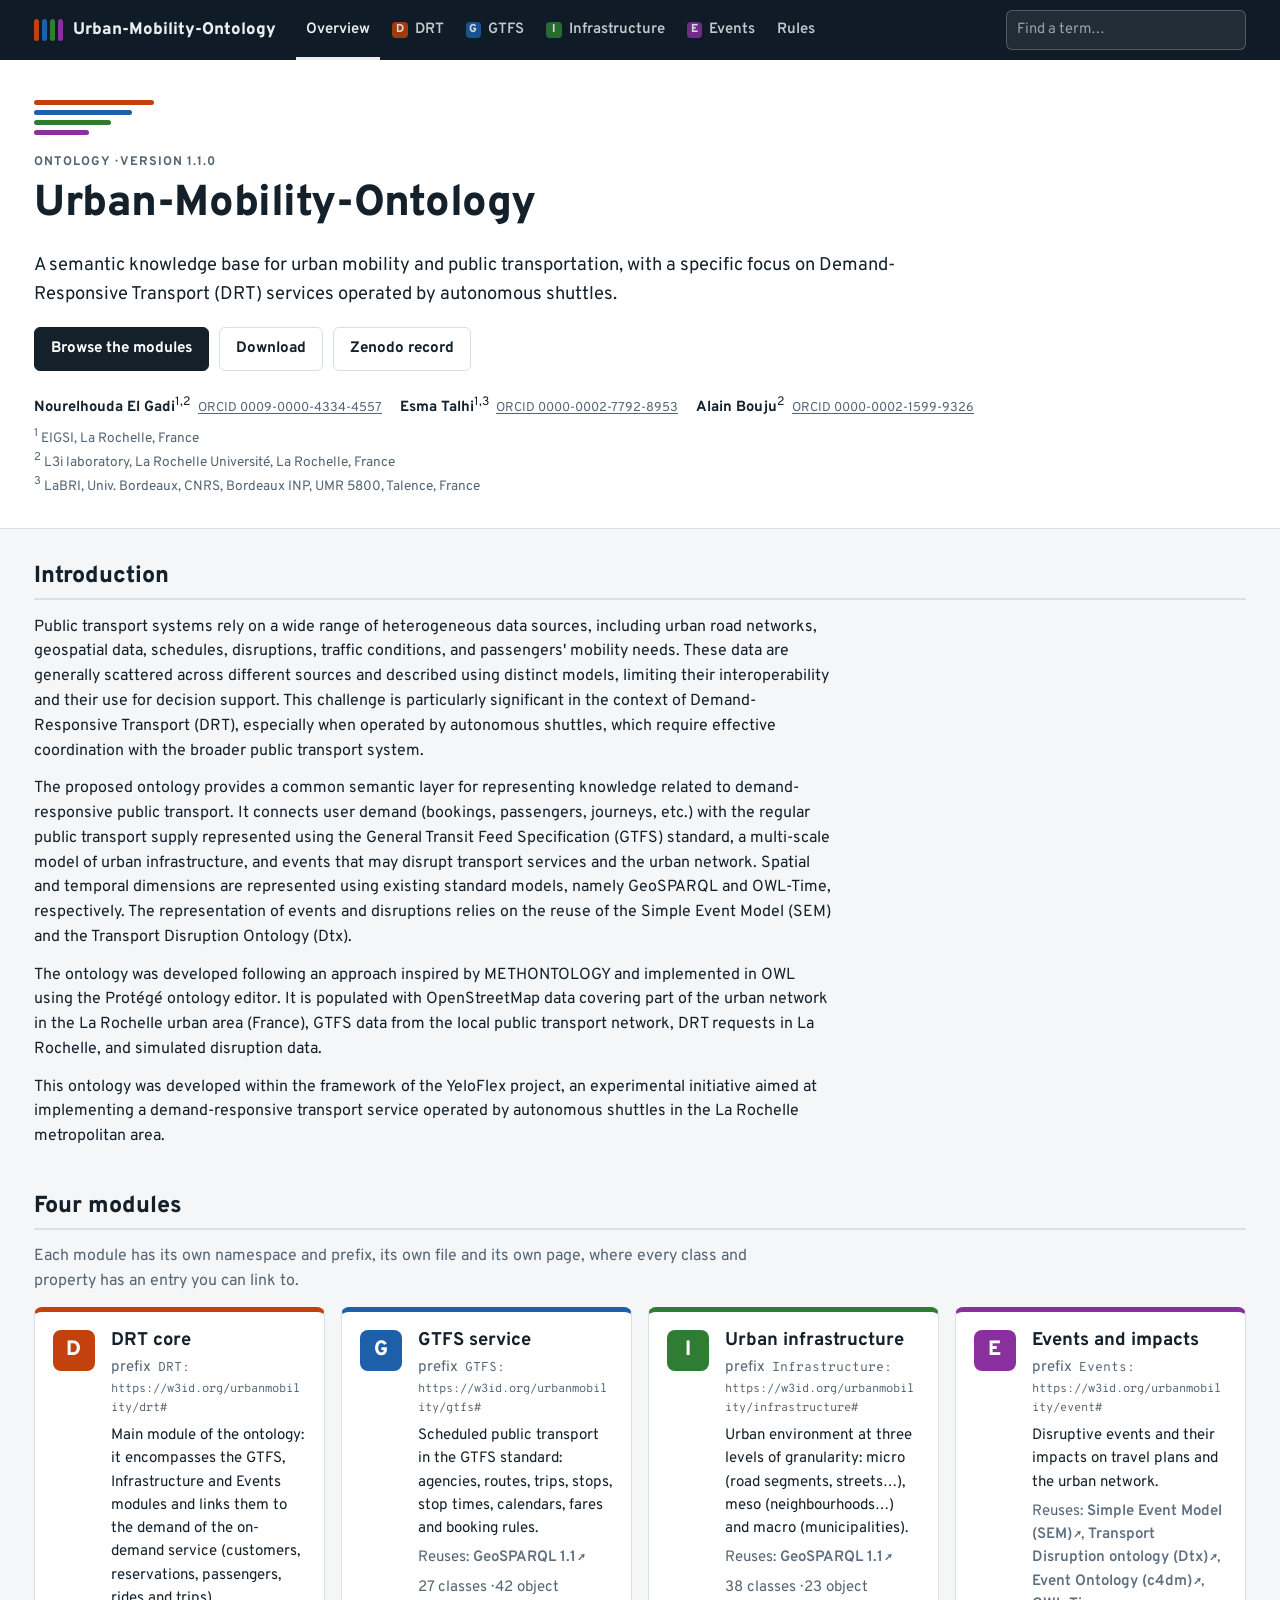
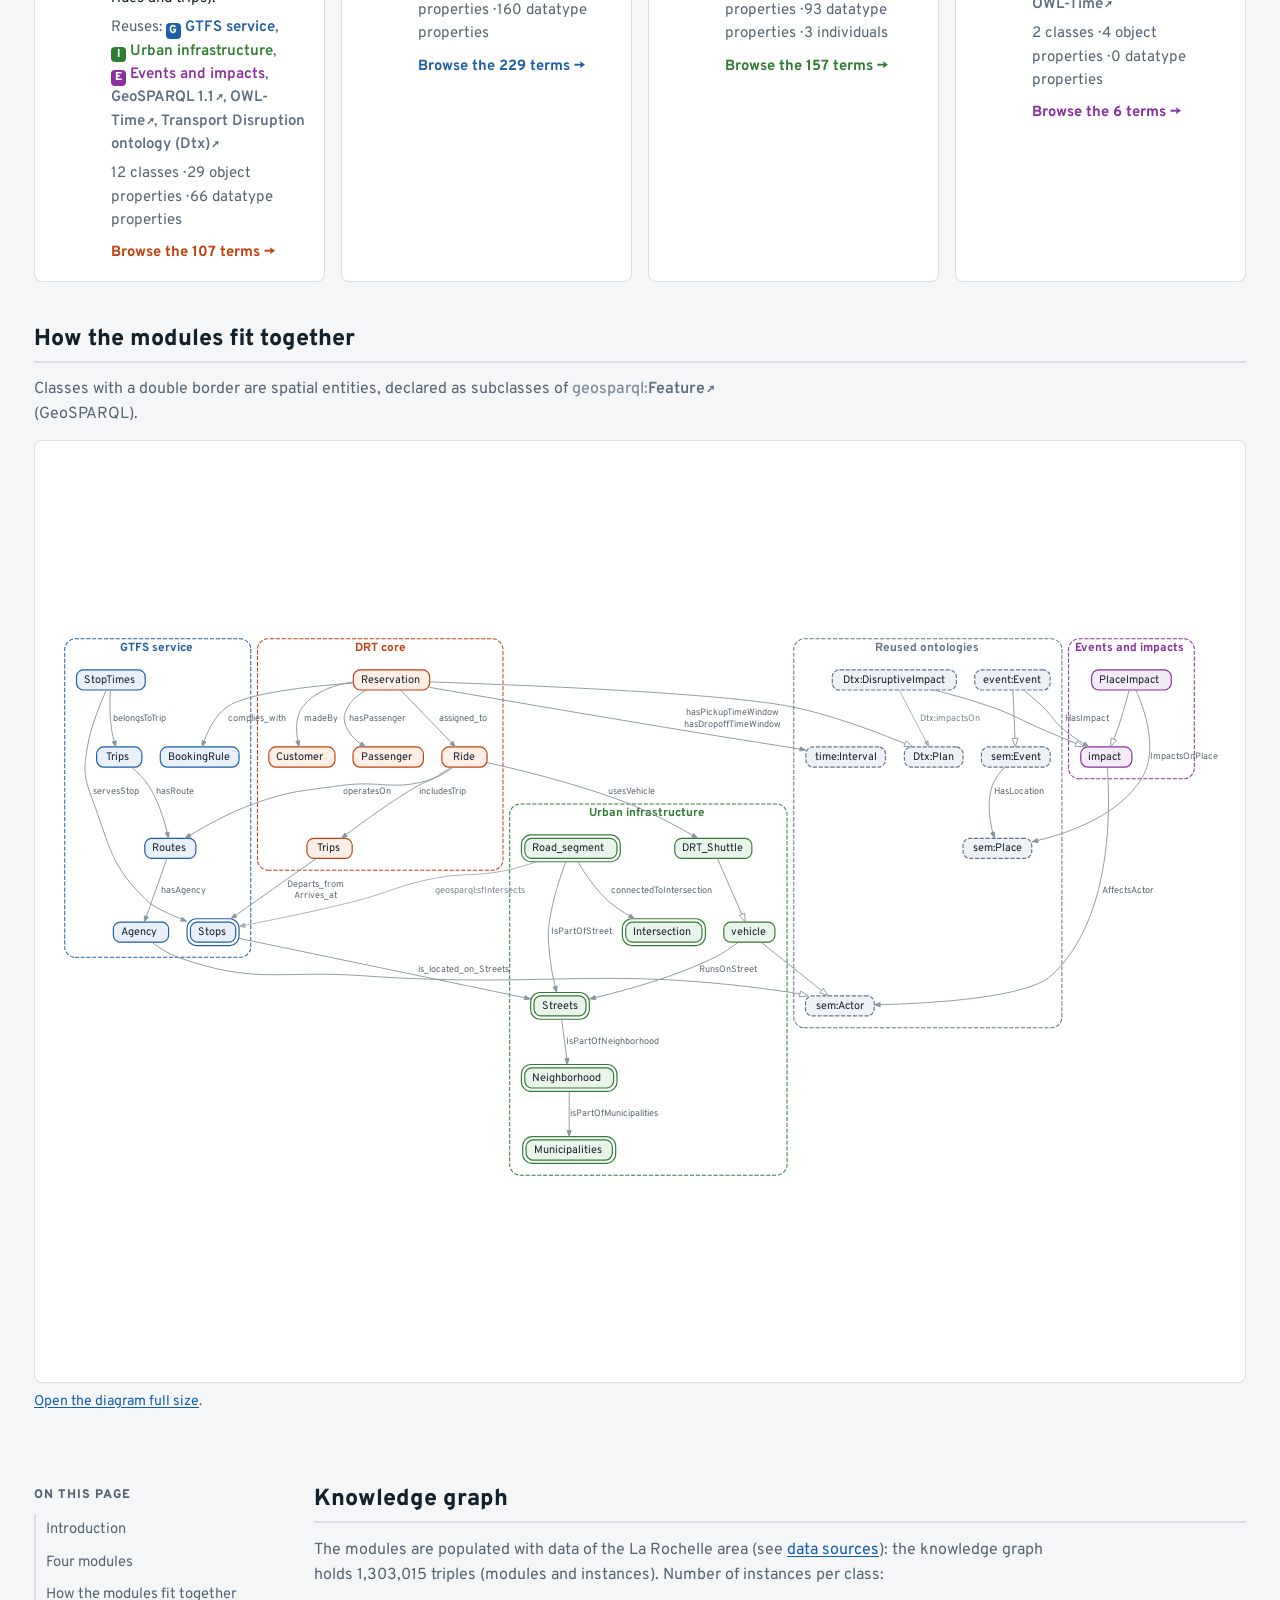
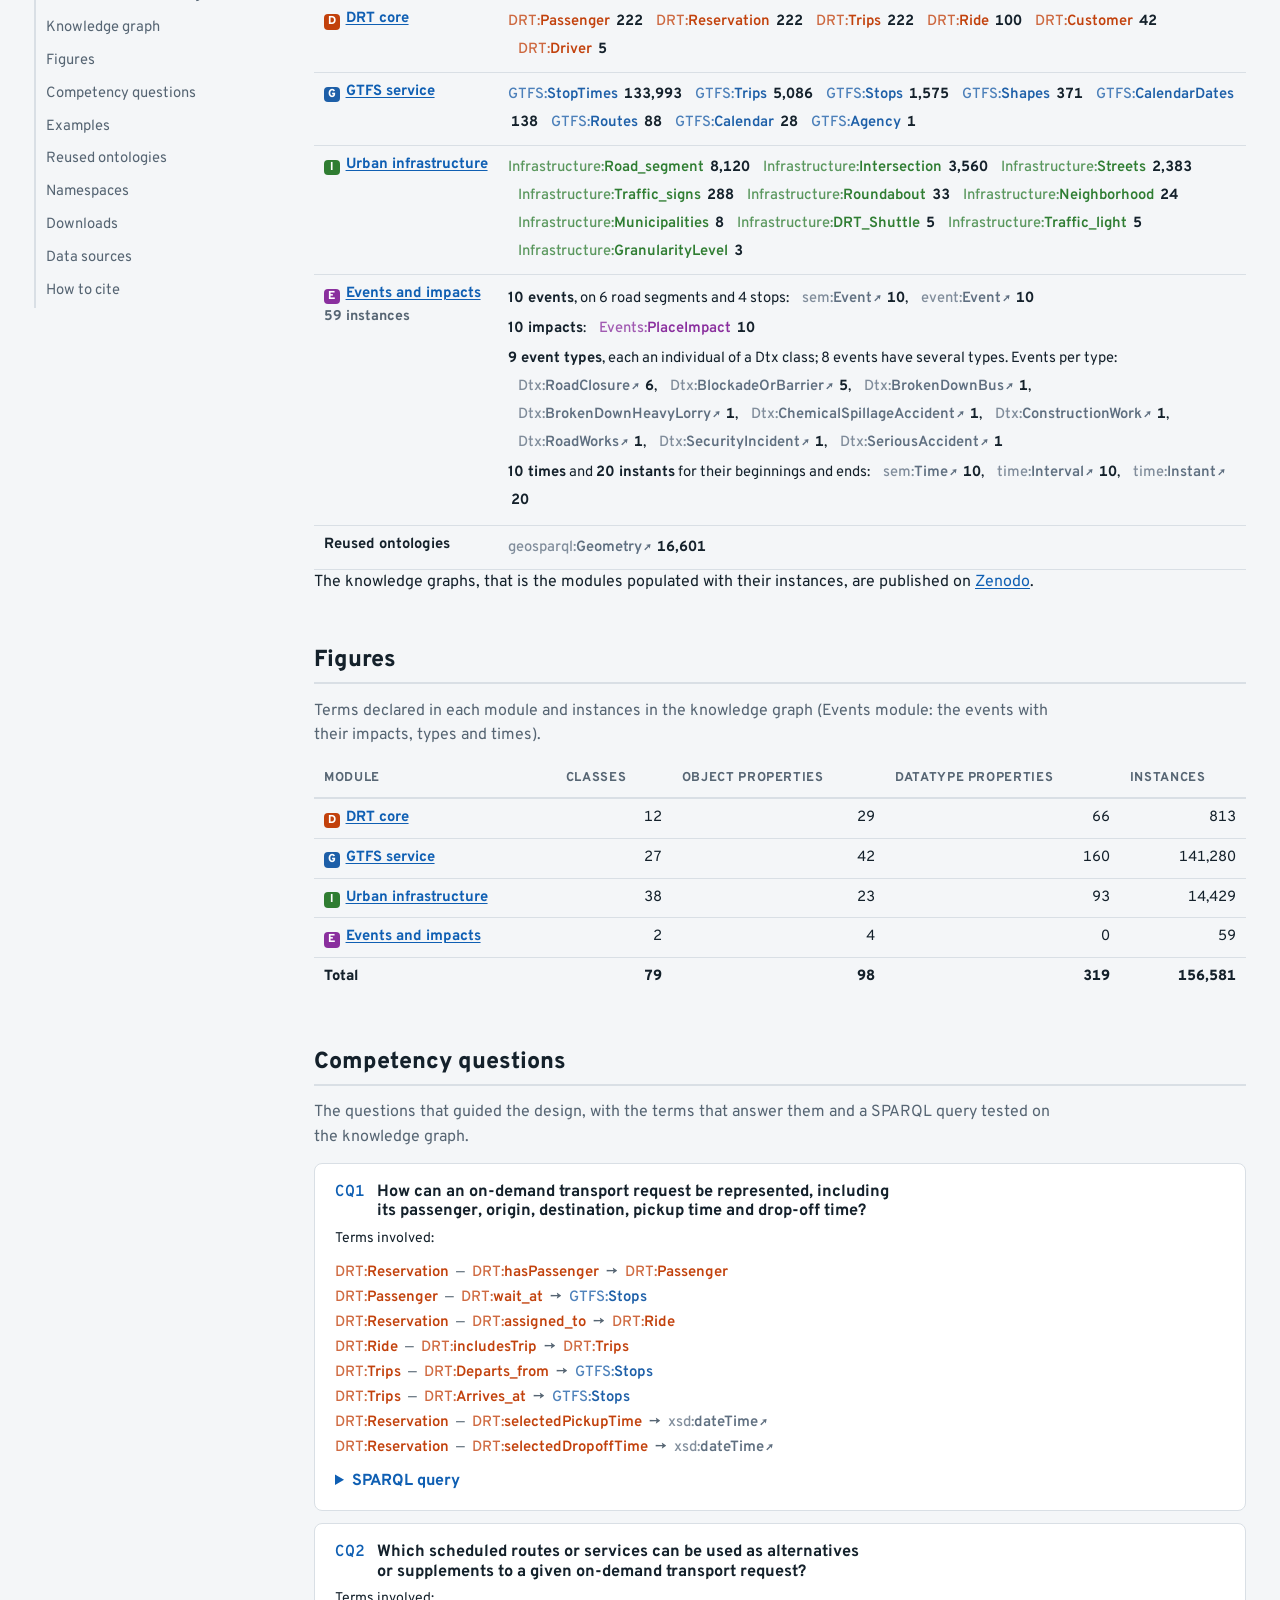
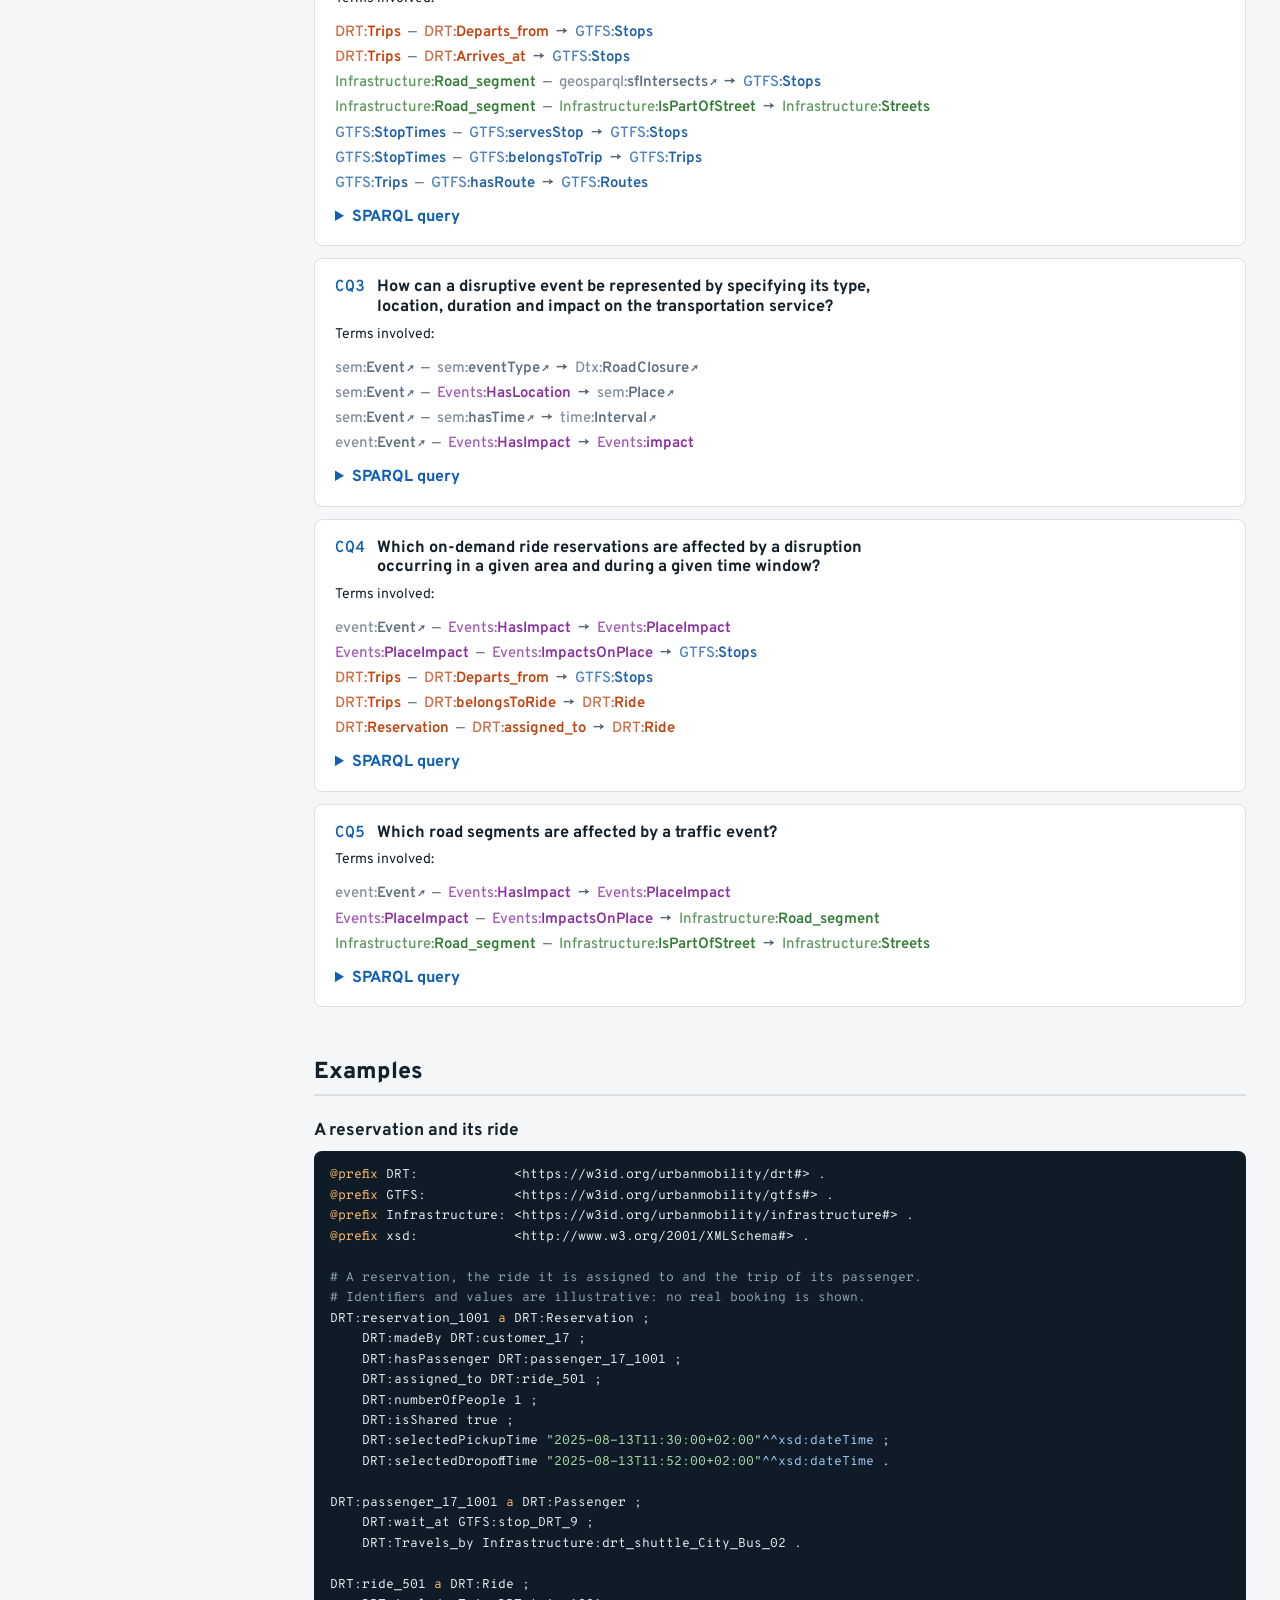
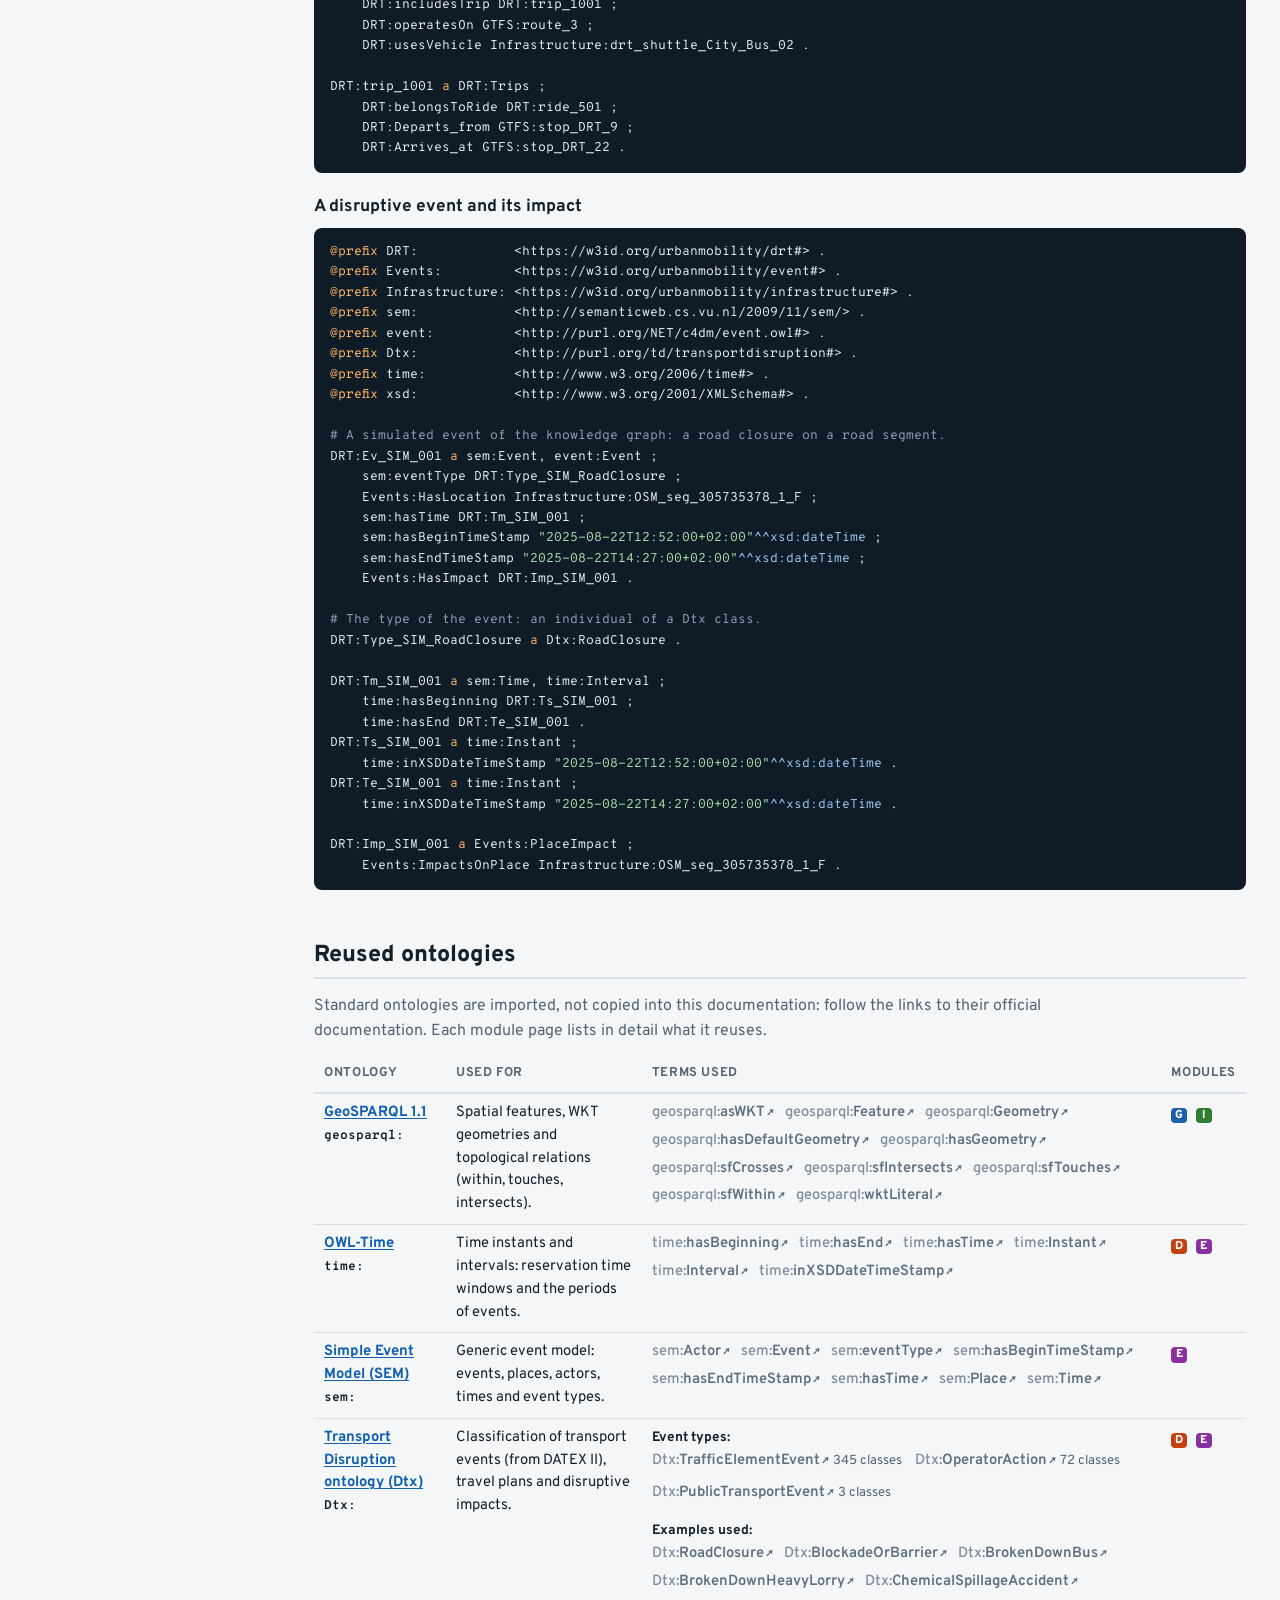
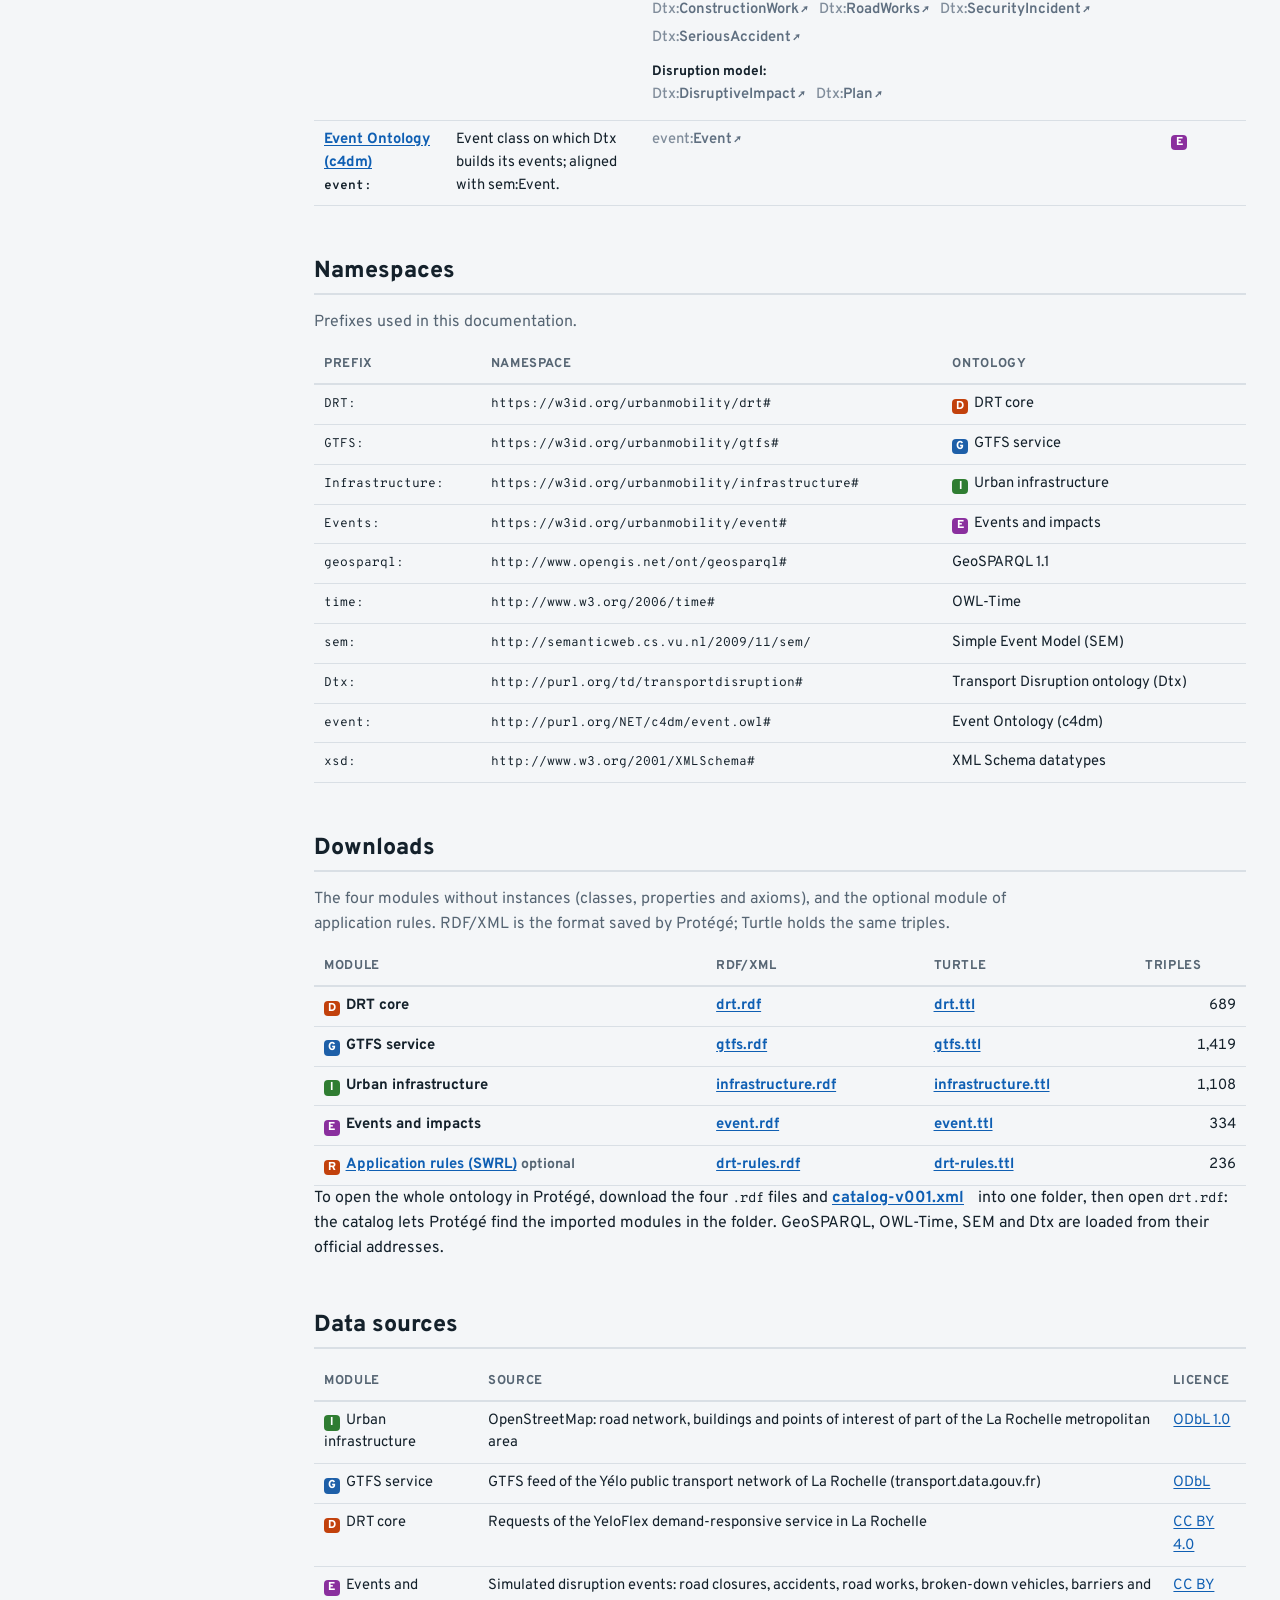
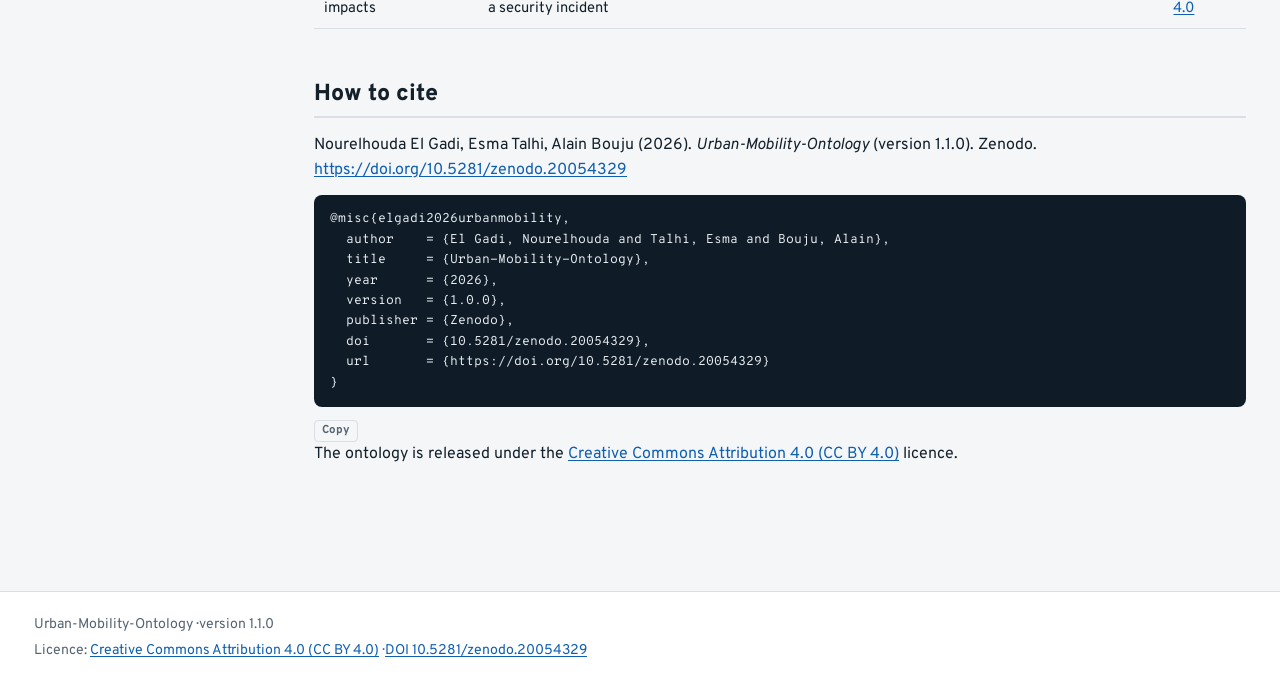
<file: index.html>
<!DOCTYPE html>
<html lang="en">
<head>
<meta charset="utf-8">
<meta name="viewport" content="width=device-width, initial-scale=1">
<title>Urban-Mobility-Ontology</title>
<meta name="description" content="A semantic knowledge base for urban mobility and public transportation, with a specific focus on Demand-Responsive Transport (DRT) services operated by autonomous shuttles.">
<link rel="preconnect" href="https://fonts.googleapis.com"><link rel="preconnect" href="https://fonts.gstatic.com" crossorigin><link href="https://fonts.googleapis.com/css2?family=Overpass:wght@400;500;600;700;800&family=Overpass+Mono:wght@400;600&display=swap" rel="stylesheet">
<link rel="stylesheet" href="assets/style.css">
</head>
<body>
<a class="skip" href="#main">Skip to content</a>
<header class="topbar">
  <div class="topbar-inner">
    <a class="brand" href="index.html"><span class="brand-lines" aria-hidden="true"><i class="m-drt"></i><i class="m-gtfs"></i><i class="m-infra"></i><i class="m-event"></i></span><span>Urban-Mobility-Ontology</span></a>
    <nav class="mainnav" aria-label="Documentation sections"><a href="index.html" class="active">Overview</a><a href="drt.html" class="m-drt"><span class="line-badge m-drt xs" aria-hidden="true">D</span>DRT</a><a href="gtfs.html" class="m-gtfs"><span class="line-badge m-gtfs xs" aria-hidden="true">G</span>GTFS</a><a href="infrastructure.html" class="m-infra"><span class="line-badge m-infra xs" aria-hidden="true">I</span>Infrastructure</a><a href="event.html" class="m-event"><span class="line-badge m-event xs" aria-hidden="true">E</span>Events</a><a href="rules.html" class="">Rules</a></nav>
    <div class="search" role="search">
      <label class="sr" for="q">Find a class or property</label>
      <input id="q" type="search" placeholder="Find a term…" autocomplete="off" spellcheck="false" aria-controls="q-results" aria-expanded="false">
      <ul id="q-results" class="q-results" role="listbox" hidden></ul>
    </div>
  </div>
</header>
<main id="main">

<section class="hero home-hero">
  <div class="wrap">
    <div class="lines" aria-hidden="true"><i class="m-drt"></i><i class="m-gtfs"></i><i class="m-infra"></i><i class="m-event"></i></div>
    <p class="eyebrow">Ontology · version 1.1.0</p>
    <h1>Urban-Mobility-Ontology</h1>
    <p class="lead">A semantic knowledge base for urban mobility and public transportation, with a specific focus on Demand-Responsive Transport (DRT) services operated by autonomous shuttles.</p>
    <p class="actions"><a class="btn primary" href="#modules">Browse the modules</a><a class="btn" href="#downloads">Download</a><a class="btn" href="https://doi.org/10.5281/zenodo.20054329">Zenodo record</a></p>
    <div class="authors"><ul class="au-list"><li><span class="au">Nourelhouda El Gadi</span><sup>1,2</sup> <a class="orcid" href="https://orcid.org/0009-0000-4334-4557" target="_blank" rel="noopener" aria-label="ORCID of Nourelhouda El Gadi">ORCID 0009-0000-4334-4557</a></li><li><span class="au">Esma Talhi</span><sup>1,3</sup> <a class="orcid" href="https://orcid.org/0000-0002-7792-8953" target="_blank" rel="noopener" aria-label="ORCID of Esma Talhi">ORCID 0000-0002-7792-8953</a></li><li><span class="au">Alain Bouju</span><sup>2</sup> <a class="orcid" href="https://orcid.org/0000-0002-1599-9326" target="_blank" rel="noopener" aria-label="ORCID of Alain Bouju">ORCID 0000-0002-1599-9326</a></li></ul><ul class="aff-list"><li><sup>1</sup> EIGSI, La Rochelle, France</li><li><sup>2</sup> L3i laboratory, La Rochelle Université, La Rochelle, France</li><li><sup>3</sup> LaBRI, Univ. Bordeaux, CNRS, Bordeaux INP, UMR 5800, Talence, France</li></ul></div>
  </div>
</section>
<div class="band"><div class="wrap">
    <section class="block narrow" id="introduction"><h2>Introduction</h2><p>Public transport systems rely on a wide range of heterogeneous data sources, including urban road networks, geospatial data, schedules, disruptions, traffic conditions, and passengers&#x27; mobility needs. These data are generally scattered across different sources and described using distinct models, limiting their interoperability and their use for decision support. This challenge is particularly significant in the context of Demand-Responsive Transport (DRT), especially when operated by autonomous shuttles, which require effective coordination with the broader public transport system.</p><p>The proposed ontology provides a common semantic layer for representing knowledge related to demand-responsive public transport. It connects user demand (bookings, passengers, journeys, etc.) with the regular public transport supply represented using the General Transit Feed Specification (GTFS) standard, a multi-scale model of urban infrastructure, and events that may disrupt transport services and the urban network. Spatial and temporal dimensions are represented using existing standard models, namely GeoSPARQL and OWL-Time, respectively. The representation of events and disruptions relies on the reuse of the Simple Event Model (SEM) and the Transport Disruption Ontology (Dtx).</p><p>The ontology was developed following an approach inspired by METHONTOLOGY and implemented in OWL using the Protégé ontology editor. It is populated with OpenStreetMap data covering part of the urban network in the La Rochelle urban area (France), GTFS data from the local public transport network, DRT requests in La Rochelle, and simulated disruption data.</p><p>This ontology was developed within the framework of the YeloFlex project, an experimental initiative aimed at implementing a demand-responsive transport service operated by autonomous shuttles in the La Rochelle metropolitan area.</p>
      </section>
    <section class="block" id="modules"><h2>Four modules</h2><p class="sub">Each module has its own namespace and prefix, its own file and its own page, where every class and property has an entry you can link to.</p><div class="mod-grid"><article class="mod-card m-drt"><span class="line-badge m-drt lg" aria-hidden="true">D</span><div><h3><a href="drt.html">DRT core</a></h3><p class="pfx-line">prefix <code>DRT:</code><code class="ns-small">https://w3id.org/urbanmobility/drt#</code></p><p>Main module of the ontology: it encompasses the GTFS, Infrastructure and Events modules and links them to the demand of the on-demand service (customers, reservations, passengers, rides and trips).</p><p class="mod-reuse">Reuses: <a class="t m-gtfs" href="gtfs.html"><span class="line-badge m-gtfs xs" aria-hidden="true">G</span>GTFS service</a>, <a class="t m-infra" href="infrastructure.html"><span class="line-badge m-infra xs" aria-hidden="true">I</span>Urban infrastructure</a>, <a class="t m-event" href="event.html"><span class="line-badge m-event xs" aria-hidden="true">E</span>Events and impacts</a>, <a class="t ext" href="https://docs.ogc.org/is/22-047r1/22-047r1.html" target="_blank" rel="noopener">GeoSPARQL 1.1<span class="ext-mark" aria-hidden="true">↗</span></a>, <a class="t ext" href="https://www.w3.org/TR/owl-time/" target="_blank" rel="noopener">OWL-Time<span class="ext-mark" aria-hidden="true">↗</span></a>, <a class="t ext" href="https://transportdisruption.github.io/transportdisruption.html" target="_blank" rel="noopener">Transport Disruption ontology (Dtx)<span class="ext-mark" aria-hidden="true">↗</span></a></p><p class="mod-count">12 classes · 29 object properties · 66 datatype properties</p><a class="go" href="drt.html">Browse the 107 terms →</a></div></article><article class="mod-card m-gtfs"><span class="line-badge m-gtfs lg" aria-hidden="true">G</span><div><h3><a href="gtfs.html">GTFS service</a></h3><p class="pfx-line">prefix <code>GTFS:</code><code class="ns-small">https://w3id.org/urbanmobility/gtfs#</code></p><p>Scheduled public transport in the GTFS standard: agencies, routes, trips, stops, stop times, calendars, fares and booking rules.</p><p class="mod-reuse">Reuses: <a class="t ext" href="https://docs.ogc.org/is/22-047r1/22-047r1.html" target="_blank" rel="noopener">GeoSPARQL 1.1<span class="ext-mark" aria-hidden="true">↗</span></a></p><p class="mod-count">27 classes · 42 object properties · 160 datatype properties</p><a class="go" href="gtfs.html">Browse the 229 terms →</a></div></article><article class="mod-card m-infra"><span class="line-badge m-infra lg" aria-hidden="true">I</span><div><h3><a href="infrastructure.html">Urban infrastructure</a></h3><p class="pfx-line">prefix <code>Infrastructure:</code><code class="ns-small">https://w3id.org/urbanmobility/infrastructure#</code></p><p>Urban environment at three levels of granularity: micro (road segments, streets…), meso (neighbourhoods…) and macro (municipalities).</p><p class="mod-reuse">Reuses: <a class="t ext" href="https://docs.ogc.org/is/22-047r1/22-047r1.html" target="_blank" rel="noopener">GeoSPARQL 1.1<span class="ext-mark" aria-hidden="true">↗</span></a></p><p class="mod-count">38 classes · 23 object properties · 93 datatype properties · 3 individuals</p><a class="go" href="infrastructure.html">Browse the 157 terms →</a></div></article><article class="mod-card m-event"><span class="line-badge m-event lg" aria-hidden="true">E</span><div><h3><a href="event.html">Events and impacts</a></h3><p class="pfx-line">prefix <code>Events:</code><code class="ns-small">https://w3id.org/urbanmobility/event#</code></p><p>Disruptive events and their impacts on travel plans and the urban network.</p><p class="mod-reuse">Reuses: <a class="t ext" href="https://semanticweb.cs.vu.nl/2009/11/sem/" target="_blank" rel="noopener">Simple Event Model (SEM)<span class="ext-mark" aria-hidden="true">↗</span></a>, <a class="t ext" href="https://transportdisruption.github.io/transportdisruption.html" target="_blank" rel="noopener">Transport Disruption ontology (Dtx)<span class="ext-mark" aria-hidden="true">↗</span></a>, <a class="t ext" href="http://motools.sourceforge.net/event/event.html" target="_blank" rel="noopener">Event Ontology (c4dm)<span class="ext-mark" aria-hidden="true">↗</span></a>, <a class="t ext" href="https://www.w3.org/TR/owl-time/" target="_blank" rel="noopener">OWL-Time<span class="ext-mark" aria-hidden="true">↗</span></a></p><p class="mod-count">2 classes · 4 object properties · 0 datatype properties</p><a class="go" href="event.html">Browse the 6 terms →</a></div></article></div></section>
    <section class="block" id="architecture"><h2>How the modules fit together</h2>
      <p class="sub">Classes with a double border are spatial entities, declared as subclasses of <a class="t ext" href="https://docs.ogc.org/is/22-047r1/22-047r1.html#_class_geofeature" title="http://www.opengis.net/ont/geosparql#Feature" target="_blank" rel="noopener"><span class="pfx">geosparql:</span>Feature<span class="ext-mark" aria-hidden="true">↗</span></a> (GeoSPARQL).</p>
      <figure class="diagram"><div class="diagram-scroll"><div class="diagram-inner" style="min-width:1100px"><svg width="1411pt" height="678pt"
 viewBox="0.00 0.00 1410.60 677.60" xmlns="http://www.w3.org/2000/svg" xmlns:xlink="http://www.w3.org/1999/xlink">
<g id="graph0" class="graph" transform="scale(1 1) rotate(0) translate(10.8 666.8)">
<title>G</title>
<g id="clust1" class="cluster cl m&#45;drt">
<title>cluster_drt</title>
<path fill="transparent" stroke="#c2410c" stroke-width="1.2" stroke-dasharray="5,2" d="M250,-372C250,-372 519,-372 519,-372 525,-372 531,-378 531,-384 531,-384 531,-636 531,-636 531,-642 525,-648 519,-648 519,-648 250,-648 250,-648 244,-648 238,-642 238,-636 238,-636 238,-384 238,-384 238,-378 244,-372 250,-372"/>
<text text-anchor="start" x="354" y="-633.8" font-family="Overpass" font-weight="bold" font-size="14.00" fill="#c2410c">DRT core</text>
</g>
<g id="clust2" class="cluster cl m&#45;gtfs">
<title>cluster_gtfs</title>
<path fill="transparent" stroke="#1d5fa8" stroke-width="1.2" stroke-dasharray="5,2" d="M20,-268C20,-268 218,-268 218,-268 224,-268 230,-274 230,-280 230,-280 230,-636 230,-636 230,-642 224,-648 218,-648 218,-648 20,-648 20,-648 14,-648 8,-642 8,-636 8,-636 8,-280 8,-280 8,-274 14,-268 20,-268"/>
<text text-anchor="start" x="74" y="-633.8" font-family="Overpass" font-weight="bold" font-size="14.00" fill="#1d5fa8">GTFS service</text>
</g>
<g id="clust3" class="cluster cl m&#45;infra">
<title>cluster_infra</title>
<path fill="transparent" stroke="#2f7d32" stroke-width="1.2" stroke-dasharray="5,2" d="M551,-8C551,-8 858,-8 858,-8 864,-8 870,-14 870,-20 870,-20 870,-439 870,-439 870,-445 864,-451 858,-451 858,-451 551,-451 551,-451 545,-451 539,-445 539,-439 539,-439 539,-20 539,-20 539,-14 545,-8 551,-8"/>
<text text-anchor="start" x="633.5" y="-436.8" font-family="Overpass" font-weight="bold" font-size="14.00" fill="#2f7d32">Urban infrastructure</text>
</g>
<g id="clust4" class="cluster cl m&#45;event">
<title>cluster_event</title>
<path fill="transparent" stroke="#8a2f9e" stroke-width="1.2" stroke-dasharray="5,2" d="M1218,-481C1218,-481 1344,-481 1344,-481 1350,-481 1356,-487 1356,-493 1356,-493 1356,-636 1356,-636 1356,-642 1350,-648 1344,-648 1344,-648 1218,-648 1218,-648 1212,-648 1206,-642 1206,-636 1206,-636 1206,-493 1206,-493 1206,-487 1212,-481 1218,-481"/>
<text text-anchor="start" x="1214" y="-633.8" font-family="Overpass" font-weight="bold" font-size="14.00" fill="#8a2f9e">Events and impacts</text>
</g>
<g id="clust5" class="cluster cl m&#45;std">
<title>cluster_std</title>
<path fill="transparent" stroke="#64748b" stroke-width="1.2" stroke-dasharray="5,2" d="M890,-184C890,-184 1186,-184 1186,-184 1192,-184 1198,-190 1198,-196 1198,-196 1198,-636 1198,-636 1198,-642 1192,-648 1186,-648 1186,-648 890,-648 890,-648 884,-648 878,-642 878,-636 878,-636 878,-196 878,-196 878,-190 884,-184 890,-184"/>
<text text-anchor="start" x="975" y="-633.8" font-family="Overpass" font-weight="bold" font-size="14.00" fill="#64748b">Reused ontologies</text>
</g>
<!-- DRT:Customer -->
<g id="node1" class="node own m&#45;drt">
<title>DRT:Customer</title>
<g id="a_node1"><a xlink:href="drt.html#Customer" xlink:title="DRT:Customer: A person who books DRT trips. The customer makes the reservation and may travel or book for other passengers.">
<path fill="#fdeee6" stroke="#c2410c" stroke-width="1.4" d="M322.5,-519C322.5,-519 259.5,-519 259.5,-519 255.5,-519 251.5,-515 251.5,-511 251.5,-511 251.5,-503 251.5,-503 251.5,-499 255.5,-495 259.5,-495 259.5,-495 322.5,-495 322.5,-495 326.5,-495 330.5,-499 330.5,-503 330.5,-503 330.5,-511 330.5,-511 330.5,-515 326.5,-519 322.5,-519"/>
<text text-anchor="start" x="260.5" y="-503.6" font-family="Overpass" font-size="13.00" fill="#14212b">Customer</text>
</a>
</g>
</g>
<!-- DRT:Reservation -->
<g id="node2" class="node own m&#45;drt">
<title>DRT:Reservation</title>
<g id="a_node2"><a xlink:href="drt.html#Reservation" xlink:title="DRT:Reservation: A booking for the on&#45;demand transport service, made by a customer for one or more passengers. It states the requested pickup and…">
<path fill="#fdeee6" stroke="#c2410c" stroke-width="1.4" d="M435.5,-611C435.5,-611 360.5,-611 360.5,-611 356.5,-611 352.5,-607 352.5,-603 352.5,-603 352.5,-595 352.5,-595 352.5,-591 356.5,-587 360.5,-587 360.5,-587 435.5,-587 435.5,-587 439.5,-587 443.5,-591 443.5,-595 443.5,-595 443.5,-603 443.5,-603 443.5,-607 439.5,-611 435.5,-611"/>
<text text-anchor="start" x="361.5" y="-595.6" font-family="Overpass" font-size="13.00" fill="#14212b">Reservation</text>
</a>
</g>
</g>
<!-- DRT:Reservation&#45;&gt;DRT:Customer -->
<g id="edge2" class="edge op">
<title>DRT:Reservation&#45;&gt;DRT:Customer</title>
<path fill="none" stroke="#8795a1" stroke-width="1.1" d="M352.4,-596.62C330.52,-593.38 306.07,-585.45 292,-567 283.27,-555.56 283.82,-538.92 286.09,-526.22"/>
<polygon fill="#8795a1" stroke="#8795a1" stroke-width="1.1" points="288.51,-526.63 287.57,-519.27 283.72,-525.61 288.51,-526.63"/>
<g id="a_edge2_0"><a xlink:href="drt.html#madeBy" xlink:title="DRT:madeBy: Links a reservation to the customer who made it.">
<text text-anchor="start" x="293.5" y="-550.2" font-family="Overpass" font-size="11.00" fill="#5a6977">madeBy</text>
</a>
</g>
</g>
<!-- DRT:Passenger -->
<g id="node3" class="node own m&#45;drt">
<title>DRT:Passenger</title>
<g id="a_node3"><a xlink:href="drt.html#Passenger" xlink:title="DRT:Passenger: A person who travels on a DRT trip under a reservation.">
<path fill="#fdeee6" stroke="#c2410c" stroke-width="1.4" d="M428,-519C428,-519 360,-519 360,-519 356,-519 352,-515 352,-511 352,-511 352,-503 352,-503 352,-499 356,-495 360,-495 360,-495 428,-495 428,-495 432,-495 436,-499 436,-503 436,-503 436,-511 436,-511 436,-515 432,-519 428,-519"/>
<text text-anchor="start" x="361" y="-503.6" font-family="Overpass" font-size="13.00" fill="#14212b">Passenger</text>
</a>
</g>
</g>
<!-- DRT:Reservation&#45;&gt;DRT:Passenger -->
<g id="edge3" class="edge op">
<title>DRT:Reservation&#45;&gt;DRT:Passenger</title>
<path fill="none" stroke="#8795a1" stroke-width="1.1" d="M368.02,-586.94C359.36,-582.19 350.93,-575.68 346,-567 339.85,-556.18 340.05,-549.93 346,-539 349.49,-532.6 354.93,-527.31 360.91,-523.04"/>
<polygon fill="#8795a1" stroke="#8795a1" stroke-width="1.1" points="362.48,-524.95 367.03,-519.09 359.82,-520.83 362.48,-524.95"/>
<g id="a_edge3_1"><a xlink:href="drt.html#hasPassenger" xlink:title="DRT:hasPassenger: Links a reservation to a passenger who travels under it.">
<text text-anchor="start" x="347" y="-550.2" font-family="Overpass" font-size="11.00" fill="#5a6977">hasPassenger</text>
</a>
</g>
</g>
<!-- DRT:Ride -->
<g id="node4" class="node own m&#45;drt">
<title>DRT:Ride</title>
<g id="a_node4"><a xlink:href="drt.html#Ride" xlink:title="DRT:Ride: A vehicle run of the DRT service. A ride is operated by one driver with one shuttle on a DRT line, and includes the trips of all…">
<path fill="#fdeee6" stroke="#c2410c" stroke-width="1.4" d="M504,-519C504,-519 466,-519 466,-519 462,-519 458,-515 458,-511 458,-511 458,-503 458,-503 458,-499 462,-495 466,-495 466,-495 504,-495 504,-495 508,-495 512,-499 512,-503 512,-503 512,-511 512,-511 512,-515 508,-519 504,-519"/>
<text text-anchor="start" x="471" y="-503.6" font-family="Overpass" font-size="13.00" fill="#14212b">Ride</text>
</a>
</g>
</g>
<!-- DRT:Reservation&#45;&gt;DRT:Ride -->
<g id="edge4" class="edge op">
<title>DRT:Reservation&#45;&gt;DRT:Ride</title>
<path fill="none" stroke="#8795a1" stroke-width="1.1" d="M408.67,-586.96C423.8,-571.31 451.61,-542.55 469.15,-524.39"/>
<polygon fill="#8795a1" stroke="#8795a1" stroke-width="1.1" points="471.14,-525.86 474.24,-519.13 467.62,-522.46 471.14,-525.86"/>
<g id="a_edge4_2"><a xlink:href="drt.html#assigned_to" xlink:title="DRT:assigned_to: Links a reservation to the ride (vehicle run) to which it is assigned.">
<text text-anchor="start" x="455" y="-550.2" font-family="Overpass" font-size="11.00" fill="#5a6977">assigned_to</text>
</a>
</g>
</g>
<!-- GTFS:BookingRule -->
<g id="node6" class="node own m&#45;gtfs">
<title>GTFS:BookingRule</title>
<g id="a_node6"><a xlink:href="gtfs.html#BookingRule" xlink:title="GTFS:BookingRule: The booking rules of a service that must be booked in advance, such as on&#45;demand transport: how, when and how far ahead a pickup…">
<path fill="#e8f0fa" stroke="#1d5fa8" stroke-width="1.4" d="M208,-519C208,-519 130,-519 130,-519 126,-519 122,-515 122,-511 122,-511 122,-503 122,-503 122,-499 126,-495 130,-495 130,-495 208,-495 208,-495 212,-495 216,-499 216,-503 216,-503 216,-511 216,-511 216,-515 212,-519 208,-519"/>
<text text-anchor="start" x="131" y="-503.6" font-family="Overpass" font-size="13.00" fill="#14212b">BookingRule</text>
</a>
</g>
</g>
<!-- DRT:Reservation&#45;&gt;GTFS:BookingRule -->
<g id="edge9" class="edge op">
<title>DRT:Reservation&#45;&gt;GTFS:BookingRule</title>
<path fill="none" stroke="#8795a1" stroke-width="1.1" d="M352.41,-595.36C302.27,-591.68 225.67,-583.5 202,-567 188.03,-557.26 179.29,-539.6 174.35,-526.13"/>
<polygon fill="#8795a1" stroke="#8795a1" stroke-width="1.1" points="176.55,-525 171.98,-519.16 171.91,-526.58 176.55,-525"/>
<g id="a_edge9_3"><a xlink:href="drt.html#complies_with" xlink:title="DRT:complies_with: Links a reservation to a booking rule that it must comply with, for example a minimum prior notice.">
<text text-anchor="start" x="203" y="-550.2" font-family="Overpass" font-size="11.00" fill="#5a6977">complies_with</text>
</a>
</g>
</g>
<!-- Dtx:Plan -->
<g id="node26" class="node ext">
<title>Dtx:Plan</title>
<g id="a_node26"><a xlink:href="https://transportdisruption.github.io/transportdisruption.html#d4e4574" xlink:title="Dtx:Plan: Plan provides an extension point for users of the ontology to describe an agent&#39;s plan that may be impacted by an event." target="_blank">
<path fill="#eef1f5" stroke="#64748b" stroke-width="1.4" stroke-dasharray="5,2" d="M1072,-519C1072,-519 1018,-519 1018,-519 1014,-519 1010,-515 1010,-511 1010,-511 1010,-503 1010,-503 1010,-499 1014,-495 1018,-495 1018,-495 1072,-495 1072,-495 1076,-495 1080,-499 1080,-503 1080,-503 1080,-511 1080,-511 1080,-515 1076,-519 1072,-519"/>
<text text-anchor="middle" x="1045" y="-503.6" font-family="Overpass" font-size="13.00" fill="#14212b">Dtx:Plan</text>
</a>
</g>
</g>
<!-- DRT:Reservation&#45;&gt;Dtx:Plan -->
<g id="edge26" class="edge sub">
<title>DRT:Reservation&#45;&gt;Dtx:Plan</title>
<g id="a_edge26"><a xlink:title="subclass of">
<path fill="none" stroke="#8795a1" stroke-width="1.1" d="M443.65,-596.6C546.43,-593.19 793.35,-583.51 875,-567 923.35,-557.22 976.74,-537.06 1010.55,-523.04"/>
<polygon fill="none" stroke="#8795a1" stroke-width="1.1" points="1012.1,-526.19 1019.97,-519.09 1009.39,-519.73 1012.1,-526.19"/>
</a>
</g>
</g>
<!-- time:Interval -->
<g id="node27" class="node ext">
<title>time:Interval</title>
<g id="a_node27"><a xlink:href="https://www.w3.org/TR/owl-time/#time:Interval" xlink:title="time:Interval: A temporal entity with an extent or duration" target="_blank">
<path fill="#eef1f5" stroke="#64748b" stroke-width="1.4" stroke-dasharray="5,2" d="M979.5,-519C979.5,-519 900.5,-519 900.5,-519 896.5,-519 892.5,-515 892.5,-511 892.5,-511 892.5,-503 892.5,-503 892.5,-499 896.5,-495 900.5,-495 900.5,-495 979.5,-495 979.5,-495 983.5,-495 987.5,-499 987.5,-503 987.5,-503 987.5,-511 987.5,-511 987.5,-515 983.5,-519 979.5,-519"/>
<text text-anchor="middle" x="940" y="-503.6" font-family="Overpass" font-size="13.00" fill="#14212b">time:Interval</text>
</a>
</g>
</g>
<!-- DRT:Reservation&#45;&gt;time:Interval -->
<g id="edge10" class="edge op">
<title>DRT:Reservation&#45;&gt;time:Interval</title>
<path fill="none" stroke="#8795a1" stroke-width="1.1" d="M443.72,-590.06C510.07,-578.59 636.92,-556.78 745,-539 792.29,-531.22 846.08,-522.69 885.17,-516.56"/>
<polygon fill="#8795a1" stroke="#8795a1" stroke-width="1.1" points="885.76,-518.94 892.29,-515.44 885,-514.1 885.76,-518.94"/>
<g id="a_edge10_4"><a xlink:href="drt.html#hasPickupTimeWindow" xlink:title="DRT:hasPickupTimeWindow: Links a reservation to the time interval in which the passenger must be picked up.">
<text text-anchor="start" x="749" y="-557.2" font-family="Overpass" font-size="11.00" fill="#5a6977">hasPickupTimeWindow</text>
</a>
</g>
<g id="a_edge10_5"><a xlink:href="drt.html#hasDropoffTimeWindow" xlink:title="DRT:hasDropoffTimeWindow: Links a reservation to the time interval in which the passenger must be dropped off.">
<text text-anchor="start" x="746.5" y="-543.2" font-family="Overpass" font-size="11.00" fill="#5a6977">hasDropoffTimeWindow</text>
</a>
</g>
</g>
<!-- DRT:Trips -->
<g id="node5" class="node own m&#45;drt">
<title>DRT:Trips</title>
<g id="a_node5"><a xlink:href="drt.html#Trips" xlink:title="DRT:Trips: A passenger journey of the DRT service: the trip of one passenger from a pickup stop to a drop&#45;off stop during a ride. Every DRT…">
<path fill="#fdeee6" stroke="#c2410c" stroke-width="1.4" d="M343,-410C343,-410 305,-410 305,-410 301,-410 297,-406 297,-402 297,-402 297,-394 297,-394 297,-390 301,-386 305,-386 305,-386 343,-386 343,-386 347,-386 351,-390 351,-394 351,-394 351,-402 351,-402 351,-406 347,-410 343,-410"/>
<text text-anchor="start" x="308.5" y="-394.6" font-family="Overpass" font-size="13.00" fill="#14212b">Trips</text>
</a>
</g>
</g>
<!-- DRT:Ride&#45;&gt;DRT:Trips -->
<g id="edge5" class="edge op">
<title>DRT:Ride&#45;&gt;DRT:Trips</title>
<path fill="none" stroke="#8795a1" stroke-width="1.1" d="M469.04,-494.78C462.37,-490.27 454.44,-485.17 447,-481 439.72,-476.92 437.23,-477.18 430,-473 398.71,-454.89 364.82,-430.27 344,-414.5"/>
<polygon fill="#8795a1" stroke="#8795a1" stroke-width="1.1" points="345.28,-412.4 338.23,-410.11 342.31,-416.3 345.28,-412.4"/>
<g id="a_edge5_6"><a xlink:href="drt.html#includesTrip" xlink:title="DRT:includesTrip: Links a ride to a passenger trip that it includes.">
<text text-anchor="start" x="431" y="-463.2" font-family="Overpass" font-size="11.00" fill="#5a6977">includesTrip</text>
</a>
</g>
</g>
<!-- GTFS:Routes -->
<g id="node7" class="node own m&#45;gtfs">
<title>GTFS:Routes</title>
<g id="a_node7"><a xlink:href="gtfs.html#Routes" xlink:title="GTFS:Routes: A public transit line: a group of trips shown to riders as a single service. It corresponds to the file routes.txt of the GTFS…">
<path fill="#e8f0fa" stroke="#1d5fa8" stroke-width="1.4" d="M156.5,-410C156.5,-410 111.5,-410 111.5,-410 107.5,-410 103.5,-406 103.5,-402 103.5,-402 103.5,-394 103.5,-394 103.5,-390 107.5,-386 111.5,-386 111.5,-386 156.5,-386 156.5,-386 160.5,-386 164.5,-390 164.5,-394 164.5,-394 164.5,-402 164.5,-402 164.5,-406 160.5,-410 156.5,-410"/>
<text text-anchor="start" x="112.5" y="-394.6" font-family="Overpass" font-size="13.00" fill="#14212b">Routes</text>
</a>
</g>
</g>
<!-- DRT:Ride&#45;&gt;GTFS:Routes -->
<g id="edge7" class="edge op">
<title>DRT:Ride&#45;&gt;GTFS:Routes</title>
<path fill="none" stroke="#8795a1" stroke-width="1.1" d="M471.82,-494.91C464.88,-489.73 455.97,-484.05 447,-481 401.01,-465.37 386.1,-479.77 338,-473 290.79,-466.35 277.87,-467.13 233,-451 205.96,-441.28 177.1,-425.42 157.56,-413.77"/>
<polygon fill="#8795a1" stroke="#8795a1" stroke-width="1.1" points="158.82,-411.67 151.56,-410.15 156.29,-415.86 158.82,-411.67"/>
<g id="a_edge7_7"><a xlink:href="drt.html#operatesOn" xlink:title="DRT:operatesOn: Links a ride to the DRT line (route) on which it operates.">
<text text-anchor="start" x="339.5" y="-463.2" font-family="Overpass" font-size="11.00" fill="#5a6977">operatesOn</text>
</a>
</g>
</g>
<!-- Infrastructure:DRT_Shuttle -->
<g id="node13" class="node own m&#45;infra">
<title>Infrastructure:DRT_Shuttle</title>
<g id="a_node13"><a xlink:href="infrastructure.html#DRT_Shuttle" xlink:title="Infrastructure:DRT_Shuttle: A vehicle temporarily assigned to the demand&#45;responsive transport (DRT) service. It can stop playing this role without ceasing to…">
<path fill="#e9f4ea" stroke="#2f7d32" stroke-width="1.4" d="M820,-410C820,-410 744,-410 744,-410 740,-410 736,-406 736,-402 736,-402 736,-394 736,-394 736,-390 740,-386 744,-386 744,-386 820,-386 820,-386 824,-386 828,-390 828,-394 828,-394 828,-402 828,-402 828,-406 824,-410 820,-410"/>
<text text-anchor="start" x="745" y="-394.6" font-family="Overpass" font-size="13.00" fill="#14212b">DRT_Shuttle</text>
</a>
</g>
</g>
<!-- DRT:Ride&#45;&gt;Infrastructure:DRT_Shuttle -->
<g id="edge6" class="edge op">
<title>DRT:Ride&#45;&gt;Infrastructure:DRT_Shuttle</title>
<path fill="none" stroke="#8795a1" stroke-width="1.1" d="M512.02,-500.33C550.52,-491.83 623.04,-474.27 682,-451 708.61,-440.5 737.43,-425.04 757.27,-413.7"/>
<polygon fill="#8795a1" stroke="#8795a1" stroke-width="1.1" points="758.54,-415.8 763.38,-410.18 756.09,-411.55 758.54,-415.8"/>
<g id="a_edge6_8"><a xlink:href="drt.html#usesVehicle" xlink:title="DRT:usesVehicle: Links a ride to the DRT shuttle that performs it.">
<text text-anchor="start" x="656" y="-463.2" font-family="Overpass" font-size="11.00" fill="#5a6977">usesVehicle</text>
</a>
</g>
</g>
<!-- GTFS:Stops -->
<g id="node10" class="node own m&#45;gtfs feature">
<title>GTFS:Stops</title>
<g id="a_node10"><a xlink:href="gtfs.html#Stops" xlink:title="GTFS:Stops: A stop or a station where vehicles pick up or drop off riders. Stops of the regular network and stops of the DRT service are both…">
<path fill="#e8f0fa" stroke="#1d5fa8" stroke-width="1.4" d="M204,-310C204,-310 166,-310 166,-310 162,-310 158,-306 158,-302 158,-302 158,-294 158,-294 158,-290 162,-286 166,-286 166,-286 204,-286 204,-286 208,-286 212,-290 212,-294 212,-294 212,-302 212,-302 212,-306 208,-310 204,-310"/>
<path fill="none" stroke="#1d5fa8" stroke-width="1.4" d="M205.33,-314C205.33,-314 164.67,-314 164.67,-314 159.33,-314 154,-308.67 154,-303.33 154,-303.33 154,-292.67 154,-292.67 154,-287.33 159.33,-282 164.67,-282 164.67,-282 205.33,-282 205.33,-282 210.67,-282 216,-287.33 216,-292.67 216,-292.67 216,-303.33 216,-303.33 216,-308.67 210.67,-314 205.33,-314"/>
<text text-anchor="start" x="167" y="-294.6" font-family="Overpass" font-size="13.00" fill="#14212b">Stops</text>
</a>
</g>
</g>
<!-- DRT:Trips&#45;&gt;GTFS:Stops -->
<g id="edge8" class="edge op">
<title>DRT:Trips&#45;&gt;GTFS:Stops</title>
<path fill="none" stroke="#8795a1" stroke-width="1.1" d="M308.33,-385.95C284.99,-369.5 240.81,-338.35 212.15,-318.14"/>
<polygon fill="#8795a1" stroke="#8795a1" stroke-width="1.1" points="213.41,-316.04 206.28,-314 210.59,-320.04 213.41,-316.04"/>
<g id="a_edge8_9"><a xlink:href="drt.html#Departs_from" xlink:title="DRT:Departs_from: Links a DRT trip to the stop where the passenger is picked up.">
<text text-anchor="start" x="273" y="-352.2" font-family="Overpass" font-size="11.00" fill="#5a6977">Departs_from</text>
</a>
</g>
<g id="a_edge8_10"><a xlink:href="drt.html#Arrives_at" xlink:title="DRT:Arrives_at: Links a DRT trip to the stop where the passenger is dropped off.">
<text text-anchor="start" x="282" y="-338.2" font-family="Overpass" font-size="11.00" fill="#5a6977">Arrives_at</text>
</a>
</g>
</g>
<!-- GTFS:Agency -->
<g id="node11" class="node own m&#45;gtfs">
<title>GTFS:Agency</title>
<g id="a_node11"><a xlink:href="gtfs.html#Agency" xlink:title="GTFS:Agency: A transit agency whose services are described in the feed. It corresponds to the file agency.txt of the GTFS reference.">
<path fill="#e8f0fa" stroke="#1d5fa8" stroke-width="1.4" d="M124,-310C124,-310 74,-310 74,-310 70,-310 66,-306 66,-302 66,-302 66,-294 66,-294 66,-290 70,-286 74,-286 74,-286 124,-286 124,-286 128,-286 132,-290 132,-294 132,-294 132,-302 132,-302 132,-306 128,-310 124,-310"/>
<text text-anchor="start" x="75" y="-294.6" font-family="Overpass" font-size="13.00" fill="#14212b">Agency</text>
</a>
</g>
</g>
<!-- GTFS:Routes&#45;&gt;GTFS:Agency -->
<g id="edge15" class="edge op">
<title>GTFS:Routes&#45;&gt;GTFS:Agency</title>
<path fill="none" stroke="#8795a1" stroke-width="1.1" d="M129.99,-385.76C123.97,-368.92 112.57,-337 105.4,-316.92"/>
<polygon fill="#8795a1" stroke="#8795a1" stroke-width="1.1" points="107.63,-315.88 102.97,-310.11 103.02,-317.53 107.63,-315.88"/>
<g id="a_edge15_11"><a xlink:href="gtfs.html#hasAgency" xlink:title="GTFS:hasAgency: Links a route to the agency that operates it.">
<text text-anchor="start" x="122.5" y="-345.2" font-family="Overpass" font-size="11.00" fill="#5a6977">hasAgency</text>
</a>
</g>
</g>
<!-- GTFS:Trips -->
<g id="node8" class="node own m&#45;gtfs">
<title>GTFS:Trips</title>
<g id="a_node8"><a xlink:href="gtfs.html#Trips" xlink:title="GTFS:Trips: A journey of a vehicle along a route at a given time, serving a sequence of stops. It corresponds to the file trips.txt of the…">
<path fill="#e8f0fa" stroke="#1d5fa8" stroke-width="1.4" d="M92,-519C92,-519 54,-519 54,-519 50,-519 46,-515 46,-511 46,-511 46,-503 46,-503 46,-499 50,-495 54,-495 54,-495 92,-495 92,-495 96,-495 100,-499 100,-503 100,-503 100,-511 100,-511 100,-515 96,-519 92,-519"/>
<text text-anchor="start" x="57.5" y="-503.6" font-family="Overpass" font-size="13.00" fill="#14212b">Trips</text>
</a>
</g>
</g>
<!-- GTFS:Trips&#45;&gt;GTFS:Routes -->
<g id="edge14" class="edge op">
<title>GTFS:Trips&#45;&gt;GTFS:Routes</title>
<path fill="none" stroke="#8795a1" stroke-width="1.1" d="M87.86,-494.77C94.77,-488.92 102.63,-481.26 108,-473 119.29,-455.63 126.34,-432.78 130.21,-417.09"/>
<polygon fill="#8795a1" stroke="#8795a1" stroke-width="1.1" points="132.65,-417.39 131.85,-410.02 127.88,-416.28 132.65,-417.39"/>
<g id="a_edge14_12"><a xlink:href="gtfs.html#hasRoute" xlink:title="GTFS:hasRoute: Links a trip to the route it belongs to.">
<text text-anchor="start" x="117" y="-463.2" font-family="Overpass" font-size="11.00" fill="#5a6977">hasRoute</text>
</a>
</g>
</g>
<!-- GTFS:StopTimes -->
<g id="node9" class="node own m&#45;gtfs">
<title>GTFS:StopTimes</title>
<g id="a_node9"><a xlink:href="gtfs.html#StopTimes" xlink:title="GTFS:StopTimes: The scheduled time at which a trip serves a stop: arrival time, departure time and position of the stop in the trip. It…">
<path fill="#e8f0fa" stroke="#1d5fa8" stroke-width="1.4" d="M96,-611C96,-611 30,-611 30,-611 26,-611 22,-607 22,-603 22,-603 22,-595 22,-595 22,-591 26,-587 30,-587 30,-587 96,-587 96,-587 100,-587 104,-591 104,-595 104,-595 104,-603 104,-603 104,-607 100,-611 96,-611"/>
<text text-anchor="start" x="31" y="-595.6" font-family="Overpass" font-size="13.00" fill="#14212b">StopTimes</text>
</a>
</g>
</g>
<!-- GTFS:StopTimes&#45;&gt;GTFS:Trips -->
<g id="edge13" class="edge op">
<title>GTFS:StopTimes&#45;&gt;GTFS:Trips</title>
<path fill="none" stroke="#8795a1" stroke-width="1.1" d="M62.3,-586.62C61.78,-574.68 61.52,-555.41 64,-539 64.65,-534.67 65.75,-530.09 66.95,-525.83"/>
<polygon fill="#8795a1" stroke="#8795a1" stroke-width="1.1" points="69.32,-526.44 69.02,-519.03 64.64,-525.01 69.32,-526.44"/>
<g id="a_edge13_13"><a xlink:href="gtfs.html#belongsToTrip" xlink:title="GTFS:belongsToTrip: Links a stop time to the trip it belongs to.">
<text text-anchor="start" x="65" y="-550.2" font-family="Overpass" font-size="11.00" fill="#5a6977">belongsToTrip</text>
</a>
</g>
</g>
<!-- GTFS:StopTimes&#45;&gt;GTFS:Stops -->
<g id="edge12" class="edge op">
<title>GTFS:StopTimes&#45;&gt;GTFS:Stops</title>
<path fill="none" stroke="#8795a1" stroke-width="1.1" d="M57.66,-586.82C50.82,-571.8 39.32,-544.1 35,-519 30.46,-492.63 30.55,-484.04 40,-459 62.33,-399.83 61.71,-377.09 108,-334 114.25,-328.18 130.73,-320.42 146.85,-313.68"/>
<polygon fill="#8795a1" stroke="#8795a1" stroke-width="1.1" points="148.16,-315.79 153.7,-310.87 146.3,-311.26 148.16,-315.79"/>
<g id="a_edge12_14"><a xlink:href="gtfs.html#servesStop" xlink:title="GTFS:servesStop: Links a stop time to the stop that it serves.">
<text text-anchor="start" x="41.5" y="-463.2" font-family="Overpass" font-size="11.00" fill="#5a6977">servesStop</text>
</a>
</g>
</g>
<!-- Infrastructure:Streets -->
<g id="node16" class="node own m&#45;infra feature">
<title>Infrastructure:Streets</title>
<g id="a_node16"><a xlink:href="infrastructure.html#Streets" xlink:title="Infrastructure:Streets: A street used by vehicles and pedestrians, made of one or more road segments.">
<path fill="#e9f4ea" stroke="#2f7d32" stroke-width="1.4" d="M622,-222C622,-222 576,-222 576,-222 572,-222 568,-218 568,-214 568,-214 568,-206 568,-206 568,-202 572,-198 576,-198 576,-198 622,-198 622,-198 626,-198 630,-202 630,-206 630,-206 630,-214 630,-214 630,-218 626,-222 622,-222"/>
<path fill="none" stroke="#2f7d32" stroke-width="1.4" d="M623.33,-226C623.33,-226 574.67,-226 574.67,-226 569.33,-226 564,-220.67 564,-215.33 564,-215.33 564,-204.67 564,-204.67 564,-199.33 569.33,-194 574.67,-194 574.67,-194 623.33,-194 623.33,-194 628.67,-194 634,-199.33 634,-204.67 634,-204.67 634,-215.33 634,-215.33 634,-220.67 628.67,-226 623.33,-226"/>
<text text-anchor="start" x="577" y="-206.6" font-family="Overpass" font-size="13.00" fill="#14212b">Streets</text>
</a>
</g>
</g>
<!-- GTFS:Stops&#45;&gt;Infrastructure:Streets -->
<g id="edge11" class="edge op">
<title>GTFS:Stops&#45;&gt;Infrastructure:Streets</title>
<path fill="none" stroke="#8795a1" stroke-width="1.1" d="M216.12,-290.54C289.48,-275.3 473.34,-237.1 556.72,-219.78"/>
<polygon fill="#8795a1" stroke="#8795a1" stroke-width="1.1" points="557.39,-222.15 563.75,-218.32 556.39,-217.35 557.39,-222.15"/>
<g id="a_edge11_15"><a xlink:href="drt.html#is_located_on_Streets" xlink:title="DRT:is_located_on_Streets: Links a stop to the street on which it is located.">
<text text-anchor="start" x="430" y="-250.2" font-family="Overpass" font-size="11.00" fill="#5a6977">is_located_on_Streets</text>
</a>
</g>
</g>
<!-- sem:Actor -->
<g id="node24" class="node ext">
<title>sem:Actor</title>
<g id="a_node24"><a xlink:href="https://semanticweb.cs.vu.nl/2009/11/sem/" xlink:title="sem:Actor: Actors are entities that take part in an Event, either actively or passively. Actors do not necessarily have to be…" target="_blank">
<path fill="#eef1f5" stroke="#64748b" stroke-width="1.4" stroke-dasharray="5,2" d="M966,-222C966,-222 900,-222 900,-222 896,-222 892,-218 892,-214 892,-214 892,-206 892,-206 892,-202 896,-198 900,-198 900,-198 966,-198 966,-198 970,-198 974,-202 974,-206 974,-206 974,-214 974,-214 974,-218 970,-222 966,-222"/>
<text text-anchor="middle" x="933" y="-206.6" font-family="Overpass" font-size="13.00" fill="#14212b">sem:Actor</text>
</a>
</g>
</g>
<!-- GTFS:Agency&#45;&gt;sem:Actor -->
<g id="edge31" class="edge sub">
<title>GTFS:Agency&#45;&gt;sem:Actor</title>
<g id="a_edge31"><a xlink:title="subclass of">
<path fill="none" stroke="#8795a1" stroke-width="1.1" d="M112.34,-285.73C120.62,-279.4 131.79,-271.98 143,-268 235.6,-235.12 264.97,-252.81 363,-246 590.18,-230.22 649.7,-259.14 875,-226 878.4,-225.5 881.88,-224.88 885.37,-224.18"/>
<polygon fill="none" stroke="#8795a1" stroke-width="1.1" points="886.16,-227.59 895.18,-222.02 884.66,-220.75 886.16,-227.59"/>
</a>
</g>
</g>
<!-- Infrastructure:vehicle -->
<g id="node12" class="node own m&#45;infra">
<title>Infrastructure:vehicle</title>
<g id="a_node12"><a xlink:href="infrastructure.html#vehicle" xlink:title="Infrastructure:vehicle: A motorised or non&#45;motorised means of transport used on roads to move people or goods.">
<path fill="#e9f4ea" stroke="#2f7d32" stroke-width="1.4" d="M847.5,-310C847.5,-310 802.5,-310 802.5,-310 798.5,-310 794.5,-306 794.5,-302 794.5,-302 794.5,-294 794.5,-294 794.5,-290 798.5,-286 802.5,-286 802.5,-286 847.5,-286 847.5,-286 851.5,-286 855.5,-290 855.5,-294 855.5,-294 855.5,-302 855.5,-302 855.5,-306 851.5,-310 847.5,-310"/>
<text text-anchor="start" x="803.5" y="-294.6" font-family="Overpass" font-size="13.00" fill="#14212b">vehicle</text>
</a>
</g>
</g>
<!-- Infrastructure:vehicle&#45;&gt;Infrastructure:Streets -->
<g id="edge20" class="edge op">
<title>Infrastructure:vehicle&#45;&gt;Infrastructure:Streets</title>
<path fill="none" stroke="#8795a1" stroke-width="1.1" d="M811.65,-285.91C803.94,-279.95 793.86,-272.85 784,-268 737.44,-245.09 679.75,-229.08 641.29,-219.98"/>
<polygon fill="#8795a1" stroke="#8795a1" stroke-width="1.1" points="641.72,-217.57 634.34,-218.37 640.61,-222.34 641.72,-217.57"/>
<g id="a_edge20_16"><a xlink:href="infrastructure.html#RunsOnStreet" xlink:title="Infrastructure:RunsOnStreet: Links a vehicle to a street on which it runs.">
<text text-anchor="start" x="765.5" y="-250.2" font-family="Overpass" font-size="11.00" fill="#5a6977">RunsOnStreet</text>
</a>
</g>
</g>
<!-- Infrastructure:vehicle&#45;&gt;sem:Actor -->
<g id="edge32" class="edge sub">
<title>Infrastructure:vehicle&#45;&gt;sem:Actor</title>
<g id="a_edge32"><a xlink:title="subclass of">
<path fill="none" stroke="#8795a1" stroke-width="1.1" d="M839.12,-285.76C857.39,-271.21 889.43,-245.7 910.93,-228.57"/>
<polygon fill="none" stroke="#8795a1" stroke-width="1.1" points="913.23,-231.21 918.88,-222.25 908.87,-225.74 913.23,-231.21"/>
</a>
</g>
</g>
<!-- Infrastructure:DRT_Shuttle&#45;&gt;Infrastructure:vehicle -->
<g id="edge27" class="edge sub">
<title>Infrastructure:DRT_Shuttle&#45;&gt;Infrastructure:vehicle</title>
<g id="a_edge27"><a xlink:title="subclass of">
<path fill="none" stroke="#8795a1" stroke-width="1.1" d="M786.93,-385.76C794.03,-369.59 807.23,-339.49 816.07,-319.35"/>
<polygon fill="none" stroke="#8795a1" stroke-width="1.1" points="819.31,-320.67 820.12,-310.11 812.9,-317.86 819.31,-320.67"/>
</a>
</g>
</g>
<!-- Infrastructure:Road_segment -->
<g id="node14" class="node own m&#45;infra feature">
<title>Infrastructure:Road_segment</title>
<g id="a_node14"><a xlink:href="infrastructure.html#Road_segment" xlink:title="Infrastructure:Road_segment: A portion of road between two reference points, such as intersections or stops. Its identity is determined by its position, its…">
<path fill="#e9f4ea" stroke="#2f7d32" stroke-width="1.4" d="M659,-410C659,-410 565,-410 565,-410 561,-410 557,-406 557,-402 557,-402 557,-394 557,-394 557,-390 561,-386 565,-386 565,-386 659,-386 659,-386 663,-386 667,-390 667,-394 667,-394 667,-402 667,-402 667,-406 663,-410 659,-410"/>
<path fill="none" stroke="#2f7d32" stroke-width="1.4" d="M660.33,-414C660.33,-414 563.67,-414 563.67,-414 558.33,-414 553,-408.67 553,-403.33 553,-403.33 553,-392.67 553,-392.67 553,-387.33 558.33,-382 563.67,-382 563.67,-382 660.33,-382 660.33,-382 665.67,-382 671,-387.33 671,-392.67 671,-392.67 671,-403.33 671,-403.33 671,-408.67 665.67,-414 660.33,-414"/>
<text text-anchor="start" x="566" y="-394.6" font-family="Overpass" font-size="13.00" fill="#14212b">Road_segment</text>
</a>
</g>
</g>
<!-- Infrastructure:Road_segment&#45;&gt;GTFS:Stops -->
<g id="edge1" class="edge op std">
<title>Infrastructure:Road_segment&#45;&gt;GTFS:Stops</title>
<path fill="none" stroke="#a3adb8" stroke-width="1.1" d="M571.41,-381.95C560.07,-378.21 547.67,-374.55 536,-372 497.55,-363.58 486.6,-369.71 448,-362 404,-353.21 394.54,-344.86 351,-334 307.38,-323.12 256.76,-312.77 223,-306.19"/>
<polygon fill="#a3adb8" stroke="#a3adb8" stroke-width="1.1" points="223.39,-303.77 216.06,-304.84 222.46,-308.58 223.39,-303.77"/>
<g id="a_edge1_17"><a xlink:href="https://docs.ogc.org/is/22-047r1/22-047r1.html#sf_relations" xlink:title="geosparql:sfIntersects">
<text text-anchor="start" x="449.5" y="-345.2" font-family="Overpass" font-size="11.00" fill="#7b8794">geosparql:sfIntersects</text>
</a>
</g>
</g>
<!-- Infrastructure:Intersection -->
<g id="node15" class="node own m&#45;infra feature">
<title>Infrastructure:Intersection</title>
<g id="a_node15"><a xlink:href="infrastructure.html#Intersection" xlink:title="Infrastructure:Intersection: A junction where several streets meet, where vehicles and pedestrians follow signage to take the right direction.">
<path fill="#e9f4ea" stroke="#2f7d32" stroke-width="1.4" d="M760.5,-310C760.5,-310 685.5,-310 685.5,-310 681.5,-310 677.5,-306 677.5,-302 677.5,-302 677.5,-294 677.5,-294 677.5,-290 681.5,-286 685.5,-286 685.5,-286 760.5,-286 760.5,-286 764.5,-286 768.5,-290 768.5,-294 768.5,-294 768.5,-302 768.5,-302 768.5,-306 764.5,-310 760.5,-310"/>
<path fill="none" stroke="#2f7d32" stroke-width="1.4" d="M761.83,-314C761.83,-314 684.17,-314 684.17,-314 678.83,-314 673.5,-308.67 673.5,-303.33 673.5,-303.33 673.5,-292.67 673.5,-292.67 673.5,-287.33 678.83,-282 684.17,-282 684.17,-282 761.83,-282 761.83,-282 767.17,-282 772.5,-287.33 772.5,-292.67 772.5,-292.67 772.5,-303.33 772.5,-303.33 772.5,-308.67 767.17,-314 761.83,-314"/>
<text text-anchor="start" x="686.5" y="-294.6" font-family="Overpass" font-size="13.00" fill="#14212b">Intersection</text>
</a>
</g>
</g>
<!-- Infrastructure:Road_segment&#45;&gt;Infrastructure:Intersection -->
<g id="edge17" class="edge op">
<title>Infrastructure:Road_segment&#45;&gt;Infrastructure:Intersection</title>
<path fill="none" stroke="#8795a1" stroke-width="1.1" d="M620.44,-381.76C628.65,-367.98 642.18,-347.79 658,-334 665.08,-327.83 673.44,-322.32 681.76,-317.6"/>
<polygon fill="#8795a1" stroke="#8795a1" stroke-width="1.1" points="683.12,-319.65 688.09,-314.15 680.77,-315.35 683.12,-319.65"/>
<g id="a_edge17_18"><a xlink:href="infrastructure.html#connectedToIntersection" xlink:title="Infrastructure:connectedToIntersection: Links a road segment to an intersection at one of its ends.">
<text text-anchor="start" x="659.5" y="-345.2" font-family="Overpass" font-size="11.00" fill="#5a6977">connectedToIntersection</text>
</a>
</g>
</g>
<!-- Infrastructure:Road_segment&#45;&gt;Infrastructure:Streets -->
<g id="edge16" class="edge op">
<title>Infrastructure:Road_segment&#45;&gt;Infrastructure:Streets</title>
<path fill="none" stroke="#8795a1" stroke-width="1.1" d="M605.91,-381.71C599.73,-365.28 590.58,-338.27 587,-314 584.02,-293.77 584.88,-288.33 587,-268 588.21,-256.4 590.76,-243.67 593.21,-233.2"/>
<polygon fill="#8795a1" stroke="#8795a1" stroke-width="1.1" points="595.6,-233.73 594.87,-226.35 590.84,-232.57 595.6,-233.73"/>
<g id="a_edge16_19"><a xlink:href="infrastructure.html#IsPartOfStreet" xlink:title="Infrastructure:IsPartOfStreet: Links a road segment to the street it belongs to. It specialises the spatial relation…">
<text text-anchor="start" x="588" y="-295.2" font-family="Overpass" font-size="11.00" fill="#5a6977">IsPartOfStreet</text>
</a>
</g>
</g>
<!-- Infrastructure:Neighborhood -->
<g id="node17" class="node own m&#45;infra feature">
<title>Infrastructure:Neighborhood</title>
<g id="a_node17"><a xlink:href="infrastructure.html#Neighborhood" xlink:title="Infrastructure:Neighborhood: A geographically delimited urban area that comprises streets, points of interest and other urban infrastructure elements. A…">
<path fill="#e9f4ea" stroke="#2f7d32" stroke-width="1.4" d="M655,-136C655,-136 565,-136 565,-136 561,-136 557,-132 557,-128 557,-128 557,-120 557,-120 557,-116 561,-112 565,-112 565,-112 655,-112 655,-112 659,-112 663,-116 663,-120 663,-120 663,-128 663,-128 663,-132 659,-136 655,-136"/>
<path fill="none" stroke="#2f7d32" stroke-width="1.4" d="M656.33,-140C656.33,-140 563.67,-140 563.67,-140 558.33,-140 553,-134.67 553,-129.33 553,-129.33 553,-118.67 553,-118.67 553,-113.33 558.33,-108 563.67,-108 563.67,-108 656.33,-108 656.33,-108 661.67,-108 667,-113.33 667,-118.67 667,-118.67 667,-129.33 667,-129.33 667,-134.67 661.67,-140 656.33,-140"/>
<text text-anchor="start" x="566" y="-120.6" font-family="Overpass" font-size="13.00" fill="#14212b">Neighborhood</text>
</a>
</g>
</g>
<!-- Infrastructure:Streets&#45;&gt;Infrastructure:Neighborhood -->
<g id="edge18" class="edge op">
<title>Infrastructure:Streets&#45;&gt;Infrastructure:Neighborhood</title>
<path fill="none" stroke="#8795a1" stroke-width="1.1" d="M600.97,-193.98C602.66,-181.04 605.13,-162.18 607.06,-147.44"/>
<polygon fill="#8795a1" stroke="#8795a1" stroke-width="1.1" points="609.53,-147.43 608.01,-140.17 604.68,-146.79 609.53,-147.43"/>
<g id="a_edge18_20"><a xlink:href="infrastructure.html#IsPartOfNeighborhood" xlink:title="Infrastructure:IsPartOfNeighborhood: Links a street to the neighbourhood it belongs to.">
<text text-anchor="start" x="606.5" y="-164.2" font-family="Overpass" font-size="11.00" fill="#5a6977">IsPartOfNeighborhood</text>
</a>
</g>
</g>
<!-- Infrastructure:Municipalities -->
<g id="node18" class="node own m&#45;infra feature">
<title>Infrastructure:Municipalities</title>
<g id="a_node18"><a xlink:href="infrastructure.html#Municipalities" xlink:title="Infrastructure:Municipalities: A municipality: the territory of a city or a town, delimited in space and represented by a polygon or a multipolygon. Its…">
<path fill="#e9f4ea" stroke="#2f7d32" stroke-width="1.4" d="M653.5,-50C653.5,-50 566.5,-50 566.5,-50 562.5,-50 558.5,-46 558.5,-42 558.5,-42 558.5,-34 558.5,-34 558.5,-30 562.5,-26 566.5,-26 566.5,-26 653.5,-26 653.5,-26 657.5,-26 661.5,-30 661.5,-34 661.5,-34 661.5,-42 661.5,-42 661.5,-46 657.5,-50 653.5,-50"/>
<path fill="none" stroke="#2f7d32" stroke-width="1.4" d="M654.83,-54C654.83,-54 565.17,-54 565.17,-54 559.83,-54 554.5,-48.67 554.5,-43.33 554.5,-43.33 554.5,-32.67 554.5,-32.67 554.5,-27.33 559.83,-22 565.17,-22 565.17,-22 654.83,-22 654.83,-22 660.17,-22 665.5,-27.33 665.5,-32.67 665.5,-32.67 665.5,-43.33 665.5,-43.33 665.5,-48.67 660.17,-54 654.83,-54"/>
<text text-anchor="start" x="567.5" y="-34.6" font-family="Overpass" font-size="13.00" fill="#14212b">Municipalities</text>
</a>
</g>
</g>
<!-- Infrastructure:Neighborhood&#45;&gt;Infrastructure:Municipalities -->
<g id="edge19" class="edge op">
<title>Infrastructure:Neighborhood&#45;&gt;Infrastructure:Municipalities</title>
<path fill="none" stroke="#8795a1" stroke-width="1.1" d="M610,-107.98C610,-95.04 610,-76.18 610,-61.44"/>
<polygon fill="#8795a1" stroke="#8795a1" stroke-width="1.1" points="612.45,-61.17 610,-54.17 607.55,-61.17 612.45,-61.17"/>
<g id="a_edge19_21"><a xlink:href="infrastructure.html#isPartOfMunicipalities" xlink:title="Infrastructure:isPartOfMunicipalities: Links a neighbourhood to the municipality it belongs to.">
<text text-anchor="start" x="611" y="-78.2" font-family="Overpass" font-size="11.00" fill="#5a6977">isPartOfMunicipalities</text>
</a>
</g>
</g>
<!-- Events:impact -->
<g id="node19" class="node own m&#45;event">
<title>Events:impact</title>
<g id="a_node19"><a xlink:href="event.html#impact" xlink:title="Events:impact: An effect of an event. The module separates the effects on the travel plans of agents (Dtx:DisruptiveImpact) from the effects on…">
<path fill="#f5ebf8" stroke="#8a2f9e" stroke-width="1.4" d="M1273.5,-519C1273.5,-519 1228.5,-519 1228.5,-519 1224.5,-519 1220.5,-515 1220.5,-511 1220.5,-511 1220.5,-503 1220.5,-503 1220.5,-499 1224.5,-495 1228.5,-495 1228.5,-495 1273.5,-495 1273.5,-495 1277.5,-495 1281.5,-499 1281.5,-503 1281.5,-503 1281.5,-511 1281.5,-511 1281.5,-515 1277.5,-519 1273.5,-519"/>
<text text-anchor="start" x="1229.5" y="-503.6" font-family="Overpass" font-size="13.00" fill="#14212b">impact</text>
</a>
</g>
</g>
<!-- Events:impact&#45;&gt;sem:Actor -->
<g id="edge24" class="edge op">
<title>Events:impact&#45;&gt;sem:Actor</title>
<path fill="none" stroke="#8795a1" stroke-width="1.1" d="M1252.07,-494.99C1255.32,-454.64 1260.65,-313.71 1185,-246 1155.81,-219.87 1046.05,-213.15 981.41,-211.48"/>
<polygon fill="#8795a1" stroke="#8795a1" stroke-width="1.1" points="981.2,-209.03 974.14,-211.31 981.09,-213.93 981.2,-209.03"/>
<g id="a_edge24_22"><a xlink:href="event.html#AffectsActor" xlink:title="Events:AffectsActor: Links an impact to an actor that it affects, such as a passenger, a vehicle or an operator.">
<text text-anchor="start" x="1245.5" y="-345.2" font-family="Overpass" font-size="11.00" fill="#5a6977">AffectsActor</text>
</a>
</g>
</g>
<!-- Events:PlaceImpact -->
<g id="node20" class="node own m&#45;event">
<title>Events:PlaceImpact</title>
<g id="a_node20"><a xlink:href="event.html#PlaceImpact" xlink:title="Events:PlaceImpact: An impact of an event on a place of the transport network, such as a blocked road segment, a closed street or an unavailable stop.">
<path fill="#f5ebf8" stroke="#8a2f9e" stroke-width="1.4" d="M1320.5,-611C1320.5,-611 1241.5,-611 1241.5,-611 1237.5,-611 1233.5,-607 1233.5,-603 1233.5,-603 1233.5,-595 1233.5,-595 1233.5,-591 1237.5,-587 1241.5,-587 1241.5,-587 1320.5,-587 1320.5,-587 1324.5,-587 1328.5,-591 1328.5,-595 1328.5,-595 1328.5,-603 1328.5,-603 1328.5,-607 1324.5,-611 1320.5,-611"/>
<text text-anchor="start" x="1242.5" y="-595.6" font-family="Overpass" font-size="13.00" fill="#14212b">PlaceImpact</text>
</a>
</g>
</g>
<!-- Events:PlaceImpact&#45;&gt;Events:impact -->
<g id="edge28" class="edge sub">
<title>Events:PlaceImpact&#45;&gt;Events:impact</title>
<g id="a_edge28"><a xlink:title="subclass of">
<path fill="none" stroke="#8795a1" stroke-width="1.1" d="M1278.13,-586.57C1275.02,-574.59 1269.74,-555.29 1264,-539 1262.78,-535.54 1261.37,-531.9 1259.95,-528.39"/>
<polygon fill="none" stroke="#8795a1" stroke-width="1.1" points="1263.13,-526.92 1256.01,-519.07 1256.68,-529.64 1263.13,-526.92"/>
</a>
</g>
</g>
<!-- sem:Place -->
<g id="node23" class="node ext">
<title>sem:Place</title>
<g id="a_node23"><a xlink:href="https://semanticweb.cs.vu.nl/2009/11/sem/" xlink:title="sem:Place: Places are locations where an Event happens. They do not need to be physical places and hence do not necessarily need…" target="_blank">
<path fill="#eef1f5" stroke="#64748b" stroke-width="1.4" stroke-dasharray="5,2" d="M1154,-410C1154,-410 1088,-410 1088,-410 1084,-410 1080,-406 1080,-402 1080,-402 1080,-394 1080,-394 1080,-390 1084,-386 1088,-386 1088,-386 1154,-386 1154,-386 1158,-386 1162,-390 1162,-394 1162,-394 1162,-402 1162,-402 1162,-406 1158,-410 1154,-410"/>
<text text-anchor="middle" x="1121" y="-394.6" font-family="Overpass" font-size="13.00" fill="#14212b">sem:Place</text>
</a>
</g>
</g>
<!-- Events:PlaceImpact&#45;&gt;sem:Place -->
<g id="edge23" class="edge op">
<title>Events:PlaceImpact&#45;&gt;sem:Place</title>
<path fill="none" stroke="#8795a1" stroke-width="1.1" d="M1286.34,-586.97C1296.16,-564.93 1314.25,-514.67 1293,-481 1266.05,-438.29 1210.07,-417.36 1169.27,-407.42"/>
<polygon fill="#8795a1" stroke="#8795a1" stroke-width="1.1" points="1169.73,-405.01 1162.35,-405.8 1168.61,-409.78 1169.73,-405.01"/>
<g id="a_edge23_23"><a xlink:href="event.html#ImpactsOnPlace" xlink:title="Events:ImpactsOnPlace: Links a place impact to the place that it affects, such as a road segment or a stop.">
<text text-anchor="start" x="1303.5" y="-504.2" font-family="Overpass" font-size="11.00" fill="#5a6977">ImpactsOnPlace</text>
</a>
</g>
</g>
<!-- event:Event -->
<g id="node21" class="node ext">
<title>event:Event</title>
<g id="a_node21"><a xlink:href="http://motools.sourceforge.net/event/event.html#term_Event" xlink:title="event:Event (reused ontology)" target="_blank">
<path fill="#eef1f5" stroke="#64748b" stroke-width="1.4" stroke-dasharray="5,2" d="M1176,-611C1176,-611 1102,-611 1102,-611 1098,-611 1094,-607 1094,-603 1094,-603 1094,-595 1094,-595 1094,-591 1098,-587 1102,-587 1102,-587 1176,-587 1176,-587 1180,-587 1184,-591 1184,-595 1184,-595 1184,-603 1184,-603 1184,-607 1180,-611 1176,-611"/>
<text text-anchor="middle" x="1139" y="-595.6" font-family="Overpass" font-size="13.00" fill="#14212b">event:Event</text>
</a>
</g>
</g>
<!-- event:Event&#45;&gt;Events:impact -->
<g id="edge21" class="edge op">
<title>event:Event&#45;&gt;Events:impact</title>
<path fill="none" stroke="#8795a1" stroke-width="1.1" d="M1152.65,-586.86C1159.52,-581.11 1167.87,-573.87 1175,-567 1187.23,-555.22 1187.89,-549.79 1201,-539 1208.02,-533.22 1216.21,-527.71 1223.9,-522.98"/>
<polygon fill="#8795a1" stroke="#8795a1" stroke-width="1.1" points="1225.47,-524.9 1230.21,-519.2 1222.95,-520.7 1225.47,-524.9"/>
<g id="a_edge21_24"><a xlink:href="event.html#HasImpact" xlink:title="Events:HasImpact: Links an event to an impact that it causes.">
<text text-anchor="start" x="1202" y="-550.2" font-family="Overpass" font-size="11.00" fill="#5a6977">HasImpact</text>
</a>
</g>
</g>
<!-- sem:Event -->
<g id="node22" class="node ext">
<title>sem:Event</title>
<g id="a_node22"><a xlink:href="https://semanticweb.cs.vu.nl/2009/11/sem/" xlink:title="sem:Event: Events are things that happen. This comprises everything from historical events to web site sessions and mythical…" target="_blank">
<path fill="#eef1f5" stroke="#64748b" stroke-width="1.4" stroke-dasharray="5,2" d="M1176,-519C1176,-519 1110,-519 1110,-519 1106,-519 1102,-515 1102,-511 1102,-511 1102,-503 1102,-503 1102,-499 1106,-495 1110,-495 1110,-495 1176,-495 1176,-495 1180,-495 1184,-499 1184,-503 1184,-503 1184,-511 1184,-511 1184,-515 1180,-519 1176,-519"/>
<text text-anchor="middle" x="1143" y="-503.6" font-family="Overpass" font-size="13.00" fill="#14212b">sem:Event</text>
</a>
</g>
</g>
<!-- event:Event&#45;&gt;sem:Event -->
<g id="edge30" class="edge sub">
<title>event:Event&#45;&gt;sem:Event</title>
<g id="a_edge30"><a xlink:title="subclass of">
<path fill="none" stroke="#8795a1" stroke-width="1.1" d="M1139.49,-586.96C1140.13,-572.66 1141.25,-547.41 1142.05,-529.31"/>
<polygon fill="none" stroke="#8795a1" stroke-width="1.1" points="1145.56,-529.27 1142.51,-519.13 1138.56,-528.96 1145.56,-529.27"/>
</a>
</g>
</g>
<!-- sem:Event&#45;&gt;sem:Place -->
<g id="edge22" class="edge op">
<title>sem:Event&#45;&gt;sem:Place</title>
<path fill="none" stroke="#8795a1" stroke-width="1.1" d="M1130.03,-494.83C1124.24,-488.98 1118.06,-481.32 1115,-473 1108.32,-454.8 1111.56,-432.45 1115.37,-417.1"/>
<polygon fill="#8795a1" stroke="#8795a1" stroke-width="1.1" points="1117.78,-417.57 1117.24,-410.18 1113.05,-416.29 1117.78,-417.57"/>
<g id="a_edge22_25"><a xlink:href="event.html#HasLocation" xlink:title="Events:HasLocation: Links an event to the place where it occurs, such as a road segment or a stop.">
<text text-anchor="start" x="1116.5" y="-463.2" font-family="Overpass" font-size="11.00" fill="#5a6977">HasLocation</text>
</a>
</g>
</g>
<!-- Dtx:DisruptiveImpact -->
<g id="node25" class="node ext">
<title>Dtx:DisruptiveImpact</title>
<g id="a_node25"><a xlink:href="https://transportdisruption.github.io/transportdisruption.html#d4e2064" xlink:title="Dtx:DisruptiveImpact: A disruptive impact the action of one or more events causing or tending to prevent an agent&#39;s planned travel from…" target="_blank">
<path fill="#eef1f5" stroke="#64748b" stroke-width="1.4" stroke-dasharray="5,2" d="M1064,-611C1064,-611 932,-611 932,-611 928,-611 924,-607 924,-603 924,-603 924,-595 924,-595 924,-591 928,-587 932,-587 932,-587 1064,-587 1064,-587 1068,-587 1072,-591 1072,-595 1072,-595 1072,-603 1072,-603 1072,-607 1068,-611 1064,-611"/>
<text text-anchor="middle" x="998" y="-595.6" font-family="Overpass" font-size="13.00" fill="#14212b">Dtx:DisruptiveImpact</text>
</a>
</g>
</g>
<!-- Dtx:DisruptiveImpact&#45;&gt;Events:impact -->
<g id="edge29" class="edge sub">
<title>Dtx:DisruptiveImpact&#45;&gt;Events:impact</title>
<g id="a_edge29"><a xlink:title="subclass of">
<path fill="none" stroke="#8795a1" stroke-width="1.1" d="M1045.2,-586.97C1066.19,-581.63 1091.05,-574.71 1113,-567 1142.29,-556.71 1148.46,-551.22 1177,-539 1189.33,-533.72 1202.85,-528.03 1214.92,-522.98"/>
<polygon fill="none" stroke="#8795a1" stroke-width="1.1" points="1216.36,-526.17 1224.24,-519.09 1213.66,-519.71 1216.36,-526.17"/>
</a>
</g>
</g>
<!-- Dtx:DisruptiveImpact&#45;&gt;Dtx:Plan -->
<g id="edge25" class="edge op std">
<title>Dtx:DisruptiveImpact&#45;&gt;Dtx:Plan</title>
<path fill="none" stroke="#a3adb8" stroke-width="1.1" d="M1003.76,-586.96C1011.8,-571.58 1026.44,-543.53 1035.94,-525.34"/>
<polygon fill="#a3adb8" stroke="#a3adb8" stroke-width="1.1" points="1038.12,-526.47 1039.19,-519.13 1033.78,-524.2 1038.12,-526.47"/>
<g id="a_edge25_26"><a xlink:href="https://transportdisruption.github.io/transportdisruption.html#d4e271" xlink:title="Dtx:impactsOn">
<text text-anchor="start" x="1029" y="-550.2" font-family="Overpass" font-size="11.00" fill="#7b8794">Dtx:impactsOn</text>
</a>
</g>
</g>
</g>
</svg>
</div></div><figcaption><a href="diagrams/overview.svg" target="_blank" rel="noopener">Open the diagram full size</a>.</figcaption></figure>
    </section>
</div></div>
<div class="wrap with-side">
  <aside class="side"><nav aria-label="On this page"><p class="side-title">On this page</p><ol>
    <li><a href="#introduction">Introduction</a></li><li><a href="#modules">Four modules</a></li><li><a href="#architecture">How the modules fit together</a></li>
    <li><a href="#kg">Knowledge graph</a></li><li><a href="#figures">Figures</a></li><li><a href="#cqs">Competency questions</a></li><li><a href="#examples">Examples</a></li>
    <li><a href="#reuse">Reused ontologies</a></li><li><a href="#namespaces">Namespaces</a></li><li><a href="#downloads">Downloads</a></li>
    <li><a href="#data">Data sources</a></li><li><a href="#cite">How to cite</a></li></ol></nav></aside>
  <div class="content">
    <section class="block" id="kg"><h2>Knowledge graph</h2><p class="sub">The modules are populated with data of the La Rochelle area (see <a href="#data">data sources</a>): the knowledge graph holds 1,303,015 triples (modules and instances). Number of instances per class:</p><div class="tbl-wrap"><table class="kg"><tbody><tr><th scope="row"><a href="drt.html"><span class="line-badge m-drt xs" aria-hidden="true">D</span>DRT core</a></th><td class="kgc"><a class="t k-c m-drt" href="drt.html#Passenger" title="DRT:Passenger: A person who travels on a DRT trip under a reservation."><span class="pfx">DRT:</span>Passenger</a> <span class="num">222</span> <a class="t k-c m-drt" href="drt.html#Reservation" title="DRT:Reservation: A booking for the on-demand transport service, made by a customer for one or more passengers. It…"><span class="pfx">DRT:</span>Reservation</a> <span class="num">222</span> <a class="t k-c m-drt" href="drt.html#Trips" title="DRT:Trips: A passenger journey of the DRT service: the trip of one passenger from a pickup stop to a drop-off…"><span class="pfx">DRT:</span>Trips</a> <span class="num">222</span> <a class="t k-c m-drt" href="drt.html#Ride" title="DRT:Ride: A vehicle run of the DRT service. A ride is operated by one driver with one shuttle on a DRT line…"><span class="pfx">DRT:</span>Ride</a> <span class="num">100</span> <a class="t k-c m-drt" href="drt.html#Customer" title="DRT:Customer: A person who books DRT trips. The customer makes the reservation and may travel or book for other…"><span class="pfx">DRT:</span>Customer</a> <span class="num">42</span> <a class="t k-c m-drt" href="drt.html#Driver" title="DRT:Driver: A person who drives the vehicle during a ride or, for an autonomous shuttle, supervises it."><span class="pfx">DRT:</span>Driver</a> <span class="num">5</span></td></tr><tr><th scope="row"><a href="gtfs.html"><span class="line-badge m-gtfs xs" aria-hidden="true">G</span>GTFS service</a></th><td class="kgc"><a class="t k-c m-gtfs" href="gtfs.html#StopTimes" title="GTFS:StopTimes: The scheduled time at which a trip serves a stop: arrival time, departure time and position of the…"><span class="pfx">GTFS:</span>StopTimes</a> <span class="num">133,993</span> <a class="t k-c m-gtfs" href="gtfs.html#Trips" title="GTFS:Trips: A journey of a vehicle along a route at a given time, serving a sequence of stops. It corresponds…"><span class="pfx">GTFS:</span>Trips</a> <span class="num">5,086</span> <a class="t k-c m-gtfs" href="gtfs.html#Stops" title="GTFS:Stops: A stop or a station where vehicles pick up or drop off riders. Stops of the regular network and…"><span class="pfx">GTFS:</span>Stops</a> <span class="num">1,575</span> <a class="t k-c m-gtfs" href="gtfs.html#Shapes" title="GTFS:Shapes: The path that a vehicle travels along a route, as an ordered sequence of points. It corresponds to…"><span class="pfx">GTFS:</span>Shapes</a> <span class="num">371</span> <a class="t k-c m-gtfs" href="gtfs.html#CalendarDates" title="GTFS:CalendarDates: An exception to a service calendar on a given date, for example a service added or removed on a…"><span class="pfx">GTFS:</span>CalendarDates</a> <span class="num">138</span> <a class="t k-c m-gtfs" href="gtfs.html#Routes" title="GTFS:Routes: A public transit line: a group of trips shown to riders as a single service. It corresponds to the…"><span class="pfx">GTFS:</span>Routes</a> <span class="num">88</span> <a class="t k-c m-gtfs" href="gtfs.html#Calendar" title="GTFS:Calendar: The days of the week on which a service runs, between a start date and an end date. It corresponds…"><span class="pfx">GTFS:</span>Calendar</a> <span class="num">28</span> <a class="t k-c m-gtfs" href="gtfs.html#Agency" title="GTFS:Agency: A transit agency whose services are described in the feed. It corresponds to the file agency.txt of…"><span class="pfx">GTFS:</span>Agency</a> <span class="num">1</span></td></tr><tr><th scope="row"><a href="infrastructure.html"><span class="line-badge m-infra xs" aria-hidden="true">I</span>Urban infrastructure</a></th><td class="kgc"><a class="t k-c m-infra" href="infrastructure.html#Road_segment" title="Infrastructure:Road_segment: A portion of road between two reference points, such as intersections or stops. Its identity is…"><span class="pfx">Infrastructure:</span>Road_segment</a> <span class="num">8,120</span> <a class="t k-c m-infra" href="infrastructure.html#Intersection" title="Infrastructure:Intersection: A junction where several streets meet, where vehicles and pedestrians follow signage to take the…"><span class="pfx">Infrastructure:</span>Intersection</a> <span class="num">3,560</span> <a class="t k-c m-infra" href="infrastructure.html#Streets" title="Infrastructure:Streets: A street used by vehicles and pedestrians, made of one or more road segments."><span class="pfx">Infrastructure:</span>Streets</a> <span class="num">2,383</span> <a class="t k-c m-infra" href="infrastructure.html#Traffic_signs" title="Infrastructure:Traffic_signs: A road sign giving traffic information, such as a speed limit, a restriction or a direction."><span class="pfx">Infrastructure:</span>Traffic_signs</a> <span class="num">288</span> <a class="t k-c m-infra" href="infrastructure.html#Roundabout" title="Infrastructure:Roundabout: A roundabout: a circular intersection where traffic flows around a central island."><span class="pfx">Infrastructure:</span>Roundabout</a> <span class="num">33</span> <a class="t k-c m-infra" href="infrastructure.html#Neighborhood" title="Infrastructure:Neighborhood: A geographically delimited urban area that comprises streets, points of interest and other urban…"><span class="pfx">Infrastructure:</span>Neighborhood</a> <span class="num">24</span> <a class="t k-c m-infra" href="infrastructure.html#Municipalities" title="Infrastructure:Municipalities: A municipality: the territory of a city or a town, delimited in space and represented by a polygon…"><span class="pfx">Infrastructure:</span>Municipalities</a> <span class="num">8</span> <a class="t k-c m-infra" href="infrastructure.html#DRT_Shuttle" title="Infrastructure:DRT_Shuttle: A vehicle temporarily assigned to the demand-responsive transport (DRT) service. It can stop…"><span class="pfx">Infrastructure:</span>DRT_Shuttle</a> <span class="num">5</span> <a class="t k-c m-infra" href="infrastructure.html#Traffic_light" title="Infrastructure:Traffic_light: A traffic signal that controls the movement of vehicles and pedestrians with red, amber and green…"><span class="pfx">Infrastructure:</span>Traffic_light</a> <span class="num">5</span> <a class="t k-c m-infra" href="infrastructure.html#GranularityLevel" title="Infrastructure:GranularityLevel: The level of spatial granularity of an urban entity: micro (street level), meso (neighbourhood…"><span class="pfx">Infrastructure:</span>GranularityLevel</a> <span class="num">3</span></td></tr><tr><th scope="row"><a href="event.html"><span class="line-badge m-event xs" aria-hidden="true">E</span>Events and impacts</a><br><span class="muted small">59 instances</span></th><td class="kgc"><ul class="plain"><li><strong>10 events</strong>, on 6 road segments and 4 stops: <a class="t ext" href="https://semanticweb.cs.vu.nl/2009/11/sem/" title="http://semanticweb.cs.vu.nl/2009/11/sem/Event" target="_blank" rel="noopener"><span class="pfx">sem:</span>Event<span class="ext-mark" aria-hidden="true">↗</span></a> <span class="num">10</span>, <a class="t ext" href="http://motools.sourceforge.net/event/event.html#term_Event" title="http://purl.org/NET/c4dm/event.owl#Event" target="_blank" rel="noopener"><span class="pfx">event:</span>Event<span class="ext-mark" aria-hidden="true">↗</span></a> <span class="num">10</span></li><li><strong>10 impacts</strong>: <a class="t k-c m-event" href="event.html#PlaceImpact" title="Events:PlaceImpact: An impact of an event on a place of the transport network, such as a blocked road segment, a closed…"><span class="pfx">Events:</span>PlaceImpact</a> <span class="num">10</span></li><li><strong>9 event types</strong>, each an individual of a Dtx class; 8 events have several types. Events per type: <a class="t ext" href="https://transportdisruption.github.io/transportdisruption.html#d4e4998" title="http://purl.org/td/transportdisruption#RoadClosure" target="_blank" rel="noopener"><span class="pfx">Dtx:</span>RoadClosure<span class="ext-mark" aria-hidden="true">↗</span></a> <span class="num">6</span>, <a class="t ext" href="https://transportdisruption.github.io/transportdisruption.html#d4e1037" title="http://purl.org/td/transportdisruption#BlockadeOrBarrier" target="_blank" rel="noopener"><span class="pfx">Dtx:</span>BlockadeOrBarrier<span class="ext-mark" aria-hidden="true">↗</span></a> <span class="num">5</span>, <a class="t ext" href="https://transportdisruption.github.io/transportdisruption.html#d4e1184" title="http://purl.org/td/transportdisruption#BrokenDownBus" target="_blank" rel="noopener"><span class="pfx">Dtx:</span>BrokenDownBus<span class="ext-mark" aria-hidden="true">↗</span></a> <span class="num">1</span>, <a class="t ext" href="https://transportdisruption.github.io/transportdisruption.html#d4e1200" title="http://purl.org/td/transportdisruption#BrokenDownHeavyLorry" target="_blank" rel="noopener"><span class="pfx">Dtx:</span>BrokenDownHeavyLorry<span class="ext-mark" aria-hidden="true">↗</span></a> <span class="num">1</span>, <a class="t ext" href="https://transportdisruption.github.io/transportdisruption.html#d4e1377" title="http://purl.org/td/transportdisruption#ChemicalSpillageAccident" target="_blank" rel="noopener"><span class="pfx">Dtx:</span>ChemicalSpillageAccident<span class="ext-mark" aria-hidden="true">↗</span></a> <span class="num">1</span>, <a class="t ext" href="https://transportdisruption.github.io/transportdisruption.html#d4e1599" title="http://purl.org/td/transportdisruption#ConstructionWork" target="_blank" rel="noopener"><span class="pfx">Dtx:</span>ConstructionWork<span class="ext-mark" aria-hidden="true">↗</span></a> <span class="num">1</span>, <a class="t ext" href="https://transportdisruption.github.io/transportdisruption.html#d4e5096" title="http://purl.org/td/transportdisruption#RoadWorks" target="_blank" rel="noopener"><span class="pfx">Dtx:</span>RoadWorks<span class="ext-mark" aria-hidden="true">↗</span></a> <span class="num">1</span>, <a class="t ext" href="https://transportdisruption.github.io/transportdisruption.html#d4e5273" title="http://purl.org/td/transportdisruption#SecurityIncident" target="_blank" rel="noopener"><span class="pfx">Dtx:</span>SecurityIncident<span class="ext-mark" aria-hidden="true">↗</span></a> <span class="num">1</span>, <a class="t ext" href="https://transportdisruption.github.io/transportdisruption.html#d4e5289" title="http://purl.org/td/transportdisruption#SeriousAccident" target="_blank" rel="noopener"><span class="pfx">Dtx:</span>SeriousAccident<span class="ext-mark" aria-hidden="true">↗</span></a> <span class="num">1</span></li><li><strong>10 times</strong> and <strong>20 instants</strong> for their beginnings and ends: <a class="t ext" href="https://semanticweb.cs.vu.nl/2009/11/sem/" title="http://semanticweb.cs.vu.nl/2009/11/sem/Time" target="_blank" rel="noopener"><span class="pfx">sem:</span>Time<span class="ext-mark" aria-hidden="true">↗</span></a> <span class="num">10</span>, <a class="t ext" href="https://www.w3.org/TR/owl-time/#time:Interval" title="http://www.w3.org/2006/time#Interval" target="_blank" rel="noopener"><span class="pfx">time:</span>Interval<span class="ext-mark" aria-hidden="true">↗</span></a> <span class="num">10</span>, <a class="t ext" href="https://www.w3.org/TR/owl-time/#time:Instant" title="http://www.w3.org/2006/time#Instant" target="_blank" rel="noopener"><span class="pfx">time:</span>Instant<span class="ext-mark" aria-hidden="true">↗</span></a> <span class="num">20</span></li></ul></td></tr><tr><th scope="row">Reused ontologies</th><td class="kgc"><a class="t ext" href="https://docs.ogc.org/is/22-047r1/22-047r1.html#_class_geogeometry" title="http://www.opengis.net/ont/geosparql#Geometry" target="_blank" rel="noopener"><span class="pfx">geosparql:</span>Geometry<span class="ext-mark" aria-hidden="true">↗</span></a> <span class="num">16,601</span></td></tr></tbody></table></div><p>The knowledge graphs, that is the modules populated with their instances, are published on <a href="https://doi.org/10.5281/zenodo.20054329">Zenodo</a>.</p></section>
    <section class="block" id="figures"><h2>Figures</h2>
      <p class="sub">Terms declared in each module and instances in the knowledge graph (Events module: the events with their impacts, types and times).</p>
      <div class="tbl-wrap"><table class="stats"><thead><tr><th>Module</th><th>Classes</th><th>Object properties</th><th>Datatype properties</th><th>Instances</th></tr></thead><tbody><tr><th scope="row"><a href="drt.html"><span class="line-badge m-drt xs" aria-hidden="true">D</span>DRT core</a></th><td class="num">12</td><td class="num">29</td><td class="num">66</td><td class="num">813</td></tr><tr><th scope="row"><a href="gtfs.html"><span class="line-badge m-gtfs xs" aria-hidden="true">G</span>GTFS service</a></th><td class="num">27</td><td class="num">42</td><td class="num">160</td><td class="num">141,280</td></tr><tr><th scope="row"><a href="infrastructure.html"><span class="line-badge m-infra xs" aria-hidden="true">I</span>Urban infrastructure</a></th><td class="num">38</td><td class="num">23</td><td class="num">93</td><td class="num">14,429</td></tr><tr><th scope="row"><a href="event.html"><span class="line-badge m-event xs" aria-hidden="true">E</span>Events and impacts</a></th><td class="num">2</td><td class="num">4</td><td class="num">0</td><td class="num">59</td></tr><tr class="total"><th scope="row">Total</th><td class="num">79</td><td class="num">98</td><td class="num">319</td><td class="num">156,581</td></tr></tbody></table></div>
    </section>
    <section class="block" id="cqs"><h2>Competency questions</h2><p class="sub">The questions that guided the design, with the terms that answer them and a SPARQL query tested on the knowledge graph.</p><article class="cq" id="CQ1"><header><span class="cq-id">CQ1</span><h3>How can an on-demand transport request be represented, including its passenger, origin, destination, pickup time and drop-off time?</h3></header><p class="small">Terms involved:</p><ul class='plain chain'><li><a class="t k-c m-drt" href="drt.html#Reservation" title="DRT:Reservation: A booking for the on-demand transport service, made by a customer for one or more passengers. It…"><span class="pfx">DRT:</span>Reservation</a> <span class="arrow">—</span> <a class="t k-op m-drt" href="drt.html#hasPassenger" title="DRT:hasPassenger: Links a reservation to a passenger who travels under it."><span class="pfx">DRT:</span>hasPassenger</a> <span class="arrow">→</span> <a class="t k-c m-drt" href="drt.html#Passenger" title="DRT:Passenger: A person who travels on a DRT trip under a reservation."><span class="pfx">DRT:</span>Passenger</a></li><li><a class="t k-c m-drt" href="drt.html#Passenger" title="DRT:Passenger: A person who travels on a DRT trip under a reservation."><span class="pfx">DRT:</span>Passenger</a> <span class="arrow">—</span> <a class="t k-op m-drt" href="drt.html#wait_at" title="DRT:wait_at: Links a passenger to the stop where he or she waits to be picked up."><span class="pfx">DRT:</span>wait_at</a> <span class="arrow">→</span> <a class="t k-c m-gtfs" href="gtfs.html#Stops" title="GTFS:Stops: A stop or a station where vehicles pick up or drop off riders. Stops of the regular network and…"><span class="pfx">GTFS:</span>Stops</a></li><li><a class="t k-c m-drt" href="drt.html#Reservation" title="DRT:Reservation: A booking for the on-demand transport service, made by a customer for one or more passengers. It…"><span class="pfx">DRT:</span>Reservation</a> <span class="arrow">—</span> <a class="t k-op m-drt" href="drt.html#assigned_to" title="DRT:assigned_to: Links a reservation to the ride (vehicle run) to which it is assigned."><span class="pfx">DRT:</span>assigned_to</a> <span class="arrow">→</span> <a class="t k-c m-drt" href="drt.html#Ride" title="DRT:Ride: A vehicle run of the DRT service. A ride is operated by one driver with one shuttle on a DRT line…"><span class="pfx">DRT:</span>Ride</a></li><li><a class="t k-c m-drt" href="drt.html#Ride" title="DRT:Ride: A vehicle run of the DRT service. A ride is operated by one driver with one shuttle on a DRT line…"><span class="pfx">DRT:</span>Ride</a> <span class="arrow">—</span> <a class="t k-op m-drt" href="drt.html#includesTrip" title="DRT:includesTrip: Links a ride to a passenger trip that it includes."><span class="pfx">DRT:</span>includesTrip</a> <span class="arrow">→</span> <a class="t k-c m-drt" href="drt.html#Trips" title="DRT:Trips: A passenger journey of the DRT service: the trip of one passenger from a pickup stop to a drop-off…"><span class="pfx">DRT:</span>Trips</a></li><li><a class="t k-c m-drt" href="drt.html#Trips" title="DRT:Trips: A passenger journey of the DRT service: the trip of one passenger from a pickup stop to a drop-off…"><span class="pfx">DRT:</span>Trips</a> <span class="arrow">—</span> <a class="t k-op m-drt" href="drt.html#Departs_from" title="DRT:Departs_from: Links a DRT trip to the stop where the passenger is picked up."><span class="pfx">DRT:</span>Departs_from</a> <span class="arrow">→</span> <a class="t k-c m-gtfs" href="gtfs.html#Stops" title="GTFS:Stops: A stop or a station where vehicles pick up or drop off riders. Stops of the regular network and…"><span class="pfx">GTFS:</span>Stops</a></li><li><a class="t k-c m-drt" href="drt.html#Trips" title="DRT:Trips: A passenger journey of the DRT service: the trip of one passenger from a pickup stop to a drop-off…"><span class="pfx">DRT:</span>Trips</a> <span class="arrow">—</span> <a class="t k-op m-drt" href="drt.html#Arrives_at" title="DRT:Arrives_at: Links a DRT trip to the stop where the passenger is dropped off."><span class="pfx">DRT:</span>Arrives_at</a> <span class="arrow">→</span> <a class="t k-c m-gtfs" href="gtfs.html#Stops" title="GTFS:Stops: A stop or a station where vehicles pick up or drop off riders. Stops of the regular network and…"><span class="pfx">GTFS:</span>Stops</a></li><li><a class="t k-c m-drt" href="drt.html#Reservation" title="DRT:Reservation: A booking for the on-demand transport service, made by a customer for one or more passengers. It…"><span class="pfx">DRT:</span>Reservation</a> <span class="arrow">—</span> <a class="t k-dp m-drt" href="drt.html#selectedPickupTime" title="DRT:selectedPickupTime: Pickup time selected by the customer at booking."><span class="pfx">DRT:</span>selectedPickupTime</a> <span class="arrow">→</span> <a class="t ext" href="https://www.w3.org/TR/xmlschema11-2/#dateTime" title="http://www.w3.org/2001/XMLSchema#dateTime" target="_blank" rel="noopener"><span class="pfx">xsd:</span>dateTime<span class="ext-mark" aria-hidden="true">↗</span></a></li><li><a class="t k-c m-drt" href="drt.html#Reservation" title="DRT:Reservation: A booking for the on-demand transport service, made by a customer for one or more passengers. It…"><span class="pfx">DRT:</span>Reservation</a> <span class="arrow">—</span> <a class="t k-dp m-drt" href="drt.html#selectedDropoffTime" title="DRT:selectedDropoffTime: Drop-off time selected by the customer at booking."><span class="pfx">DRT:</span>selectedDropoffTime</a> <span class="arrow">→</span> <a class="t ext" href="https://www.w3.org/TR/xmlschema11-2/#dateTime" title="http://www.w3.org/2001/XMLSchema#dateTime" target="_blank" rel="noopener"><span class="pfx">xsd:</span>dateTime<span class="ext-mark" aria-hidden="true">↗</span></a></li></ul><details class="sparql"><summary>SPARQL query</summary><pre><code>PREFIX DRT: &lt;https://w3id.org/urbanmobility/drt#&gt;

SELECT ?reservation ?passenger ?origin ?destination ?pickup ?dropoff WHERE {
  ?reservation a DRT:Reservation ;
               DRT:hasPassenger ?passenger ;
               DRT:assigned_to ?ride ;
               DRT:selectedPickupTime ?pickup ;
               DRT:selectedDropoffTime ?dropoff .
  ?passenger DRT:wait_at ?origin .
  ?ride DRT:includesTrip ?trip .
  ?trip DRT:Departs_from ?origin ;
        DRT:Arrives_at ?destination .
}</code></pre><button class="copy" type="button" data-copy="PREFIX DRT: &lt;https://w3id.org/urbanmobility/drt#&gt;

SELECT ?reservation ?passenger ?origin ?destination ?pickup ?dropoff WHERE {
  ?reservation a DRT:Reservation ;
               DRT:hasPassenger ?passenger ;
               DRT:assigned_to ?ride ;
               DRT:selectedPickupTime ?pickup ;
               DRT:selectedDropoffTime ?dropoff .
  ?passenger DRT:wait_at ?origin .
  ?ride DRT:includesTrip ?trip .
  ?trip DRT:Departs_from ?origin ;
        DRT:Arrives_at ?destination .
}" aria-label="Copy PREFIX DRT: &lt;https://w3id.org/urbanmobility/drt#&gt;

SELECT ?reservation ?passenger ?origin ?destination ?pickup ?dropoff WHERE {
  ?reservation a DRT:Reservation ;
               DRT:hasPassenger ?passenger ;
               DRT:assigned_to ?ride ;
               DRT:selectedPickupTime ?pickup ;
               DRT:selectedDropoffTime ?dropoff .
  ?passenger DRT:wait_at ?origin .
  ?ride DRT:includesTrip ?trip .
  ?trip DRT:Departs_from ?origin ;
        DRT:Arrives_at ?destination .
}">Copy</button><p class="muted small">Tested on the knowledge graph: 334 result rows.</p></details></article><article class="cq" id="CQ2"><header><span class="cq-id">CQ2</span><h3>Which scheduled routes or services can be used as alternatives or supplements to a given on-demand transport request?</h3></header><p class="small">Terms involved:</p><ul class='plain chain'><li><a class="t k-c m-drt" href="drt.html#Trips" title="DRT:Trips: A passenger journey of the DRT service: the trip of one passenger from a pickup stop to a drop-off…"><span class="pfx">DRT:</span>Trips</a> <span class="arrow">—</span> <a class="t k-op m-drt" href="drt.html#Departs_from" title="DRT:Departs_from: Links a DRT trip to the stop where the passenger is picked up."><span class="pfx">DRT:</span>Departs_from</a> <span class="arrow">→</span> <a class="t k-c m-gtfs" href="gtfs.html#Stops" title="GTFS:Stops: A stop or a station where vehicles pick up or drop off riders. Stops of the regular network and…"><span class="pfx">GTFS:</span>Stops</a></li><li><a class="t k-c m-drt" href="drt.html#Trips" title="DRT:Trips: A passenger journey of the DRT service: the trip of one passenger from a pickup stop to a drop-off…"><span class="pfx">DRT:</span>Trips</a> <span class="arrow">—</span> <a class="t k-op m-drt" href="drt.html#Arrives_at" title="DRT:Arrives_at: Links a DRT trip to the stop where the passenger is dropped off."><span class="pfx">DRT:</span>Arrives_at</a> <span class="arrow">→</span> <a class="t k-c m-gtfs" href="gtfs.html#Stops" title="GTFS:Stops: A stop or a station where vehicles pick up or drop off riders. Stops of the regular network and…"><span class="pfx">GTFS:</span>Stops</a></li><li><a class="t k-c m-infra" href="infrastructure.html#Road_segment" title="Infrastructure:Road_segment: A portion of road between two reference points, such as intersections or stops. Its identity is…"><span class="pfx">Infrastructure:</span>Road_segment</a> <span class="arrow">—</span> <a class="t ext" href="https://docs.ogc.org/is/22-047r1/22-047r1.html#sf_relations" title="http://www.opengis.net/ont/geosparql#sfIntersects" target="_blank" rel="noopener"><span class="pfx">geosparql:</span>sfIntersects<span class="ext-mark" aria-hidden="true">↗</span></a> <span class="arrow">→</span> <a class="t k-c m-gtfs" href="gtfs.html#Stops" title="GTFS:Stops: A stop or a station where vehicles pick up or drop off riders. Stops of the regular network and…"><span class="pfx">GTFS:</span>Stops</a></li><li><a class="t k-c m-infra" href="infrastructure.html#Road_segment" title="Infrastructure:Road_segment: A portion of road between two reference points, such as intersections or stops. Its identity is…"><span class="pfx">Infrastructure:</span>Road_segment</a> <span class="arrow">—</span> <a class="t k-op m-infra" href="infrastructure.html#IsPartOfStreet" title="Infrastructure:IsPartOfStreet: Links a road segment to the street it belongs to. It specialises the spatial relation…"><span class="pfx">Infrastructure:</span>IsPartOfStreet</a> <span class="arrow">→</span> <a class="t k-c m-infra" href="infrastructure.html#Streets" title="Infrastructure:Streets: A street used by vehicles and pedestrians, made of one or more road segments."><span class="pfx">Infrastructure:</span>Streets</a></li><li><a class="t k-c m-gtfs" href="gtfs.html#StopTimes" title="GTFS:StopTimes: The scheduled time at which a trip serves a stop: arrival time, departure time and position of the…"><span class="pfx">GTFS:</span>StopTimes</a> <span class="arrow">—</span> <a class="t k-op m-gtfs" href="gtfs.html#servesStop" title="GTFS:servesStop: Links a stop time to the stop that it serves."><span class="pfx">GTFS:</span>servesStop</a> <span class="arrow">→</span> <a class="t k-c m-gtfs" href="gtfs.html#Stops" title="GTFS:Stops: A stop or a station where vehicles pick up or drop off riders. Stops of the regular network and…"><span class="pfx">GTFS:</span>Stops</a></li><li><a class="t k-c m-gtfs" href="gtfs.html#StopTimes" title="GTFS:StopTimes: The scheduled time at which a trip serves a stop: arrival time, departure time and position of the…"><span class="pfx">GTFS:</span>StopTimes</a> <span class="arrow">—</span> <a class="t k-op m-gtfs" href="gtfs.html#belongsToTrip" title="GTFS:belongsToTrip: Links a stop time to the trip it belongs to."><span class="pfx">GTFS:</span>belongsToTrip</a> <span class="arrow">→</span> <a class="t k-c m-gtfs" href="gtfs.html#Trips" title="GTFS:Trips: A journey of a vehicle along a route at a given time, serving a sequence of stops. It corresponds…"><span class="pfx">GTFS:</span>Trips</a></li><li><a class="t k-c m-gtfs" href="gtfs.html#Trips" title="GTFS:Trips: A journey of a vehicle along a route at a given time, serving a sequence of stops. It corresponds…"><span class="pfx">GTFS:</span>Trips</a> <span class="arrow">—</span> <a class="t k-op m-gtfs" href="gtfs.html#hasRoute" title="GTFS:hasRoute: Links a trip to the route it belongs to."><span class="pfx">GTFS:</span>hasRoute</a> <span class="arrow">→</span> <a class="t k-c m-gtfs" href="gtfs.html#Routes" title="GTFS:Routes: A public transit line: a group of trips shown to riders as a single service. It corresponds to the…"><span class="pfx">GTFS:</span>Routes</a></li></ul><details class="sparql"><summary>SPARQL query</summary><pre><code>PREFIX DRT: &lt;https://w3id.org/urbanmobility/drt#&gt;
PREFIX GTFS: &lt;https://w3id.org/urbanmobility/gtfs#&gt;
PREFIX Infrastructure: &lt;https://w3id.org/urbanmobility/infrastructure#&gt;
PREFIX geosparql: &lt;http://www.opengis.net/ont/geosparql#&gt;

# Scheduled routes that stop in the same street as the departure or the arrival stop of an on-demand trip
SELECT DISTINCT ?trip ?end ?drtStop ?streetName ?route ?routeName WHERE {
  { ?trip DRT:Departs_from ?drtStop . BIND(&quot;departure&quot; AS ?end) }
  UNION
  { ?trip DRT:Arrives_at ?drtStop . BIND(&quot;arrival&quot; AS ?end) }
  ?trip a DRT:Trips .
  # the street of the on-demand stop
  ?segment geosparql:sfIntersects ?drtStop ;
           Infrastructure:IsPartOfStreet ?street .
  OPTIONAL { ?street Infrastructure:Nom_rue ?streetName }
  # the scheduled stops in the same street, and the routes that serve them
  ?segment2 Infrastructure:IsPartOfStreet ?street ;
            geosparql:sfIntersects ?busStop .
  ?stopTime GTFS:servesStop ?busStop ;
            GTFS:belongsToTrip ?gtfsTrip .
  ?gtfsTrip GTFS:hasRoute ?route .
  OPTIONAL { ?route GTFS:route_short_name ?routeName }
}
ORDER BY ?trip ?end ?routeName</code></pre><button class="copy" type="button" data-copy="PREFIX DRT: &lt;https://w3id.org/urbanmobility/drt#&gt;
PREFIX GTFS: &lt;https://w3id.org/urbanmobility/gtfs#&gt;
PREFIX Infrastructure: &lt;https://w3id.org/urbanmobility/infrastructure#&gt;
PREFIX geosparql: &lt;http://www.opengis.net/ont/geosparql#&gt;

# Scheduled routes that stop in the same street as the departure or the arrival stop of an on-demand trip
SELECT DISTINCT ?trip ?end ?drtStop ?streetName ?route ?routeName WHERE {
  { ?trip DRT:Departs_from ?drtStop . BIND(&quot;departure&quot; AS ?end) }
  UNION
  { ?trip DRT:Arrives_at ?drtStop . BIND(&quot;arrival&quot; AS ?end) }
  ?trip a DRT:Trips .
  # the street of the on-demand stop
  ?segment geosparql:sfIntersects ?drtStop ;
           Infrastructure:IsPartOfStreet ?street .
  OPTIONAL { ?street Infrastructure:Nom_rue ?streetName }
  # the scheduled stops in the same street, and the routes that serve them
  ?segment2 Infrastructure:IsPartOfStreet ?street ;
            geosparql:sfIntersects ?busStop .
  ?stopTime GTFS:servesStop ?busStop ;
            GTFS:belongsToTrip ?gtfsTrip .
  ?gtfsTrip GTFS:hasRoute ?route .
  OPTIONAL { ?route GTFS:route_short_name ?routeName }
}
ORDER BY ?trip ?end ?routeName" aria-label="Copy PREFIX DRT: &lt;https://w3id.org/urbanmobility/drt#&gt;
PREFIX GTFS: &lt;https://w3id.org/urbanmobility/gtfs#&gt;
PREFIX Infrastructure: &lt;https://w3id.org/urbanmobility/infrastructure#&gt;
PREFIX geosparql: &lt;http://www.opengis.net/ont/geosparql#&gt;

# Scheduled routes that stop in the same street as the departure or the arrival stop of an on-demand trip
SELECT DISTINCT ?trip ?end ?drtStop ?streetName ?route ?routeName WHERE {
  { ?trip DRT:Departs_from ?drtStop . BIND(&quot;departure&quot; AS ?end) }
  UNION
  { ?trip DRT:Arrives_at ?drtStop . BIND(&quot;arrival&quot; AS ?end) }
  ?trip a DRT:Trips .
  # the street of the on-demand stop
  ?segment geosparql:sfIntersects ?drtStop ;
           Infrastructure:IsPartOfStreet ?street .
  OPTIONAL { ?street Infrastructure:Nom_rue ?streetName }
  # the scheduled stops in the same street, and the routes that serve them
  ?segment2 Infrastructure:IsPartOfStreet ?street ;
            geosparql:sfIntersects ?busStop .
  ?stopTime GTFS:servesStop ?busStop ;
            GTFS:belongsToTrip ?gtfsTrip .
  ?gtfsTrip GTFS:hasRoute ?route .
  OPTIONAL { ?route GTFS:route_short_name ?routeName }
}
ORDER BY ?trip ?end ?routeName">Copy</button><p class="muted small">Tested on the knowledge graph: 1252 result rows.</p></details></article><article class="cq" id="CQ3"><header><span class="cq-id">CQ3</span><h3>How can a disruptive event be represented by specifying its type, location, duration and impact on the transportation service?</h3></header><p class="small">Terms involved:</p><ul class='plain chain'><li><a class="t ext" href="https://semanticweb.cs.vu.nl/2009/11/sem/" title="http://semanticweb.cs.vu.nl/2009/11/sem/Event" target="_blank" rel="noopener"><span class="pfx">sem:</span>Event<span class="ext-mark" aria-hidden="true">↗</span></a> <span class="arrow">—</span> <a class="t ext" href="https://semanticweb.cs.vu.nl/2009/11/sem/" title="http://semanticweb.cs.vu.nl/2009/11/sem/eventType" target="_blank" rel="noopener"><span class="pfx">sem:</span>eventType<span class="ext-mark" aria-hidden="true">↗</span></a> <span class="arrow">→</span> <a class="t ext" href="https://transportdisruption.github.io/transportdisruption.html#d4e4998" title="http://purl.org/td/transportdisruption#RoadClosure" target="_blank" rel="noopener"><span class="pfx">Dtx:</span>RoadClosure<span class="ext-mark" aria-hidden="true">↗</span></a></li><li><a class="t ext" href="https://semanticweb.cs.vu.nl/2009/11/sem/" title="http://semanticweb.cs.vu.nl/2009/11/sem/Event" target="_blank" rel="noopener"><span class="pfx">sem:</span>Event<span class="ext-mark" aria-hidden="true">↗</span></a> <span class="arrow">—</span> <a class="t k-op m-event" href="event.html#HasLocation" title="Events:HasLocation: Links an event to the place where it occurs, such as a road segment or a stop."><span class="pfx">Events:</span>HasLocation</a> <span class="arrow">→</span> <a class="t ext" href="https://semanticweb.cs.vu.nl/2009/11/sem/" title="http://semanticweb.cs.vu.nl/2009/11/sem/Place" target="_blank" rel="noopener"><span class="pfx">sem:</span>Place<span class="ext-mark" aria-hidden="true">↗</span></a></li><li><a class="t ext" href="https://semanticweb.cs.vu.nl/2009/11/sem/" title="http://semanticweb.cs.vu.nl/2009/11/sem/Event" target="_blank" rel="noopener"><span class="pfx">sem:</span>Event<span class="ext-mark" aria-hidden="true">↗</span></a> <span class="arrow">—</span> <a class="t ext" href="https://semanticweb.cs.vu.nl/2009/11/sem/" title="http://semanticweb.cs.vu.nl/2009/11/sem/hasTime" target="_blank" rel="noopener"><span class="pfx">sem:</span>hasTime<span class="ext-mark" aria-hidden="true">↗</span></a> <span class="arrow">→</span> <a class="t ext" href="https://www.w3.org/TR/owl-time/#time:Interval" title="http://www.w3.org/2006/time#Interval" target="_blank" rel="noopener"><span class="pfx">time:</span>Interval<span class="ext-mark" aria-hidden="true">↗</span></a></li><li><a class="t ext" href="http://motools.sourceforge.net/event/event.html#term_Event" title="http://purl.org/NET/c4dm/event.owl#Event" target="_blank" rel="noopener"><span class="pfx">event:</span>Event<span class="ext-mark" aria-hidden="true">↗</span></a> <span class="arrow">—</span> <a class="t k-op m-event" href="event.html#HasImpact" title="Events:HasImpact: Links an event to an impact that it causes."><span class="pfx">Events:</span>HasImpact</a> <span class="arrow">→</span> <a class="t k-c m-event" href="event.html#impact" title="Events:impact: An effect of an event. The module separates the effects on the travel plans of agents…"><span class="pfx">Events:</span>impact</a></li></ul><details class="sparql"><summary>SPARQL query</summary><pre><code>PREFIX sem: &lt;http://semanticweb.cs.vu.nl/2009/11/sem/&gt;
PREFIX Events: &lt;https://w3id.org/urbanmobility/event#&gt;
PREFIX time: &lt;http://www.w3.org/2006/time#&gt;
PREFIX owl: &lt;http://www.w3.org/2002/07/owl#&gt;

SELECT ?event ?type ?place ?begin ?end ?impact WHERE {
  ?event a sem:Event ;
         sem:eventType ?t ;
         Events:HasLocation ?place ;
         sem:hasTime ?interval ;
         Events:HasImpact ?impact .
  ?t a ?type . FILTER (?type != owl:NamedIndividual)
  ?interval time:hasBeginning/time:inXSDDateTimeStamp ?begin ;
            time:hasEnd/time:inXSDDateTimeStamp ?end .
}</code></pre><button class="copy" type="button" data-copy="PREFIX sem: &lt;http://semanticweb.cs.vu.nl/2009/11/sem/&gt;
PREFIX Events: &lt;https://w3id.org/urbanmobility/event#&gt;
PREFIX time: &lt;http://www.w3.org/2006/time#&gt;
PREFIX owl: &lt;http://www.w3.org/2002/07/owl#&gt;

SELECT ?event ?type ?place ?begin ?end ?impact WHERE {
  ?event a sem:Event ;
         sem:eventType ?t ;
         Events:HasLocation ?place ;
         sem:hasTime ?interval ;
         Events:HasImpact ?impact .
  ?t a ?type . FILTER (?type != owl:NamedIndividual)
  ?interval time:hasBeginning/time:inXSDDateTimeStamp ?begin ;
            time:hasEnd/time:inXSDDateTimeStamp ?end .
}" aria-label="Copy PREFIX sem: &lt;http://semanticweb.cs.vu.nl/2009/11/sem/&gt;
PREFIX Events: &lt;https://w3id.org/urbanmobility/event#&gt;
PREFIX time: &lt;http://www.w3.org/2006/time#&gt;
PREFIX owl: &lt;http://www.w3.org/2002/07/owl#&gt;

SELECT ?event ?type ?place ?begin ?end ?impact WHERE {
  ?event a sem:Event ;
         sem:eventType ?t ;
         Events:HasLocation ?place ;
         sem:hasTime ?interval ;
         Events:HasImpact ?impact .
  ?t a ?type . FILTER (?type != owl:NamedIndividual)
  ?interval time:hasBeginning/time:inXSDDateTimeStamp ?begin ;
            time:hasEnd/time:inXSDDateTimeStamp ?end .
}">Copy</button><p class="muted small">Tested on the knowledge graph: 18 result rows.</p></details></article><article class="cq" id="CQ4"><header><span class="cq-id">CQ4</span><h3>Which on-demand ride reservations are affected by a disruption occurring in a given area and during a given time window?</h3></header><p class="small">Terms involved:</p><ul class='plain chain'><li><a class="t ext" href="http://motools.sourceforge.net/event/event.html#term_Event" title="http://purl.org/NET/c4dm/event.owl#Event" target="_blank" rel="noopener"><span class="pfx">event:</span>Event<span class="ext-mark" aria-hidden="true">↗</span></a> <span class="arrow">—</span> <a class="t k-op m-event" href="event.html#HasImpact" title="Events:HasImpact: Links an event to an impact that it causes."><span class="pfx">Events:</span>HasImpact</a> <span class="arrow">→</span> <a class="t k-c m-event" href="event.html#PlaceImpact" title="Events:PlaceImpact: An impact of an event on a place of the transport network, such as a blocked road segment, a closed…"><span class="pfx">Events:</span>PlaceImpact</a></li><li><a class="t k-c m-event" href="event.html#PlaceImpact" title="Events:PlaceImpact: An impact of an event on a place of the transport network, such as a blocked road segment, a closed…"><span class="pfx">Events:</span>PlaceImpact</a> <span class="arrow">—</span> <a class="t k-op m-event" href="event.html#ImpactsOnPlace" title="Events:ImpactsOnPlace: Links a place impact to the place that it affects, such as a road segment or a stop."><span class="pfx">Events:</span>ImpactsOnPlace</a> <span class="arrow">→</span> <a class="t k-c m-gtfs" href="gtfs.html#Stops" title="GTFS:Stops: A stop or a station where vehicles pick up or drop off riders. Stops of the regular network and…"><span class="pfx">GTFS:</span>Stops</a></li><li><a class="t k-c m-drt" href="drt.html#Trips" title="DRT:Trips: A passenger journey of the DRT service: the trip of one passenger from a pickup stop to a drop-off…"><span class="pfx">DRT:</span>Trips</a> <span class="arrow">—</span> <a class="t k-op m-drt" href="drt.html#Departs_from" title="DRT:Departs_from: Links a DRT trip to the stop where the passenger is picked up."><span class="pfx">DRT:</span>Departs_from</a> <span class="arrow">→</span> <a class="t k-c m-gtfs" href="gtfs.html#Stops" title="GTFS:Stops: A stop or a station where vehicles pick up or drop off riders. Stops of the regular network and…"><span class="pfx">GTFS:</span>Stops</a></li><li><a class="t k-c m-drt" href="drt.html#Trips" title="DRT:Trips: A passenger journey of the DRT service: the trip of one passenger from a pickup stop to a drop-off…"><span class="pfx">DRT:</span>Trips</a> <span class="arrow">—</span> <a class="t k-op m-drt" href="drt.html#belongsToRide" title="DRT:belongsToRide: Links a DRT trip to the ride during which it is performed."><span class="pfx">DRT:</span>belongsToRide</a> <span class="arrow">→</span> <a class="t k-c m-drt" href="drt.html#Ride" title="DRT:Ride: A vehicle run of the DRT service. A ride is operated by one driver with one shuttle on a DRT line…"><span class="pfx">DRT:</span>Ride</a></li><li><a class="t k-c m-drt" href="drt.html#Reservation" title="DRT:Reservation: A booking for the on-demand transport service, made by a customer for one or more passengers. It…"><span class="pfx">DRT:</span>Reservation</a> <span class="arrow">—</span> <a class="t k-op m-drt" href="drt.html#assigned_to" title="DRT:assigned_to: Links a reservation to the ride (vehicle run) to which it is assigned."><span class="pfx">DRT:</span>assigned_to</a> <span class="arrow">→</span> <a class="t k-c m-drt" href="drt.html#Ride" title="DRT:Ride: A vehicle run of the DRT service. A ride is operated by one driver with one shuttle on a DRT line…"><span class="pfx">DRT:</span>Ride</a></li></ul><details class="sparql"><summary>SPARQL query</summary><pre><code>PREFIX sem: &lt;http://semanticweb.cs.vu.nl/2009/11/sem/&gt;
PREFIX Events: &lt;https://w3id.org/urbanmobility/event#&gt;
PREFIX time: &lt;http://www.w3.org/2006/time#&gt;
PREFIX GTFS: &lt;https://w3id.org/urbanmobility/gtfs#&gt;
PREFIX DRT: &lt;https://w3id.org/urbanmobility/drt#&gt;
PREFIX xsd: &lt;http://www.w3.org/2001/XMLSchema#&gt;

SELECT DISTINCT ?event ?reservation ?stop ?pickup WHERE {
  ?event Events:HasImpact ?impact ;
         sem:hasTime ?interval .
  ?interval time:hasBeginning/time:inXSDDateTimeStamp ?begin ;
            time:hasEnd/time:inXSDDateTimeStamp ?end .
  ?impact Events:ImpactsOnPlace ?stop .
  ?stop a GTFS:Stops .
  ?trip DRT:Departs_from|DRT:Arrives_at ?stop ;
        DRT:belongsToRide ?ride .
  ?reservation DRT:assigned_to ?ride ;
               DRT:selectedPickupTime ?pickup .
  FILTER (xsd:dateTime(STR(?pickup)) &gt;= xsd:dateTime(STR(?begin)) &amp;&amp;
          xsd:dateTime(STR(?pickup)) &lt;= xsd:dateTime(STR(?end)))
}</code></pre><button class="copy" type="button" data-copy="PREFIX sem: &lt;http://semanticweb.cs.vu.nl/2009/11/sem/&gt;
PREFIX Events: &lt;https://w3id.org/urbanmobility/event#&gt;
PREFIX time: &lt;http://www.w3.org/2006/time#&gt;
PREFIX GTFS: &lt;https://w3id.org/urbanmobility/gtfs#&gt;
PREFIX DRT: &lt;https://w3id.org/urbanmobility/drt#&gt;
PREFIX xsd: &lt;http://www.w3.org/2001/XMLSchema#&gt;

SELECT DISTINCT ?event ?reservation ?stop ?pickup WHERE {
  ?event Events:HasImpact ?impact ;
         sem:hasTime ?interval .
  ?interval time:hasBeginning/time:inXSDDateTimeStamp ?begin ;
            time:hasEnd/time:inXSDDateTimeStamp ?end .
  ?impact Events:ImpactsOnPlace ?stop .
  ?stop a GTFS:Stops .
  ?trip DRT:Departs_from|DRT:Arrives_at ?stop ;
        DRT:belongsToRide ?ride .
  ?reservation DRT:assigned_to ?ride ;
               DRT:selectedPickupTime ?pickup .
  FILTER (xsd:dateTime(STR(?pickup)) &gt;= xsd:dateTime(STR(?begin)) &amp;&amp;
          xsd:dateTime(STR(?pickup)) &lt;= xsd:dateTime(STR(?end)))
}" aria-label="Copy PREFIX sem: &lt;http://semanticweb.cs.vu.nl/2009/11/sem/&gt;
PREFIX Events: &lt;https://w3id.org/urbanmobility/event#&gt;
PREFIX time: &lt;http://www.w3.org/2006/time#&gt;
PREFIX GTFS: &lt;https://w3id.org/urbanmobility/gtfs#&gt;
PREFIX DRT: &lt;https://w3id.org/urbanmobility/drt#&gt;
PREFIX xsd: &lt;http://www.w3.org/2001/XMLSchema#&gt;

SELECT DISTINCT ?event ?reservation ?stop ?pickup WHERE {
  ?event Events:HasImpact ?impact ;
         sem:hasTime ?interval .
  ?interval time:hasBeginning/time:inXSDDateTimeStamp ?begin ;
            time:hasEnd/time:inXSDDateTimeStamp ?end .
  ?impact Events:ImpactsOnPlace ?stop .
  ?stop a GTFS:Stops .
  ?trip DRT:Departs_from|DRT:Arrives_at ?stop ;
        DRT:belongsToRide ?ride .
  ?reservation DRT:assigned_to ?ride ;
               DRT:selectedPickupTime ?pickup .
  FILTER (xsd:dateTime(STR(?pickup)) &gt;= xsd:dateTime(STR(?begin)) &amp;&amp;
          xsd:dateTime(STR(?pickup)) &lt;= xsd:dateTime(STR(?end)))
}">Copy</button><p class="muted small">Tested on the knowledge graph: 6 result rows.</p></details></article><article class="cq" id="CQ5"><header><span class="cq-id">CQ5</span><h3>Which road segments are affected by a traffic event?</h3></header><p class="small">Terms involved:</p><ul class='plain chain'><li><a class="t ext" href="http://motools.sourceforge.net/event/event.html#term_Event" title="http://purl.org/NET/c4dm/event.owl#Event" target="_blank" rel="noopener"><span class="pfx">event:</span>Event<span class="ext-mark" aria-hidden="true">↗</span></a> <span class="arrow">—</span> <a class="t k-op m-event" href="event.html#HasImpact" title="Events:HasImpact: Links an event to an impact that it causes."><span class="pfx">Events:</span>HasImpact</a> <span class="arrow">→</span> <a class="t k-c m-event" href="event.html#PlaceImpact" title="Events:PlaceImpact: An impact of an event on a place of the transport network, such as a blocked road segment, a closed…"><span class="pfx">Events:</span>PlaceImpact</a></li><li><a class="t k-c m-event" href="event.html#PlaceImpact" title="Events:PlaceImpact: An impact of an event on a place of the transport network, such as a blocked road segment, a closed…"><span class="pfx">Events:</span>PlaceImpact</a> <span class="arrow">—</span> <a class="t k-op m-event" href="event.html#ImpactsOnPlace" title="Events:ImpactsOnPlace: Links a place impact to the place that it affects, such as a road segment or a stop."><span class="pfx">Events:</span>ImpactsOnPlace</a> <span class="arrow">→</span> <a class="t k-c m-infra" href="infrastructure.html#Road_segment" title="Infrastructure:Road_segment: A portion of road between two reference points, such as intersections or stops. Its identity is…"><span class="pfx">Infrastructure:</span>Road_segment</a></li><li><a class="t k-c m-infra" href="infrastructure.html#Road_segment" title="Infrastructure:Road_segment: A portion of road between two reference points, such as intersections or stops. Its identity is…"><span class="pfx">Infrastructure:</span>Road_segment</a> <span class="arrow">—</span> <a class="t k-op m-infra" href="infrastructure.html#IsPartOfStreet" title="Infrastructure:IsPartOfStreet: Links a road segment to the street it belongs to. It specialises the spatial relation…"><span class="pfx">Infrastructure:</span>IsPartOfStreet</a> <span class="arrow">→</span> <a class="t k-c m-infra" href="infrastructure.html#Streets" title="Infrastructure:Streets: A street used by vehicles and pedestrians, made of one or more road segments."><span class="pfx">Infrastructure:</span>Streets</a></li></ul><details class="sparql"><summary>SPARQL query</summary><pre><code>PREFIX Events: &lt;https://w3id.org/urbanmobility/event#&gt;
PREFIX Infrastructure: &lt;https://w3id.org/urbanmobility/infrastructure#&gt;

SELECT ?event ?segment ?streetName WHERE {
  ?event Events:HasImpact ?impact .
  ?impact a Events:PlaceImpact ;
          Events:ImpactsOnPlace ?segment .
  ?segment a Infrastructure:Road_segment .
  OPTIONAL { ?segment Infrastructure:IsPartOfStreet ?street .
             ?street Infrastructure:Nom_rue ?streetName }
}</code></pre><button class="copy" type="button" data-copy="PREFIX Events: &lt;https://w3id.org/urbanmobility/event#&gt;
PREFIX Infrastructure: &lt;https://w3id.org/urbanmobility/infrastructure#&gt;

SELECT ?event ?segment ?streetName WHERE {
  ?event Events:HasImpact ?impact .
  ?impact a Events:PlaceImpact ;
          Events:ImpactsOnPlace ?segment .
  ?segment a Infrastructure:Road_segment .
  OPTIONAL { ?segment Infrastructure:IsPartOfStreet ?street .
             ?street Infrastructure:Nom_rue ?streetName }
}" aria-label="Copy PREFIX Events: &lt;https://w3id.org/urbanmobility/event#&gt;
PREFIX Infrastructure: &lt;https://w3id.org/urbanmobility/infrastructure#&gt;

SELECT ?event ?segment ?streetName WHERE {
  ?event Events:HasImpact ?impact .
  ?impact a Events:PlaceImpact ;
          Events:ImpactsOnPlace ?segment .
  ?segment a Infrastructure:Road_segment .
  OPTIONAL { ?segment Infrastructure:IsPartOfStreet ?street .
             ?street Infrastructure:Nom_rue ?streetName }
}">Copy</button><p class="muted small">Tested on the knowledge graph: 6 result rows.</p></details></article></section>
    <section class="block" id="examples"><h2>Examples</h2>
      <h3>A reservation and its ride</h3><pre class="ttl"><code><span class="k">@prefix</span> DRT:            &lt;https://w3id.org/urbanmobility/drt#&gt; .
<span class="k">@prefix</span> GTFS:           &lt;https://w3id.org/urbanmobility/gtfs#&gt; .
<span class="k">@prefix</span> Infrastructure: &lt;https://w3id.org/urbanmobility/infrastructure#&gt; .
<span class="k">@prefix</span> xsd:            &lt;http://www.w3.org/2001/XMLSchema#&gt; .

<span class="c"># A reservation, the ride it is assigned to and the trip of its passenger.</span>
<span class="c"># Identifiers and values are illustrative: no real booking is shown.</span>
DRT:reservation_1001 <span class="k">a</span> DRT:Reservation ;
    DRT:madeBy DRT:customer_17 ;
    DRT:hasPassenger DRT:passenger_17_1001 ;
    DRT:assigned_to DRT:ride_501 ;
    DRT:numberOfPeople 1 ;
    DRT:isShared true ;
    DRT:selectedPickupTime <span class="s">&quot;2025-08-13T11:30:00+02:00&quot;</span><span class="d">^^xsd:dateTime</span> ;
    DRT:selectedDropoffTime <span class="s">&quot;2025-08-13T11:52:00+02:00&quot;</span><span class="d">^^xsd:dateTime</span> .

DRT:passenger_17_1001 <span class="k">a</span> DRT:Passenger ;
    DRT:wait_at GTFS:stop_DRT_9 ;
    DRT:Travels_by Infrastructure:drt_shuttle_City_Bus_02 .

DRT:ride_501 <span class="k">a</span> DRT:Ride ;
    DRT:includesTrip DRT:trip_1001 ;
    DRT:operatesOn GTFS:route_3 ;
    DRT:usesVehicle Infrastructure:drt_shuttle_City_Bus_02 .

DRT:trip_1001 <span class="k">a</span> DRT:Trips ;
    DRT:belongsToRide DRT:ride_501 ;
    DRT:Departs_from GTFS:stop_DRT_9 ;
    DRT:Arrives_at GTFS:stop_DRT_22 .</code></pre>
      <h3>A disruptive event and its impact</h3><pre class="ttl"><code><span class="k">@prefix</span> DRT:            &lt;https://w3id.org/urbanmobility/drt#&gt; .
<span class="k">@prefix</span> Events:         &lt;https://w3id.org/urbanmobility/event#&gt; .
<span class="k">@prefix</span> Infrastructure: &lt;https://w3id.org/urbanmobility/infrastructure#&gt; .
<span class="k">@prefix</span> sem:            &lt;http://semanticweb.cs.vu.nl/2009/11/sem/&gt; .
<span class="k">@prefix</span> event:          &lt;http://purl.org/NET/c4dm/event.owl#&gt; .
<span class="k">@prefix</span> Dtx:            &lt;http://purl.org/td/transportdisruption#&gt; .
<span class="k">@prefix</span> time:           &lt;http://www.w3.org/2006/time#&gt; .
<span class="k">@prefix</span> xsd:            &lt;http://www.w3.org/2001/XMLSchema#&gt; .

<span class="c"># A simulated event of the knowledge graph: a road closure on a road segment.</span>
DRT:Ev_SIM_001 <span class="k">a</span> sem:Event, event:Event ;
    sem:eventType DRT:Type_SIM_RoadClosure ;
    Events:HasLocation Infrastructure:OSM_seg_305735378_1_F ;
    sem:hasTime DRT:Tm_SIM_001 ;
    sem:hasBeginTimeStamp <span class="s">&quot;2025-08-22T12:52:00+02:00&quot;</span><span class="d">^^xsd:dateTime</span> ;
    sem:hasEndTimeStamp <span class="s">&quot;2025-08-22T14:27:00+02:00&quot;</span><span class="d">^^xsd:dateTime</span> ;
    Events:HasImpact DRT:Imp_SIM_001 .

<span class="c"># The type of the event: an individual of a Dtx class.</span>
DRT:Type_SIM_RoadClosure <span class="k">a</span> Dtx:RoadClosure .

DRT:Tm_SIM_001 <span class="k">a</span> sem:Time, time:Interval ;
    time:hasBeginning DRT:Ts_SIM_001 ;
    time:hasEnd DRT:Te_SIM_001 .
DRT:Ts_SIM_001 <span class="k">a</span> time:Instant ;
    time:inXSDDateTimeStamp <span class="s">&quot;2025-08-22T12:52:00+02:00&quot;</span><span class="d">^^xsd:dateTime</span> .
DRT:Te_SIM_001 <span class="k">a</span> time:Instant ;
    time:inXSDDateTimeStamp <span class="s">&quot;2025-08-22T14:27:00+02:00&quot;</span><span class="d">^^xsd:dateTime</span> .

DRT:Imp_SIM_001 <span class="k">a</span> Events:PlaceImpact ;
    Events:ImpactsOnPlace Infrastructure:OSM_seg_305735378_1_F .</code></pre>
    </section>
    <section class="block" id="reuse"><h2>Reused ontologies</h2>
      <p class="sub">Standard ontologies are imported, not copied into this documentation: follow the links to their official documentation. Each module page lists in detail what it reuses.</p>
      <div class="tbl-wrap"><table class="reuse"><thead><tr><th>Ontology</th><th>Used for</th><th>Terms used</th><th>Modules</th></tr></thead><tbody><tr><th scope="row"><a href="https://docs.ogc.org/is/22-047r1/22-047r1.html" target="_blank" rel="noopener">GeoSPARQL 1.1</a><br><code>geosparql:</code></th><td>Spatial features, WKT geometries and topological relations (within, touches, intersects).</td><td class="chips"><a class="t ext" href="https://docs.ogc.org/is/22-047r1/22-047r1.html#geo_aswkt" title="http://www.opengis.net/ont/geosparql#asWKT" target="_blank" rel="noopener"><span class="pfx">geosparql:</span>asWKT<span class="ext-mark" aria-hidden="true">↗</span></a> <a class="t ext" href="https://docs.ogc.org/is/22-047r1/22-047r1.html#_class_geofeature" title="http://www.opengis.net/ont/geosparql#Feature" target="_blank" rel="noopener"><span class="pfx">geosparql:</span>Feature<span class="ext-mark" aria-hidden="true">↗</span></a> <a class="t ext" href="https://docs.ogc.org/is/22-047r1/22-047r1.html#_class_geogeometry" title="http://www.opengis.net/ont/geosparql#Geometry" target="_blank" rel="noopener"><span class="pfx">geosparql:</span>Geometry<span class="ext-mark" aria-hidden="true">↗</span></a> <a class="t ext" href="https://docs.ogc.org/is/22-047r1/22-047r1.html#_property_geohasdefaultgeometry" title="http://www.opengis.net/ont/geosparql#hasDefaultGeometry" target="_blank" rel="noopener"><span class="pfx">geosparql:</span>hasDefaultGeometry<span class="ext-mark" aria-hidden="true">↗</span></a> <a class="t ext" href="https://docs.ogc.org/is/22-047r1/22-047r1.html#_property_geohasgeometry" title="http://www.opengis.net/ont/geosparql#hasGeometry" target="_blank" rel="noopener"><span class="pfx">geosparql:</span>hasGeometry<span class="ext-mark" aria-hidden="true">↗</span></a> <a class="t ext" href="https://docs.ogc.org/is/22-047r1/22-047r1.html#sf_relations" title="http://www.opengis.net/ont/geosparql#sfCrosses" target="_blank" rel="noopener"><span class="pfx">geosparql:</span>sfCrosses<span class="ext-mark" aria-hidden="true">↗</span></a> <a class="t ext" href="https://docs.ogc.org/is/22-047r1/22-047r1.html#sf_relations" title="http://www.opengis.net/ont/geosparql#sfIntersects" target="_blank" rel="noopener"><span class="pfx">geosparql:</span>sfIntersects<span class="ext-mark" aria-hidden="true">↗</span></a> <a class="t ext" href="https://docs.ogc.org/is/22-047r1/22-047r1.html#sf_relations" title="http://www.opengis.net/ont/geosparql#sfTouches" target="_blank" rel="noopener"><span class="pfx">geosparql:</span>sfTouches<span class="ext-mark" aria-hidden="true">↗</span></a> <a class="t ext" href="https://docs.ogc.org/is/22-047r1/22-047r1.html#sf_relations" title="http://www.opengis.net/ont/geosparql#sfWithin" target="_blank" rel="noopener"><span class="pfx">geosparql:</span>sfWithin<span class="ext-mark" aria-hidden="true">↗</span></a> <a class="t ext" href="https://docs.ogc.org/is/22-047r1/22-047r1.html#_rdfs_datatype_geowktliteral" title="http://www.opengis.net/ont/geosparql#wktLiteral" target="_blank" rel="noopener"><span class="pfx">geosparql:</span>wktLiteral<span class="ext-mark" aria-hidden="true">↗</span></a></td><td><a href=gtfs.html#reuse><span class="line-badge m-gtfs xs" aria-hidden="true">G</span></a> <a href=infrastructure.html#reuse><span class="line-badge m-infra xs" aria-hidden="true">I</span></a></td></tr><tr><th scope="row"><a href="https://www.w3.org/TR/owl-time/" target="_blank" rel="noopener">OWL-Time</a><br><code>time:</code></th><td>Time instants and intervals: reservation time windows and the periods of events.</td><td class="chips"><a class="t ext" href="https://www.w3.org/TR/owl-time/#time:hasBeginning" title="http://www.w3.org/2006/time#hasBeginning" target="_blank" rel="noopener"><span class="pfx">time:</span>hasBeginning<span class="ext-mark" aria-hidden="true">↗</span></a> <a class="t ext" href="https://www.w3.org/TR/owl-time/#time:hasEnd" title="http://www.w3.org/2006/time#hasEnd" target="_blank" rel="noopener"><span class="pfx">time:</span>hasEnd<span class="ext-mark" aria-hidden="true">↗</span></a> <a class="t ext" href="https://www.w3.org/TR/owl-time/#time:hasTime" title="http://www.w3.org/2006/time#hasTime" target="_blank" rel="noopener"><span class="pfx">time:</span>hasTime<span class="ext-mark" aria-hidden="true">↗</span></a> <a class="t ext" href="https://www.w3.org/TR/owl-time/#time:Instant" title="http://www.w3.org/2006/time#Instant" target="_blank" rel="noopener"><span class="pfx">time:</span>Instant<span class="ext-mark" aria-hidden="true">↗</span></a> <a class="t ext" href="https://www.w3.org/TR/owl-time/#time:Interval" title="http://www.w3.org/2006/time#Interval" target="_blank" rel="noopener"><span class="pfx">time:</span>Interval<span class="ext-mark" aria-hidden="true">↗</span></a> <a class="t ext" href="https://www.w3.org/TR/owl-time/#time:inXSDDateTimeStamp" title="http://www.w3.org/2006/time#inXSDDateTimeStamp" target="_blank" rel="noopener"><span class="pfx">time:</span>inXSDDateTimeStamp<span class="ext-mark" aria-hidden="true">↗</span></a></td><td><a href=drt.html#reuse><span class="line-badge m-drt xs" aria-hidden="true">D</span></a> <a href=event.html#reuse><span class="line-badge m-event xs" aria-hidden="true">E</span></a></td></tr><tr><th scope="row"><a href="https://semanticweb.cs.vu.nl/2009/11/sem/" target="_blank" rel="noopener">Simple Event Model (SEM)</a><br><code>sem:</code></th><td>Generic event model: events, places, actors, times and event types.</td><td class="chips"><a class="t ext" href="https://semanticweb.cs.vu.nl/2009/11/sem/" title="http://semanticweb.cs.vu.nl/2009/11/sem/Actor" target="_blank" rel="noopener"><span class="pfx">sem:</span>Actor<span class="ext-mark" aria-hidden="true">↗</span></a> <a class="t ext" href="https://semanticweb.cs.vu.nl/2009/11/sem/" title="http://semanticweb.cs.vu.nl/2009/11/sem/Event" target="_blank" rel="noopener"><span class="pfx">sem:</span>Event<span class="ext-mark" aria-hidden="true">↗</span></a> <a class="t ext" href="https://semanticweb.cs.vu.nl/2009/11/sem/" title="http://semanticweb.cs.vu.nl/2009/11/sem/eventType" target="_blank" rel="noopener"><span class="pfx">sem:</span>eventType<span class="ext-mark" aria-hidden="true">↗</span></a> <a class="t ext" href="https://semanticweb.cs.vu.nl/2009/11/sem/" title="http://semanticweb.cs.vu.nl/2009/11/sem/hasBeginTimeStamp" target="_blank" rel="noopener"><span class="pfx">sem:</span>hasBeginTimeStamp<span class="ext-mark" aria-hidden="true">↗</span></a> <a class="t ext" href="https://semanticweb.cs.vu.nl/2009/11/sem/" title="http://semanticweb.cs.vu.nl/2009/11/sem/hasEndTimeStamp" target="_blank" rel="noopener"><span class="pfx">sem:</span>hasEndTimeStamp<span class="ext-mark" aria-hidden="true">↗</span></a> <a class="t ext" href="https://semanticweb.cs.vu.nl/2009/11/sem/" title="http://semanticweb.cs.vu.nl/2009/11/sem/hasTime" target="_blank" rel="noopener"><span class="pfx">sem:</span>hasTime<span class="ext-mark" aria-hidden="true">↗</span></a> <a class="t ext" href="https://semanticweb.cs.vu.nl/2009/11/sem/" title="http://semanticweb.cs.vu.nl/2009/11/sem/Place" target="_blank" rel="noopener"><span class="pfx">sem:</span>Place<span class="ext-mark" aria-hidden="true">↗</span></a> <a class="t ext" href="https://semanticweb.cs.vu.nl/2009/11/sem/" title="http://semanticweb.cs.vu.nl/2009/11/sem/Time" target="_blank" rel="noopener"><span class="pfx">sem:</span>Time<span class="ext-mark" aria-hidden="true">↗</span></a></td><td><a href=event.html#reuse><span class="line-badge m-event xs" aria-hidden="true">E</span></a></td></tr><tr><th scope="row"><a href="https://transportdisruption.github.io/transportdisruption.html" target="_blank" rel="noopener">Transport Disruption ontology (Dtx)</a><br><code>Dtx:</code></th><td>Classification of transport events (from DATEX II), travel plans and disruptive impacts.</td><td class="chips"><p class="dtx-line"><strong>Event types:</strong> <span class="dtx-type"><a class="t ext" href="https://transportdisruption.github.io/transportdisruption.html#d4e6399" title="http://purl.org/td/transportdisruption#TrafficElementEvent" target="_blank" rel="noopener"><span class="pfx">Dtx:</span>TrafficElementEvent<span class="ext-mark" aria-hidden="true">↗</span></a><span class="muted">345 classes</span></span> <span class="dtx-type"><a class="t ext" href="https://transportdisruption.github.io/transportdisruption.html#d4e4346" title="http://purl.org/td/transportdisruption#OperatorAction" target="_blank" rel="noopener"><span class="pfx">Dtx:</span>OperatorAction<span class="ext-mark" aria-hidden="true">↗</span></a><span class="muted">72 classes</span></span> <span class="dtx-type"><a class="t ext" href="https://transportdisruption.github.io/transportdisruption.html#d4e4773" title="http://purl.org/td/transportdisruption#PublicTransportEvent" target="_blank" rel="noopener"><span class="pfx">Dtx:</span>PublicTransportEvent<span class="ext-mark" aria-hidden="true">↗</span></a><span class="muted">3 classes</span></span></p><p class="dtx-line"><strong>Examples used:</strong> <a class="t ext" href="https://transportdisruption.github.io/transportdisruption.html#d4e4998" title="http://purl.org/td/transportdisruption#RoadClosure" target="_blank" rel="noopener"><span class="pfx">Dtx:</span>RoadClosure<span class="ext-mark" aria-hidden="true">↗</span></a> <a class="t ext" href="https://transportdisruption.github.io/transportdisruption.html#d4e1037" title="http://purl.org/td/transportdisruption#BlockadeOrBarrier" target="_blank" rel="noopener"><span class="pfx">Dtx:</span>BlockadeOrBarrier<span class="ext-mark" aria-hidden="true">↗</span></a> <a class="t ext" href="https://transportdisruption.github.io/transportdisruption.html#d4e1184" title="http://purl.org/td/transportdisruption#BrokenDownBus" target="_blank" rel="noopener"><span class="pfx">Dtx:</span>BrokenDownBus<span class="ext-mark" aria-hidden="true">↗</span></a> <a class="t ext" href="https://transportdisruption.github.io/transportdisruption.html#d4e1200" title="http://purl.org/td/transportdisruption#BrokenDownHeavyLorry" target="_blank" rel="noopener"><span class="pfx">Dtx:</span>BrokenDownHeavyLorry<span class="ext-mark" aria-hidden="true">↗</span></a> <a class="t ext" href="https://transportdisruption.github.io/transportdisruption.html#d4e1377" title="http://purl.org/td/transportdisruption#ChemicalSpillageAccident" target="_blank" rel="noopener"><span class="pfx">Dtx:</span>ChemicalSpillageAccident<span class="ext-mark" aria-hidden="true">↗</span></a> <a class="t ext" href="https://transportdisruption.github.io/transportdisruption.html#d4e1599" title="http://purl.org/td/transportdisruption#ConstructionWork" target="_blank" rel="noopener"><span class="pfx">Dtx:</span>ConstructionWork<span class="ext-mark" aria-hidden="true">↗</span></a> <a class="t ext" href="https://transportdisruption.github.io/transportdisruption.html#d4e5096" title="http://purl.org/td/transportdisruption#RoadWorks" target="_blank" rel="noopener"><span class="pfx">Dtx:</span>RoadWorks<span class="ext-mark" aria-hidden="true">↗</span></a> <a class="t ext" href="https://transportdisruption.github.io/transportdisruption.html#d4e5273" title="http://purl.org/td/transportdisruption#SecurityIncident" target="_blank" rel="noopener"><span class="pfx">Dtx:</span>SecurityIncident<span class="ext-mark" aria-hidden="true">↗</span></a> <a class="t ext" href="https://transportdisruption.github.io/transportdisruption.html#d4e5289" title="http://purl.org/td/transportdisruption#SeriousAccident" target="_blank" rel="noopener"><span class="pfx">Dtx:</span>SeriousAccident<span class="ext-mark" aria-hidden="true">↗</span></a></p><p class="dtx-line"><strong>Disruption model:</strong> <a class="t ext" href="https://transportdisruption.github.io/transportdisruption.html#d4e2064" title="http://purl.org/td/transportdisruption#DisruptiveImpact" target="_blank" rel="noopener"><span class="pfx">Dtx:</span>DisruptiveImpact<span class="ext-mark" aria-hidden="true">↗</span></a> <a class="t ext" href="https://transportdisruption.github.io/transportdisruption.html#d4e4574" title="http://purl.org/td/transportdisruption#Plan" target="_blank" rel="noopener"><span class="pfx">Dtx:</span>Plan<span class="ext-mark" aria-hidden="true">↗</span></a></p></td><td><a href=drt.html#reuse><span class="line-badge m-drt xs" aria-hidden="true">D</span></a> <a href=event.html#reuse><span class="line-badge m-event xs" aria-hidden="true">E</span></a></td></tr><tr><th scope="row"><a href="http://motools.sourceforge.net/event/event.html" target="_blank" rel="noopener">Event Ontology (c4dm)</a><br><code>event:</code></th><td>Event class on which Dtx builds its events; aligned with sem:Event.</td><td class="chips"><a class="t ext" href="http://motools.sourceforge.net/event/event.html#term_Event" title="http://purl.org/NET/c4dm/event.owl#Event" target="_blank" rel="noopener"><span class="pfx">event:</span>Event<span class="ext-mark" aria-hidden="true">↗</span></a></td><td><a href=event.html#reuse><span class="line-badge m-event xs" aria-hidden="true">E</span></a></td></tr></tbody></table></div>
    </section>
    <section class="block" id="namespaces"><h2>Namespaces</h2><p class="sub">Prefixes used in this documentation.</p>
      <div class="tbl-wrap"><table class="ns"><thead><tr><th>Prefix</th><th>Namespace</th><th>Ontology</th></tr></thead><tbody><tr><td><code>DRT:</code></td><td><code>https://w3id.org/urbanmobility/drt#</code></td><td><span class="line-badge m-drt xs" aria-hidden="true">D</span>DRT core</td></tr><tr><td><code>GTFS:</code></td><td><code>https://w3id.org/urbanmobility/gtfs#</code></td><td><span class="line-badge m-gtfs xs" aria-hidden="true">G</span>GTFS service</td></tr><tr><td><code>Infrastructure:</code></td><td><code>https://w3id.org/urbanmobility/infrastructure#</code></td><td><span class="line-badge m-infra xs" aria-hidden="true">I</span>Urban infrastructure</td></tr><tr><td><code>Events:</code></td><td><code>https://w3id.org/urbanmobility/event#</code></td><td><span class="line-badge m-event xs" aria-hidden="true">E</span>Events and impacts</td></tr><tr><td><code>geosparql:</code></td><td><code>http://www.opengis.net/ont/geosparql#</code></td><td>GeoSPARQL 1.1</td></tr><tr><td><code>time:</code></td><td><code>http://www.w3.org/2006/time#</code></td><td>OWL-Time</td></tr><tr><td><code>sem:</code></td><td><code>http://semanticweb.cs.vu.nl/2009/11/sem/</code></td><td>Simple Event Model (SEM)</td></tr><tr><td><code>Dtx:</code></td><td><code>http://purl.org/td/transportdisruption#</code></td><td>Transport Disruption ontology (Dtx)</td></tr><tr><td><code>event:</code></td><td><code>http://purl.org/NET/c4dm/event.owl#</code></td><td>Event Ontology (c4dm)</td></tr><tr><td><code>xsd:</code></td><td><code>http://www.w3.org/2001/XMLSchema#</code></td><td>XML Schema datatypes</td></tr></tbody></table></div></section>
    <section class="block" id="downloads"><h2>Downloads</h2><p class="sub">The four modules without instances (classes, properties and axioms), and the optional module of application rules. RDF/XML is the format saved by Protégé; Turtle holds the same triples.</p>
      <div class="tbl-wrap"><table class="dl-table"><thead><tr><th>Module</th><th>RDF/XML</th><th>Turtle</th><th>Triples</th></tr></thead><tbody><tr><th scope="row"><span class="line-badge m-drt xs" aria-hidden="true">D</span>DRT core</th><td><a class="dl" href="ontology/drt.rdf" download>drt.rdf</a></td><td><a class="dl" href="ontology/drt.ttl" download>drt.ttl</a></td><td class="num">689</td></tr><tr><th scope="row"><span class="line-badge m-gtfs xs" aria-hidden="true">G</span>GTFS service</th><td><a class="dl" href="ontology/gtfs.rdf" download>gtfs.rdf</a></td><td><a class="dl" href="ontology/gtfs.ttl" download>gtfs.ttl</a></td><td class="num">1,419</td></tr><tr><th scope="row"><span class="line-badge m-infra xs" aria-hidden="true">I</span>Urban infrastructure</th><td><a class="dl" href="ontology/infrastructure.rdf" download>infrastructure.rdf</a></td><td><a class="dl" href="ontology/infrastructure.ttl" download>infrastructure.ttl</a></td><td class="num">1,108</td></tr><tr><th scope="row"><span class="line-badge m-event xs" aria-hidden="true">E</span>Events and impacts</th><td><a class="dl" href="ontology/event.rdf" download>event.rdf</a></td><td><a class="dl" href="ontology/event.ttl" download>event.ttl</a></td><td class="num">334</td></tr><tr><th scope="row"><span class="line-badge m-drt xs" aria-hidden="true">R</span><a href="rules.html">Application rules (SWRL)</a> <span class="muted small">optional</span></th><td><a class="dl" href="ontology/drt-rules.rdf" download>drt-rules.rdf</a></td><td><a class="dl" href="ontology/drt-rules.ttl" download>drt-rules.ttl</a></td><td class="num">236</td></tr></tbody></table></div>
      <p>To open the whole ontology in Protégé, download the four <code>.rdf</code> files and <a class="dl" href="ontology/catalog-v001.xml" download>catalog-v001.xml</a> into one folder, then open <code>drt.rdf</code>: the catalog lets Protégé find the imported modules in the folder. GeoSPARQL, OWL-Time, SEM and Dtx are loaded from their official addresses.</p></section>
    <section class="block" id="data"><h2>Data sources</h2><div class="tbl-wrap"><table><thead><tr><th>Module</th><th>Source</th><th>Licence</th></tr></thead><tbody><tr><td><span class="line-badge m-infra xs" aria-hidden="true">I</span>Urban infrastructure</td><td>OpenStreetMap: road network, buildings and points of interest of part of the La Rochelle metropolitan area</td><td><a href=https://www.openstreetmap.org/copyright>ODbL 1.0</a></td></tr><tr><td><span class="line-badge m-gtfs xs" aria-hidden="true">G</span>GTFS service</td><td>GTFS feed of the Yélo public transport network of La Rochelle (transport.data.gouv.fr)</td><td><a href=https://transport.data.gouv.fr/datasets/arrets-horaires-et-parcours-theoriques-des-reseaux-naq-lro-nva-m-1>ODbL</a></td></tr><tr><td><span class="line-badge m-drt xs" aria-hidden="true">D</span>DRT core</td><td>Requests of the YeloFlex demand-responsive service in La Rochelle</td><td><a href=https://creativecommons.org/licenses/by/4.0/>CC BY 4.0</a></td></tr><tr><td><span class="line-badge m-event xs" aria-hidden="true">E</span>Events and impacts</td><td>Simulated disruption events: road closures, accidents, road works, broken-down vehicles, barriers and a security incident</td><td><a href=https://creativecommons.org/licenses/by/4.0/>CC BY 4.0</a></td></tr></tbody></table></div></section>
    <section class="block" id="cite"><h2>How to cite</h2>
      <p>Nourelhouda El Gadi, Esma Talhi, Alain Bouju (2026). <em>Urban-Mobility-Ontology</em> (version 1.1.0). Zenodo. <a href="https://doi.org/10.5281/zenodo.20054329">https://doi.org/10.5281/zenodo.20054329</a></p>
      <pre><code>@misc{elgadi2026urbanmobility,
  author    = {El Gadi, Nourelhouda and Talhi, Esma and Bouju, Alain},
  title     = {Urban-Mobility-Ontology},
  year      = {2026},
  version   = {1.0.0},
  publisher = {Zenodo},
  doi       = {10.5281/zenodo.20054329},
  url       = {https://doi.org/10.5281/zenodo.20054329}
}</code></pre><button class="copy" type="button" data-copy="@misc{elgadi2026urbanmobility,
  author    = {El Gadi, Nourelhouda and Talhi, Esma and Bouju, Alain},
  title     = {Urban-Mobility-Ontology},
  year      = {2026},
  version   = {1.0.0},
  publisher = {Zenodo},
  doi       = {10.5281/zenodo.20054329},
  url       = {https://doi.org/10.5281/zenodo.20054329}
}" aria-label="Copy @misc{elgadi2026urbanmobility,
  author    = {El Gadi, Nourelhouda and Talhi, Esma and Bouju, Alain},
  title     = {Urban-Mobility-Ontology},
  year      = {2026},
  version   = {1.0.0},
  publisher = {Zenodo},
  doi       = {10.5281/zenodo.20054329},
  url       = {https://doi.org/10.5281/zenodo.20054329}
}">Copy</button>
      <p>The ontology is released under the <a href="https://creativecommons.org/licenses/by/4.0/">Creative Commons Attribution 4.0 (CC BY 4.0)</a> licence.</p>
    </section>
  </div>
</div>
</main>
<footer class="foot">
  <div class="foot-inner">
    <p>Urban-Mobility-Ontology · version 1.1.0</p>
    <p>Licence: <a href="https://creativecommons.org/licenses/by/4.0/">Creative Commons Attribution 4.0 (CC BY 4.0)</a> · <a href="https://doi.org/10.5281/zenodo.20054329">DOI 10.5281/zenodo.20054329</a></p>
  </div>
</footer>
<script src="assets/terms.js"></script>
<script src="assets/site.js"></script>
</body>
</html>
</file>
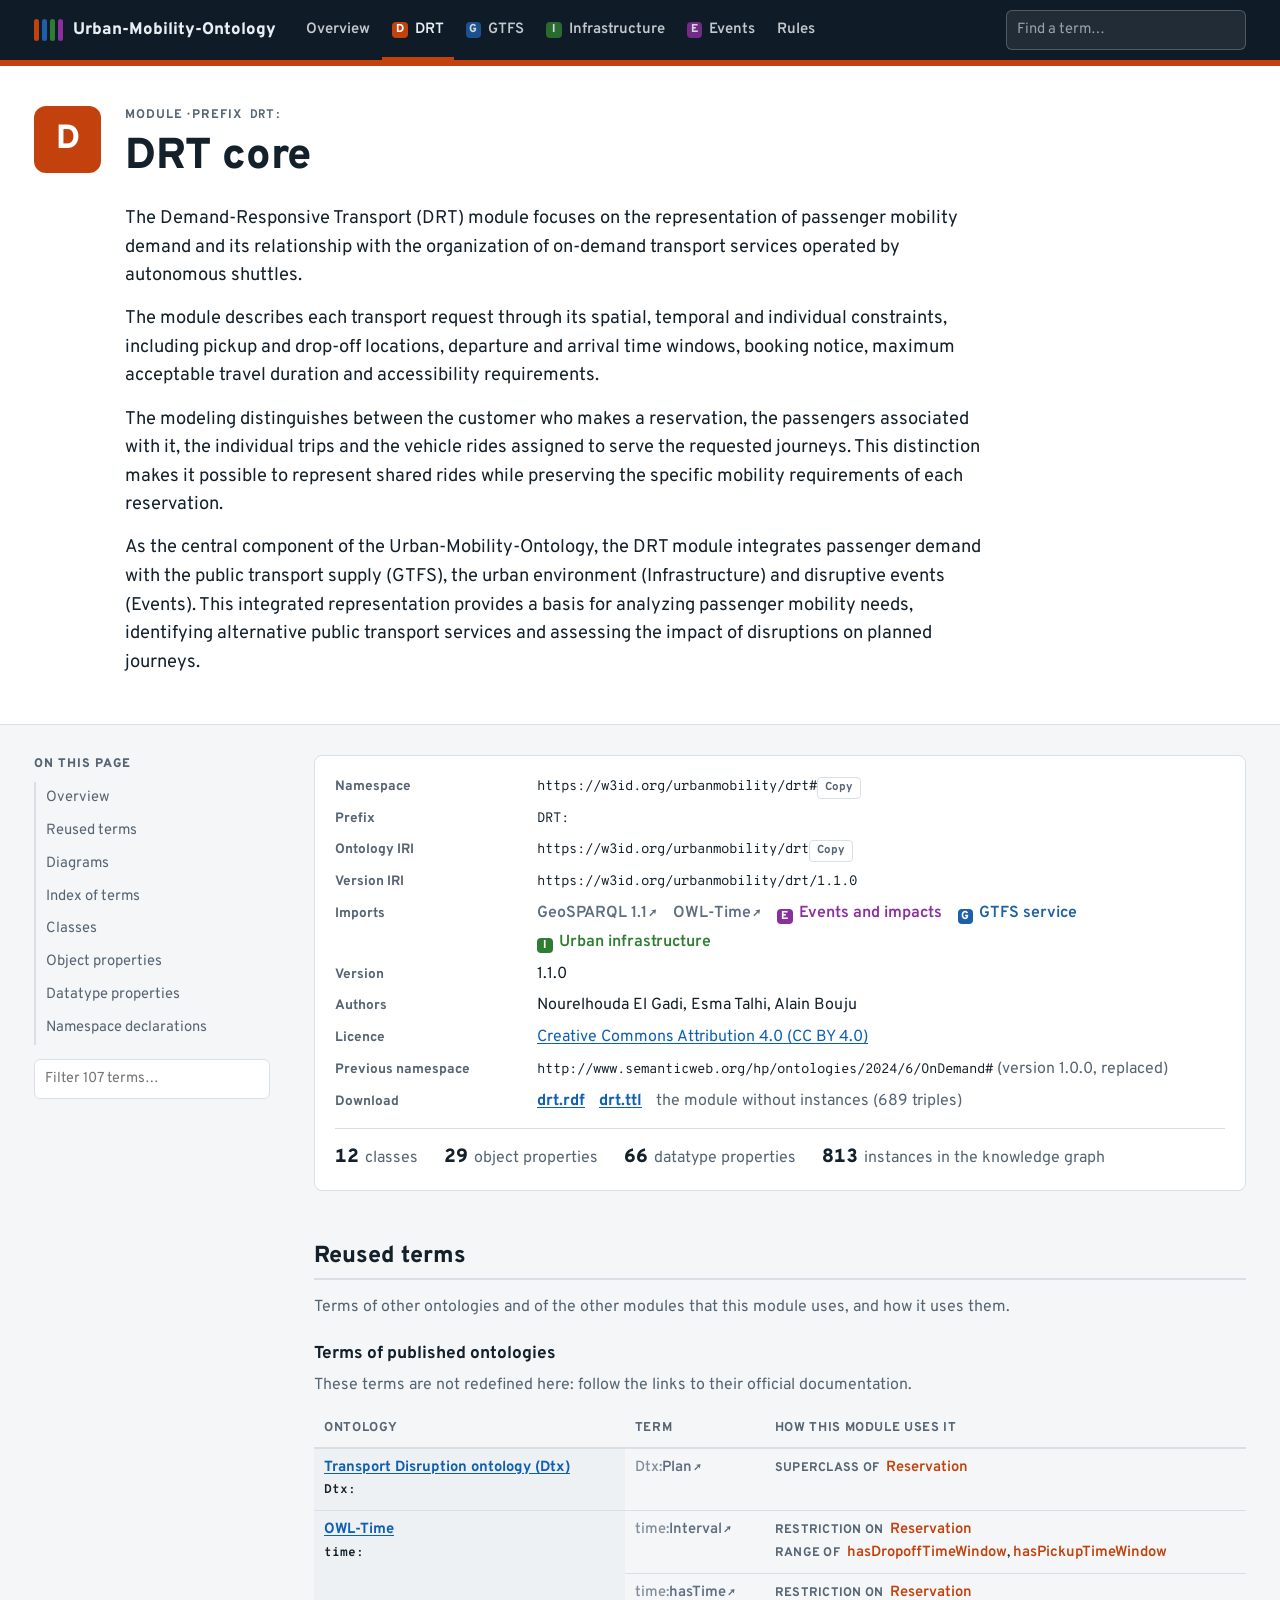
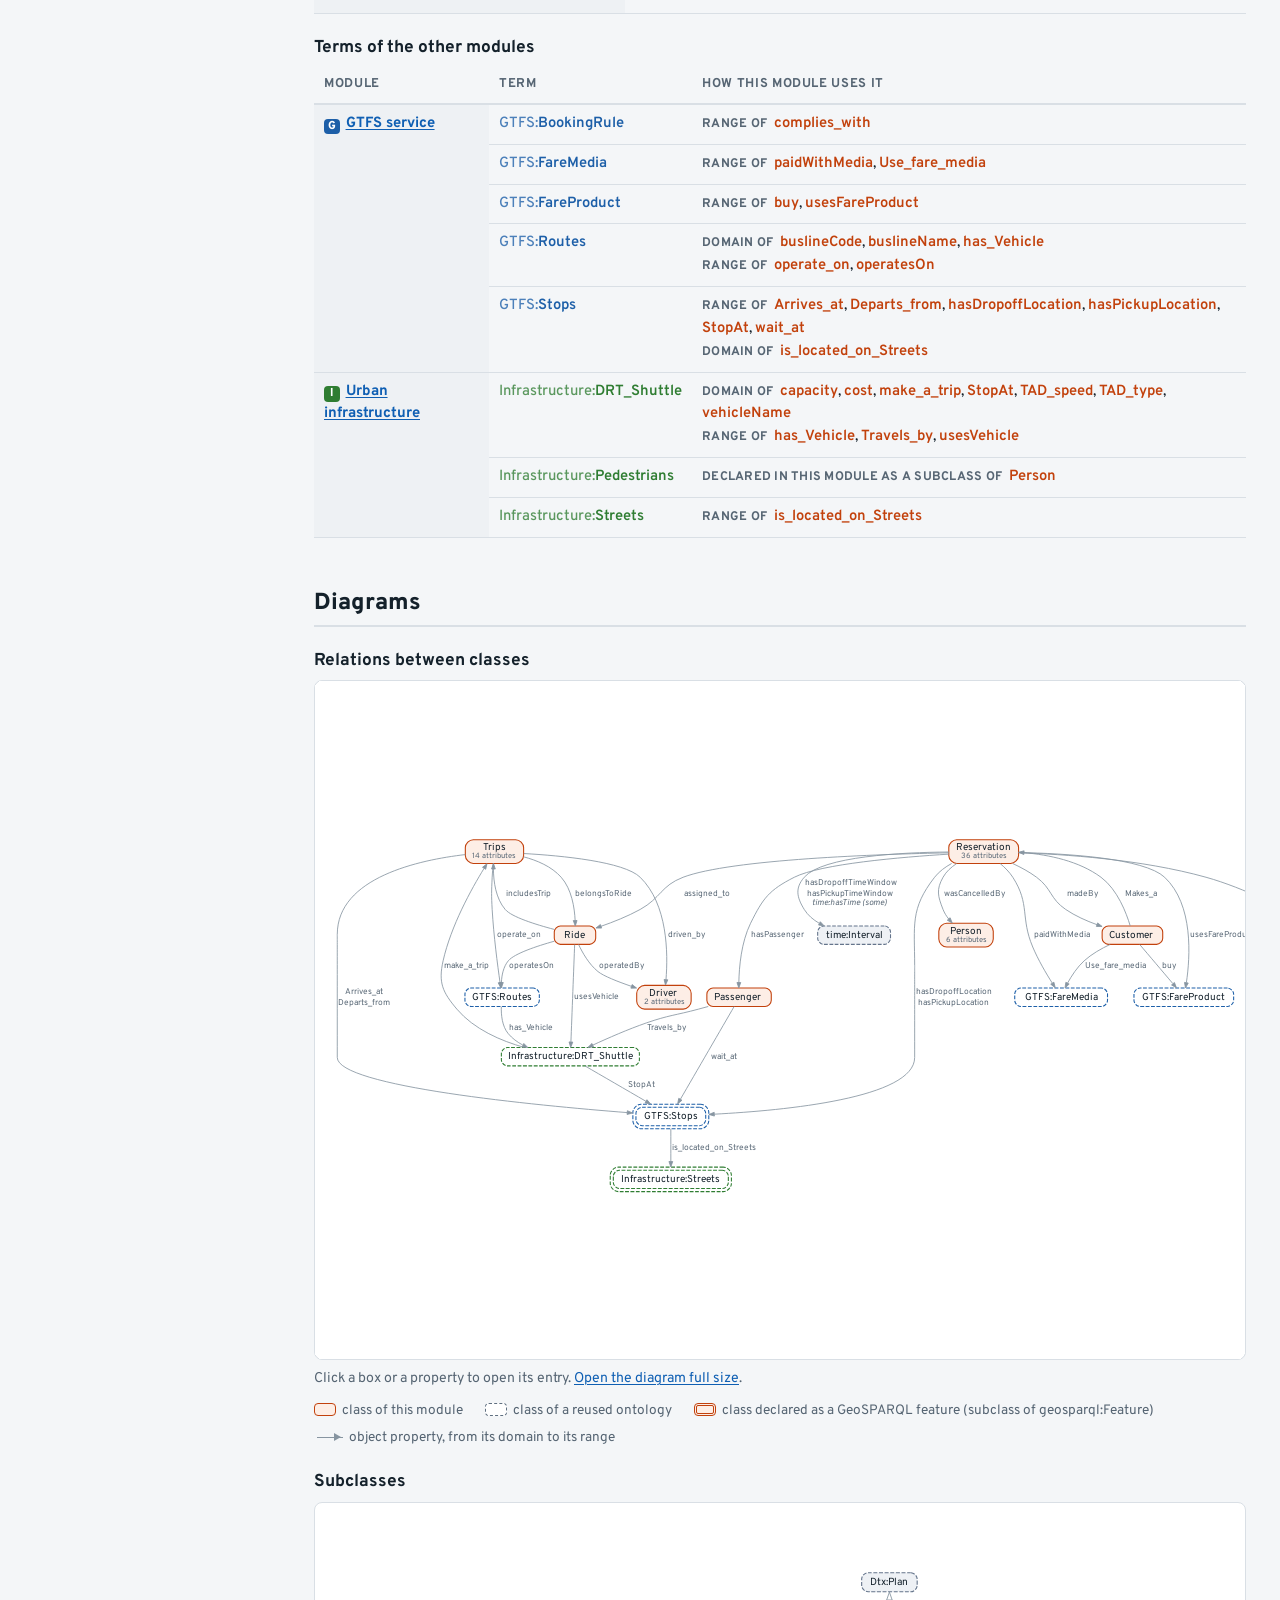
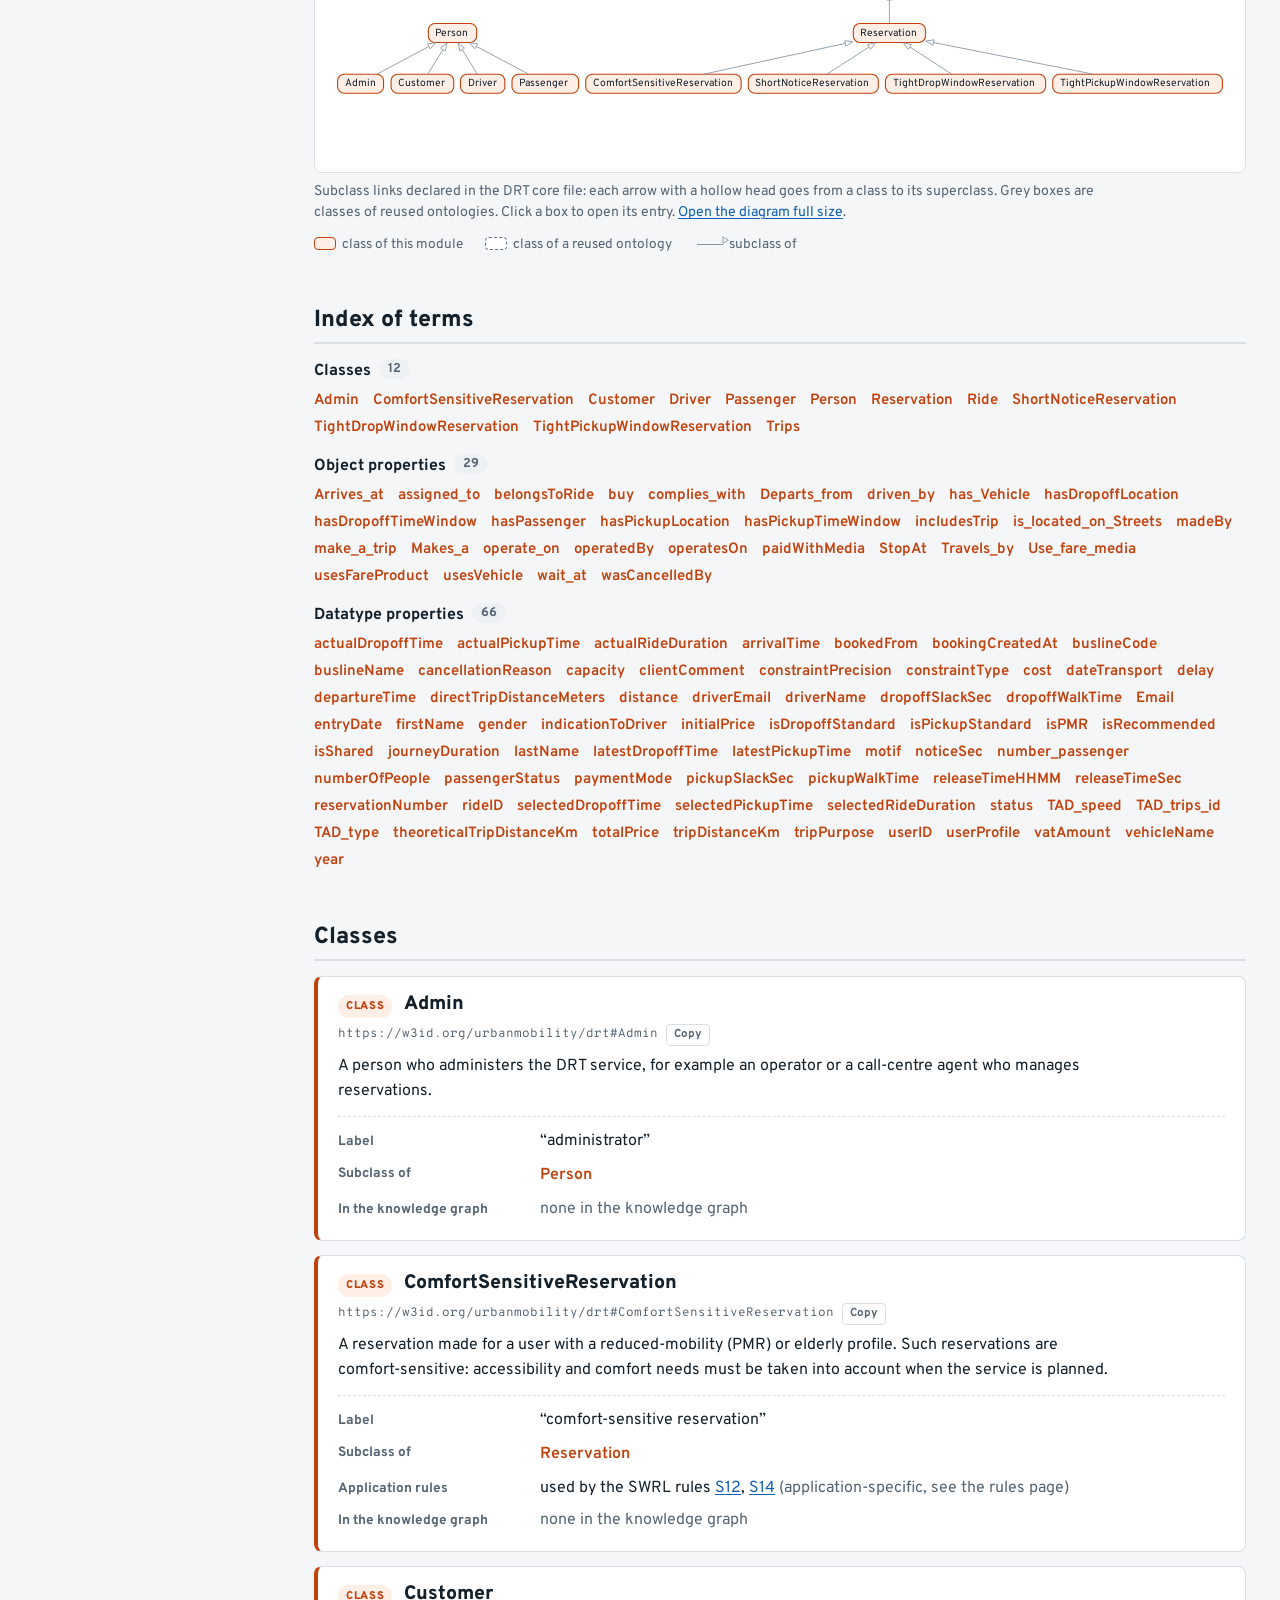
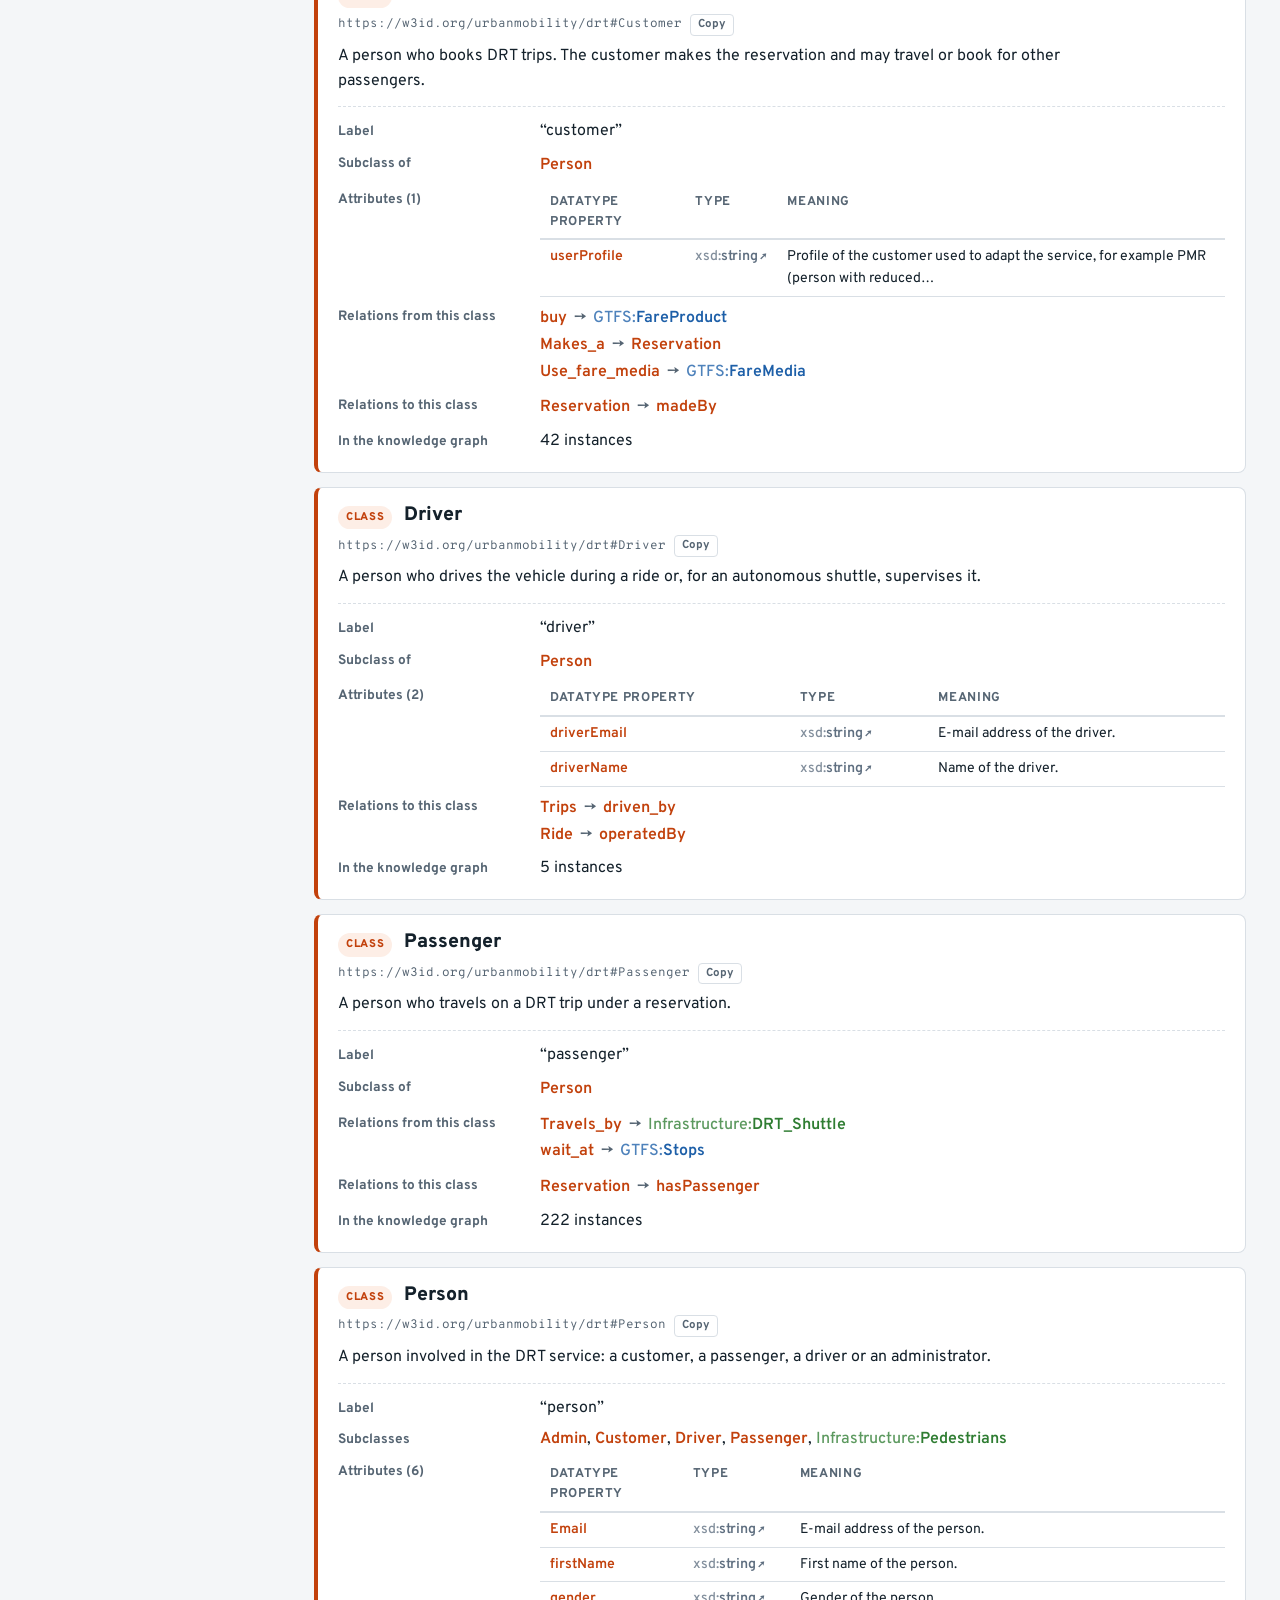
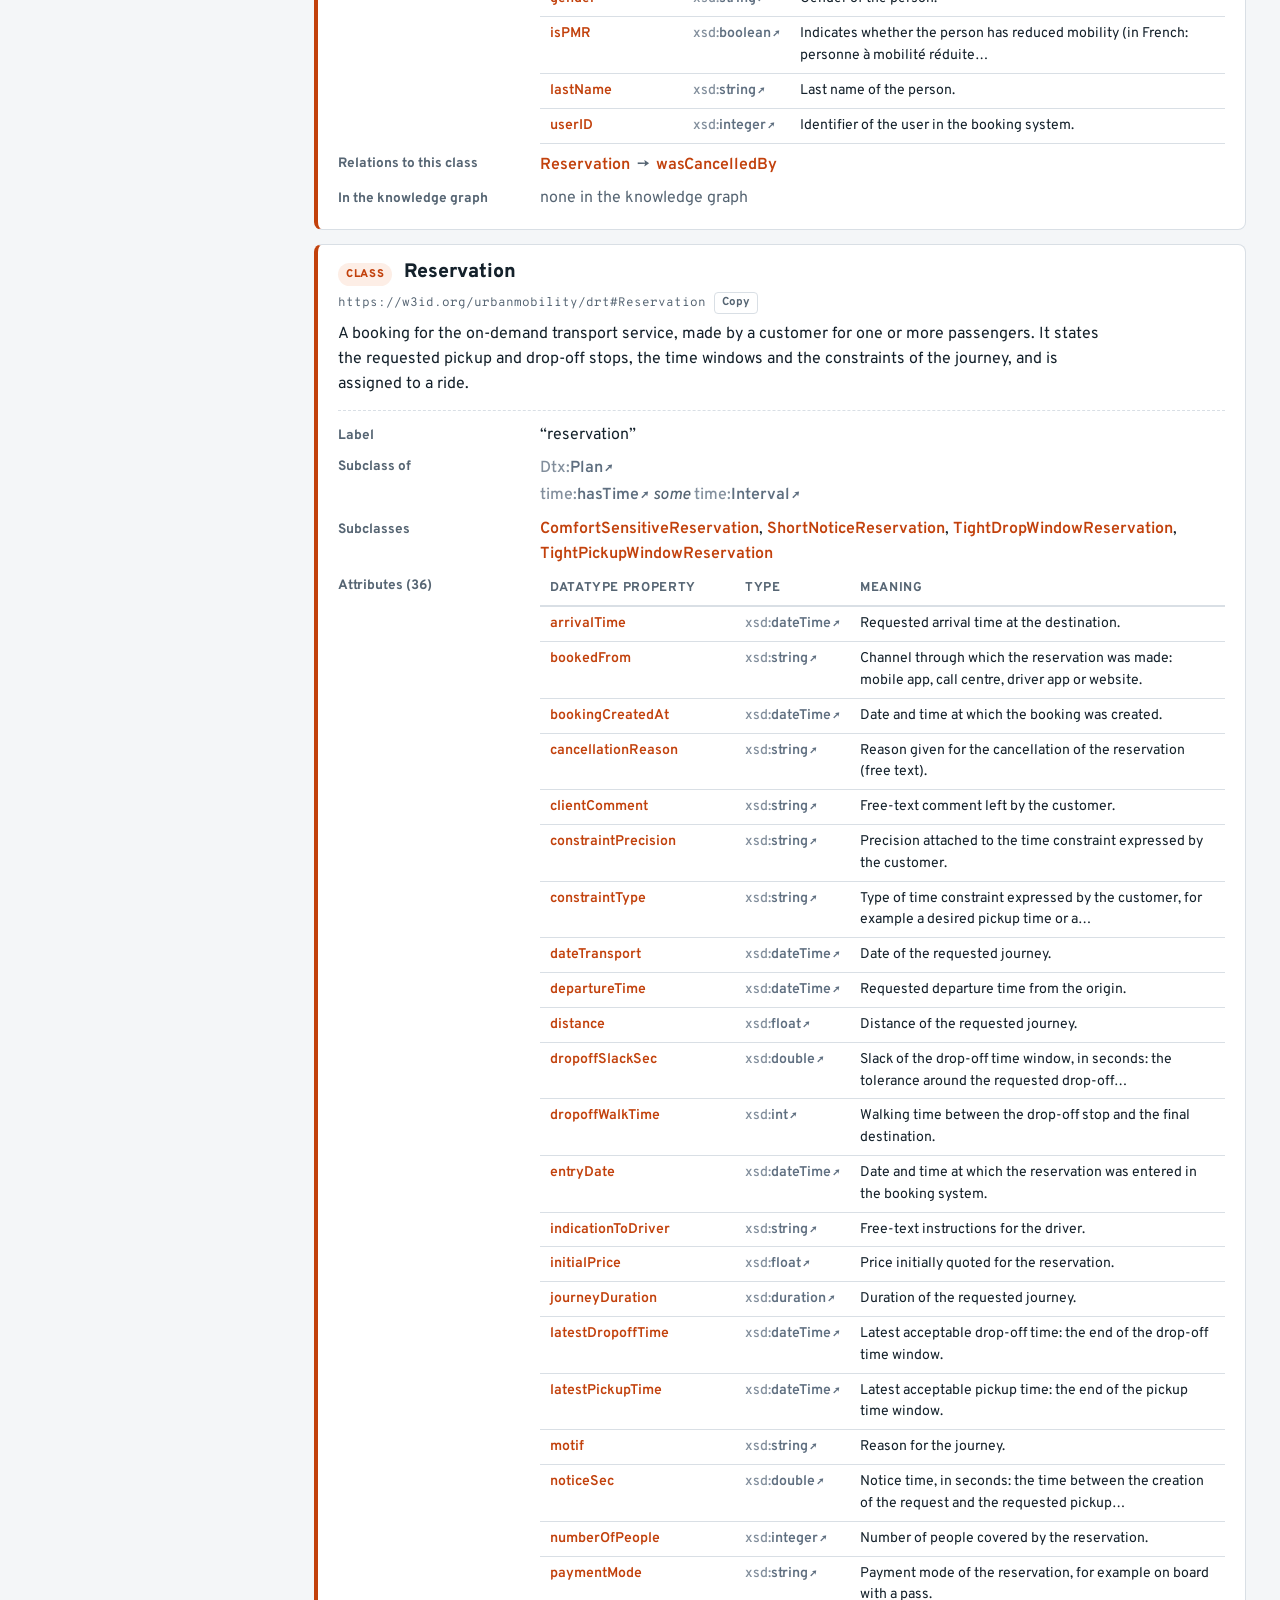
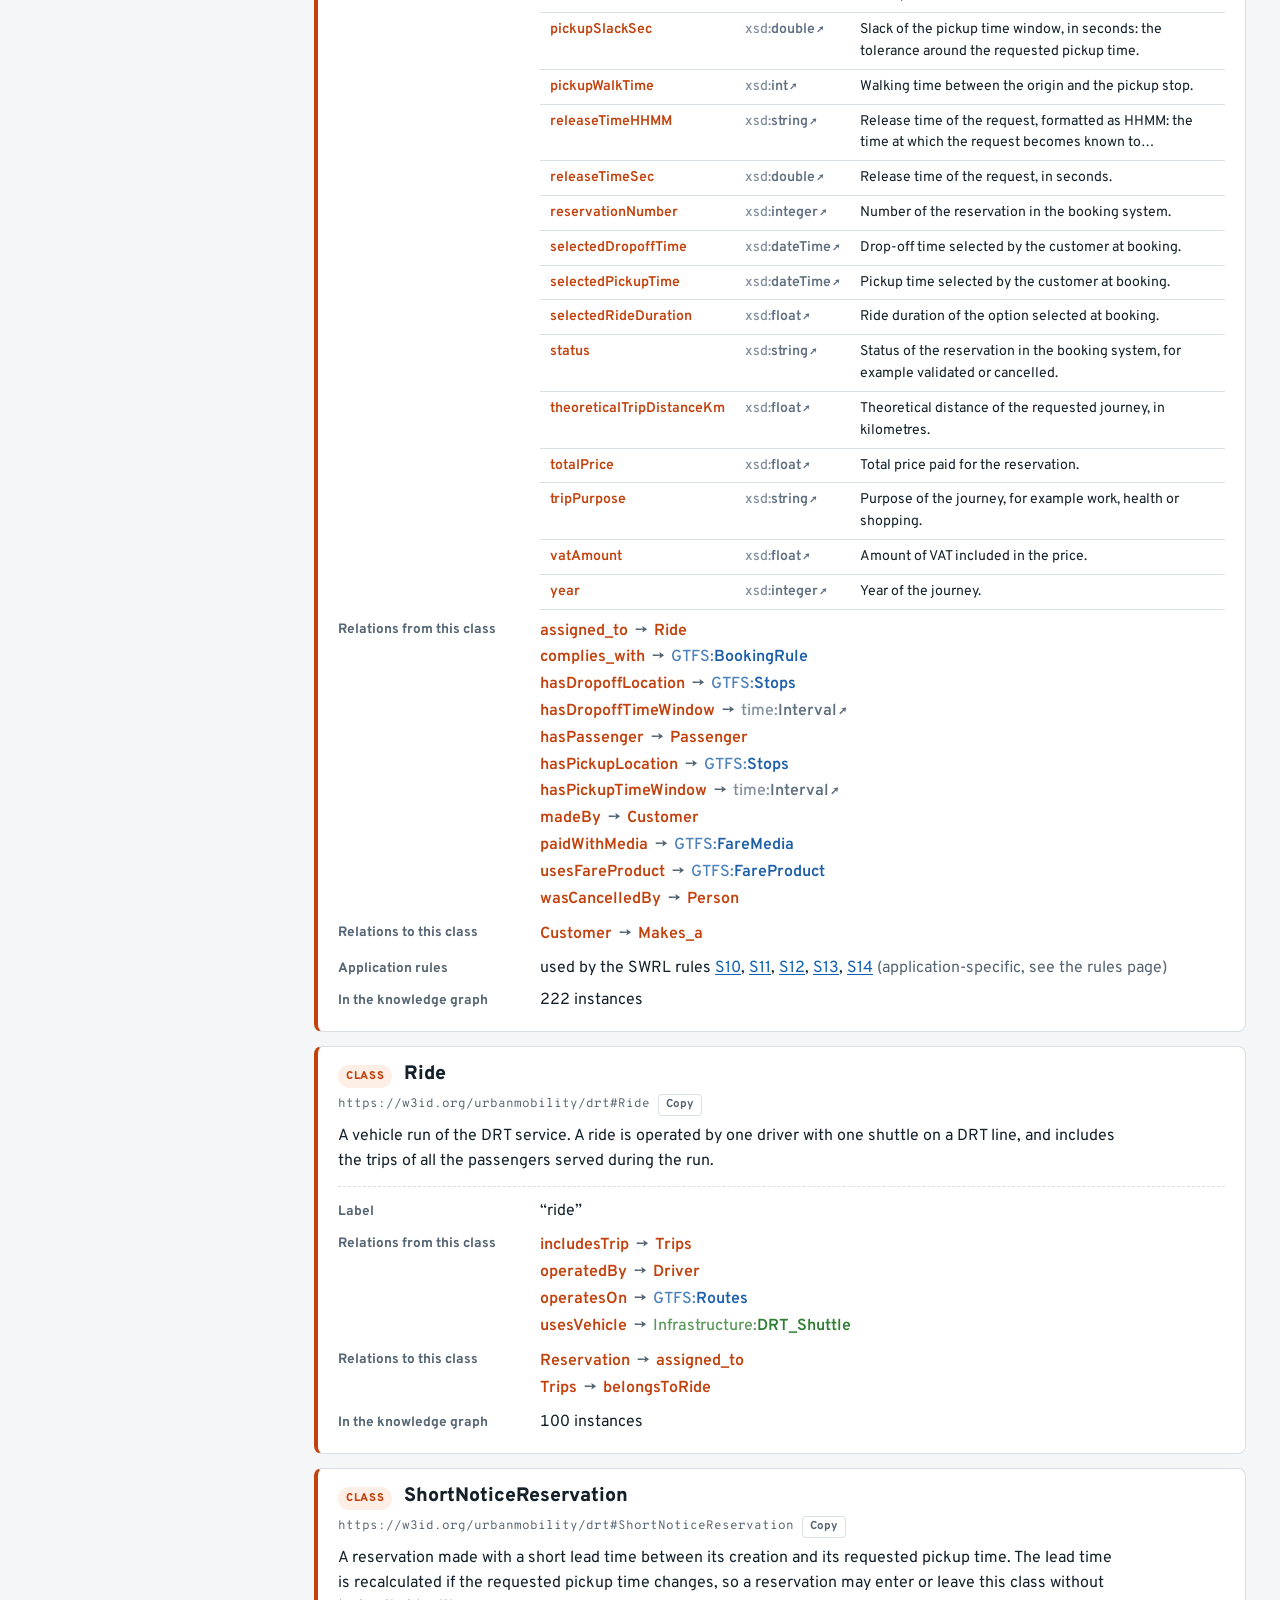
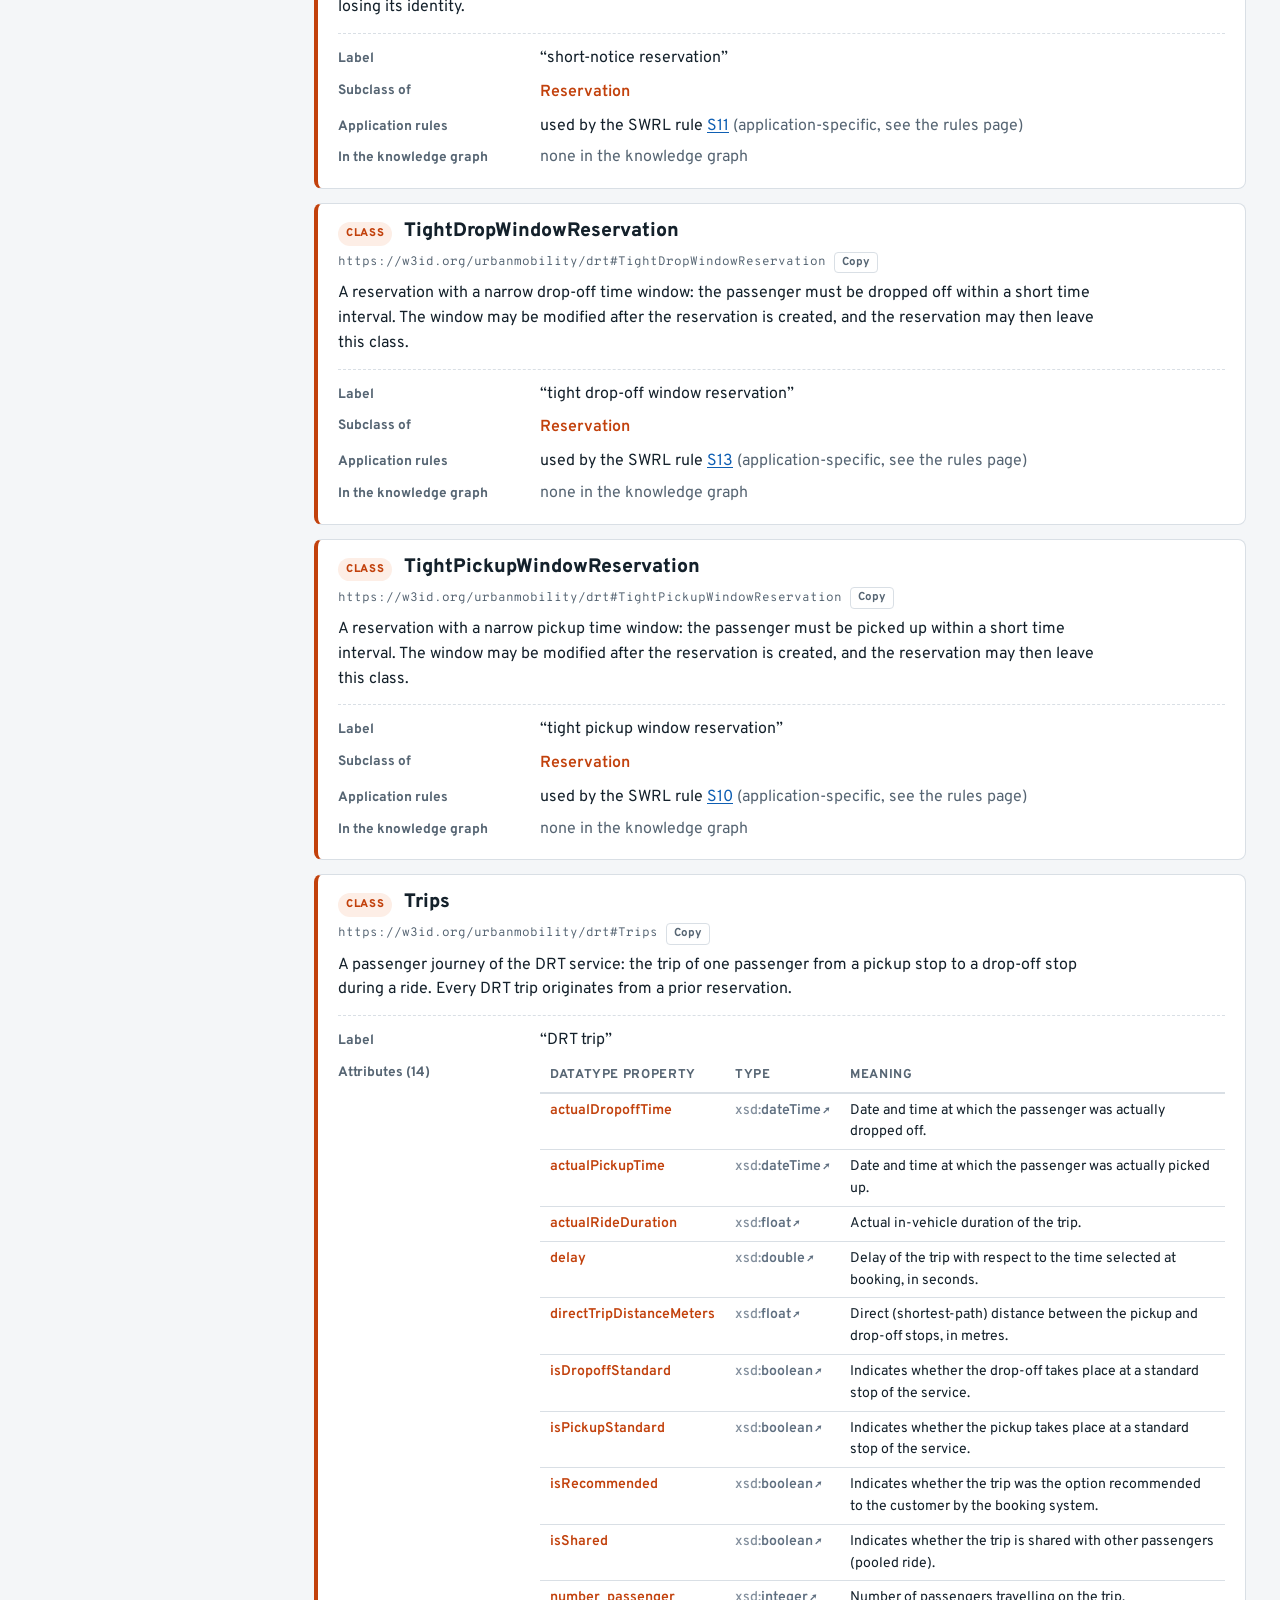
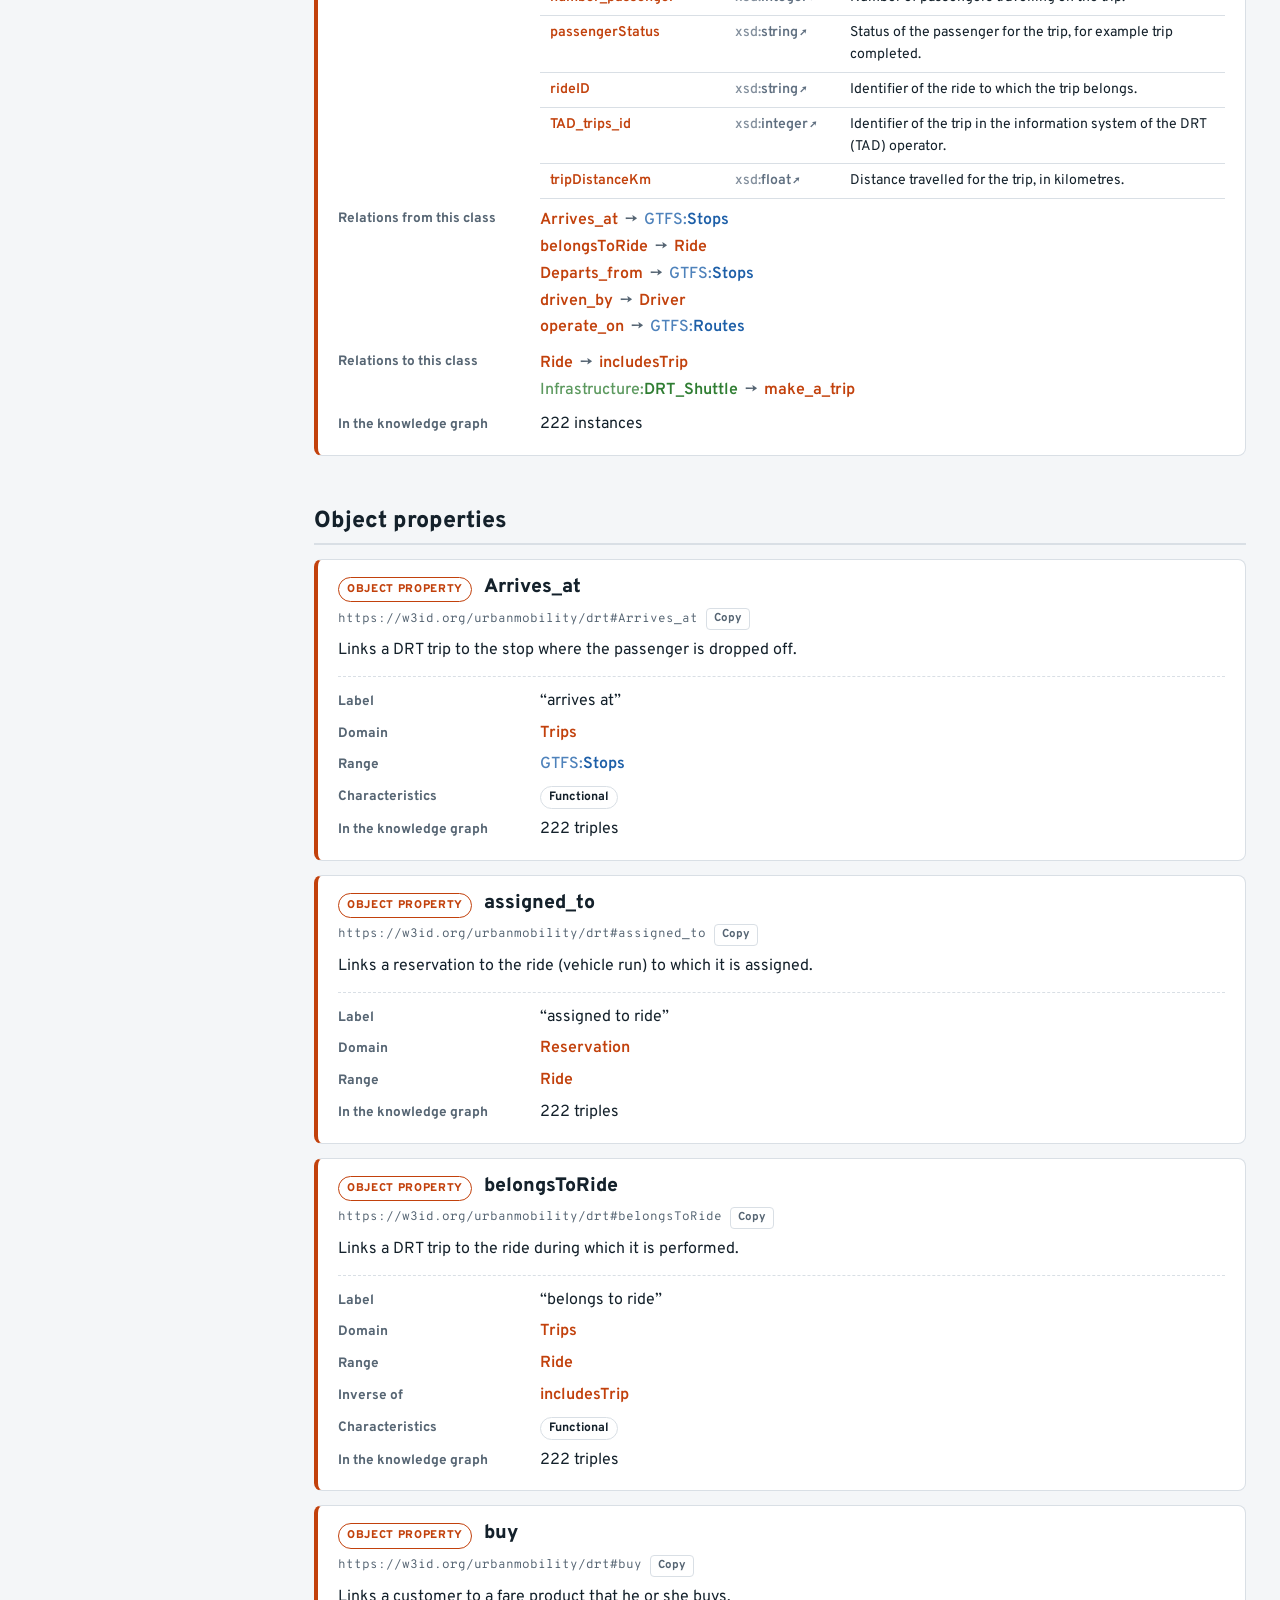
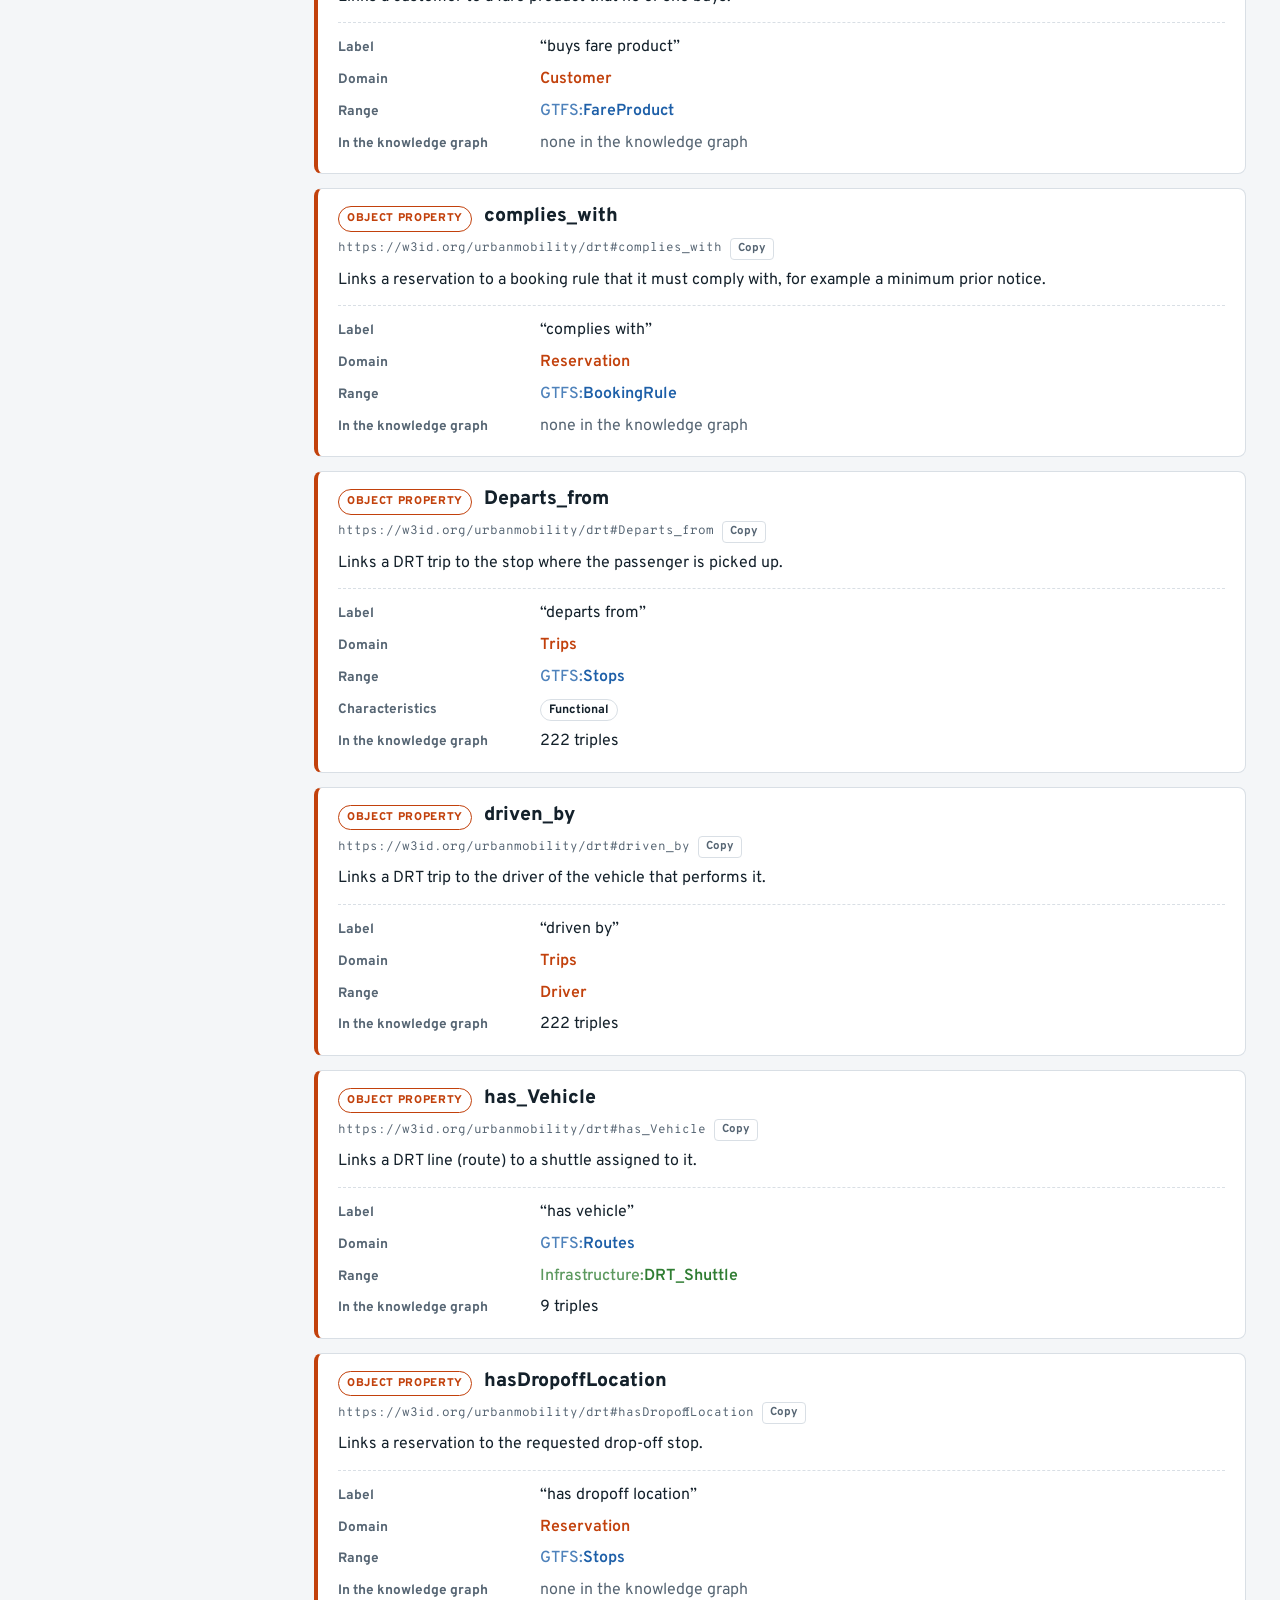
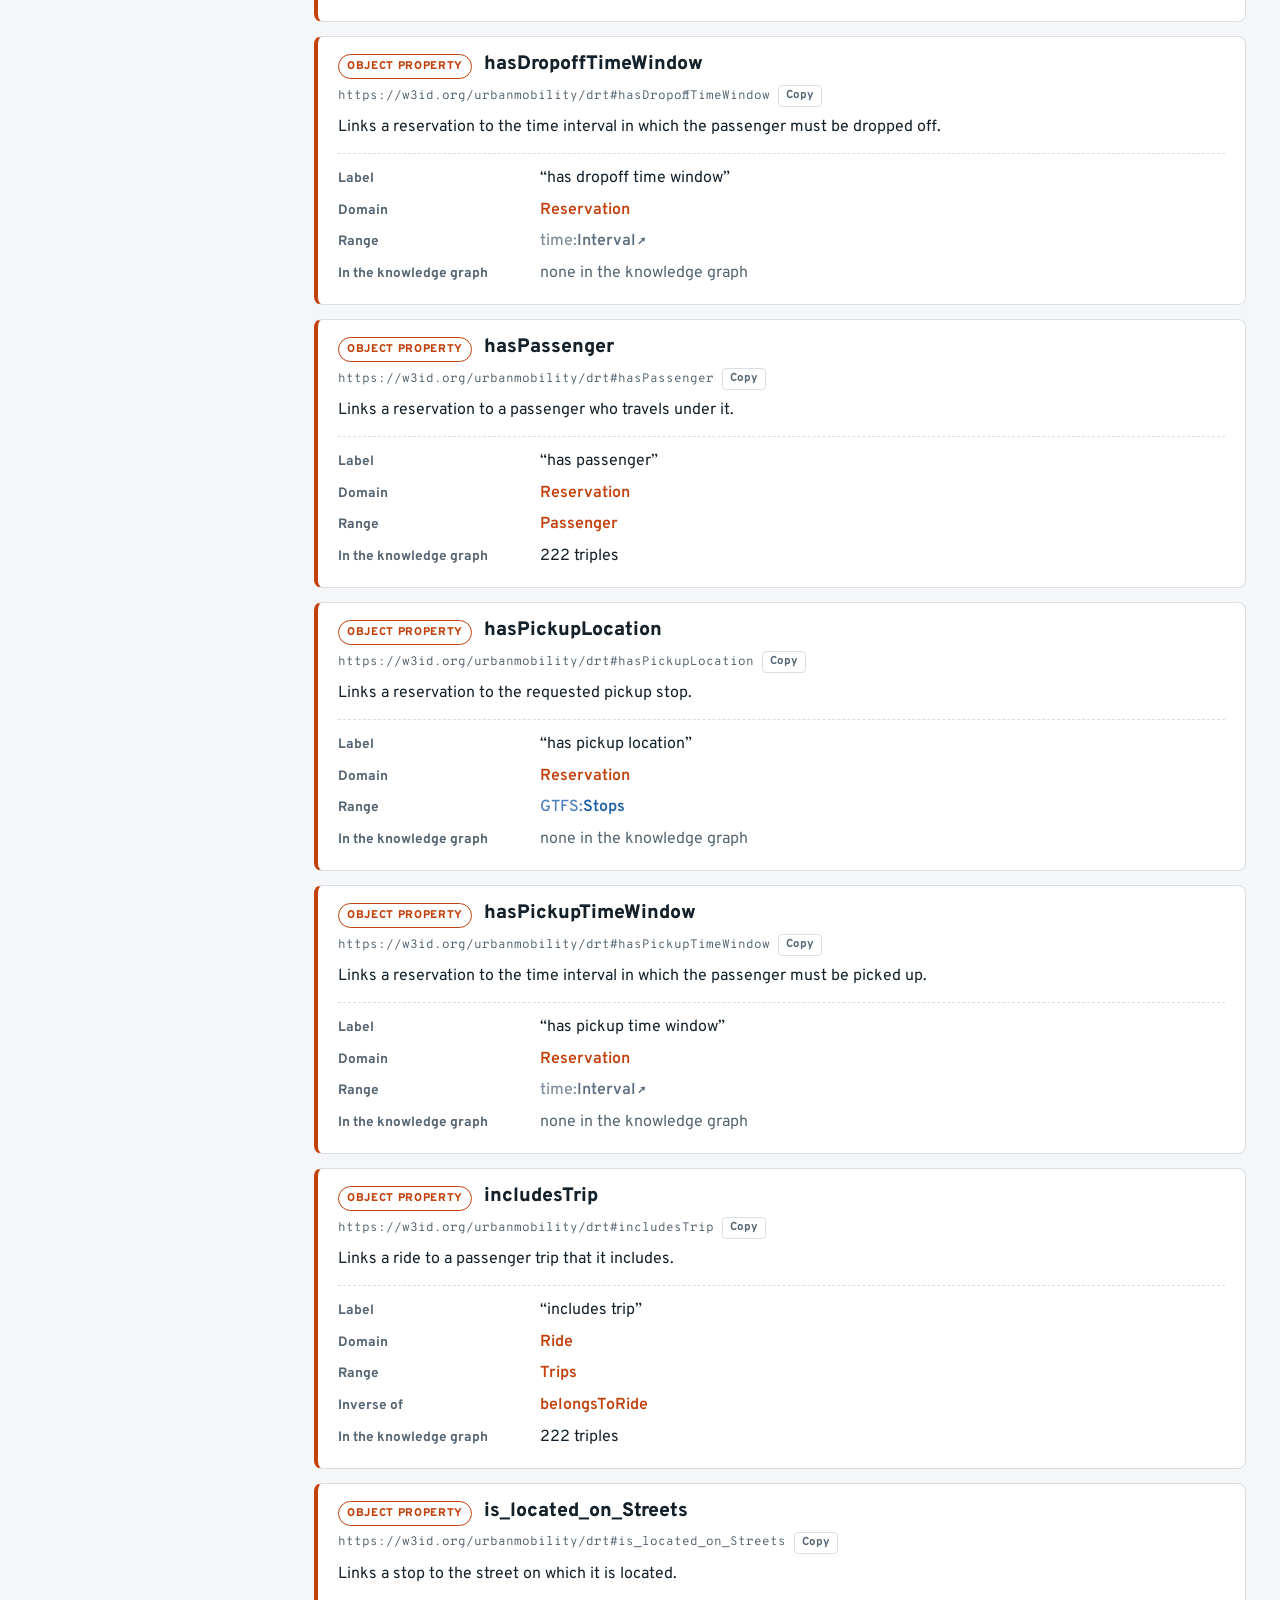
<file: drt.html>
<!DOCTYPE html>
<html lang="en">
<head>
<meta charset="utf-8">
<meta name="viewport" content="width=device-width, initial-scale=1">
<title>DRT core · Urban-Mobility-Ontology</title>
<meta name="description" content="Main module of the ontology: it encompasses the GTFS, Infrastructure and Events modules and links them to the demand of the on-demand service (customers, reservations, passengers, rides and trips).">
<link rel="preconnect" href="https://fonts.googleapis.com"><link rel="preconnect" href="https://fonts.gstatic.com" crossorigin><link href="https://fonts.googleapis.com/css2?family=Overpass:wght@400;500;600;700;800&family=Overpass+Mono:wght@400;600&display=swap" rel="stylesheet">
<link rel="stylesheet" href="assets/style.css">
</head>
<body class="mod-page m-drt">
<a class="skip" href="#main">Skip to content</a>
<header class="topbar">
  <div class="topbar-inner">
    <a class="brand" href="index.html"><span class="brand-lines" aria-hidden="true"><i class="m-drt"></i><i class="m-gtfs"></i><i class="m-infra"></i><i class="m-event"></i></span><span>Urban-Mobility-Ontology</span></a>
    <nav class="mainnav" aria-label="Documentation sections"><a href="index.html" class="">Overview</a><a href="drt.html" class="active m-drt"><span class="line-badge m-drt xs" aria-hidden="true">D</span>DRT</a><a href="gtfs.html" class="m-gtfs"><span class="line-badge m-gtfs xs" aria-hidden="true">G</span>GTFS</a><a href="infrastructure.html" class="m-infra"><span class="line-badge m-infra xs" aria-hidden="true">I</span>Infrastructure</a><a href="event.html" class="m-event"><span class="line-badge m-event xs" aria-hidden="true">E</span>Events</a><a href="rules.html" class="">Rules</a></nav>
    <div class="search" role="search">
      <label class="sr" for="q">Find a class or property</label>
      <input id="q" type="search" placeholder="Find a term…" autocomplete="off" spellcheck="false" aria-controls="q-results" aria-expanded="false">
      <ul id="q-results" class="q-results" role="listbox" hidden></ul>
    </div>
  </div>
</header>
<main id="main">

<section class="hero mod-hero m-drt" id="overview">
  <div class="wrap hero-grid">
    <span class="line-badge m-drt xl" aria-hidden="true">D</span>
    <div>
      <p class="eyebrow">Module · prefix <code>DRT:</code></p>
      <h1>DRT core</h1>
      <p class="lead">The Demand-Responsive Transport (DRT) module focuses on the representation of passenger mobility demand and its relationship with the organization of on-demand transport services operated by autonomous shuttles.</p><p class="lead">The module describes each transport request through its spatial, temporal and individual constraints, including pickup and drop-off locations, departure and arrival time windows, booking notice, maximum acceptable travel duration and accessibility requirements.</p><p class="lead">The modeling distinguishes between the customer who makes a reservation, the passengers associated with it, the individual trips and the vehicle rides assigned to serve the requested journeys. This distinction makes it possible to represent shared rides while preserving the specific mobility requirements of each reservation.</p><p class="lead">As the central component of the Urban-Mobility-Ontology, the DRT module integrates passenger demand with the public transport supply (GTFS), the urban environment (Infrastructure) and disruptive events (Events). This integrated representation provides a basis for analyzing passenger mobility needs, identifying alternative public transport services and assessing the impact of disruptions on planned journeys.</p>
    </div>
  </div>
</section>
<div class="wrap with-side">
  <aside class="side"><nav aria-label="On this page"><p class="side-title">On this page</p><ol><li><a href="#overview">Overview</a></li><li><a href="#reuse">Reused terms</a></li><li><a href="#diagram">Diagrams</a></li><li><a href="#index">Index of terms</a></li><li><a href="#classes">Classes</a></li><li><a href="#object-properties">Object properties</a></li><li><a href="#datatype-properties">Datatype properties</a></li><li><a href="#namespaces">Namespace declarations</a></li></ol><label class="sr" for="filter">Filter the terms of this module</label><input id="filter" class="filter" type="search" placeholder="Filter 107 terms…" autocomplete="off"></nav></aside>
  <div class="content">
    <section class="block meta-block"><dl class="facts"><dt>Namespace</dt><dd><code>https://w3id.org/urbanmobility/drt#</code><button class="copy" type="button" data-copy="https://w3id.org/urbanmobility/drt#" aria-label="Copy https://w3id.org/urbanmobility/drt#">Copy</button></dd><dt>Prefix</dt><dd><code>DRT:</code></dd><dt>Ontology IRI</dt><dd><code>https://w3id.org/urbanmobility/drt</code><button class="copy" type="button" data-copy="https://w3id.org/urbanmobility/drt" aria-label="Copy https://w3id.org/urbanmobility/drt">Copy</button></dd><dt>Version IRI</dt><dd><code>https://w3id.org/urbanmobility/drt/1.1.0</code></dd><dt>Imports</dt><dd><span class="imports"><span><a class="t ext" href="https://docs.ogc.org/is/22-047r1/22-047r1.html" target="_blank" rel="noopener">GeoSPARQL 1.1<span class="ext-mark" aria-hidden="true">↗</span></a></span><span><a class="t ext" href="https://www.w3.org/TR/owl-time/" target="_blank" rel="noopener">OWL-Time<span class="ext-mark" aria-hidden="true">↗</span></a></span><span><a class="t m-event" href="event.html"><span class="line-badge m-event xs" aria-hidden="true">E</span>Events and impacts</a></span><span><a class="t m-gtfs" href="gtfs.html"><span class="line-badge m-gtfs xs" aria-hidden="true">G</span>GTFS service</a></span><span><a class="t m-infra" href="infrastructure.html"><span class="line-badge m-infra xs" aria-hidden="true">I</span>Urban infrastructure</a></span></span></dd><dt>Version</dt><dd>1.1.0</dd><dt>Authors</dt><dd>Nourelhouda El Gadi, Esma Talhi, Alain Bouju</dd><dt>Licence</dt><dd><a href="https://creativecommons.org/licenses/by/4.0/">Creative Commons Attribution 4.0 (CC BY 4.0)</a></dd><dt>Previous namespace</dt><dd><code>http://www.semanticweb.org/hp/ontologies/2024/6/OnDemand#</code> <span class="muted">(version 1.0.0, replaced)</span></dd><dt>Download</dt><dd><a class="dl" href="ontology/drt.rdf" download>drt.rdf</a> <a class="dl" href="ontology/drt.ttl" download>drt.ttl</a> <span class="muted">the module without instances (689 triples)</span></dd></dl><ul class="figures"><li><span class="num">12</span> classes</li><li><span class="num">29</span> object properties</li><li><span class="num">66</span> datatype properties</li><li><span class="num">813</span> instances in the knowledge graph</li></ul></section>
    <section class="block" id="reuse"><h2>Reused terms</h2><p class="sub">Terms of other ontologies and of the other modules that this module uses, and how it uses them.</p><h3>Terms of published ontologies</h3><p class="sub">These terms are not redefined here: follow the links to their official documentation.</p><div class="tbl-wrap"><table class="reuse-t"><thead><tr><th>Ontology</th><th>Term</th><th>How this module uses it</th></tr></thead><tbody><tr><th scope=row rowspan=1><a href="https://transportdisruption.github.io/transportdisruption.html" target="_blank" rel="noopener">Transport Disruption ontology (Dtx)</a><br><code>Dtx:</code></th><td class="term-c"><a class="t ext" href="https://transportdisruption.github.io/transportdisruption.html#d4e4574" title="http://purl.org/td/transportdisruption#Plan" target="_blank" rel="noopener"><span class="pfx">Dtx:</span>Plan<span class="ext-mark" aria-hidden="true">↗</span></a></td><td class="how-c"><span class="how">superclass of</span> <a class="t k-c m-drt" href="#Reservation" title="DRT:Reservation: A booking for the on-demand transport service, made by a customer for one or more passengers. It…">Reservation</a></td></tr><tr><th scope=row rowspan=2><a href="https://www.w3.org/TR/owl-time/" target="_blank" rel="noopener">OWL-Time</a><br><code>time:</code></th><td class="term-c"><a class="t ext" href="https://www.w3.org/TR/owl-time/#time:Interval" title="http://www.w3.org/2006/time#Interval" target="_blank" rel="noopener"><span class="pfx">time:</span>Interval<span class="ext-mark" aria-hidden="true">↗</span></a></td><td class="how-c"><span class="how">restriction on</span> <a class="t k-c m-drt" href="#Reservation" title="DRT:Reservation: A booking for the on-demand transport service, made by a customer for one or more passengers. It…">Reservation</a><br><span class="how">range of</span> <a class="t k-op m-drt" href="#hasDropoffTimeWindow" title="DRT:hasDropoffTimeWindow: Links a reservation to the time interval in which the passenger must be dropped off.">hasDropoffTimeWindow</a>, <a class="t k-op m-drt" href="#hasPickupTimeWindow" title="DRT:hasPickupTimeWindow: Links a reservation to the time interval in which the passenger must be picked up.">hasPickupTimeWindow</a></td></tr><tr><td class="term-c"><a class="t ext" href="https://www.w3.org/TR/owl-time/#time:hasTime" title="http://www.w3.org/2006/time#hasTime" target="_blank" rel="noopener"><span class="pfx">time:</span>hasTime<span class="ext-mark" aria-hidden="true">↗</span></a></td><td class="how-c"><span class="how">restriction on</span> <a class="t k-c m-drt" href="#Reservation" title="DRT:Reservation: A booking for the on-demand transport service, made by a customer for one or more passengers. It…">Reservation</a></td></tr></tbody></table></div><h3>Terms of the other modules</h3><div class="tbl-wrap"><table class="reuse-t"><thead><tr><th>Module</th><th>Term</th><th>How this module uses it</th></tr></thead><tbody><tr><th scope=row rowspan=5><a href="gtfs.html"><span class="line-badge m-gtfs xs" aria-hidden="true">G</span>GTFS service</a></th><td class="term-c"><a class="t k-c m-gtfs" href="gtfs.html#BookingRule" title="GTFS:BookingRule: The booking rules of a service that must be booked in advance, such as on-demand transport: how…"><span class="pfx">GTFS:</span>BookingRule</a></td><td class="how-c"><span class="how">range of</span> <a class="t k-op m-drt" href="#complies_with" title="DRT:complies_with: Links a reservation to a booking rule that it must comply with, for example a minimum prior notice.">complies_with</a></td></tr><tr><td class="term-c"><a class="t k-c m-gtfs" href="gtfs.html#FareMedia" title="GTFS:FareMedia: A medium that holds or validates a fare product, such as a smart card, a paper ticket or a mobile…"><span class="pfx">GTFS:</span>FareMedia</a></td><td class="how-c"><span class="how">range of</span> <a class="t k-op m-drt" href="#paidWithMedia" title="DRT:paidWithMedia: Links a reservation to the fare medium used to pay for it.">paidWithMedia</a>, <a class="t k-op m-drt" href="#Use_fare_media" title="DRT:Use_fare_media: Links a customer to a fare medium (card, ticket or mobile app) that he or she uses.">Use_fare_media</a></td></tr><tr><td class="term-c"><a class="t k-c m-gtfs" href="gtfs.html#FareProduct" title="GTFS:FareProduct: A fare product that riders can buy, such as a single ticket or a pass. It corresponds to the file…"><span class="pfx">GTFS:</span>FareProduct</a></td><td class="how-c"><span class="how">range of</span> <a class="t k-op m-drt" href="#buy" title="DRT:buy: Links a customer to a fare product that he or she buys.">buy</a>, <a class="t k-op m-drt" href="#usesFareProduct" title="DRT:usesFareProduct: Links a reservation to the fare product applied to it.">usesFareProduct</a></td></tr><tr><td class="term-c"><a class="t k-c m-gtfs" href="gtfs.html#Routes" title="GTFS:Routes: A public transit line: a group of trips shown to riders as a single service. It corresponds to the…"><span class="pfx">GTFS:</span>Routes</a></td><td class="how-c"><span class="how">domain of</span> <a class="t k-dp m-drt" href="#buslineCode" title="DRT:buslineCode: Code of the DRT line associated with the route.">buslineCode</a>, <a class="t k-dp m-drt" href="#buslineName" title="DRT:buslineName: Name of the DRT line associated with the route.">buslineName</a>, <a class="t k-op m-drt" href="#has_Vehicle" title="DRT:has_Vehicle: Links a DRT line (route) to a shuttle assigned to it.">has_Vehicle</a><br><span class="how">range of</span> <a class="t k-op m-drt" href="#operate_on" title="DRT:operate_on: Links a DRT trip to the DRT line (route) on which it operates.">operate_on</a>, <a class="t k-op m-drt" href="#operatesOn" title="DRT:operatesOn: Links a ride to the DRT line (route) on which it operates.">operatesOn</a></td></tr><tr><td class="term-c"><a class="t k-c m-gtfs" href="gtfs.html#Stops" title="GTFS:Stops: A stop or a station where vehicles pick up or drop off riders. Stops of the regular network and…"><span class="pfx">GTFS:</span>Stops</a></td><td class="how-c"><span class="how">range of</span> <a class="t k-op m-drt" href="#Arrives_at" title="DRT:Arrives_at: Links a DRT trip to the stop where the passenger is dropped off.">Arrives_at</a>, <a class="t k-op m-drt" href="#Departs_from" title="DRT:Departs_from: Links a DRT trip to the stop where the passenger is picked up.">Departs_from</a>, <a class="t k-op m-drt" href="#hasDropoffLocation" title="DRT:hasDropoffLocation: Links a reservation to the requested drop-off stop.">hasDropoffLocation</a>, <a class="t k-op m-drt" href="#hasPickupLocation" title="DRT:hasPickupLocation: Links a reservation to the requested pickup stop.">hasPickupLocation</a>, <a class="t k-op m-drt" href="#StopAt" title="DRT:StopAt: Links a DRT shuttle to a stop that it serves.">StopAt</a>, <a class="t k-op m-drt" href="#wait_at" title="DRT:wait_at: Links a passenger to the stop where he or she waits to be picked up.">wait_at</a><br><span class="how">domain of</span> <a class="t k-op m-drt" href="#is_located_on_Streets" title="DRT:is_located_on_Streets: Links a stop to the street on which it is located.">is_located_on_Streets</a></td></tr><tr><th scope=row rowspan=3><a href="infrastructure.html"><span class="line-badge m-infra xs" aria-hidden="true">I</span>Urban infrastructure</a></th><td class="term-c"><a class="t k-c m-infra" href="infrastructure.html#DRT_Shuttle" title="Infrastructure:DRT_Shuttle: A vehicle temporarily assigned to the demand-responsive transport (DRT) service. It can stop…"><span class="pfx">Infrastructure:</span>DRT_Shuttle</a></td><td class="how-c"><span class="how">domain of</span> <a class="t k-dp m-drt" href="#capacity" title="DRT:capacity: Passenger capacity of the shuttle: the maximum number of passengers it can carry at the same time.">capacity</a>, <a class="t k-dp m-drt" href="#cost" title="DRT:cost: Operating cost of the shuttle.">cost</a>, <a class="t k-op m-drt" href="#make_a_trip" title="DRT:make_a_trip: Links a DRT shuttle to a trip that it performs.">make_a_trip</a>, <a class="t k-op m-drt" href="#StopAt" title="DRT:StopAt: Links a DRT shuttle to a stop that it serves.">StopAt</a>, <a class="t k-dp m-drt" href="#TAD_speed" title="DRT:TAD_speed: Commercial speed of the shuttle. TAD stands for transport à la demande, the French term for DRT.">TAD_speed</a>, <a class="t k-dp m-drt" href="#TAD_type" title="DRT:TAD_type: Type of DRT vehicle, for example its size or category.">TAD_type</a>, <a class="t k-dp m-drt" href="#vehicleName" title="DRT:vehicleName: Name of the DRT shuttle.">vehicleName</a><br><span class="how">range of</span> <a class="t k-op m-drt" href="#has_Vehicle" title="DRT:has_Vehicle: Links a DRT line (route) to a shuttle assigned to it.">has_Vehicle</a>, <a class="t k-op m-drt" href="#Travels_by" title="DRT:Travels_by: Links a passenger to the DRT shuttle in which he or she travels.">Travels_by</a>, <a class="t k-op m-drt" href="#usesVehicle" title="DRT:usesVehicle: Links a ride to the DRT shuttle that performs it.">usesVehicle</a></td></tr><tr><td class="term-c"><a class="t k-c m-infra" href="infrastructure.html#Pedestrians" title="Infrastructure:Pedestrians: People walking along streets, crossing roads or using sidewalks."><span class="pfx">Infrastructure:</span>Pedestrians</a></td><td class="how-c"><span class="how">declared in this module as a subclass of</span> <a class="t k-c m-drt" href="#Person" title="DRT:Person: A person involved in the DRT service: a customer, a passenger, a driver or an administrator.">Person</a></td></tr><tr><td class="term-c"><a class="t k-c m-infra" href="infrastructure.html#Streets" title="Infrastructure:Streets: A street used by vehicles and pedestrians, made of one or more road segments."><span class="pfx">Infrastructure:</span>Streets</a></td><td class="how-c"><span class="how">range of</span> <a class="t k-op m-drt" href="#is_located_on_Streets" title="DRT:is_located_on_Streets: Links a stop to the street on which it is located.">is_located_on_Streets</a></td></tr></tbody></table></div></section>
    <section class="block" id="diagram"><h2>Diagrams</h2><h3>Relations between classes</h3><figure class="diagram"><div class="diagram-scroll"><div class="diagram-inner" style="min-width:1059px"><svg width="1381pt" height="481pt"
 viewBox="0.00 0.00 1381.10 480.60" xmlns="http://www.w3.org/2000/svg" xmlns:xlink="http://www.w3.org/1999/xlink">
<g id="graph0" class="graph" transform="scale(1 1) rotate(0) translate(10.8 469.8)">
<title>G</title>
<!-- DRT:Trips -->
<g id="node1" class="node own m&#45;drt">
<title>DRT:Trips</title>
<g id="a_node1"><a xlink:href="#Trips" xlink:title="DRT:Trips: A passenger journey of the DRT service: the trip of one passenger from a pickup stop to a drop&#45;off stop during a ride. Every DRT…">
<path fill="#fdeee6" stroke="#c2410c" stroke-width="1.4" d="M232.67,-459C232.67,-459 177.33,-459 177.33,-459 172.17,-459 167,-453.83 167,-448.67 167,-448.67 167,-438.33 167,-438.33 167,-433.17 172.17,-428 177.33,-428 177.33,-428 232.67,-428 232.67,-428 237.83,-428 243,-433.17 243,-438.33 243,-438.33 243,-448.67 243,-448.67 243,-453.83 237.83,-459 232.67,-459"/>
<text text-anchor="start" x="189.5" y="-445.6" font-family="Overpass" font-size="13.00" fill="#14212b">Trips</text>
<text text-anchor="start" x="176" y="-435" font-family="Overpass" font-size="10.00" fill="#5a6977">14 attributes</text>
</a>
</g>
</g>
<!-- GTFS:Stops -->
<g id="node2" class="node xmod m&#45;gtfs feature">
<title>GTFS:Stops</title>
<g id="a_node2"><a xlink:href="gtfs.html#Stops" xlink:title="GTFS:Stops: A stop or a station where vehicles pick up or drop off riders. Stops of the regular network and stops of the DRT service are both…">
<path fill="#ffffff" stroke="#1d5fa8" stroke-width="1.4" stroke-dasharray="5,2" d="M472.5,-110C472.5,-110 397.5,-110 397.5,-110 393.5,-110 389.5,-106 389.5,-102 389.5,-102 389.5,-94 389.5,-94 389.5,-90 393.5,-86 397.5,-86 397.5,-86 472.5,-86 472.5,-86 476.5,-86 480.5,-90 480.5,-94 480.5,-94 480.5,-102 480.5,-102 480.5,-106 476.5,-110 472.5,-110"/>
<path fill="none" stroke="#1d5fa8" stroke-width="1.4" stroke-dasharray="5,2" d="M473.83,-114C473.83,-114 396.17,-114 396.17,-114 390.83,-114 385.5,-108.67 385.5,-103.33 385.5,-103.33 385.5,-92.67 385.5,-92.67 385.5,-87.33 390.83,-82 396.17,-82 396.17,-82 473.83,-82 473.83,-82 479.17,-82 484.5,-87.33 484.5,-92.67 484.5,-92.67 484.5,-103.33 484.5,-103.33 484.5,-108.67 479.17,-114 473.83,-114"/>
<text text-anchor="middle" x="435" y="-94.6" font-family="Overpass" font-size="13.00" fill="#14212b">GTFS:Stops</text>
</a>
</g>
</g>
<!-- DRT:Trips&#45;&gt;GTFS:Stops -->
<g id="edge1" class="edge op">
<title>DRT:Trips&#45;&gt;GTFS:Stops</title>
<path fill="none" stroke="#8795a1" stroke-width="1.1" d="M166.92,-439.57C107.64,-432.7 0,-409.97 0,-335.5 0,-335.5 0,-335.5 0,-175 0,-137.08 259.84,-112.38 377.88,-103.11"/>
<polygon fill="#8795a1" stroke="#8795a1" stroke-width="1.1" points="378.31,-105.54 385.1,-102.55 377.93,-100.65 378.31,-105.54"/>
<g id="a_edge1_0"><a xlink:href="#Arrives_at" xlink:title="DRT:Arrives_at: Links a DRT trip to the stop where the passenger is dropped off.">
<text text-anchor="start" x="10" y="-257.7" font-family="Overpass" font-size="11.00" fill="#5a6977">Arrives_at</text>
</a>
</g>
<g id="a_edge1_1"><a xlink:href="#Departs_from" xlink:title="DRT:Departs_from: Links a DRT trip to the stop where the passenger is picked up.">
<text text-anchor="start" x="1" y="-243.7" font-family="Overpass" font-size="11.00" fill="#5a6977">Departs_from</text>
</a>
</g>
</g>
<!-- DRT:Ride -->
<g id="node4" class="node own m&#45;drt">
<title>DRT:Ride</title>
<g id="a_node4"><a xlink:href="#Ride" xlink:title="DRT:Ride: A vehicle run of the DRT service. A ride is operated by one driver with one shuttle on a DRT line, and includes the trips of all…">
<path fill="#fdeee6" stroke="#c2410c" stroke-width="1.4" d="M329,-346.5C329,-346.5 291,-346.5 291,-346.5 287,-346.5 283,-342.5 283,-338.5 283,-338.5 283,-330.5 283,-330.5 283,-326.5 287,-322.5 291,-322.5 291,-322.5 329,-322.5 329,-322.5 333,-322.5 337,-326.5 337,-330.5 337,-330.5 337,-338.5 337,-338.5 337,-342.5 333,-346.5 329,-346.5"/>
<text text-anchor="start" x="296" y="-331.1" font-family="Overpass" font-size="13.00" fill="#14212b">Ride</text>
</a>
</g>
</g>
<!-- DRT:Trips&#45;&gt;DRT:Ride -->
<g id="edge3" class="edge op">
<title>DRT:Trips&#45;&gt;DRT:Ride</title>
<path fill="none" stroke="#8795a1" stroke-width="1.1" d="M243.03,-436.65C260.24,-432.12 279.49,-424.12 292,-410 305.78,-394.46 309.44,-370.17 310.21,-353.58"/>
<polygon fill="#8795a1" stroke="#8795a1" stroke-width="1.1" points="312.66,-353.62 310.38,-346.56 307.76,-353.5 312.66,-353.62"/>
<g id="a_edge3_2"><a xlink:href="#belongsToRide" xlink:title="DRT:belongsToRide: Links a DRT trip to the ride during which it is performed.">
<text text-anchor="start" x="310.5" y="-386.2" font-family="Overpass" font-size="11.00" fill="#5a6977">belongsToRide</text>
</a>
</g>
</g>
<!-- DRT:Driver -->
<g id="node8" class="node own m&#45;drt">
<title>DRT:Driver</title>
<g id="a_node8"><a xlink:href="#Driver" xlink:title="DRT:Driver: A person who drives the vehicle during a ride or, for an autonomous shuttle, supervises it.">
<path fill="#fdeee6" stroke="#c2410c" stroke-width="1.4" d="M451.17,-269C451.17,-269 400.83,-269 400.83,-269 395.67,-269 390.5,-263.83 390.5,-258.67 390.5,-258.67 390.5,-248.33 390.5,-248.33 390.5,-243.17 395.67,-238 400.83,-238 400.83,-238 451.17,-238 451.17,-238 456.33,-238 461.5,-243.17 461.5,-248.33 461.5,-248.33 461.5,-258.67 461.5,-258.67 461.5,-263.83 456.33,-269 451.17,-269"/>
<text text-anchor="start" x="407" y="-255.6" font-family="Overpass" font-size="13.00" fill="#14212b">Driver</text>
<text text-anchor="start" x="399.5" y="-245" font-family="Overpass" font-size="10.00" fill="#5a6977">2 attributes</text>
</a>
</g>
</g>
<!-- DRT:Trips&#45;&gt;DRT:Driver -->
<g id="edge6" class="edge op">
<title>DRT:Trips&#45;&gt;DRT:Driver</title>
<path fill="none" stroke="#8795a1" stroke-width="1.1" d="M243.3,-440.96C292.47,-438.15 373.95,-430.48 395,-410 431.13,-374.84 431.43,-310.4 428.68,-276.57"/>
<polygon fill="#8795a1" stroke="#8795a1" stroke-width="1.1" points="431.1,-276.19 428.01,-269.45 426.22,-276.64 431.1,-276.19"/>
<g id="a_edge6_3"><a xlink:href="#driven_by" xlink:title="DRT:driven_by: Links a DRT trip to the driver of the vehicle that performs it.">
<text text-anchor="start" x="431" y="-331.7" font-family="Overpass" font-size="11.00" fill="#5a6977">driven_by</text>
</a>
</g>
</g>
<!-- GTFS:Routes -->
<g id="node9" class="node xmod m&#45;gtfs">
<title>GTFS:Routes</title>
<g id="a_node9"><a xlink:href="gtfs.html#Routes" xlink:title="GTFS:Routes: A public transit line: a group of trips shown to riders as a single service. It corresponds to the file routes.txt of the GTFS…">
<path fill="#ffffff" stroke="#1d5fa8" stroke-width="1.4" stroke-dasharray="5,2" d="M255.5,-265.5C255.5,-265.5 174.5,-265.5 174.5,-265.5 170.5,-265.5 166.5,-261.5 166.5,-257.5 166.5,-257.5 166.5,-249.5 166.5,-249.5 166.5,-245.5 170.5,-241.5 174.5,-241.5 174.5,-241.5 255.5,-241.5 255.5,-241.5 259.5,-241.5 263.5,-245.5 263.5,-249.5 263.5,-249.5 263.5,-257.5 263.5,-257.5 263.5,-261.5 259.5,-265.5 255.5,-265.5"/>
<text text-anchor="middle" x="215" y="-250.1" font-family="Overpass" font-size="13.00" fill="#14212b">GTFS:Routes</text>
</a>
</g>
</g>
<!-- DRT:Trips&#45;&gt;GTFS:Routes -->
<g id="edge16" class="edge op">
<title>DRT:Trips&#45;&gt;GTFS:Routes</title>
<path fill="none" stroke="#8795a1" stroke-width="1.1" d="M203.37,-427.96C202.82,-422.35 202.27,-415.89 202,-410 201.14,-391.35 200.94,-386.64 202,-368 203.92,-334.35 209.02,-295.35 212.23,-272.94"/>
<polygon fill="#8795a1" stroke="#8795a1" stroke-width="1.1" points="214.7,-273.02 213.28,-265.74 209.85,-272.31 214.7,-273.02"/>
<g id="a_edge16_4"><a xlink:href="#operate_on" xlink:title="DRT:operate_on: Links a DRT trip to the DRT line (route) on which it operates.">
<text text-anchor="start" x="208.5" y="-331.7" font-family="Overpass" font-size="11.00" fill="#5a6977">operate_on</text>
</a>
</g>
</g>
<!-- Infrastructure:Streets -->
<g id="node13" class="node xmod m&#45;infra feature">
<title>Infrastructure:Streets</title>
<g id="a_node13"><a xlink:href="infrastructure.html#Streets" xlink:title="Infrastructure:Streets: A street used by vehicles and pedestrians, made of one or more road segments.">
<path fill="#ffffff" stroke="#2f7d32" stroke-width="1.4" stroke-dasharray="5,2" d="M502,-28C502,-28 368,-28 368,-28 364,-28 360,-24 360,-20 360,-20 360,-12 360,-12 360,-8 364,-4 368,-4 368,-4 502,-4 502,-4 506,-4 510,-8 510,-12 510,-12 510,-20 510,-20 510,-24 506,-28 502,-28"/>
<path fill="none" stroke="#2f7d32" stroke-width="1.4" stroke-dasharray="5,2" d="M503.33,-32C503.33,-32 366.67,-32 366.67,-32 361.33,-32 356,-26.67 356,-21.33 356,-21.33 356,-10.67 356,-10.67 356,-5.33 361.33,0 366.67,0 366.67,0 503.33,0 503.33,0 508.67,0 514,-5.33 514,-10.67 514,-10.67 514,-21.33 514,-21.33 514,-26.67 508.67,-32 503.33,-32"/>
<text text-anchor="middle" x="435" y="-12.6" font-family="Overpass" font-size="13.00" fill="#14212b">Infrastructure:Streets</text>
</a>
</g>
</g>
<!-- GTFS:Stops&#45;&gt;Infrastructure:Streets -->
<g id="edge12" class="edge op">
<title>GTFS:Stops&#45;&gt;Infrastructure:Streets</title>
<path fill="none" stroke="#8795a1" stroke-width="1.1" d="M435,-81.95C435,-69.96 435,-52.99 435,-39.4"/>
<polygon fill="#8795a1" stroke="#8795a1" stroke-width="1.1" points="437.45,-39.25 435,-32.25 432.55,-39.25 437.45,-39.25"/>
<g id="a_edge12_5"><a xlink:href="#is_located_on_Streets" xlink:title="DRT:is_located_on_Streets: Links a stop to the street on which it is located.">
<text text-anchor="start" x="436" y="-54.2" font-family="Overpass" font-size="11.00" fill="#5a6977">is_located_on_Streets</text>
</a>
</g>
</g>
<!-- DRT:Reservation -->
<g id="node3" class="node own m&#45;drt">
<title>DRT:Reservation</title>
<g id="a_node3"><a xlink:href="#Reservation" xlink:title="DRT:Reservation: A booking for the on&#45;demand transport service, made by a customer for one or more passengers. It states the requested pickup and…">
<path fill="#fdeee6" stroke="#c2410c" stroke-width="1.4" d="M878.17,-459C878.17,-459 807.83,-459 807.83,-459 802.67,-459 797.5,-453.83 797.5,-448.67 797.5,-448.67 797.5,-438.33 797.5,-438.33 797.5,-433.17 802.67,-428 807.83,-428 807.83,-428 878.17,-428 878.17,-428 883.33,-428 888.5,-433.17 888.5,-438.33 888.5,-438.33 888.5,-448.67 888.5,-448.67 888.5,-453.83 883.33,-459 878.17,-459"/>
<text text-anchor="start" x="806.5" y="-445.6" font-family="Overpass" font-size="13.00" fill="#14212b">Reservation</text>
<text text-anchor="start" x="813.5" y="-435" font-family="Overpass" font-size="10.00" fill="#5a6977">36 attributes</text>
</a>
</g>
</g>
<!-- DRT:Reservation&#45;&gt;GTFS:Stops -->
<g id="edge8" class="edge op">
<title>DRT:Reservation&#45;&gt;GTFS:Stops</title>
<path fill="none" stroke="#8795a1" stroke-width="1.1" d="M801.2,-427.98C792.82,-423.37 784.82,-417.47 779,-410 746.8,-368.66 753,-347.4 753,-295 753,-295 753,-295 753,-175 753,-121.94 583.43,-105.85 491.94,-101.03"/>
<polygon fill="#8795a1" stroke="#8795a1" stroke-width="1.1" points="491.8,-98.56 484.69,-100.66 491.55,-103.46 491.8,-98.56"/>
<g id="a_edge8_6"><a xlink:href="#hasDropoffLocation" xlink:title="DRT:hasDropoffLocation: Links a reservation to the requested drop&#45;off stop.">
<text text-anchor="start" x="754.5" y="-257.7" font-family="Overpass" font-size="11.00" fill="#5a6977">hasDropoffLocation</text>
</a>
</g>
<g id="a_edge8_7"><a xlink:href="#hasPickupLocation" xlink:title="DRT:hasPickupLocation: Links a reservation to the requested pickup stop.">
<text text-anchor="start" x="757" y="-243.7" font-family="Overpass" font-size="11.00" fill="#5a6977">hasPickupLocation</text>
</a>
</g>
</g>
<!-- DRT:Reservation&#45;&gt;DRT:Ride -->
<g id="edge2" class="edge op">
<title>DRT:Reservation&#45;&gt;DRT:Ride</title>
<path fill="none" stroke="#8795a1" stroke-width="1.1" d="M797.44,-441.87C708.11,-440.13 513.24,-433.65 451,-410 421.92,-398.95 422.24,-383.03 395,-368 378.9,-359.12 359.88,-351.59 343.91,-346.03"/>
<polygon fill="#8795a1" stroke="#8795a1" stroke-width="1.1" points="344.69,-343.71 337.27,-343.77 343.11,-348.34 344.69,-343.71"/>
<g id="a_edge2_8"><a xlink:href="#assigned_to" xlink:title="DRT:assigned_to: Links a reservation to the ride (vehicle run) to which it is assigned.">
<text text-anchor="start" x="452" y="-386.2" font-family="Overpass" font-size="11.00" fill="#5a6977">assigned_to</text>
</a>
</g>
</g>
<!-- DRT:Customer -->
<g id="node5" class="node own m&#45;drt">
<title>DRT:Customer</title>
<g id="a_node5"><a xlink:href="#Customer" xlink:title="DRT:Customer: A person who books DRT trips. The customer makes the reservation and may travel or book for other passengers.">
<path fill="#fdeee6" stroke="#c2410c" stroke-width="1.4" d="M1068.5,-346.5C1068.5,-346.5 1005.5,-346.5 1005.5,-346.5 1001.5,-346.5 997.5,-342.5 997.5,-338.5 997.5,-338.5 997.5,-330.5 997.5,-330.5 997.5,-326.5 1001.5,-322.5 1005.5,-322.5 1005.5,-322.5 1068.5,-322.5 1068.5,-322.5 1072.5,-322.5 1076.5,-326.5 1076.5,-330.5 1076.5,-330.5 1076.5,-338.5 1076.5,-338.5 1076.5,-342.5 1072.5,-346.5 1068.5,-346.5"/>
<text text-anchor="start" x="1006.5" y="-331.1" font-family="Overpass" font-size="13.00" fill="#14212b">Customer</text>
</a>
</g>
</g>
<!-- DRT:Reservation&#45;&gt;DRT:Customer -->
<g id="edge13" class="edge op">
<title>DRT:Reservation&#45;&gt;DRT:Customer</title>
<path fill="none" stroke="#8795a1" stroke-width="1.1" d="M881.05,-427.84C891.56,-422.95 902.64,-416.94 912,-410 932.22,-395.01 929.17,-382.14 950,-368 962.27,-359.67 976.95,-353.13 990.72,-348.17"/>
<polygon fill="#8795a1" stroke="#8795a1" stroke-width="1.1" points="991.58,-350.47 997.4,-345.86 989.98,-345.84 991.58,-350.47"/>
<g id="a_edge13_9"><a xlink:href="#madeBy" xlink:title="DRT:madeBy: Links a reservation to the customer who made it.">
<text text-anchor="start" x="951.5" y="-386.2" font-family="Overpass" font-size="11.00" fill="#5a6977">madeBy</text>
</a>
</g>
</g>
<!-- GTFS:FareProduct -->
<g id="node6" class="node xmod m&#45;gtfs">
<title>GTFS:FareProduct</title>
<g id="a_node6"><a xlink:href="gtfs.html#FareProduct" xlink:title="GTFS:FareProduct: A fare product that riders can buy, such as a single ticket or a pass. It corresponds to the file fare_products.txt of the GTFS…">
<path fill="#ffffff" stroke="#1d5fa8" stroke-width="1.4" stroke-dasharray="5,2" d="M1161,-265.5C1161,-265.5 1047,-265.5 1047,-265.5 1043,-265.5 1039,-261.5 1039,-257.5 1039,-257.5 1039,-249.5 1039,-249.5 1039,-245.5 1043,-241.5 1047,-241.5 1047,-241.5 1161,-241.5 1161,-241.5 1165,-241.5 1169,-245.5 1169,-249.5 1169,-249.5 1169,-257.5 1169,-257.5 1169,-261.5 1165,-265.5 1161,-265.5"/>
<text text-anchor="middle" x="1104" y="-250.1" font-family="Overpass" font-size="13.00" fill="#14212b">GTFS:FareProduct</text>
</a>
</g>
</g>
<!-- DRT:Reservation&#45;&gt;GTFS:FareProduct -->
<g id="edge23" class="edge op">
<title>DRT:Reservation&#45;&gt;GTFS:FareProduct</title>
<path fill="none" stroke="#8795a1" stroke-width="1.1" d="M888.67,-442.29C949.43,-441.02 1052.29,-435.1 1079,-410 1117,-374.29 1112.26,-305.49 1107.37,-272.72"/>
<polygon fill="#8795a1" stroke="#8795a1" stroke-width="1.1" points="1109.75,-272.08 1106.21,-265.56 1104.91,-272.87 1109.75,-272.08"/>
<g id="a_edge23_10"><a xlink:href="#usesFareProduct" xlink:title="DRT:usesFareProduct: Links a reservation to the fare product applied to it.">
<text text-anchor="start" x="1111.5" y="-331.7" font-family="Overpass" font-size="11.00" fill="#5a6977">usesFareProduct</text>
</a>
</g>
</g>
<!-- GTFS:BookingRule -->
<g id="node7" class="node xmod m&#45;gtfs">
<title>GTFS:BookingRule</title>
<g id="a_node7"><a xlink:href="gtfs.html#BookingRule" xlink:title="GTFS:BookingRule: The booking rules of a service that must be booked in advance, such as on&#45;demand transport: how, when and how far ahead a pickup…">
<path fill="#ffffff" stroke="#1d5fa8" stroke-width="1.4" stroke-dasharray="5,2" d="M1351.5,-346.5C1351.5,-346.5 1236.5,-346.5 1236.5,-346.5 1232.5,-346.5 1228.5,-342.5 1228.5,-338.5 1228.5,-338.5 1228.5,-330.5 1228.5,-330.5 1228.5,-326.5 1232.5,-322.5 1236.5,-322.5 1236.5,-322.5 1351.5,-322.5 1351.5,-322.5 1355.5,-322.5 1359.5,-326.5 1359.5,-330.5 1359.5,-330.5 1359.5,-338.5 1359.5,-338.5 1359.5,-342.5 1355.5,-346.5 1351.5,-346.5"/>
<text text-anchor="middle" x="1294" y="-331.1" font-family="Overpass" font-size="13.00" fill="#14212b">GTFS:BookingRule</text>
</a>
</g>
</g>
<!-- DRT:Reservation&#45;&gt;GTFS:BookingRule -->
<g id="edge5" class="edge op">
<title>DRT:Reservation&#45;&gt;GTFS:BookingRule</title>
<path fill="none" stroke="#8795a1" stroke-width="1.1" d="M888.57,-441.89C946.42,-440.1 1048.83,-433.52 1133,-410 1183.68,-395.84 1238.42,-367.4 1269.23,-350.04"/>
<polygon fill="#8795a1" stroke="#8795a1" stroke-width="1.1" points="1270.56,-352.11 1275.43,-346.52 1268.14,-347.85 1270.56,-352.11"/>
<g id="a_edge5_11"><a xlink:href="#complies_with" xlink:title="DRT:complies_with: Links a reservation to a booking rule that it must comply with, for example a minimum prior notice.">
<text text-anchor="start" x="1235" y="-386.2" font-family="Overpass" font-size="11.00" fill="#5a6977">complies_with</text>
</a>
</g>
</g>
<!-- time:Interval -->
<g id="node11" class="node ext">
<title>time:Interval</title>
<g id="a_node11"><a xlink:href="https://www.w3.org/TR/owl-time/#time:Interval" xlink:title="time:Interval: A temporal entity with an extent or duration" target="_blank">
<path fill="#eef1f5" stroke="#64748b" stroke-width="1.4" stroke-dasharray="5,2" d="M713.5,-346.5C713.5,-346.5 634.5,-346.5 634.5,-346.5 630.5,-346.5 626.5,-342.5 626.5,-338.5 626.5,-338.5 626.5,-330.5 626.5,-330.5 626.5,-326.5 630.5,-322.5 634.5,-322.5 634.5,-322.5 713.5,-322.5 713.5,-322.5 717.5,-322.5 721.5,-326.5 721.5,-330.5 721.5,-330.5 721.5,-338.5 721.5,-338.5 721.5,-342.5 717.5,-346.5 713.5,-346.5"/>
<text text-anchor="middle" x="674" y="-331.1" font-family="Overpass" font-size="13.00" fill="#14212b">time:Interval</text>
</a>
</g>
</g>
<!-- DRT:Reservation&#45;&gt;time:Interval -->
<g id="edge9" class="edge op has&#45;restr">
<title>DRT:Reservation&#45;&gt;time:Interval</title>
<path fill="none" stroke="#8795a1" stroke-width="1.1" d="M797.49,-442.95C736.45,-442.47 632.94,-437.49 609,-410 596.74,-395.92 599.19,-383.88 609,-368 613.66,-360.45 620.67,-354.6 628.38,-350.08"/>
<polygon fill="#8795a1" stroke="#8795a1" stroke-width="1.1" points="629.94,-352.03 634.98,-346.59 627.65,-347.69 629.94,-352.03"/>
<g id="a_edge9_12"><a xlink:href="#hasDropoffTimeWindow" xlink:title="DRT:hasDropoffTimeWindow: Links a reservation to the time interval in which the passenger must be dropped off.">
<text text-anchor="start" x="610.5" y="-400.2" font-family="Overpass" font-size="11.00" fill="#5a6977">hasDropoffTimeWindow</text>
</a>
</g>
<g id="a_edge9_13"><a xlink:href="#hasPickupTimeWindow" xlink:title="DRT:hasPickupTimeWindow: Links a reservation to the time interval in which the passenger must be picked up.">
<text text-anchor="start" x="613" y="-386.2" font-family="Overpass" font-size="11.00" fill="#5a6977">hasPickupTimeWindow</text>
</a>
</g>
<g id="a_edge9_14"><a xlink:href="https://www.w3.org/TR/owl-time/#time:hasTime" xlink:title="restriction: time:hasTime some …">
<text text-anchor="start" x="619.5" y="-373.2" font-family="Overpass" font-style="italic" font-size="11.00" fill="#5a6977">time:hasTime (some)</text>
</a>
</g>
</g>
<!-- DRT:Passenger -->
<g id="node12" class="node own m&#45;drt">
<title>DRT:Passenger</title>
<g id="a_node12"><a xlink:href="#Passenger" xlink:title="DRT:Passenger: A person who travels on a DRT trip under a reservation.">
<path fill="#fdeee6" stroke="#c2410c" stroke-width="1.4" d="M558,-265.5C558,-265.5 490,-265.5 490,-265.5 486,-265.5 482,-261.5 482,-257.5 482,-257.5 482,-249.5 482,-249.5 482,-245.5 486,-241.5 490,-241.5 490,-241.5 558,-241.5 558,-241.5 562,-241.5 566,-245.5 566,-249.5 566,-249.5 566,-257.5 566,-257.5 566,-261.5 562,-265.5 558,-265.5"/>
<text text-anchor="start" x="491" y="-250.1" font-family="Overpass" font-size="13.00" fill="#14212b">Passenger</text>
</a>
</g>
</g>
<!-- DRT:Reservation&#45;&gt;DRT:Passenger -->
<g id="edge10" class="edge op">
<title>DRT:Reservation&#45;&gt;DRT:Passenger</title>
<path fill="none" stroke="#8795a1" stroke-width="1.1" d="M797.48,-440.14C736.02,-436.33 630.26,-427.44 596,-410 563.22,-393.31 555.26,-382.99 539,-350 526.82,-325.28 524.09,-292.98 523.7,-273"/>
<polygon fill="#8795a1" stroke="#8795a1" stroke-width="1.1" points="526.15,-272.72 523.66,-265.74 521.25,-272.75 526.15,-272.72"/>
<g id="a_edge10_15"><a xlink:href="#hasPassenger" xlink:title="DRT:hasPassenger: Links a reservation to a passenger who travels under it.">
<text text-anchor="start" x="540" y="-331.7" font-family="Overpass" font-size="11.00" fill="#5a6977">hasPassenger</text>
</a>
</g>
</g>
<!-- GTFS:FareMedia -->
<g id="node14" class="node xmod m&#45;gtfs">
<title>GTFS:FareMedia</title>
<g id="a_node14"><a xlink:href="gtfs.html#FareMedia" xlink:title="GTFS:FareMedia: A medium that holds or validates a fare product, such as a smart card, a paper ticket or a mobile app. It corresponds to the file…">
<path fill="#ffffff" stroke="#1d5fa8" stroke-width="1.4" stroke-dasharray="5,2" d="M996.5,-265.5C996.5,-265.5 891.5,-265.5 891.5,-265.5 887.5,-265.5 883.5,-261.5 883.5,-257.5 883.5,-257.5 883.5,-249.5 883.5,-249.5 883.5,-245.5 887.5,-241.5 891.5,-241.5 891.5,-241.5 996.5,-241.5 996.5,-241.5 1000.5,-241.5 1004.5,-245.5 1004.5,-249.5 1004.5,-249.5 1004.5,-257.5 1004.5,-257.5 1004.5,-261.5 1000.5,-265.5 996.5,-265.5"/>
<text text-anchor="middle" x="944" y="-250.1" font-family="Overpass" font-size="13.00" fill="#14212b">GTFS:FareMedia</text>
</a>
</g>
</g>
<!-- DRT:Reservation&#45;&gt;GTFS:FareMedia -->
<g id="edge19" class="edge op">
<title>DRT:Reservation&#45;&gt;GTFS:FareMedia</title>
<path fill="none" stroke="#8795a1" stroke-width="1.1" d="M864.49,-427.85C870.56,-422.81 876.68,-416.72 881,-410 903.73,-374.6 890.64,-357.75 907,-319 914.01,-302.39 924.39,-284.71 932.37,-272.07"/>
<polygon fill="#8795a1" stroke="#8795a1" stroke-width="1.1" points="934.57,-273.16 936.29,-265.95 930.45,-270.52 934.57,-273.16"/>
<g id="a_edge19_16"><a xlink:href="#paidWithMedia" xlink:title="DRT:paidWithMedia: Links a reservation to the fare medium used to pay for it.">
<text text-anchor="start" x="908.5" y="-331.7" font-family="Overpass" font-size="11.00" fill="#5a6977">paidWithMedia</text>
</a>
</g>
</g>
<!-- DRT:Person -->
<g id="node15" class="node own m&#45;drt">
<title>DRT:Person</title>
<g id="a_node15"><a xlink:href="#Person" xlink:title="DRT:Person: A person involved in the DRT service: a customer, a passenger, a driver or an administrator.">
<path fill="#fdeee6" stroke="#c2410c" stroke-width="1.4" d="M845.17,-350C845.17,-350 794.83,-350 794.83,-350 789.67,-350 784.5,-344.83 784.5,-339.67 784.5,-339.67 784.5,-329.33 784.5,-329.33 784.5,-324.17 789.67,-319 794.83,-319 794.83,-319 845.17,-319 845.17,-319 850.33,-319 855.5,-324.17 855.5,-329.33 855.5,-329.33 855.5,-339.67 855.5,-339.67 855.5,-344.83 850.33,-350 845.17,-350"/>
<text text-anchor="start" x="798.5" y="-336.6" font-family="Overpass" font-size="13.00" fill="#14212b">Person</text>
<text text-anchor="start" x="793.5" y="-326" font-family="Overpass" font-size="10.00" fill="#5a6977">6 attributes</text>
</a>
</g>
</g>
<!-- DRT:Reservation&#45;&gt;DRT:Person -->
<g id="edge26" class="edge op">
<title>DRT:Reservation&#45;&gt;DRT:Person</title>
<path fill="none" stroke="#8795a1" stroke-width="1.1" d="M807.73,-427.87C800.64,-423.23 794.11,-417.35 790,-410 780.88,-393.71 783.2,-385.39 790,-368 791.73,-363.58 794.37,-359.4 797.39,-355.6"/>
<polygon fill="#8795a1" stroke="#8795a1" stroke-width="1.1" points="799.24,-357.2 802.01,-350.32 795.55,-353.98 799.24,-357.2"/>
<g id="a_edge26_17"><a xlink:href="#wasCancelledBy" xlink:title="DRT:wasCancelledBy: Links a cancelled reservation to the person who cancelled it: the customer, the driver or an…">
<text text-anchor="start" x="791" y="-386.2" font-family="Overpass" font-size="11.00" fill="#5a6977">wasCancelledBy</text>
</a>
</g>
</g>
<!-- DRT:Ride&#45;&gt;DRT:Trips -->
<g id="edge11" class="edge op">
<title>DRT:Ride&#45;&gt;DRT:Trips</title>
<path fill="none" stroke="#8795a1" stroke-width="1.1" d="M282.63,-342.07C259.02,-348.28 227.44,-358.11 219,-368 206.62,-382.49 203.77,-404.43 203.63,-420.75"/>
<polygon fill="#8795a1" stroke="#8795a1" stroke-width="1.1" points="201.18,-420.84 203.72,-427.81 206.08,-420.77 201.18,-420.84"/>
<g id="a_edge11_18"><a xlink:href="#includesTrip" xlink:title="DRT:includesTrip: Links a ride to a passenger trip that it includes.">
<text text-anchor="start" x="220" y="-386.2" font-family="Overpass" font-size="11.00" fill="#5a6977">includesTrip</text>
</a>
</g>
</g>
<!-- DRT:Ride&#45;&gt;DRT:Driver -->
<g id="edge17" class="edge op">
<title>DRT:Ride&#45;&gt;DRT:Driver</title>
<path fill="none" stroke="#8795a1" stroke-width="1.1" d="M314.63,-322.47C319.53,-312.02 328.19,-296.54 340,-287 347.18,-281.2 365.42,-274.01 383.27,-267.86"/>
<polygon fill="#8795a1" stroke="#8795a1" stroke-width="1.1" points="384.48,-270.04 390.33,-265.48 382.91,-265.4 384.48,-270.04"/>
<g id="a_edge17_19"><a xlink:href="#operatedBy" xlink:title="DRT:operatedBy: Links a ride to the driver who operates it.">
<text text-anchor="start" x="341" y="-291.2" font-family="Overpass" font-size="11.00" fill="#5a6977">operatedBy</text>
</a>
</g>
</g>
<!-- DRT:Ride&#45;&gt;GTFS:Routes -->
<g id="edge18" class="edge op">
<title>DRT:Ride&#45;&gt;GTFS:Routes</title>
<path fill="none" stroke="#8795a1" stroke-width="1.1" d="M282.9,-326.56C260.41,-320.25 230.87,-310.5 223,-301 216.57,-293.24 214.47,-282.19 214.03,-272.81"/>
<polygon fill="#8795a1" stroke="#8795a1" stroke-width="1.1" points="216.48,-272.72 213.98,-265.74 211.58,-272.76 216.48,-272.72"/>
<g id="a_edge18_20"><a xlink:href="#operatesOn" xlink:title="DRT:operatesOn: Links a ride to the DRT line (route) on which it operates.">
<text text-anchor="start" x="224.5" y="-291.2" font-family="Overpass" font-size="11.00" fill="#5a6977">operatesOn</text>
</a>
</g>
</g>
<!-- Infrastructure:DRT_Shuttle -->
<g id="node10" class="node xmod m&#45;infra">
<title>Infrastructure:DRT_Shuttle</title>
<g id="a_node10"><a xlink:href="infrastructure.html#DRT_Shuttle" xlink:title="Infrastructure:DRT_Shuttle: A vehicle temporarily assigned to the demand&#45;responsive transport (DRT) service. It can stop playing this role without ceasing to…">
<path fill="#ffffff" stroke="#2f7d32" stroke-width="1.4" stroke-dasharray="5,2" d="M386,-188C386,-188 222,-188 222,-188 218,-188 214,-184 214,-180 214,-180 214,-172 214,-172 214,-168 218,-164 222,-164 222,-164 386,-164 386,-164 390,-164 394,-168 394,-172 394,-172 394,-180 394,-180 394,-184 390,-188 386,-188"/>
<text text-anchor="middle" x="304" y="-172.6" font-family="Overpass" font-size="13.00" fill="#14212b">Infrastructure:DRT_Shuttle</text>
</a>
</g>
</g>
<!-- DRT:Ride&#45;&gt;Infrastructure:DRT_Shuttle -->
<g id="edge24" class="edge op">
<title>DRT:Ride&#45;&gt;Infrastructure:DRT_Shuttle</title>
<path fill="none" stroke="#8795a1" stroke-width="1.1" d="M309.57,-322.24C308.54,-295.51 305.96,-228 304.7,-195.31"/>
<polygon fill="#8795a1" stroke="#8795a1" stroke-width="1.1" points="307.14,-195.05 304.43,-188.15 302.25,-195.24 307.14,-195.05"/>
<g id="a_edge24_21"><a xlink:href="#usesVehicle" xlink:title="DRT:usesVehicle: Links a ride to the DRT shuttle that performs it.">
<text text-anchor="start" x="309" y="-250.7" font-family="Overpass" font-size="11.00" fill="#5a6977">usesVehicle</text>
</a>
</g>
</g>
<!-- DRT:Customer&#45;&gt;DRT:Reservation -->
<g id="edge15" class="edge op">
<title>DRT:Customer&#45;&gt;DRT:Reservation</title>
<path fill="none" stroke="#8795a1" stroke-width="1.1" d="M1034.11,-346.56C1029.2,-363.09 1017.58,-393.99 996,-410 967.21,-431.37 927.43,-439.34 895.64,-442.05"/>
<polygon fill="#8795a1" stroke="#8795a1" stroke-width="1.1" points="895.38,-439.61 888.58,-442.58 895.74,-444.5 895.38,-439.61"/>
<g id="a_edge15_22"><a xlink:href="#Makes_a" xlink:title="DRT:Makes_a: Links a customer to a reservation that he or she makes.">
<text text-anchor="start" x="1027" y="-386.2" font-family="Overpass" font-size="11.00" fill="#5a6977">Makes_a</text>
</a>
</g>
</g>
<!-- DRT:Customer&#45;&gt;GTFS:FareProduct -->
<g id="edge4" class="edge op">
<title>DRT:Customer&#45;&gt;GTFS:FareProduct</title>
<path fill="none" stroke="#8795a1" stroke-width="1.1" d="M1046.6,-322.18C1057.84,-308.92 1076.58,-286.83 1089.58,-271.5"/>
<polygon fill="#8795a1" stroke="#8795a1" stroke-width="1.1" points="1091.76,-272.72 1094.42,-265.8 1088.02,-269.55 1091.76,-272.72"/>
<g id="a_edge4_23"><a xlink:href="#buy" xlink:title="DRT:buy: Links a customer to a fare product that he or she buys.">
<text text-anchor="start" x="1075" y="-291.2" font-family="Overpass" font-size="11.00" fill="#5a6977">buy</text>
</a>
</g>
</g>
<!-- DRT:Customer&#45;&gt;GTFS:FareMedia -->
<g id="edge22" class="edge op">
<title>DRT:Customer&#45;&gt;GTFS:FareMedia</title>
<path fill="none" stroke="#8795a1" stroke-width="1.1" d="M1008.05,-322.43C996.59,-317.11 983.84,-309.93 974,-301 965.07,-292.89 957.68,-281.56 952.48,-272.11"/>
<polygon fill="#8795a1" stroke="#8795a1" stroke-width="1.1" points="954.5,-270.69 949.08,-265.63 950.16,-272.97 954.5,-270.69"/>
<g id="a_edge22_24"><a xlink:href="#Use_fare_media" xlink:title="DRT:Use_fare_media: Links a customer to a fare medium (card, ticket or mobile app) that he or she uses.">
<text text-anchor="start" x="975.5" y="-291.2" font-family="Overpass" font-size="11.00" fill="#5a6977">Use_fare_media</text>
</a>
</g>
</g>
<!-- GTFS:Routes&#45;&gt;Infrastructure:DRT_Shuttle -->
<g id="edge7" class="edge op">
<title>GTFS:Routes&#45;&gt;Infrastructure:DRT_Shuttle</title>
<path fill="none" stroke="#8795a1" stroke-width="1.1" d="M213.95,-241.24C213.61,-230.91 214.78,-215.78 223,-206 228.15,-199.87 234.69,-195.04 241.82,-191.22"/>
<polygon fill="#8795a1" stroke="#8795a1" stroke-width="1.1" points="243.26,-193.25 248.51,-188 241.14,-188.83 243.26,-193.25"/>
<g id="a_edge7_25"><a xlink:href="#has_Vehicle" xlink:title="DRT:has_Vehicle: Links a DRT line (route) to a shuttle assigned to it.">
<text text-anchor="start" x="224.5" y="-210.2" font-family="Overpass" font-size="11.00" fill="#5a6977">has_Vehicle</text>
</a>
</g>
</g>
<!-- Infrastructure:DRT_Shuttle&#45;&gt;DRT:Trips -->
<g id="edge14" class="edge op">
<title>Infrastructure:DRT_Shuttle&#45;&gt;DRT:Trips</title>
<path fill="none" stroke="#8795a1" stroke-width="1.1" d="M243.91,-188.04C213.38,-196.67 178.16,-211.79 156,-238 137.2,-260.24 131.61,-272.59 138,-301 148.26,-346.66 175.03,-394.92 191.46,-421.62"/>
<polygon fill="#8795a1" stroke="#8795a1" stroke-width="1.1" points="189.42,-422.97 195.2,-427.61 193.57,-420.37 189.42,-422.97"/>
<g id="a_edge14_26"><a xlink:href="#make_a_trip" xlink:title="DRT:make_a_trip: Links a DRT shuttle to a trip that it performs.">
<text text-anchor="start" x="139" y="-291.2" font-family="Overpass" font-size="11.00" fill="#5a6977">make_a_trip</text>
</a>
</g>
</g>
<!-- Infrastructure:DRT_Shuttle&#45;&gt;GTFS:Stops -->
<g id="edge20" class="edge op">
<title>Infrastructure:DRT_Shuttle&#45;&gt;GTFS:Stops</title>
<path fill="none" stroke="#8795a1" stroke-width="1.1" d="M323.05,-163.95C343.85,-151.88 377.53,-132.34 402.53,-117.84"/>
<polygon fill="#8795a1" stroke="#8795a1" stroke-width="1.1" points="403.86,-119.9 408.68,-114.27 401.4,-115.66 403.86,-119.9"/>
<g id="a_edge20_27"><a xlink:href="#StopAt" xlink:title="DRT:StopAt: Links a DRT shuttle to a stop that it serves.">
<text text-anchor="start" x="379.5" y="-136.2" font-family="Overpass" font-size="11.00" fill="#5a6977">StopAt</text>
</a>
</g>
</g>
<!-- DRT:Passenger&#45;&gt;GTFS:Stops -->
<g id="edge25" class="edge op">
<title>DRT:Passenger&#45;&gt;GTFS:Stops</title>
<path fill="none" stroke="#8795a1" stroke-width="1.1" d="M517.6,-241.46C502.95,-216.2 466.78,-153.81 447.52,-120.6"/>
<polygon fill="#8795a1" stroke="#8795a1" stroke-width="1.1" points="449.54,-119.19 443.91,-114.37 445.3,-121.65 449.54,-119.19"/>
<g id="a_edge25_28"><a xlink:href="#wait_at" xlink:title="DRT:wait_at: Links a passenger to the stop where he or she waits to be picked up.">
<text text-anchor="start" x="487.5" y="-173.2" font-family="Overpass" font-size="11.00" fill="#5a6977">wait_at</text>
</a>
</g>
</g>
<!-- DRT:Passenger&#45;&gt;Infrastructure:DRT_Shuttle -->
<g id="edge21" class="edge op">
<title>DRT:Passenger&#45;&gt;Infrastructure:DRT_Shuttle</title>
<path fill="none" stroke="#8795a1" stroke-width="1.1" d="M483.79,-241.46C479.47,-240.29 475.15,-239.12 471,-238 440.81,-229.87 432.53,-230.26 403,-220 379.09,-211.7 352.85,-200.18 333.4,-191.16"/>
<polygon fill="#8795a1" stroke="#8795a1" stroke-width="1.1" points="334.19,-188.83 326.81,-188.08 332.12,-193.27 334.19,-188.83"/>
<g id="a_edge21_29"><a xlink:href="#Travels_by" xlink:title="DRT:Travels_by: Links a passenger to the DRT shuttle in which he or she travels.">
<text text-anchor="start" x="404" y="-210.2" font-family="Overpass" font-size="11.00" fill="#5a6977">Travels_by</text>
</a>
</g>
</g>
</g>
</svg>
</div></div><figcaption>Click a box or a property to open its entry. <a href="diagrams/drt.svg" target="_blank" rel="noopener">Open the diagram full size</a>.</figcaption></figure><ul class="legend"><li><span class="lg box"></span>class of this module</li><li><span class="lg box dashed"></span>class of a reused ontology</li><li><span class="lg box double"></span>class declared as a GeoSPARQL feature (subclass of geosparql:Feature)</li><li><span class="lg arrow"></span>object property, from its domain to its range</li></ul><h3>Subclasses</h3><figure class="diagram"><div class="diagram-scroll"><div class="diagram-inner" style="max-width:1200px"><svg width="1138pt" height="174pt"
 viewBox="0.00 0.00 1137.60 173.60" xmlns="http://www.w3.org/2000/svg" xmlns:xlink="http://www.w3.org/1999/xlink">
<g id="graph0" class="graph" transform="scale(1 1) rotate(0) translate(10.8 162.8)">
<title>G</title>
<!-- DRT:Admin -->
<g id="node1" class="node own m&#45;drt">
<title>DRT:Admin</title>
<g id="a_node1"><a xlink:href="#Admin" xlink:title="DRT:Admin: A person who administers the DRT service, for example an operator or a call&#45;centre agent who manages reservations.">
<path fill="#fdeee6" stroke="#c2410c" stroke-width="1.4" d="M50,-24C50,-24 8,-24 8,-24 4,-24 0,-20 0,-16 0,-16 0,-8 0,-8 0,-4 4,0 8,0 8,0 50,0 50,0 54,0 58,-4 58,-8 58,-8 58,-16 58,-16 58,-20 54,-24 50,-24"/>
<text text-anchor="start" x="9" y="-8.6" font-family="Overpass" font-size="13.00" fill="#14212b">Admin</text>
</a>
</g>
</g>
<!-- DRT:Person -->
<g id="node2" class="node own m&#45;drt">
<title>DRT:Person</title>
<g id="a_node2"><a xlink:href="#Person" xlink:title="DRT:Person: A person involved in the DRT service: a customer, a passenger, a driver or an administrator.">
<path fill="#fdeee6" stroke="#c2410c" stroke-width="1.4" d="M167.5,-88C167.5,-88 122.5,-88 122.5,-88 118.5,-88 114.5,-84 114.5,-80 114.5,-80 114.5,-72 114.5,-72 114.5,-68 118.5,-64 122.5,-64 122.5,-64 167.5,-64 167.5,-64 171.5,-64 175.5,-68 175.5,-72 175.5,-72 175.5,-80 175.5,-80 175.5,-84 171.5,-88 167.5,-88"/>
<text text-anchor="start" x="123.5" y="-72.6" font-family="Overpass" font-size="13.00" fill="#14212b">Person</text>
</a>
</g>
</g>
<!-- DRT:Admin&#45;&gt;DRT:Person -->
<g id="edge1" class="edge sub">
<title>DRT:Admin&#45;&gt;DRT:Person</title>
<g id="a_edge1"><a xlink:title="subclass of">
<path fill="none" stroke="#8795a1" stroke-width="1.1" d="M49.74,-24.08C67.94,-33.81 94.62,-48.07 115.12,-59.03"/>
<polygon fill="none" stroke="#8795a1" stroke-width="1.1" points="113.58,-62.18 124.05,-63.8 116.88,-56 113.58,-62.18"/>
</a>
</g>
</g>
<!-- DRT:ComfortSensitiveReservation -->
<g id="node3" class="node own m&#45;drt">
<title>DRT:ComfortSensitiveReservation</title>
<g id="a_node3"><a xlink:href="#ComfortSensitiveReservation" xlink:title="DRT:ComfortSensitiveReservation: A reservation made for a user with a reduced&#45;mobility (PMR) or elderly profile. Such reservations are comfort&#45;sensitive…">
<path fill="#fdeee6" stroke="#c2410c" stroke-width="1.4" d="M501,-24C501,-24 321,-24 321,-24 317,-24 313,-20 313,-16 313,-16 313,-8 313,-8 313,-4 317,0 321,0 321,0 501,0 501,0 505,0 509,-4 509,-8 509,-8 509,-16 509,-16 509,-20 505,-24 501,-24"/>
<text text-anchor="start" x="322" y="-8.6" font-family="Overpass" font-size="13.00" fill="#14212b">ComfortSensitiveReservation</text>
</a>
</g>
</g>
<!-- DRT:Reservation -->
<g id="node4" class="node own m&#45;drt">
<title>DRT:Reservation</title>
<g id="a_node4"><a xlink:href="#Reservation" xlink:title="DRT:Reservation: A booking for the on&#45;demand transport service, made by a customer for one or more passengers. It states the requested pickup and…">
<path fill="#fdeee6" stroke="#c2410c" stroke-width="1.4" d="M733.5,-88C733.5,-88 658.5,-88 658.5,-88 654.5,-88 650.5,-84 650.5,-80 650.5,-80 650.5,-72 650.5,-72 650.5,-68 654.5,-64 658.5,-64 658.5,-64 733.5,-64 733.5,-64 737.5,-64 741.5,-68 741.5,-72 741.5,-72 741.5,-80 741.5,-80 741.5,-84 737.5,-88 733.5,-88"/>
<text text-anchor="start" x="659.5" y="-72.6" font-family="Overpass" font-size="13.00" fill="#14212b">Reservation</text>
</a>
</g>
</g>
<!-- DRT:ComfortSensitiveReservation&#45;&gt;DRT:Reservation -->
<g id="edge2" class="edge sub">
<title>DRT:ComfortSensitiveReservation&#45;&gt;DRT:Reservation</title>
<g id="a_edge2"><a xlink:title="subclass of">
<path fill="none" stroke="#8795a1" stroke-width="1.1" d="M461.62,-24.01C511.71,-34.91 588.2,-51.55 640.06,-62.83"/>
<polygon fill="none" stroke="#8795a1" stroke-width="1.1" points="639.57,-66.31 650.08,-65.01 641.06,-59.47 639.57,-66.31"/>
</a>
</g>
</g>
<!-- Dtx:Plan -->
<g id="node8" class="node ext">
<title>Dtx:Plan</title>
<g id="a_node8"><a xlink:href="https://transportdisruption.github.io/transportdisruption.html#d4e4574" xlink:title="Dtx:Plan: Plan provides an extension point for users of the ontology to describe an agent&#39;s plan that may be impacted by an event." target="_blank">
<path fill="#eef1f5" stroke="#64748b" stroke-width="1.4" stroke-dasharray="5,2" d="M723,-152C723,-152 669,-152 669,-152 665,-152 661,-148 661,-144 661,-144 661,-136 661,-136 661,-132 665,-128 669,-128 669,-128 723,-128 723,-128 727,-128 731,-132 731,-136 731,-136 731,-144 731,-144 731,-148 727,-152 723,-152"/>
<text text-anchor="middle" x="696" y="-136.6" font-family="Overpass" font-size="13.00" fill="#14212b">Dtx:Plan</text>
</a>
</g>
</g>
<!-- DRT:Reservation&#45;&gt;Dtx:Plan -->
<g id="edge6" class="edge sub">
<title>DRT:Reservation&#45;&gt;Dtx:Plan</title>
<g id="a_edge6"><a xlink:title="subclass of">
<path fill="none" stroke="#8795a1" stroke-width="1.1" d="M696,-88.08C696,-96.18 696,-107.43 696,-117.29"/>
<polygon fill="none" stroke="#8795a1" stroke-width="1.1" points="692.5,-117.59 696,-127.59 699.5,-117.59 692.5,-117.59"/>
</a>
</g>
</g>
<!-- DRT:Customer -->
<g id="node5" class="node own m&#45;drt">
<title>DRT:Customer</title>
<g id="a_node5"><a xlink:href="#Customer" xlink:title="DRT:Customer: A person who books DRT trips. The customer makes the reservation and may travel or book for other passengers.">
<path fill="#fdeee6" stroke="#c2410c" stroke-width="1.4" d="M138.5,-24C138.5,-24 75.5,-24 75.5,-24 71.5,-24 67.5,-20 67.5,-16 67.5,-16 67.5,-8 67.5,-8 67.5,-4 71.5,0 75.5,0 75.5,0 138.5,0 138.5,0 142.5,0 146.5,-4 146.5,-8 146.5,-8 146.5,-16 146.5,-16 146.5,-20 142.5,-24 138.5,-24"/>
<text text-anchor="start" x="76.5" y="-8.6" font-family="Overpass" font-size="13.00" fill="#14212b">Customer</text>
</a>
</g>
</g>
<!-- DRT:Customer&#45;&gt;DRT:Person -->
<g id="edge3" class="edge sub">
<title>DRT:Customer&#45;&gt;DRT:Person</title>
<g id="a_edge3"><a xlink:title="subclass of">
<path fill="none" stroke="#8795a1" stroke-width="1.1" d="M113.79,-24.08C119.02,-32.62 126.39,-44.64 132.66,-54.86"/>
<polygon fill="none" stroke="#8795a1" stroke-width="1.1" points="129.8,-56.9 138.01,-63.59 135.77,-53.24 129.8,-56.9"/>
</a>
</g>
</g>
<!-- DRT:Driver -->
<g id="node6" class="node own m&#45;drt">
<title>DRT:Driver</title>
<g id="a_node6"><a xlink:href="#Driver" xlink:title="DRT:Driver: A person who drives the vehicle during a ride or, for an autonomous shuttle, supervises it.">
<path fill="#fdeee6" stroke="#c2410c" stroke-width="1.4" d="M203,-24C203,-24 163,-24 163,-24 159,-24 155,-20 155,-16 155,-16 155,-8 155,-8 155,-4 159,0 163,0 163,0 203,0 203,0 207,0 211,-4 211,-8 211,-8 211,-16 211,-16 211,-20 207,-24 203,-24"/>
<text text-anchor="start" x="164" y="-8.6" font-family="Overpass" font-size="13.00" fill="#14212b">Driver</text>
</a>
</g>
</g>
<!-- DRT:Driver&#45;&gt;DRT:Person -->
<g id="edge4" class="edge sub">
<title>DRT:Driver&#45;&gt;DRT:Person</title>
<g id="a_edge4"><a xlink:title="subclass of">
<path fill="none" stroke="#8795a1" stroke-width="1.1" d="M176.21,-24.08C170.98,-32.62 163.61,-44.64 157.34,-54.86"/>
<polygon fill="none" stroke="#8795a1" stroke-width="1.1" points="154.23,-53.24 151.99,-63.59 160.2,-56.9 154.23,-53.24"/>
</a>
</g>
</g>
<!-- DRT:Passenger -->
<g id="node7" class="node own m&#45;drt">
<title>DRT:Passenger</title>
<g id="a_node7"><a xlink:href="#Passenger" xlink:title="DRT:Passenger: A person who travels on a DRT trip under a reservation.">
<path fill="#fdeee6" stroke="#c2410c" stroke-width="1.4" d="M296,-24C296,-24 228,-24 228,-24 224,-24 220,-20 220,-16 220,-16 220,-8 220,-8 220,-4 224,0 228,0 228,0 296,0 296,0 300,0 304,-4 304,-8 304,-8 304,-16 304,-16 304,-20 300,-24 296,-24"/>
<text text-anchor="start" x="229" y="-8.6" font-family="Overpass" font-size="13.00" fill="#14212b">Passenger</text>
</a>
</g>
</g>
<!-- DRT:Passenger&#45;&gt;DRT:Person -->
<g id="edge5" class="edge sub">
<title>DRT:Passenger&#45;&gt;DRT:Person</title>
<g id="a_edge5"><a xlink:title="subclass of">
<path fill="none" stroke="#8795a1" stroke-width="1.1" d="M241.08,-24.08C222.73,-33.81 195.82,-48.07 175.14,-59.03"/>
<polygon fill="none" stroke="#8795a1" stroke-width="1.1" points="173.33,-56.03 166.13,-63.8 176.61,-62.21 173.33,-56.03"/>
</a>
</g>
</g>
<!-- DRT:ShortNoticeReservation -->
<g id="node9" class="node own m&#45;drt">
<title>DRT:ShortNoticeReservation</title>
<g id="a_node9"><a xlink:href="#ShortNoticeReservation" xlink:title="DRT:ShortNoticeReservation: A reservation made with a short lead time between its creation and its requested pickup time. The lead time is recalculated if…">
<path fill="#fdeee6" stroke="#c2410c" stroke-width="1.4" d="M674,-24C674,-24 526,-24 526,-24 522,-24 518,-20 518,-16 518,-16 518,-8 518,-8 518,-4 522,0 526,0 526,0 674,0 674,0 678,0 682,-4 682,-8 682,-8 682,-16 682,-16 682,-20 678,-24 674,-24"/>
<text text-anchor="start" x="527" y="-8.6" font-family="Overpass" font-size="13.00" fill="#14212b">ShortNoticeReservation</text>
</a>
</g>
</g>
<!-- DRT:ShortNoticeReservation&#45;&gt;DRT:Reservation -->
<g id="edge7" class="edge sub">
<title>DRT:ShortNoticeReservation&#45;&gt;DRT:Reservation</title>
<g id="a_edge7"><a xlink:title="subclass of">
<path fill="none" stroke="#8795a1" stroke-width="1.1" d="M617.16,-24.08C631.82,-33.55 653.12,-47.3 669.88,-58.13"/>
<polygon fill="none" stroke="#8795a1" stroke-width="1.1" points="668.36,-61.32 678.66,-63.8 672.16,-55.44 668.36,-61.32"/>
</a>
</g>
</g>
<!-- DRT:TightDropWindowReservation -->
<g id="node10" class="node own m&#45;drt">
<title>DRT:TightDropWindowReservation</title>
<g id="a_node10"><a xlink:href="#TightDropWindowReservation" xlink:title="DRT:TightDropWindowReservation: A reservation with a narrow drop&#45;off time window: the passenger must be dropped off within a short time interval. The window may…">
<path fill="#fdeee6" stroke="#c2410c" stroke-width="1.4" d="M885,-24C885,-24 699,-24 699,-24 695,-24 691,-20 691,-16 691,-16 691,-8 691,-8 691,-4 695,0 699,0 699,0 885,0 885,0 889,0 893,-4 893,-8 893,-8 893,-16 893,-16 893,-20 889,-24 885,-24"/>
<text text-anchor="start" x="700" y="-8.6" font-family="Overpass" font-size="13.00" fill="#14212b">TightDropWindowReservation</text>
</a>
</g>
</g>
<!-- DRT:TightDropWindowReservation&#45;&gt;DRT:Reservation -->
<g id="edge8" class="edge sub">
<title>DRT:TightDropWindowReservation&#45;&gt;DRT:Reservation</title>
<g id="a_edge8"><a xlink:title="subclass of">
<path fill="none" stroke="#8795a1" stroke-width="1.1" d="M774.84,-24.08C760.18,-33.55 738.88,-47.3 722.12,-58.13"/>
<polygon fill="none" stroke="#8795a1" stroke-width="1.1" points="719.84,-55.44 713.34,-63.8 723.64,-61.32 719.84,-55.44"/>
</a>
</g>
</g>
<!-- DRT:TightPickupWindowReservation -->
<g id="node11" class="node own m&#45;drt">
<title>DRT:TightPickupWindowReservation</title>
<g id="a_node11"><a xlink:href="#TightPickupWindowReservation" xlink:title="DRT:TightPickupWindowReservation: A reservation with a narrow pickup time window: the passenger must be picked up within a short time interval. The window may be…">
<path fill="#fdeee6" stroke="#c2410c" stroke-width="1.4" d="M1108,-24C1108,-24 910,-24 910,-24 906,-24 902,-20 902,-16 902,-16 902,-8 902,-8 902,-4 906,0 910,0 910,0 1108,0 1108,0 1112,0 1116,-4 1116,-8 1116,-8 1116,-16 1116,-16 1116,-20 1112,-24 1108,-24"/>
<text text-anchor="start" x="911" y="-8.6" font-family="Overpass" font-size="13.00" fill="#14212b">TightPickupWindowReservation</text>
</a>
</g>
</g>
<!-- DRT:TightPickupWindowReservation&#45;&gt;DRT:Reservation -->
<g id="edge9" class="edge sub">
<title>DRT:TightPickupWindowReservation&#45;&gt;DRT:Reservation</title>
<g id="a_edge9"><a xlink:title="subclass of">
<path fill="none" stroke="#8795a1" stroke-width="1.1" d="M953.4,-24.01C896.56,-35.27 808.76,-52.66 751.83,-63.94"/>
<polygon fill="none" stroke="#8795a1" stroke-width="1.1" points="751.05,-60.53 741.92,-65.9 752.41,-67.39 751.05,-60.53"/>
</a>
</g>
</g>
</g>
</svg>
</div></div><figcaption>Subclass links declared in the DRT core file: each arrow with a hollow head goes from a class to its superclass. Grey boxes are classes of reused ontologies. Click a box to open its entry. <a href="diagrams/drt-hierarchy.svg" target="_blank" rel="noopener">Open the diagram full size</a>.</figcaption></figure><ul class="legend"><li><span class="lg box"></span>class of this module</li><li><span class="lg box dashed"></span>class of a reused ontology</li><li><span class="lg arrow hollow"></span>subclass of</li></ul></section>
    <section class="block" id="index"><h2>Index of terms</h2>
      <div class="xref-group"><h3 id="classes-index">Classes <span class="count">12</span></h3><ul class="xref"><li><a class="t k-c m-drt" href="#Admin" title="DRT:Admin: A person who administers the DRT service, for example an operator or a call-centre agent who…">Admin</a></li><li><a class="t k-c m-drt" href="#ComfortSensitiveReservation" title="DRT:ComfortSensitiveReservation: A reservation made for a user with a reduced-mobility (PMR) or elderly profile. Such reservations…">ComfortSensitiveReservation</a></li><li><a class="t k-c m-drt" href="#Customer" title="DRT:Customer: A person who books DRT trips. The customer makes the reservation and may travel or book for other…">Customer</a></li><li><a class="t k-c m-drt" href="#Driver" title="DRT:Driver: A person who drives the vehicle during a ride or, for an autonomous shuttle, supervises it.">Driver</a></li><li><a class="t k-c m-drt" href="#Passenger" title="DRT:Passenger: A person who travels on a DRT trip under a reservation.">Passenger</a></li><li><a class="t k-c m-drt" href="#Person" title="DRT:Person: A person involved in the DRT service: a customer, a passenger, a driver or an administrator.">Person</a></li><li><a class="t k-c m-drt" href="#Reservation" title="DRT:Reservation: A booking for the on-demand transport service, made by a customer for one or more passengers. It…">Reservation</a></li><li><a class="t k-c m-drt" href="#Ride" title="DRT:Ride: A vehicle run of the DRT service. A ride is operated by one driver with one shuttle on a DRT line…">Ride</a></li><li><a class="t k-c m-drt" href="#ShortNoticeReservation" title="DRT:ShortNoticeReservation: A reservation made with a short lead time between its creation and its requested pickup time. The…">ShortNoticeReservation</a></li><li><a class="t k-c m-drt" href="#TightDropWindowReservation" title="DRT:TightDropWindowReservation: A reservation with a narrow drop-off time window: the passenger must be dropped off within a short…">TightDropWindowReservation</a></li><li><a class="t k-c m-drt" href="#TightPickupWindowReservation" title="DRT:TightPickupWindowReservation: A reservation with a narrow pickup time window: the passenger must be picked up within a short time…">TightPickupWindowReservation</a></li><li><a class="t k-c m-drt" href="#Trips" title="DRT:Trips: A passenger journey of the DRT service: the trip of one passenger from a pickup stop to a drop-off…">Trips</a></li></ul></div><div class="xref-group"><h3 id="object-properties-index">Object properties <span class="count">29</span></h3><ul class="xref"><li><a class="t k-op m-drt" href="#Arrives_at" title="DRT:Arrives_at: Links a DRT trip to the stop where the passenger is dropped off.">Arrives_at</a></li><li><a class="t k-op m-drt" href="#assigned_to" title="DRT:assigned_to: Links a reservation to the ride (vehicle run) to which it is assigned.">assigned_to</a></li><li><a class="t k-op m-drt" href="#belongsToRide" title="DRT:belongsToRide: Links a DRT trip to the ride during which it is performed.">belongsToRide</a></li><li><a class="t k-op m-drt" href="#buy" title="DRT:buy: Links a customer to a fare product that he or she buys.">buy</a></li><li><a class="t k-op m-drt" href="#complies_with" title="DRT:complies_with: Links a reservation to a booking rule that it must comply with, for example a minimum prior notice.">complies_with</a></li><li><a class="t k-op m-drt" href="#Departs_from" title="DRT:Departs_from: Links a DRT trip to the stop where the passenger is picked up.">Departs_from</a></li><li><a class="t k-op m-drt" href="#driven_by" title="DRT:driven_by: Links a DRT trip to the driver of the vehicle that performs it.">driven_by</a></li><li><a class="t k-op m-drt" href="#has_Vehicle" title="DRT:has_Vehicle: Links a DRT line (route) to a shuttle assigned to it.">has_Vehicle</a></li><li><a class="t k-op m-drt" href="#hasDropoffLocation" title="DRT:hasDropoffLocation: Links a reservation to the requested drop-off stop.">hasDropoffLocation</a></li><li><a class="t k-op m-drt" href="#hasDropoffTimeWindow" title="DRT:hasDropoffTimeWindow: Links a reservation to the time interval in which the passenger must be dropped off.">hasDropoffTimeWindow</a></li><li><a class="t k-op m-drt" href="#hasPassenger" title="DRT:hasPassenger: Links a reservation to a passenger who travels under it.">hasPassenger</a></li><li><a class="t k-op m-drt" href="#hasPickupLocation" title="DRT:hasPickupLocation: Links a reservation to the requested pickup stop.">hasPickupLocation</a></li><li><a class="t k-op m-drt" href="#hasPickupTimeWindow" title="DRT:hasPickupTimeWindow: Links a reservation to the time interval in which the passenger must be picked up.">hasPickupTimeWindow</a></li><li><a class="t k-op m-drt" href="#includesTrip" title="DRT:includesTrip: Links a ride to a passenger trip that it includes.">includesTrip</a></li><li><a class="t k-op m-drt" href="#is_located_on_Streets" title="DRT:is_located_on_Streets: Links a stop to the street on which it is located.">is_located_on_Streets</a></li><li><a class="t k-op m-drt" href="#madeBy" title="DRT:madeBy: Links a reservation to the customer who made it.">madeBy</a></li><li><a class="t k-op m-drt" href="#make_a_trip" title="DRT:make_a_trip: Links a DRT shuttle to a trip that it performs.">make_a_trip</a></li><li><a class="t k-op m-drt" href="#Makes_a" title="DRT:Makes_a: Links a customer to a reservation that he or she makes.">Makes_a</a></li><li><a class="t k-op m-drt" href="#operate_on" title="DRT:operate_on: Links a DRT trip to the DRT line (route) on which it operates.">operate_on</a></li><li><a class="t k-op m-drt" href="#operatedBy" title="DRT:operatedBy: Links a ride to the driver who operates it.">operatedBy</a></li><li><a class="t k-op m-drt" href="#operatesOn" title="DRT:operatesOn: Links a ride to the DRT line (route) on which it operates.">operatesOn</a></li><li><a class="t k-op m-drt" href="#paidWithMedia" title="DRT:paidWithMedia: Links a reservation to the fare medium used to pay for it.">paidWithMedia</a></li><li><a class="t k-op m-drt" href="#StopAt" title="DRT:StopAt: Links a DRT shuttle to a stop that it serves.">StopAt</a></li><li><a class="t k-op m-drt" href="#Travels_by" title="DRT:Travels_by: Links a passenger to the DRT shuttle in which he or she travels.">Travels_by</a></li><li><a class="t k-op m-drt" href="#Use_fare_media" title="DRT:Use_fare_media: Links a customer to a fare medium (card, ticket or mobile app) that he or she uses.">Use_fare_media</a></li><li><a class="t k-op m-drt" href="#usesFareProduct" title="DRT:usesFareProduct: Links a reservation to the fare product applied to it.">usesFareProduct</a></li><li><a class="t k-op m-drt" href="#usesVehicle" title="DRT:usesVehicle: Links a ride to the DRT shuttle that performs it.">usesVehicle</a></li><li><a class="t k-op m-drt" href="#wait_at" title="DRT:wait_at: Links a passenger to the stop where he or she waits to be picked up.">wait_at</a></li><li><a class="t k-op m-drt" href="#wasCancelledBy" title="DRT:wasCancelledBy: Links a cancelled reservation to the person who cancelled it: the customer, the driver or an…">wasCancelledBy</a></li></ul></div><div class="xref-group"><h3 id="datatype-properties-index">Datatype properties <span class="count">66</span></h3><ul class="xref"><li><a class="t k-dp m-drt" href="#actualDropoffTime" title="DRT:actualDropoffTime: Date and time at which the passenger was actually dropped off.">actualDropoffTime</a></li><li><a class="t k-dp m-drt" href="#actualPickupTime" title="DRT:actualPickupTime: Date and time at which the passenger was actually picked up.">actualPickupTime</a></li><li><a class="t k-dp m-drt" href="#actualRideDuration" title="DRT:actualRideDuration: Actual in-vehicle duration of the trip.">actualRideDuration</a></li><li><a class="t k-dp m-drt" href="#arrivalTime" title="DRT:arrivalTime: Requested arrival time at the destination.">arrivalTime</a></li><li><a class="t k-dp m-drt" href="#bookedFrom" title="DRT:bookedFrom: Channel through which the reservation was made: mobile app, call centre, driver app or website.">bookedFrom</a></li><li><a class="t k-dp m-drt" href="#bookingCreatedAt" title="DRT:bookingCreatedAt: Date and time at which the booking was created.">bookingCreatedAt</a></li><li><a class="t k-dp m-drt" href="#buslineCode" title="DRT:buslineCode: Code of the DRT line associated with the route.">buslineCode</a></li><li><a class="t k-dp m-drt" href="#buslineName" title="DRT:buslineName: Name of the DRT line associated with the route.">buslineName</a></li><li><a class="t k-dp m-drt" href="#cancellationReason" title="DRT:cancellationReason: Reason given for the cancellation of the reservation (free text).">cancellationReason</a></li><li><a class="t k-dp m-drt" href="#capacity" title="DRT:capacity: Passenger capacity of the shuttle: the maximum number of passengers it can carry at the same time.">capacity</a></li><li><a class="t k-dp m-drt" href="#clientComment" title="DRT:clientComment: Free-text comment left by the customer.">clientComment</a></li><li><a class="t k-dp m-drt" href="#constraintPrecision" title="DRT:constraintPrecision: Precision attached to the time constraint expressed by the customer.">constraintPrecision</a></li><li><a class="t k-dp m-drt" href="#constraintType" title="DRT:constraintType: Type of time constraint expressed by the customer, for example a desired pickup time or a desired…">constraintType</a></li><li><a class="t k-dp m-drt" href="#cost" title="DRT:cost: Operating cost of the shuttle.">cost</a></li><li><a class="t k-dp m-drt" href="#dateTransport" title="DRT:dateTransport: Date of the requested journey.">dateTransport</a></li><li><a class="t k-dp m-drt" href="#delay" title="DRT:delay: Delay of the trip with respect to the time selected at booking, in seconds.">delay</a></li><li><a class="t k-dp m-drt" href="#departureTime" title="DRT:departureTime: Requested departure time from the origin.">departureTime</a></li><li><a class="t k-dp m-drt" href="#directTripDistanceMeters" title="DRT:directTripDistanceMeters: Direct (shortest-path) distance between the pickup and drop-off stops, in metres.">directTripDistanceMeters</a></li><li><a class="t k-dp m-drt" href="#distance" title="DRT:distance: Distance of the requested journey.">distance</a></li><li><a class="t k-dp m-drt" href="#driverEmail" title="DRT:driverEmail: E-mail address of the driver.">driverEmail</a></li><li><a class="t k-dp m-drt" href="#driverName" title="DRT:driverName: Name of the driver.">driverName</a></li><li><a class="t k-dp m-drt" href="#dropoffSlackSec" title="DRT:dropoffSlackSec: Slack of the drop-off time window, in seconds: the tolerance around the requested drop-off time.">dropoffSlackSec</a></li><li><a class="t k-dp m-drt" href="#dropoffWalkTime" title="DRT:dropoffWalkTime: Walking time between the drop-off stop and the final destination.">dropoffWalkTime</a></li><li><a class="t k-dp m-drt" href="#Email" title="DRT:Email: E-mail address of the person.">Email</a></li><li><a class="t k-dp m-drt" href="#entryDate" title="DRT:entryDate: Date and time at which the reservation was entered in the booking system.">entryDate</a></li><li><a class="t k-dp m-drt" href="#firstName" title="DRT:firstName: First name of the person.">firstName</a></li><li><a class="t k-dp m-drt" href="#gender" title="DRT:gender: Gender of the person.">gender</a></li><li><a class="t k-dp m-drt" href="#indicationToDriver" title="DRT:indicationToDriver: Free-text instructions for the driver.">indicationToDriver</a></li><li><a class="t k-dp m-drt" href="#initialPrice" title="DRT:initialPrice: Price initially quoted for the reservation.">initialPrice</a></li><li><a class="t k-dp m-drt" href="#isDropoffStandard" title="DRT:isDropoffStandard: Indicates whether the drop-off takes place at a standard stop of the service.">isDropoffStandard</a></li><li><a class="t k-dp m-drt" href="#isPickupStandard" title="DRT:isPickupStandard: Indicates whether the pickup takes place at a standard stop of the service.">isPickupStandard</a></li><li><a class="t k-dp m-drt" href="#isPMR" title="DRT:isPMR: Indicates whether the person has reduced mobility (in French: personne à mobilité réduite, PMR).">isPMR</a></li><li><a class="t k-dp m-drt" href="#isRecommended" title="DRT:isRecommended: Indicates whether the trip was the option recommended to the customer by the booking system.">isRecommended</a></li><li><a class="t k-dp m-drt" href="#isShared" title="DRT:isShared: Indicates whether the trip is shared with other passengers (pooled ride).">isShared</a></li><li><a class="t k-dp m-drt" href="#journeyDuration" title="DRT:journeyDuration: Duration of the requested journey.">journeyDuration</a></li><li><a class="t k-dp m-drt" href="#lastName" title="DRT:lastName: Last name of the person.">lastName</a></li><li><a class="t k-dp m-drt" href="#latestDropoffTime" title="DRT:latestDropoffTime: Latest acceptable drop-off time: the end of the drop-off time window.">latestDropoffTime</a></li><li><a class="t k-dp m-drt" href="#latestPickupTime" title="DRT:latestPickupTime: Latest acceptable pickup time: the end of the pickup time window.">latestPickupTime</a></li><li><a class="t k-dp m-drt" href="#motif" title="DRT:motif: Reason for the journey.">motif</a></li><li><a class="t k-dp m-drt" href="#noticeSec" title="DRT:noticeSec: Notice time, in seconds: the time between the creation of the request and the requested pickup time.">noticeSec</a></li><li><a class="t k-dp m-drt" href="#number_passenger" title="DRT:number_passenger: Number of passengers travelling on the trip.">number_passenger</a></li><li><a class="t k-dp m-drt" href="#numberOfPeople" title="DRT:numberOfPeople: Number of people covered by the reservation.">numberOfPeople</a></li><li><a class="t k-dp m-drt" href="#passengerStatus" title="DRT:passengerStatus: Status of the passenger for the trip, for example trip completed.">passengerStatus</a></li><li><a class="t k-dp m-drt" href="#paymentMode" title="DRT:paymentMode: Payment mode of the reservation, for example on board with a pass.">paymentMode</a></li><li><a class="t k-dp m-drt" href="#pickupSlackSec" title="DRT:pickupSlackSec: Slack of the pickup time window, in seconds: the tolerance around the requested pickup time.">pickupSlackSec</a></li><li><a class="t k-dp m-drt" href="#pickupWalkTime" title="DRT:pickupWalkTime: Walking time between the origin and the pickup stop.">pickupWalkTime</a></li><li><a class="t k-dp m-drt" href="#releaseTimeHHMM" title="DRT:releaseTimeHHMM: Release time of the request, formatted as HHMM: the time at which the request becomes known to the…">releaseTimeHHMM</a></li><li><a class="t k-dp m-drt" href="#releaseTimeSec" title="DRT:releaseTimeSec: Release time of the request, in seconds.">releaseTimeSec</a></li><li><a class="t k-dp m-drt" href="#reservationNumber" title="DRT:reservationNumber: Number of the reservation in the booking system.">reservationNumber</a></li><li><a class="t k-dp m-drt" href="#rideID" title="DRT:rideID: Identifier of the ride to which the trip belongs.">rideID</a></li><li><a class="t k-dp m-drt" href="#selectedDropoffTime" title="DRT:selectedDropoffTime: Drop-off time selected by the customer at booking.">selectedDropoffTime</a></li><li><a class="t k-dp m-drt" href="#selectedPickupTime" title="DRT:selectedPickupTime: Pickup time selected by the customer at booking.">selectedPickupTime</a></li><li><a class="t k-dp m-drt" href="#selectedRideDuration" title="DRT:selectedRideDuration: Ride duration of the option selected at booking.">selectedRideDuration</a></li><li><a class="t k-dp m-drt" href="#status" title="DRT:status: Status of the reservation in the booking system, for example validated or cancelled.">status</a></li><li><a class="t k-dp m-drt" href="#TAD_speed" title="DRT:TAD_speed: Commercial speed of the shuttle. TAD stands for transport à la demande, the French term for DRT.">TAD_speed</a></li><li><a class="t k-dp m-drt" href="#TAD_trips_id" title="DRT:TAD_trips_id: Identifier of the trip in the information system of the DRT (TAD) operator.">TAD_trips_id</a></li><li><a class="t k-dp m-drt" href="#TAD_type" title="DRT:TAD_type: Type of DRT vehicle, for example its size or category.">TAD_type</a></li><li><a class="t k-dp m-drt" href="#theoreticalTripDistanceKm" title="DRT:theoreticalTripDistanceKm: Theoretical distance of the requested journey, in kilometres.">theoreticalTripDistanceKm</a></li><li><a class="t k-dp m-drt" href="#totalPrice" title="DRT:totalPrice: Total price paid for the reservation.">totalPrice</a></li><li><a class="t k-dp m-drt" href="#tripDistanceKm" title="DRT:tripDistanceKm: Distance travelled for the trip, in kilometres.">tripDistanceKm</a></li><li><a class="t k-dp m-drt" href="#tripPurpose" title="DRT:tripPurpose: Purpose of the journey, for example work, health or shopping.">tripPurpose</a></li><li><a class="t k-dp m-drt" href="#userID" title="DRT:userID: Identifier of the user in the booking system.">userID</a></li><li><a class="t k-dp m-drt" href="#userProfile" title="DRT:userProfile: Profile of the customer used to adapt the service, for example PMR (person with reduced mobility)…">userProfile</a></li><li><a class="t k-dp m-drt" href="#vatAmount" title="DRT:vatAmount: Amount of VAT included in the price.">vatAmount</a></li><li><a class="t k-dp m-drt" href="#vehicleName" title="DRT:vehicleName: Name of the DRT shuttle.">vehicleName</a></li><li><a class="t k-dp m-drt" href="#year" title="DRT:year: Year of the journey.">year</a></li></ul></div>
    </section>
    <section class="block" id="classes"><h2>Classes</h2><article class="term" id="Admin"><header class="term-head"><span class="kind k-c">Class</span><h3><a class="self" href="#Admin">Admin</a></h3></header><p class="iri"><code>https://w3id.org/urbanmobility/drt#Admin</code><button class="copy" type="button" data-copy="https://w3id.org/urbanmobility/drt#Admin" aria-label="Copy https://w3id.org/urbanmobility/drt#Admin">Copy</button></p><p class=desc>A person who administers the DRT service, for example an operator or a call-centre agent who manages reservations.</p><dl class="facts"><dt>Label</dt><dd>“administrator”</dd><dt>Subclass of</dt><dd><ul class='plain'><li><a class="t k-c m-drt" href="#Person" title="DRT:Person: A person involved in the DRT service: a customer, a passenger, a driver or an administrator.">Person</a></li></ul></dd><dt>In the knowledge graph</dt><dd><span class="muted">none in the knowledge graph</span></dd></dl></article><article class="term" id="ComfortSensitiveReservation"><header class="term-head"><span class="kind k-c">Class</span><h3><a class="self" href="#ComfortSensitiveReservation">ComfortSensitiveReservation</a></h3></header><p class="iri"><code>https://w3id.org/urbanmobility/drt#ComfortSensitiveReservation</code><button class="copy" type="button" data-copy="https://w3id.org/urbanmobility/drt#ComfortSensitiveReservation" aria-label="Copy https://w3id.org/urbanmobility/drt#ComfortSensitiveReservation">Copy</button></p><p class=desc>A reservation made for a user with a reduced-mobility (PMR) or elderly profile. Such reservations are comfort-sensitive: accessibility and comfort needs must be taken into account when the service is planned.</p><dl class="facts"><dt>Label</dt><dd>“comfort-sensitive reservation”</dd><dt>Subclass of</dt><dd><ul class='plain'><li><a class="t k-c m-drt" href="#Reservation" title="DRT:Reservation: A booking for the on-demand transport service, made by a customer for one or more passengers. It…">Reservation</a></li></ul></dd><dt>Application rules</dt><dd>used by the SWRL rules <a href="rules.html#S12">S12</a>, <a href="rules.html#S14">S14</a> <span class="muted">(application-specific, see the rules page)</span></dd><dt>In the knowledge graph</dt><dd><span class="muted">none in the knowledge graph</span></dd></dl></article><article class="term" id="Customer"><header class="term-head"><span class="kind k-c">Class</span><h3><a class="self" href="#Customer">Customer</a></h3></header><p class="iri"><code>https://w3id.org/urbanmobility/drt#Customer</code><button class="copy" type="button" data-copy="https://w3id.org/urbanmobility/drt#Customer" aria-label="Copy https://w3id.org/urbanmobility/drt#Customer">Copy</button></p><p class=desc>A person who books DRT trips. The customer makes the reservation and may travel or book for other passengers.</p><dl class="facts"><dt>Label</dt><dd>“customer”</dd><dt>Subclass of</dt><dd><ul class='plain'><li><a class="t k-c m-drt" href="#Person" title="DRT:Person: A person involved in the DRT service: a customer, a passenger, a driver or an administrator.">Person</a></li></ul></dd><dt>Attributes (1)</dt><dd><div class="tbl-wrap"><table class="attrs"><thead><tr><th>Datatype property</th><th>Type</th><th>Meaning</th></tr></thead><tbody><tr><td><a class="t k-dp m-drt" href="#userProfile" title="DRT:userProfile: Profile of the customer used to adapt the service, for example PMR (person with reduced mobility)…">userProfile</a></td><td><a class="t ext" href="https://www.w3.org/TR/xmlschema11-2/#string" title="http://www.w3.org/2001/XMLSchema#string" target="_blank" rel="noopener"><span class="pfx">xsd:</span>string<span class="ext-mark" aria-hidden="true">↗</span></a></td><td>Profile of the customer used to adapt the service, for example PMR (person with reduced…</td></tr></tbody></table></div></dd><dt>Relations from this class</dt><dd><ul class='plain rel'><li><a class="t k-op m-drt" href="#buy" title="DRT:buy: Links a customer to a fare product that he or she buys.">buy</a> <span class="arrow">→</span> <a class="t k-c m-gtfs" href="gtfs.html#FareProduct" title="GTFS:FareProduct: A fare product that riders can buy, such as a single ticket or a pass. It corresponds to the file…"><span class="pfx">GTFS:</span>FareProduct</a></li><li><a class="t k-op m-drt" href="#Makes_a" title="DRT:Makes_a: Links a customer to a reservation that he or she makes.">Makes_a</a> <span class="arrow">→</span> <a class="t k-c m-drt" href="#Reservation" title="DRT:Reservation: A booking for the on-demand transport service, made by a customer for one or more passengers. It…">Reservation</a></li><li><a class="t k-op m-drt" href="#Use_fare_media" title="DRT:Use_fare_media: Links a customer to a fare medium (card, ticket or mobile app) that he or she uses.">Use_fare_media</a> <span class="arrow">→</span> <a class="t k-c m-gtfs" href="gtfs.html#FareMedia" title="GTFS:FareMedia: A medium that holds or validates a fare product, such as a smart card, a paper ticket or a mobile…"><span class="pfx">GTFS:</span>FareMedia</a></li></ul></dd><dt>Relations to this class</dt><dd><ul class='plain rel'><li><a class="t k-c m-drt" href="#Reservation" title="DRT:Reservation: A booking for the on-demand transport service, made by a customer for one or more passengers. It…">Reservation</a> <span class="arrow">→</span> <a class="t k-op m-drt" href="#madeBy" title="DRT:madeBy: Links a reservation to the customer who made it.">madeBy</a></li></ul></dd><dt>In the knowledge graph</dt><dd><span class="num">42</span> instances</dd></dl></article><article class="term" id="Driver"><header class="term-head"><span class="kind k-c">Class</span><h3><a class="self" href="#Driver">Driver</a></h3></header><p class="iri"><code>https://w3id.org/urbanmobility/drt#Driver</code><button class="copy" type="button" data-copy="https://w3id.org/urbanmobility/drt#Driver" aria-label="Copy https://w3id.org/urbanmobility/drt#Driver">Copy</button></p><p class=desc>A person who drives the vehicle during a ride or, for an autonomous shuttle, supervises it.</p><dl class="facts"><dt>Label</dt><dd>“driver”</dd><dt>Subclass of</dt><dd><ul class='plain'><li><a class="t k-c m-drt" href="#Person" title="DRT:Person: A person involved in the DRT service: a customer, a passenger, a driver or an administrator.">Person</a></li></ul></dd><dt>Attributes (2)</dt><dd><div class="tbl-wrap"><table class="attrs"><thead><tr><th>Datatype property</th><th>Type</th><th>Meaning</th></tr></thead><tbody><tr><td><a class="t k-dp m-drt" href="#driverEmail" title="DRT:driverEmail: E-mail address of the driver.">driverEmail</a></td><td><a class="t ext" href="https://www.w3.org/TR/xmlschema11-2/#string" title="http://www.w3.org/2001/XMLSchema#string" target="_blank" rel="noopener"><span class="pfx">xsd:</span>string<span class="ext-mark" aria-hidden="true">↗</span></a></td><td>E-mail address of the driver.</td></tr><tr><td><a class="t k-dp m-drt" href="#driverName" title="DRT:driverName: Name of the driver.">driverName</a></td><td><a class="t ext" href="https://www.w3.org/TR/xmlschema11-2/#string" title="http://www.w3.org/2001/XMLSchema#string" target="_blank" rel="noopener"><span class="pfx">xsd:</span>string<span class="ext-mark" aria-hidden="true">↗</span></a></td><td>Name of the driver.</td></tr></tbody></table></div></dd><dt>Relations to this class</dt><dd><ul class='plain rel'><li><a class="t k-c m-drt" href="#Trips" title="DRT:Trips: A passenger journey of the DRT service: the trip of one passenger from a pickup stop to a drop-off…">Trips</a> <span class="arrow">→</span> <a class="t k-op m-drt" href="#driven_by" title="DRT:driven_by: Links a DRT trip to the driver of the vehicle that performs it.">driven_by</a></li><li><a class="t k-c m-drt" href="#Ride" title="DRT:Ride: A vehicle run of the DRT service. A ride is operated by one driver with one shuttle on a DRT line…">Ride</a> <span class="arrow">→</span> <a class="t k-op m-drt" href="#operatedBy" title="DRT:operatedBy: Links a ride to the driver who operates it.">operatedBy</a></li></ul></dd><dt>In the knowledge graph</dt><dd><span class="num">5</span> instances</dd></dl></article><article class="term" id="Passenger"><header class="term-head"><span class="kind k-c">Class</span><h3><a class="self" href="#Passenger">Passenger</a></h3></header><p class="iri"><code>https://w3id.org/urbanmobility/drt#Passenger</code><button class="copy" type="button" data-copy="https://w3id.org/urbanmobility/drt#Passenger" aria-label="Copy https://w3id.org/urbanmobility/drt#Passenger">Copy</button></p><p class=desc>A person who travels on a DRT trip under a reservation.</p><dl class="facts"><dt>Label</dt><dd>“passenger”</dd><dt>Subclass of</dt><dd><ul class='plain'><li><a class="t k-c m-drt" href="#Person" title="DRT:Person: A person involved in the DRT service: a customer, a passenger, a driver or an administrator.">Person</a></li></ul></dd><dt>Relations from this class</dt><dd><ul class='plain rel'><li><a class="t k-op m-drt" href="#Travels_by" title="DRT:Travels_by: Links a passenger to the DRT shuttle in which he or she travels.">Travels_by</a> <span class="arrow">→</span> <a class="t k-c m-infra" href="infrastructure.html#DRT_Shuttle" title="Infrastructure:DRT_Shuttle: A vehicle temporarily assigned to the demand-responsive transport (DRT) service. It can stop…"><span class="pfx">Infrastructure:</span>DRT_Shuttle</a></li><li><a class="t k-op m-drt" href="#wait_at" title="DRT:wait_at: Links a passenger to the stop where he or she waits to be picked up.">wait_at</a> <span class="arrow">→</span> <a class="t k-c m-gtfs" href="gtfs.html#Stops" title="GTFS:Stops: A stop or a station where vehicles pick up or drop off riders. Stops of the regular network and…"><span class="pfx">GTFS:</span>Stops</a></li></ul></dd><dt>Relations to this class</dt><dd><ul class='plain rel'><li><a class="t k-c m-drt" href="#Reservation" title="DRT:Reservation: A booking for the on-demand transport service, made by a customer for one or more passengers. It…">Reservation</a> <span class="arrow">→</span> <a class="t k-op m-drt" href="#hasPassenger" title="DRT:hasPassenger: Links a reservation to a passenger who travels under it.">hasPassenger</a></li></ul></dd><dt>In the knowledge graph</dt><dd><span class="num">222</span> instances</dd></dl></article><article class="term" id="Person"><header class="term-head"><span class="kind k-c">Class</span><h3><a class="self" href="#Person">Person</a></h3></header><p class="iri"><code>https://w3id.org/urbanmobility/drt#Person</code><button class="copy" type="button" data-copy="https://w3id.org/urbanmobility/drt#Person" aria-label="Copy https://w3id.org/urbanmobility/drt#Person">Copy</button></p><p class=desc>A person involved in the DRT service: a customer, a passenger, a driver or an administrator.</p><dl class="facts"><dt>Label</dt><dd>“person”</dd><dt>Subclasses</dt><dd><a class="t k-c m-drt" href="#Admin" title="DRT:Admin: A person who administers the DRT service, for example an operator or a call-centre agent who…">Admin</a>, <a class="t k-c m-drt" href="#Customer" title="DRT:Customer: A person who books DRT trips. The customer makes the reservation and may travel or book for other…">Customer</a>, <a class="t k-c m-drt" href="#Driver" title="DRT:Driver: A person who drives the vehicle during a ride or, for an autonomous shuttle, supervises it.">Driver</a>, <a class="t k-c m-drt" href="#Passenger" title="DRT:Passenger: A person who travels on a DRT trip under a reservation.">Passenger</a>, <a class="t k-c m-infra" href="infrastructure.html#Pedestrians" title="Infrastructure:Pedestrians: People walking along streets, crossing roads or using sidewalks."><span class="pfx">Infrastructure:</span>Pedestrians</a></dd><dt>Attributes (6)</dt><dd><div class="tbl-wrap"><table class="attrs"><thead><tr><th>Datatype property</th><th>Type</th><th>Meaning</th></tr></thead><tbody><tr><td><a class="t k-dp m-drt" href="#Email" title="DRT:Email: E-mail address of the person.">Email</a></td><td><a class="t ext" href="https://www.w3.org/TR/xmlschema11-2/#string" title="http://www.w3.org/2001/XMLSchema#string" target="_blank" rel="noopener"><span class="pfx">xsd:</span>string<span class="ext-mark" aria-hidden="true">↗</span></a></td><td>E-mail address of the person.</td></tr><tr><td><a class="t k-dp m-drt" href="#firstName" title="DRT:firstName: First name of the person.">firstName</a></td><td><a class="t ext" href="https://www.w3.org/TR/xmlschema11-2/#string" title="http://www.w3.org/2001/XMLSchema#string" target="_blank" rel="noopener"><span class="pfx">xsd:</span>string<span class="ext-mark" aria-hidden="true">↗</span></a></td><td>First name of the person.</td></tr><tr><td><a class="t k-dp m-drt" href="#gender" title="DRT:gender: Gender of the person.">gender</a></td><td><a class="t ext" href="https://www.w3.org/TR/xmlschema11-2/#string" title="http://www.w3.org/2001/XMLSchema#string" target="_blank" rel="noopener"><span class="pfx">xsd:</span>string<span class="ext-mark" aria-hidden="true">↗</span></a></td><td>Gender of the person.</td></tr><tr><td><a class="t k-dp m-drt" href="#isPMR" title="DRT:isPMR: Indicates whether the person has reduced mobility (in French: personne à mobilité réduite, PMR).">isPMR</a></td><td><a class="t ext" href="https://www.w3.org/TR/xmlschema11-2/#boolean" title="http://www.w3.org/2001/XMLSchema#boolean" target="_blank" rel="noopener"><span class="pfx">xsd:</span>boolean<span class="ext-mark" aria-hidden="true">↗</span></a></td><td>Indicates whether the person has reduced mobility (in French: personne à mobilité réduite…</td></tr><tr><td><a class="t k-dp m-drt" href="#lastName" title="DRT:lastName: Last name of the person.">lastName</a></td><td><a class="t ext" href="https://www.w3.org/TR/xmlschema11-2/#string" title="http://www.w3.org/2001/XMLSchema#string" target="_blank" rel="noopener"><span class="pfx">xsd:</span>string<span class="ext-mark" aria-hidden="true">↗</span></a></td><td>Last name of the person.</td></tr><tr><td><a class="t k-dp m-drt" href="#userID" title="DRT:userID: Identifier of the user in the booking system.">userID</a></td><td><a class="t ext" href="https://www.w3.org/TR/xmlschema11-2/#integer" title="http://www.w3.org/2001/XMLSchema#integer" target="_blank" rel="noopener"><span class="pfx">xsd:</span>integer<span class="ext-mark" aria-hidden="true">↗</span></a></td><td>Identifier of the user in the booking system.</td></tr></tbody></table></div></dd><dt>Relations to this class</dt><dd><ul class='plain rel'><li><a class="t k-c m-drt" href="#Reservation" title="DRT:Reservation: A booking for the on-demand transport service, made by a customer for one or more passengers. It…">Reservation</a> <span class="arrow">→</span> <a class="t k-op m-drt" href="#wasCancelledBy" title="DRT:wasCancelledBy: Links a cancelled reservation to the person who cancelled it: the customer, the driver or an…">wasCancelledBy</a></li></ul></dd><dt>In the knowledge graph</dt><dd><span class="muted">none in the knowledge graph</span></dd></dl></article><article class="term" id="Reservation"><header class="term-head"><span class="kind k-c">Class</span><h3><a class="self" href="#Reservation">Reservation</a></h3></header><p class="iri"><code>https://w3id.org/urbanmobility/drt#Reservation</code><button class="copy" type="button" data-copy="https://w3id.org/urbanmobility/drt#Reservation" aria-label="Copy https://w3id.org/urbanmobility/drt#Reservation">Copy</button></p><p class=desc>A booking for the on-demand transport service, made by a customer for one or more passengers. It states the requested pickup and drop-off stops, the time windows and the constraints of the journey, and is assigned to a ride.</p><dl class="facts"><dt>Label</dt><dd>“reservation”</dd><dt>Subclass of</dt><dd><ul class='plain'><li><a class="t ext" href="https://transportdisruption.github.io/transportdisruption.html#d4e4574" title="http://purl.org/td/transportdisruption#Plan" target="_blank" rel="noopener"><span class="pfx">Dtx:</span>Plan<span class="ext-mark" aria-hidden="true">↗</span></a></li><li><a class="t ext" href="https://www.w3.org/TR/owl-time/#time:hasTime" title="http://www.w3.org/2006/time#hasTime" target="_blank" rel="noopener"><span class="pfx">time:</span>hasTime<span class="ext-mark" aria-hidden="true">↗</span></a> <span class="kw">some</span> <a class="t ext" href="https://www.w3.org/TR/owl-time/#time:Interval" title="http://www.w3.org/2006/time#Interval" target="_blank" rel="noopener"><span class="pfx">time:</span>Interval<span class="ext-mark" aria-hidden="true">↗</span></a></li></ul></dd><dt>Subclasses</dt><dd><a class="t k-c m-drt" href="#ComfortSensitiveReservation" title="DRT:ComfortSensitiveReservation: A reservation made for a user with a reduced-mobility (PMR) or elderly profile. Such reservations…">ComfortSensitiveReservation</a>, <a class="t k-c m-drt" href="#ShortNoticeReservation" title="DRT:ShortNoticeReservation: A reservation made with a short lead time between its creation and its requested pickup time. The…">ShortNoticeReservation</a>, <a class="t k-c m-drt" href="#TightDropWindowReservation" title="DRT:TightDropWindowReservation: A reservation with a narrow drop-off time window: the passenger must be dropped off within a short…">TightDropWindowReservation</a>, <a class="t k-c m-drt" href="#TightPickupWindowReservation" title="DRT:TightPickupWindowReservation: A reservation with a narrow pickup time window: the passenger must be picked up within a short time…">TightPickupWindowReservation</a></dd><dt>Attributes (36)</dt><dd><div class="tbl-wrap"><table class="attrs"><thead><tr><th>Datatype property</th><th>Type</th><th>Meaning</th></tr></thead><tbody><tr><td><a class="t k-dp m-drt" href="#arrivalTime" title="DRT:arrivalTime: Requested arrival time at the destination.">arrivalTime</a></td><td><a class="t ext" href="https://www.w3.org/TR/xmlschema11-2/#dateTime" title="http://www.w3.org/2001/XMLSchema#dateTime" target="_blank" rel="noopener"><span class="pfx">xsd:</span>dateTime<span class="ext-mark" aria-hidden="true">↗</span></a></td><td>Requested arrival time at the destination.</td></tr><tr><td><a class="t k-dp m-drt" href="#bookedFrom" title="DRT:bookedFrom: Channel through which the reservation was made: mobile app, call centre, driver app or website.">bookedFrom</a></td><td><a class="t ext" href="https://www.w3.org/TR/xmlschema11-2/#string" title="http://www.w3.org/2001/XMLSchema#string" target="_blank" rel="noopener"><span class="pfx">xsd:</span>string<span class="ext-mark" aria-hidden="true">↗</span></a></td><td>Channel through which the reservation was made: mobile app, call centre, driver app or website.</td></tr><tr><td><a class="t k-dp m-drt" href="#bookingCreatedAt" title="DRT:bookingCreatedAt: Date and time at which the booking was created.">bookingCreatedAt</a></td><td><a class="t ext" href="https://www.w3.org/TR/xmlschema11-2/#dateTime" title="http://www.w3.org/2001/XMLSchema#dateTime" target="_blank" rel="noopener"><span class="pfx">xsd:</span>dateTime<span class="ext-mark" aria-hidden="true">↗</span></a></td><td>Date and time at which the booking was created.</td></tr><tr><td><a class="t k-dp m-drt" href="#cancellationReason" title="DRT:cancellationReason: Reason given for the cancellation of the reservation (free text).">cancellationReason</a></td><td><a class="t ext" href="https://www.w3.org/TR/xmlschema11-2/#string" title="http://www.w3.org/2001/XMLSchema#string" target="_blank" rel="noopener"><span class="pfx">xsd:</span>string<span class="ext-mark" aria-hidden="true">↗</span></a></td><td>Reason given for the cancellation of the reservation (free text).</td></tr><tr><td><a class="t k-dp m-drt" href="#clientComment" title="DRT:clientComment: Free-text comment left by the customer.">clientComment</a></td><td><a class="t ext" href="https://www.w3.org/TR/xmlschema11-2/#string" title="http://www.w3.org/2001/XMLSchema#string" target="_blank" rel="noopener"><span class="pfx">xsd:</span>string<span class="ext-mark" aria-hidden="true">↗</span></a></td><td>Free-text comment left by the customer.</td></tr><tr><td><a class="t k-dp m-drt" href="#constraintPrecision" title="DRT:constraintPrecision: Precision attached to the time constraint expressed by the customer.">constraintPrecision</a></td><td><a class="t ext" href="https://www.w3.org/TR/xmlschema11-2/#string" title="http://www.w3.org/2001/XMLSchema#string" target="_blank" rel="noopener"><span class="pfx">xsd:</span>string<span class="ext-mark" aria-hidden="true">↗</span></a></td><td>Precision attached to the time constraint expressed by the customer.</td></tr><tr><td><a class="t k-dp m-drt" href="#constraintType" title="DRT:constraintType: Type of time constraint expressed by the customer, for example a desired pickup time or a desired…">constraintType</a></td><td><a class="t ext" href="https://www.w3.org/TR/xmlschema11-2/#string" title="http://www.w3.org/2001/XMLSchema#string" target="_blank" rel="noopener"><span class="pfx">xsd:</span>string<span class="ext-mark" aria-hidden="true">↗</span></a></td><td>Type of time constraint expressed by the customer, for example a desired pickup time or a…</td></tr><tr><td><a class="t k-dp m-drt" href="#dateTransport" title="DRT:dateTransport: Date of the requested journey.">dateTransport</a></td><td><a class="t ext" href="https://www.w3.org/TR/xmlschema11-2/#dateTime" title="http://www.w3.org/2001/XMLSchema#dateTime" target="_blank" rel="noopener"><span class="pfx">xsd:</span>dateTime<span class="ext-mark" aria-hidden="true">↗</span></a></td><td>Date of the requested journey.</td></tr><tr><td><a class="t k-dp m-drt" href="#departureTime" title="DRT:departureTime: Requested departure time from the origin.">departureTime</a></td><td><a class="t ext" href="https://www.w3.org/TR/xmlschema11-2/#dateTime" title="http://www.w3.org/2001/XMLSchema#dateTime" target="_blank" rel="noopener"><span class="pfx">xsd:</span>dateTime<span class="ext-mark" aria-hidden="true">↗</span></a></td><td>Requested departure time from the origin.</td></tr><tr><td><a class="t k-dp m-drt" href="#distance" title="DRT:distance: Distance of the requested journey.">distance</a></td><td><a class="t ext" href="https://www.w3.org/TR/xmlschema11-2/#float" title="http://www.w3.org/2001/XMLSchema#float" target="_blank" rel="noopener"><span class="pfx">xsd:</span>float<span class="ext-mark" aria-hidden="true">↗</span></a></td><td>Distance of the requested journey.</td></tr><tr><td><a class="t k-dp m-drt" href="#dropoffSlackSec" title="DRT:dropoffSlackSec: Slack of the drop-off time window, in seconds: the tolerance around the requested drop-off time.">dropoffSlackSec</a></td><td><a class="t ext" href="https://www.w3.org/TR/xmlschema11-2/#double" title="http://www.w3.org/2001/XMLSchema#double" target="_blank" rel="noopener"><span class="pfx">xsd:</span>double<span class="ext-mark" aria-hidden="true">↗</span></a></td><td>Slack of the drop-off time window, in seconds: the tolerance around the requested drop-off…</td></tr><tr><td><a class="t k-dp m-drt" href="#dropoffWalkTime" title="DRT:dropoffWalkTime: Walking time between the drop-off stop and the final destination.">dropoffWalkTime</a></td><td><a class="t ext" href="https://www.w3.org/TR/xmlschema11-2/#int" title="http://www.w3.org/2001/XMLSchema#int" target="_blank" rel="noopener"><span class="pfx">xsd:</span>int<span class="ext-mark" aria-hidden="true">↗</span></a></td><td>Walking time between the drop-off stop and the final destination.</td></tr><tr><td><a class="t k-dp m-drt" href="#entryDate" title="DRT:entryDate: Date and time at which the reservation was entered in the booking system.">entryDate</a></td><td><a class="t ext" href="https://www.w3.org/TR/xmlschema11-2/#dateTime" title="http://www.w3.org/2001/XMLSchema#dateTime" target="_blank" rel="noopener"><span class="pfx">xsd:</span>dateTime<span class="ext-mark" aria-hidden="true">↗</span></a></td><td>Date and time at which the reservation was entered in the booking system.</td></tr><tr><td><a class="t k-dp m-drt" href="#indicationToDriver" title="DRT:indicationToDriver: Free-text instructions for the driver.">indicationToDriver</a></td><td><a class="t ext" href="https://www.w3.org/TR/xmlschema11-2/#string" title="http://www.w3.org/2001/XMLSchema#string" target="_blank" rel="noopener"><span class="pfx">xsd:</span>string<span class="ext-mark" aria-hidden="true">↗</span></a></td><td>Free-text instructions for the driver.</td></tr><tr><td><a class="t k-dp m-drt" href="#initialPrice" title="DRT:initialPrice: Price initially quoted for the reservation.">initialPrice</a></td><td><a class="t ext" href="https://www.w3.org/TR/xmlschema11-2/#float" title="http://www.w3.org/2001/XMLSchema#float" target="_blank" rel="noopener"><span class="pfx">xsd:</span>float<span class="ext-mark" aria-hidden="true">↗</span></a></td><td>Price initially quoted for the reservation.</td></tr><tr><td><a class="t k-dp m-drt" href="#journeyDuration" title="DRT:journeyDuration: Duration of the requested journey.">journeyDuration</a></td><td><a class="t ext" href="https://www.w3.org/TR/xmlschema11-2/#duration" title="http://www.w3.org/2001/XMLSchema#duration" target="_blank" rel="noopener"><span class="pfx">xsd:</span>duration<span class="ext-mark" aria-hidden="true">↗</span></a></td><td>Duration of the requested journey.</td></tr><tr><td><a class="t k-dp m-drt" href="#latestDropoffTime" title="DRT:latestDropoffTime: Latest acceptable drop-off time: the end of the drop-off time window.">latestDropoffTime</a></td><td><a class="t ext" href="https://www.w3.org/TR/xmlschema11-2/#dateTime" title="http://www.w3.org/2001/XMLSchema#dateTime" target="_blank" rel="noopener"><span class="pfx">xsd:</span>dateTime<span class="ext-mark" aria-hidden="true">↗</span></a></td><td>Latest acceptable drop-off time: the end of the drop-off time window.</td></tr><tr><td><a class="t k-dp m-drt" href="#latestPickupTime" title="DRT:latestPickupTime: Latest acceptable pickup time: the end of the pickup time window.">latestPickupTime</a></td><td><a class="t ext" href="https://www.w3.org/TR/xmlschema11-2/#dateTime" title="http://www.w3.org/2001/XMLSchema#dateTime" target="_blank" rel="noopener"><span class="pfx">xsd:</span>dateTime<span class="ext-mark" aria-hidden="true">↗</span></a></td><td>Latest acceptable pickup time: the end of the pickup time window.</td></tr><tr><td><a class="t k-dp m-drt" href="#motif" title="DRT:motif: Reason for the journey.">motif</a></td><td><a class="t ext" href="https://www.w3.org/TR/xmlschema11-2/#string" title="http://www.w3.org/2001/XMLSchema#string" target="_blank" rel="noopener"><span class="pfx">xsd:</span>string<span class="ext-mark" aria-hidden="true">↗</span></a></td><td>Reason for the journey.</td></tr><tr><td><a class="t k-dp m-drt" href="#noticeSec" title="DRT:noticeSec: Notice time, in seconds: the time between the creation of the request and the requested pickup time.">noticeSec</a></td><td><a class="t ext" href="https://www.w3.org/TR/xmlschema11-2/#double" title="http://www.w3.org/2001/XMLSchema#double" target="_blank" rel="noopener"><span class="pfx">xsd:</span>double<span class="ext-mark" aria-hidden="true">↗</span></a></td><td>Notice time, in seconds: the time between the creation of the request and the requested pickup…</td></tr><tr><td><a class="t k-dp m-drt" href="#numberOfPeople" title="DRT:numberOfPeople: Number of people covered by the reservation.">numberOfPeople</a></td><td><a class="t ext" href="https://www.w3.org/TR/xmlschema11-2/#integer" title="http://www.w3.org/2001/XMLSchema#integer" target="_blank" rel="noopener"><span class="pfx">xsd:</span>integer<span class="ext-mark" aria-hidden="true">↗</span></a></td><td>Number of people covered by the reservation.</td></tr><tr><td><a class="t k-dp m-drt" href="#paymentMode" title="DRT:paymentMode: Payment mode of the reservation, for example on board with a pass.">paymentMode</a></td><td><a class="t ext" href="https://www.w3.org/TR/xmlschema11-2/#string" title="http://www.w3.org/2001/XMLSchema#string" target="_blank" rel="noopener"><span class="pfx">xsd:</span>string<span class="ext-mark" aria-hidden="true">↗</span></a></td><td>Payment mode of the reservation, for example on board with a pass.</td></tr><tr><td><a class="t k-dp m-drt" href="#pickupSlackSec" title="DRT:pickupSlackSec: Slack of the pickup time window, in seconds: the tolerance around the requested pickup time.">pickupSlackSec</a></td><td><a class="t ext" href="https://www.w3.org/TR/xmlschema11-2/#double" title="http://www.w3.org/2001/XMLSchema#double" target="_blank" rel="noopener"><span class="pfx">xsd:</span>double<span class="ext-mark" aria-hidden="true">↗</span></a></td><td>Slack of the pickup time window, in seconds: the tolerance around the requested pickup time.</td></tr><tr><td><a class="t k-dp m-drt" href="#pickupWalkTime" title="DRT:pickupWalkTime: Walking time between the origin and the pickup stop.">pickupWalkTime</a></td><td><a class="t ext" href="https://www.w3.org/TR/xmlschema11-2/#int" title="http://www.w3.org/2001/XMLSchema#int" target="_blank" rel="noopener"><span class="pfx">xsd:</span>int<span class="ext-mark" aria-hidden="true">↗</span></a></td><td>Walking time between the origin and the pickup stop.</td></tr><tr><td><a class="t k-dp m-drt" href="#releaseTimeHHMM" title="DRT:releaseTimeHHMM: Release time of the request, formatted as HHMM: the time at which the request becomes known to the…">releaseTimeHHMM</a></td><td><a class="t ext" href="https://www.w3.org/TR/xmlschema11-2/#string" title="http://www.w3.org/2001/XMLSchema#string" target="_blank" rel="noopener"><span class="pfx">xsd:</span>string<span class="ext-mark" aria-hidden="true">↗</span></a></td><td>Release time of the request, formatted as HHMM: the time at which the request becomes known to…</td></tr><tr><td><a class="t k-dp m-drt" href="#releaseTimeSec" title="DRT:releaseTimeSec: Release time of the request, in seconds.">releaseTimeSec</a></td><td><a class="t ext" href="https://www.w3.org/TR/xmlschema11-2/#double" title="http://www.w3.org/2001/XMLSchema#double" target="_blank" rel="noopener"><span class="pfx">xsd:</span>double<span class="ext-mark" aria-hidden="true">↗</span></a></td><td>Release time of the request, in seconds.</td></tr><tr><td><a class="t k-dp m-drt" href="#reservationNumber" title="DRT:reservationNumber: Number of the reservation in the booking system.">reservationNumber</a></td><td><a class="t ext" href="https://www.w3.org/TR/xmlschema11-2/#integer" title="http://www.w3.org/2001/XMLSchema#integer" target="_blank" rel="noopener"><span class="pfx">xsd:</span>integer<span class="ext-mark" aria-hidden="true">↗</span></a></td><td>Number of the reservation in the booking system.</td></tr><tr><td><a class="t k-dp m-drt" href="#selectedDropoffTime" title="DRT:selectedDropoffTime: Drop-off time selected by the customer at booking.">selectedDropoffTime</a></td><td><a class="t ext" href="https://www.w3.org/TR/xmlschema11-2/#dateTime" title="http://www.w3.org/2001/XMLSchema#dateTime" target="_blank" rel="noopener"><span class="pfx">xsd:</span>dateTime<span class="ext-mark" aria-hidden="true">↗</span></a></td><td>Drop-off time selected by the customer at booking.</td></tr><tr><td><a class="t k-dp m-drt" href="#selectedPickupTime" title="DRT:selectedPickupTime: Pickup time selected by the customer at booking.">selectedPickupTime</a></td><td><a class="t ext" href="https://www.w3.org/TR/xmlschema11-2/#dateTime" title="http://www.w3.org/2001/XMLSchema#dateTime" target="_blank" rel="noopener"><span class="pfx">xsd:</span>dateTime<span class="ext-mark" aria-hidden="true">↗</span></a></td><td>Pickup time selected by the customer at booking.</td></tr><tr><td><a class="t k-dp m-drt" href="#selectedRideDuration" title="DRT:selectedRideDuration: Ride duration of the option selected at booking.">selectedRideDuration</a></td><td><a class="t ext" href="https://www.w3.org/TR/xmlschema11-2/#float" title="http://www.w3.org/2001/XMLSchema#float" target="_blank" rel="noopener"><span class="pfx">xsd:</span>float<span class="ext-mark" aria-hidden="true">↗</span></a></td><td>Ride duration of the option selected at booking.</td></tr><tr><td><a class="t k-dp m-drt" href="#status" title="DRT:status: Status of the reservation in the booking system, for example validated or cancelled.">status</a></td><td><a class="t ext" href="https://www.w3.org/TR/xmlschema11-2/#string" title="http://www.w3.org/2001/XMLSchema#string" target="_blank" rel="noopener"><span class="pfx">xsd:</span>string<span class="ext-mark" aria-hidden="true">↗</span></a></td><td>Status of the reservation in the booking system, for example validated or cancelled.</td></tr><tr><td><a class="t k-dp m-drt" href="#theoreticalTripDistanceKm" title="DRT:theoreticalTripDistanceKm: Theoretical distance of the requested journey, in kilometres.">theoreticalTripDistanceKm</a></td><td><a class="t ext" href="https://www.w3.org/TR/xmlschema11-2/#float" title="http://www.w3.org/2001/XMLSchema#float" target="_blank" rel="noopener"><span class="pfx">xsd:</span>float<span class="ext-mark" aria-hidden="true">↗</span></a></td><td>Theoretical distance of the requested journey, in kilometres.</td></tr><tr><td><a class="t k-dp m-drt" href="#totalPrice" title="DRT:totalPrice: Total price paid for the reservation.">totalPrice</a></td><td><a class="t ext" href="https://www.w3.org/TR/xmlschema11-2/#float" title="http://www.w3.org/2001/XMLSchema#float" target="_blank" rel="noopener"><span class="pfx">xsd:</span>float<span class="ext-mark" aria-hidden="true">↗</span></a></td><td>Total price paid for the reservation.</td></tr><tr><td><a class="t k-dp m-drt" href="#tripPurpose" title="DRT:tripPurpose: Purpose of the journey, for example work, health or shopping.">tripPurpose</a></td><td><a class="t ext" href="https://www.w3.org/TR/xmlschema11-2/#string" title="http://www.w3.org/2001/XMLSchema#string" target="_blank" rel="noopener"><span class="pfx">xsd:</span>string<span class="ext-mark" aria-hidden="true">↗</span></a></td><td>Purpose of the journey, for example work, health or shopping.</td></tr><tr><td><a class="t k-dp m-drt" href="#vatAmount" title="DRT:vatAmount: Amount of VAT included in the price.">vatAmount</a></td><td><a class="t ext" href="https://www.w3.org/TR/xmlschema11-2/#float" title="http://www.w3.org/2001/XMLSchema#float" target="_blank" rel="noopener"><span class="pfx">xsd:</span>float<span class="ext-mark" aria-hidden="true">↗</span></a></td><td>Amount of VAT included in the price.</td></tr><tr><td><a class="t k-dp m-drt" href="#year" title="DRT:year: Year of the journey.">year</a></td><td><a class="t ext" href="https://www.w3.org/TR/xmlschema11-2/#integer" title="http://www.w3.org/2001/XMLSchema#integer" target="_blank" rel="noopener"><span class="pfx">xsd:</span>integer<span class="ext-mark" aria-hidden="true">↗</span></a></td><td>Year of the journey.</td></tr></tbody></table></div></dd><dt>Relations from this class</dt><dd><ul class='plain rel'><li><a class="t k-op m-drt" href="#assigned_to" title="DRT:assigned_to: Links a reservation to the ride (vehicle run) to which it is assigned.">assigned_to</a> <span class="arrow">→</span> <a class="t k-c m-drt" href="#Ride" title="DRT:Ride: A vehicle run of the DRT service. A ride is operated by one driver with one shuttle on a DRT line…">Ride</a></li><li><a class="t k-op m-drt" href="#complies_with" title="DRT:complies_with: Links a reservation to a booking rule that it must comply with, for example a minimum prior notice.">complies_with</a> <span class="arrow">→</span> <a class="t k-c m-gtfs" href="gtfs.html#BookingRule" title="GTFS:BookingRule: The booking rules of a service that must be booked in advance, such as on-demand transport: how…"><span class="pfx">GTFS:</span>BookingRule</a></li><li><a class="t k-op m-drt" href="#hasDropoffLocation" title="DRT:hasDropoffLocation: Links a reservation to the requested drop-off stop.">hasDropoffLocation</a> <span class="arrow">→</span> <a class="t k-c m-gtfs" href="gtfs.html#Stops" title="GTFS:Stops: A stop or a station where vehicles pick up or drop off riders. Stops of the regular network and…"><span class="pfx">GTFS:</span>Stops</a></li><li><a class="t k-op m-drt" href="#hasDropoffTimeWindow" title="DRT:hasDropoffTimeWindow: Links a reservation to the time interval in which the passenger must be dropped off.">hasDropoffTimeWindow</a> <span class="arrow">→</span> <a class="t ext" href="https://www.w3.org/TR/owl-time/#time:Interval" title="http://www.w3.org/2006/time#Interval" target="_blank" rel="noopener"><span class="pfx">time:</span>Interval<span class="ext-mark" aria-hidden="true">↗</span></a></li><li><a class="t k-op m-drt" href="#hasPassenger" title="DRT:hasPassenger: Links a reservation to a passenger who travels under it.">hasPassenger</a> <span class="arrow">→</span> <a class="t k-c m-drt" href="#Passenger" title="DRT:Passenger: A person who travels on a DRT trip under a reservation.">Passenger</a></li><li><a class="t k-op m-drt" href="#hasPickupLocation" title="DRT:hasPickupLocation: Links a reservation to the requested pickup stop.">hasPickupLocation</a> <span class="arrow">→</span> <a class="t k-c m-gtfs" href="gtfs.html#Stops" title="GTFS:Stops: A stop or a station where vehicles pick up or drop off riders. Stops of the regular network and…"><span class="pfx">GTFS:</span>Stops</a></li><li><a class="t k-op m-drt" href="#hasPickupTimeWindow" title="DRT:hasPickupTimeWindow: Links a reservation to the time interval in which the passenger must be picked up.">hasPickupTimeWindow</a> <span class="arrow">→</span> <a class="t ext" href="https://www.w3.org/TR/owl-time/#time:Interval" title="http://www.w3.org/2006/time#Interval" target="_blank" rel="noopener"><span class="pfx">time:</span>Interval<span class="ext-mark" aria-hidden="true">↗</span></a></li><li><a class="t k-op m-drt" href="#madeBy" title="DRT:madeBy: Links a reservation to the customer who made it.">madeBy</a> <span class="arrow">→</span> <a class="t k-c m-drt" href="#Customer" title="DRT:Customer: A person who books DRT trips. The customer makes the reservation and may travel or book for other…">Customer</a></li><li><a class="t k-op m-drt" href="#paidWithMedia" title="DRT:paidWithMedia: Links a reservation to the fare medium used to pay for it.">paidWithMedia</a> <span class="arrow">→</span> <a class="t k-c m-gtfs" href="gtfs.html#FareMedia" title="GTFS:FareMedia: A medium that holds or validates a fare product, such as a smart card, a paper ticket or a mobile…"><span class="pfx">GTFS:</span>FareMedia</a></li><li><a class="t k-op m-drt" href="#usesFareProduct" title="DRT:usesFareProduct: Links a reservation to the fare product applied to it.">usesFareProduct</a> <span class="arrow">→</span> <a class="t k-c m-gtfs" href="gtfs.html#FareProduct" title="GTFS:FareProduct: A fare product that riders can buy, such as a single ticket or a pass. It corresponds to the file…"><span class="pfx">GTFS:</span>FareProduct</a></li><li><a class="t k-op m-drt" href="#wasCancelledBy" title="DRT:wasCancelledBy: Links a cancelled reservation to the person who cancelled it: the customer, the driver or an…">wasCancelledBy</a> <span class="arrow">→</span> <a class="t k-c m-drt" href="#Person" title="DRT:Person: A person involved in the DRT service: a customer, a passenger, a driver or an administrator.">Person</a></li></ul></dd><dt>Relations to this class</dt><dd><ul class='plain rel'><li><a class="t k-c m-drt" href="#Customer" title="DRT:Customer: A person who books DRT trips. The customer makes the reservation and may travel or book for other…">Customer</a> <span class="arrow">→</span> <a class="t k-op m-drt" href="#Makes_a" title="DRT:Makes_a: Links a customer to a reservation that he or she makes.">Makes_a</a></li></ul></dd><dt>Application rules</dt><dd>used by the SWRL rules <a href="rules.html#S10">S10</a>, <a href="rules.html#S11">S11</a>, <a href="rules.html#S12">S12</a>, <a href="rules.html#S13">S13</a>, <a href="rules.html#S14">S14</a> <span class="muted">(application-specific, see the rules page)</span></dd><dt>In the knowledge graph</dt><dd><span class="num">222</span> instances</dd></dl></article><article class="term" id="Ride"><header class="term-head"><span class="kind k-c">Class</span><h3><a class="self" href="#Ride">Ride</a></h3></header><p class="iri"><code>https://w3id.org/urbanmobility/drt#Ride</code><button class="copy" type="button" data-copy="https://w3id.org/urbanmobility/drt#Ride" aria-label="Copy https://w3id.org/urbanmobility/drt#Ride">Copy</button></p><p class=desc>A vehicle run of the DRT service. A ride is operated by one driver with one shuttle on a DRT line, and includes the trips of all the passengers served during the run.</p><dl class="facts"><dt>Label</dt><dd>“ride”</dd><dt>Relations from this class</dt><dd><ul class='plain rel'><li><a class="t k-op m-drt" href="#includesTrip" title="DRT:includesTrip: Links a ride to a passenger trip that it includes.">includesTrip</a> <span class="arrow">→</span> <a class="t k-c m-drt" href="#Trips" title="DRT:Trips: A passenger journey of the DRT service: the trip of one passenger from a pickup stop to a drop-off…">Trips</a></li><li><a class="t k-op m-drt" href="#operatedBy" title="DRT:operatedBy: Links a ride to the driver who operates it.">operatedBy</a> <span class="arrow">→</span> <a class="t k-c m-drt" href="#Driver" title="DRT:Driver: A person who drives the vehicle during a ride or, for an autonomous shuttle, supervises it.">Driver</a></li><li><a class="t k-op m-drt" href="#operatesOn" title="DRT:operatesOn: Links a ride to the DRT line (route) on which it operates.">operatesOn</a> <span class="arrow">→</span> <a class="t k-c m-gtfs" href="gtfs.html#Routes" title="GTFS:Routes: A public transit line: a group of trips shown to riders as a single service. It corresponds to the…"><span class="pfx">GTFS:</span>Routes</a></li><li><a class="t k-op m-drt" href="#usesVehicle" title="DRT:usesVehicle: Links a ride to the DRT shuttle that performs it.">usesVehicle</a> <span class="arrow">→</span> <a class="t k-c m-infra" href="infrastructure.html#DRT_Shuttle" title="Infrastructure:DRT_Shuttle: A vehicle temporarily assigned to the demand-responsive transport (DRT) service. It can stop…"><span class="pfx">Infrastructure:</span>DRT_Shuttle</a></li></ul></dd><dt>Relations to this class</dt><dd><ul class='plain rel'><li><a class="t k-c m-drt" href="#Reservation" title="DRT:Reservation: A booking for the on-demand transport service, made by a customer for one or more passengers. It…">Reservation</a> <span class="arrow">→</span> <a class="t k-op m-drt" href="#assigned_to" title="DRT:assigned_to: Links a reservation to the ride (vehicle run) to which it is assigned.">assigned_to</a></li><li><a class="t k-c m-drt" href="#Trips" title="DRT:Trips: A passenger journey of the DRT service: the trip of one passenger from a pickup stop to a drop-off…">Trips</a> <span class="arrow">→</span> <a class="t k-op m-drt" href="#belongsToRide" title="DRT:belongsToRide: Links a DRT trip to the ride during which it is performed.">belongsToRide</a></li></ul></dd><dt>In the knowledge graph</dt><dd><span class="num">100</span> instances</dd></dl></article><article class="term" id="ShortNoticeReservation"><header class="term-head"><span class="kind k-c">Class</span><h3><a class="self" href="#ShortNoticeReservation">ShortNoticeReservation</a></h3></header><p class="iri"><code>https://w3id.org/urbanmobility/drt#ShortNoticeReservation</code><button class="copy" type="button" data-copy="https://w3id.org/urbanmobility/drt#ShortNoticeReservation" aria-label="Copy https://w3id.org/urbanmobility/drt#ShortNoticeReservation">Copy</button></p><p class=desc>A reservation made with a short lead time between its creation and its requested pickup time. The lead time is recalculated if the requested pickup time changes, so a reservation may enter or leave this class without losing its identity.</p><dl class="facts"><dt>Label</dt><dd>“short-notice reservation”</dd><dt>Subclass of</dt><dd><ul class='plain'><li><a class="t k-c m-drt" href="#Reservation" title="DRT:Reservation: A booking for the on-demand transport service, made by a customer for one or more passengers. It…">Reservation</a></li></ul></dd><dt>Application rules</dt><dd>used by the SWRL rule <a href="rules.html#S11">S11</a> <span class="muted">(application-specific, see the rules page)</span></dd><dt>In the knowledge graph</dt><dd><span class="muted">none in the knowledge graph</span></dd></dl></article><article class="term" id="TightDropWindowReservation"><header class="term-head"><span class="kind k-c">Class</span><h3><a class="self" href="#TightDropWindowReservation">TightDropWindowReservation</a></h3></header><p class="iri"><code>https://w3id.org/urbanmobility/drt#TightDropWindowReservation</code><button class="copy" type="button" data-copy="https://w3id.org/urbanmobility/drt#TightDropWindowReservation" aria-label="Copy https://w3id.org/urbanmobility/drt#TightDropWindowReservation">Copy</button></p><p class=desc>A reservation with a narrow drop-off time window: the passenger must be dropped off within a short time interval. The window may be modified after the reservation is created, and the reservation may then leave this class.</p><dl class="facts"><dt>Label</dt><dd>“tight drop-off window reservation”</dd><dt>Subclass of</dt><dd><ul class='plain'><li><a class="t k-c m-drt" href="#Reservation" title="DRT:Reservation: A booking for the on-demand transport service, made by a customer for one or more passengers. It…">Reservation</a></li></ul></dd><dt>Application rules</dt><dd>used by the SWRL rule <a href="rules.html#S13">S13</a> <span class="muted">(application-specific, see the rules page)</span></dd><dt>In the knowledge graph</dt><dd><span class="muted">none in the knowledge graph</span></dd></dl></article><article class="term" id="TightPickupWindowReservation"><header class="term-head"><span class="kind k-c">Class</span><h3><a class="self" href="#TightPickupWindowReservation">TightPickupWindowReservation</a></h3></header><p class="iri"><code>https://w3id.org/urbanmobility/drt#TightPickupWindowReservation</code><button class="copy" type="button" data-copy="https://w3id.org/urbanmobility/drt#TightPickupWindowReservation" aria-label="Copy https://w3id.org/urbanmobility/drt#TightPickupWindowReservation">Copy</button></p><p class=desc>A reservation with a narrow pickup time window: the passenger must be picked up within a short time interval. The window may be modified after the reservation is created, and the reservation may then leave this class.</p><dl class="facts"><dt>Label</dt><dd>“tight pickup window reservation”</dd><dt>Subclass of</dt><dd><ul class='plain'><li><a class="t k-c m-drt" href="#Reservation" title="DRT:Reservation: A booking for the on-demand transport service, made by a customer for one or more passengers. It…">Reservation</a></li></ul></dd><dt>Application rules</dt><dd>used by the SWRL rule <a href="rules.html#S10">S10</a> <span class="muted">(application-specific, see the rules page)</span></dd><dt>In the knowledge graph</dt><dd><span class="muted">none in the knowledge graph</span></dd></dl></article><article class="term" id="Trips"><header class="term-head"><span class="kind k-c">Class</span><h3><a class="self" href="#Trips">Trips</a></h3></header><p class="iri"><code>https://w3id.org/urbanmobility/drt#Trips</code><button class="copy" type="button" data-copy="https://w3id.org/urbanmobility/drt#Trips" aria-label="Copy https://w3id.org/urbanmobility/drt#Trips">Copy</button></p><p class=desc>A passenger journey of the DRT service: the trip of one passenger from a pickup stop to a drop-off stop during a ride. Every DRT trip originates from a prior reservation.</p><dl class="facts"><dt>Label</dt><dd>“DRT trip”</dd><dt>Attributes (14)</dt><dd><div class="tbl-wrap"><table class="attrs"><thead><tr><th>Datatype property</th><th>Type</th><th>Meaning</th></tr></thead><tbody><tr><td><a class="t k-dp m-drt" href="#actualDropoffTime" title="DRT:actualDropoffTime: Date and time at which the passenger was actually dropped off.">actualDropoffTime</a></td><td><a class="t ext" href="https://www.w3.org/TR/xmlschema11-2/#dateTime" title="http://www.w3.org/2001/XMLSchema#dateTime" target="_blank" rel="noopener"><span class="pfx">xsd:</span>dateTime<span class="ext-mark" aria-hidden="true">↗</span></a></td><td>Date and time at which the passenger was actually dropped off.</td></tr><tr><td><a class="t k-dp m-drt" href="#actualPickupTime" title="DRT:actualPickupTime: Date and time at which the passenger was actually picked up.">actualPickupTime</a></td><td><a class="t ext" href="https://www.w3.org/TR/xmlschema11-2/#dateTime" title="http://www.w3.org/2001/XMLSchema#dateTime" target="_blank" rel="noopener"><span class="pfx">xsd:</span>dateTime<span class="ext-mark" aria-hidden="true">↗</span></a></td><td>Date and time at which the passenger was actually picked up.</td></tr><tr><td><a class="t k-dp m-drt" href="#actualRideDuration" title="DRT:actualRideDuration: Actual in-vehicle duration of the trip.">actualRideDuration</a></td><td><a class="t ext" href="https://www.w3.org/TR/xmlschema11-2/#float" title="http://www.w3.org/2001/XMLSchema#float" target="_blank" rel="noopener"><span class="pfx">xsd:</span>float<span class="ext-mark" aria-hidden="true">↗</span></a></td><td>Actual in-vehicle duration of the trip.</td></tr><tr><td><a class="t k-dp m-drt" href="#delay" title="DRT:delay: Delay of the trip with respect to the time selected at booking, in seconds.">delay</a></td><td><a class="t ext" href="https://www.w3.org/TR/xmlschema11-2/#double" title="http://www.w3.org/2001/XMLSchema#double" target="_blank" rel="noopener"><span class="pfx">xsd:</span>double<span class="ext-mark" aria-hidden="true">↗</span></a></td><td>Delay of the trip with respect to the time selected at booking, in seconds.</td></tr><tr><td><a class="t k-dp m-drt" href="#directTripDistanceMeters" title="DRT:directTripDistanceMeters: Direct (shortest-path) distance between the pickup and drop-off stops, in metres.">directTripDistanceMeters</a></td><td><a class="t ext" href="https://www.w3.org/TR/xmlschema11-2/#float" title="http://www.w3.org/2001/XMLSchema#float" target="_blank" rel="noopener"><span class="pfx">xsd:</span>float<span class="ext-mark" aria-hidden="true">↗</span></a></td><td>Direct (shortest-path) distance between the pickup and drop-off stops, in metres.</td></tr><tr><td><a class="t k-dp m-drt" href="#isDropoffStandard" title="DRT:isDropoffStandard: Indicates whether the drop-off takes place at a standard stop of the service.">isDropoffStandard</a></td><td><a class="t ext" href="https://www.w3.org/TR/xmlschema11-2/#boolean" title="http://www.w3.org/2001/XMLSchema#boolean" target="_blank" rel="noopener"><span class="pfx">xsd:</span>boolean<span class="ext-mark" aria-hidden="true">↗</span></a></td><td>Indicates whether the drop-off takes place at a standard stop of the service.</td></tr><tr><td><a class="t k-dp m-drt" href="#isPickupStandard" title="DRT:isPickupStandard: Indicates whether the pickup takes place at a standard stop of the service.">isPickupStandard</a></td><td><a class="t ext" href="https://www.w3.org/TR/xmlschema11-2/#boolean" title="http://www.w3.org/2001/XMLSchema#boolean" target="_blank" rel="noopener"><span class="pfx">xsd:</span>boolean<span class="ext-mark" aria-hidden="true">↗</span></a></td><td>Indicates whether the pickup takes place at a standard stop of the service.</td></tr><tr><td><a class="t k-dp m-drt" href="#isRecommended" title="DRT:isRecommended: Indicates whether the trip was the option recommended to the customer by the booking system.">isRecommended</a></td><td><a class="t ext" href="https://www.w3.org/TR/xmlschema11-2/#boolean" title="http://www.w3.org/2001/XMLSchema#boolean" target="_blank" rel="noopener"><span class="pfx">xsd:</span>boolean<span class="ext-mark" aria-hidden="true">↗</span></a></td><td>Indicates whether the trip was the option recommended to the customer by the booking system.</td></tr><tr><td><a class="t k-dp m-drt" href="#isShared" title="DRT:isShared: Indicates whether the trip is shared with other passengers (pooled ride).">isShared</a></td><td><a class="t ext" href="https://www.w3.org/TR/xmlschema11-2/#boolean" title="http://www.w3.org/2001/XMLSchema#boolean" target="_blank" rel="noopener"><span class="pfx">xsd:</span>boolean<span class="ext-mark" aria-hidden="true">↗</span></a></td><td>Indicates whether the trip is shared with other passengers (pooled ride).</td></tr><tr><td><a class="t k-dp m-drt" href="#number_passenger" title="DRT:number_passenger: Number of passengers travelling on the trip.">number_passenger</a></td><td><a class="t ext" href="https://www.w3.org/TR/xmlschema11-2/#integer" title="http://www.w3.org/2001/XMLSchema#integer" target="_blank" rel="noopener"><span class="pfx">xsd:</span>integer<span class="ext-mark" aria-hidden="true">↗</span></a></td><td>Number of passengers travelling on the trip.</td></tr><tr><td><a class="t k-dp m-drt" href="#passengerStatus" title="DRT:passengerStatus: Status of the passenger for the trip, for example trip completed.">passengerStatus</a></td><td><a class="t ext" href="https://www.w3.org/TR/xmlschema11-2/#string" title="http://www.w3.org/2001/XMLSchema#string" target="_blank" rel="noopener"><span class="pfx">xsd:</span>string<span class="ext-mark" aria-hidden="true">↗</span></a></td><td>Status of the passenger for the trip, for example trip completed.</td></tr><tr><td><a class="t k-dp m-drt" href="#rideID" title="DRT:rideID: Identifier of the ride to which the trip belongs.">rideID</a></td><td><a class="t ext" href="https://www.w3.org/TR/xmlschema11-2/#string" title="http://www.w3.org/2001/XMLSchema#string" target="_blank" rel="noopener"><span class="pfx">xsd:</span>string<span class="ext-mark" aria-hidden="true">↗</span></a></td><td>Identifier of the ride to which the trip belongs.</td></tr><tr><td><a class="t k-dp m-drt" href="#TAD_trips_id" title="DRT:TAD_trips_id: Identifier of the trip in the information system of the DRT (TAD) operator.">TAD_trips_id</a></td><td><a class="t ext" href="https://www.w3.org/TR/xmlschema11-2/#integer" title="http://www.w3.org/2001/XMLSchema#integer" target="_blank" rel="noopener"><span class="pfx">xsd:</span>integer<span class="ext-mark" aria-hidden="true">↗</span></a></td><td>Identifier of the trip in the information system of the DRT (TAD) operator.</td></tr><tr><td><a class="t k-dp m-drt" href="#tripDistanceKm" title="DRT:tripDistanceKm: Distance travelled for the trip, in kilometres.">tripDistanceKm</a></td><td><a class="t ext" href="https://www.w3.org/TR/xmlschema11-2/#float" title="http://www.w3.org/2001/XMLSchema#float" target="_blank" rel="noopener"><span class="pfx">xsd:</span>float<span class="ext-mark" aria-hidden="true">↗</span></a></td><td>Distance travelled for the trip, in kilometres.</td></tr></tbody></table></div></dd><dt>Relations from this class</dt><dd><ul class='plain rel'><li><a class="t k-op m-drt" href="#Arrives_at" title="DRT:Arrives_at: Links a DRT trip to the stop where the passenger is dropped off.">Arrives_at</a> <span class="arrow">→</span> <a class="t k-c m-gtfs" href="gtfs.html#Stops" title="GTFS:Stops: A stop or a station where vehicles pick up or drop off riders. Stops of the regular network and…"><span class="pfx">GTFS:</span>Stops</a></li><li><a class="t k-op m-drt" href="#belongsToRide" title="DRT:belongsToRide: Links a DRT trip to the ride during which it is performed.">belongsToRide</a> <span class="arrow">→</span> <a class="t k-c m-drt" href="#Ride" title="DRT:Ride: A vehicle run of the DRT service. A ride is operated by one driver with one shuttle on a DRT line…">Ride</a></li><li><a class="t k-op m-drt" href="#Departs_from" title="DRT:Departs_from: Links a DRT trip to the stop where the passenger is picked up.">Departs_from</a> <span class="arrow">→</span> <a class="t k-c m-gtfs" href="gtfs.html#Stops" title="GTFS:Stops: A stop or a station where vehicles pick up or drop off riders. Stops of the regular network and…"><span class="pfx">GTFS:</span>Stops</a></li><li><a class="t k-op m-drt" href="#driven_by" title="DRT:driven_by: Links a DRT trip to the driver of the vehicle that performs it.">driven_by</a> <span class="arrow">→</span> <a class="t k-c m-drt" href="#Driver" title="DRT:Driver: A person who drives the vehicle during a ride or, for an autonomous shuttle, supervises it.">Driver</a></li><li><a class="t k-op m-drt" href="#operate_on" title="DRT:operate_on: Links a DRT trip to the DRT line (route) on which it operates.">operate_on</a> <span class="arrow">→</span> <a class="t k-c m-gtfs" href="gtfs.html#Routes" title="GTFS:Routes: A public transit line: a group of trips shown to riders as a single service. It corresponds to the…"><span class="pfx">GTFS:</span>Routes</a></li></ul></dd><dt>Relations to this class</dt><dd><ul class='plain rel'><li><a class="t k-c m-drt" href="#Ride" title="DRT:Ride: A vehicle run of the DRT service. A ride is operated by one driver with one shuttle on a DRT line…">Ride</a> <span class="arrow">→</span> <a class="t k-op m-drt" href="#includesTrip" title="DRT:includesTrip: Links a ride to a passenger trip that it includes.">includesTrip</a></li><li><a class="t k-c m-infra" href="infrastructure.html#DRT_Shuttle" title="Infrastructure:DRT_Shuttle: A vehicle temporarily assigned to the demand-responsive transport (DRT) service. It can stop…"><span class="pfx">Infrastructure:</span>DRT_Shuttle</a> <span class="arrow">→</span> <a class="t k-op m-drt" href="#make_a_trip" title="DRT:make_a_trip: Links a DRT shuttle to a trip that it performs.">make_a_trip</a></li></ul></dd><dt>In the knowledge graph</dt><dd><span class="num">222</span> instances</dd></dl></article></section><section class="block" id="object-properties"><h2>Object properties</h2><article class="term" id="Arrives_at"><header class="term-head"><span class="kind k-op">Object property</span><h3><a class="self" href="#Arrives_at">Arrives_at</a></h3></header><p class="iri"><code>https://w3id.org/urbanmobility/drt#Arrives_at</code><button class="copy" type="button" data-copy="https://w3id.org/urbanmobility/drt#Arrives_at" aria-label="Copy https://w3id.org/urbanmobility/drt#Arrives_at">Copy</button></p><p class=desc>Links a DRT trip to the stop where the passenger is dropped off.</p><dl class="facts"><dt>Label</dt><dd>“arrives at”</dd><dt>Domain</dt><dd><a class="t k-c m-drt" href="#Trips" title="DRT:Trips: A passenger journey of the DRT service: the trip of one passenger from a pickup stop to a drop-off…">Trips</a></dd><dt>Range</dt><dd><a class="t k-c m-gtfs" href="gtfs.html#Stops" title="GTFS:Stops: A stop or a station where vehicles pick up or drop off riders. Stops of the regular network and…"><span class="pfx">GTFS:</span>Stops</a></dd><dt>Characteristics</dt><dd><span class="chip char">Functional</span></dd><dt>In the knowledge graph</dt><dd><span class="num">222</span> triples</dd></dl></article><article class="term" id="assigned_to"><header class="term-head"><span class="kind k-op">Object property</span><h3><a class="self" href="#assigned_to">assigned_to</a></h3></header><p class="iri"><code>https://w3id.org/urbanmobility/drt#assigned_to</code><button class="copy" type="button" data-copy="https://w3id.org/urbanmobility/drt#assigned_to" aria-label="Copy https://w3id.org/urbanmobility/drt#assigned_to">Copy</button></p><p class=desc>Links a reservation to the ride (vehicle run) to which it is assigned.</p><dl class="facts"><dt>Label</dt><dd>“assigned to ride”</dd><dt>Domain</dt><dd><a class="t k-c m-drt" href="#Reservation" title="DRT:Reservation: A booking for the on-demand transport service, made by a customer for one or more passengers. It…">Reservation</a></dd><dt>Range</dt><dd><a class="t k-c m-drt" href="#Ride" title="DRT:Ride: A vehicle run of the DRT service. A ride is operated by one driver with one shuttle on a DRT line…">Ride</a></dd><dt>In the knowledge graph</dt><dd><span class="num">222</span> triples</dd></dl></article><article class="term" id="belongsToRide"><header class="term-head"><span class="kind k-op">Object property</span><h3><a class="self" href="#belongsToRide">belongsToRide</a></h3></header><p class="iri"><code>https://w3id.org/urbanmobility/drt#belongsToRide</code><button class="copy" type="button" data-copy="https://w3id.org/urbanmobility/drt#belongsToRide" aria-label="Copy https://w3id.org/urbanmobility/drt#belongsToRide">Copy</button></p><p class=desc>Links a DRT trip to the ride during which it is performed.</p><dl class="facts"><dt>Label</dt><dd>“belongs to ride”</dd><dt>Domain</dt><dd><a class="t k-c m-drt" href="#Trips" title="DRT:Trips: A passenger journey of the DRT service: the trip of one passenger from a pickup stop to a drop-off…">Trips</a></dd><dt>Range</dt><dd><a class="t k-c m-drt" href="#Ride" title="DRT:Ride: A vehicle run of the DRT service. A ride is operated by one driver with one shuttle on a DRT line…">Ride</a></dd><dt>Inverse of</dt><dd><a class="t k-op m-drt" href="#includesTrip" title="DRT:includesTrip: Links a ride to a passenger trip that it includes.">includesTrip</a></dd><dt>Characteristics</dt><dd><span class="chip char">Functional</span></dd><dt>In the knowledge graph</dt><dd><span class="num">222</span> triples</dd></dl></article><article class="term" id="buy"><header class="term-head"><span class="kind k-op">Object property</span><h3><a class="self" href="#buy">buy</a></h3></header><p class="iri"><code>https://w3id.org/urbanmobility/drt#buy</code><button class="copy" type="button" data-copy="https://w3id.org/urbanmobility/drt#buy" aria-label="Copy https://w3id.org/urbanmobility/drt#buy">Copy</button></p><p class=desc>Links a customer to a fare product that he or she buys.</p><dl class="facts"><dt>Label</dt><dd>“buys fare product”</dd><dt>Domain</dt><dd><a class="t k-c m-drt" href="#Customer" title="DRT:Customer: A person who books DRT trips. The customer makes the reservation and may travel or book for other…">Customer</a></dd><dt>Range</dt><dd><a class="t k-c m-gtfs" href="gtfs.html#FareProduct" title="GTFS:FareProduct: A fare product that riders can buy, such as a single ticket or a pass. It corresponds to the file…"><span class="pfx">GTFS:</span>FareProduct</a></dd><dt>In the knowledge graph</dt><dd><span class="muted">none in the knowledge graph</span></dd></dl></article><article class="term" id="complies_with"><header class="term-head"><span class="kind k-op">Object property</span><h3><a class="self" href="#complies_with">complies_with</a></h3></header><p class="iri"><code>https://w3id.org/urbanmobility/drt#complies_with</code><button class="copy" type="button" data-copy="https://w3id.org/urbanmobility/drt#complies_with" aria-label="Copy https://w3id.org/urbanmobility/drt#complies_with">Copy</button></p><p class=desc>Links a reservation to a booking rule that it must comply with, for example a minimum prior notice.</p><dl class="facts"><dt>Label</dt><dd>“complies with”</dd><dt>Domain</dt><dd><a class="t k-c m-drt" href="#Reservation" title="DRT:Reservation: A booking for the on-demand transport service, made by a customer for one or more passengers. It…">Reservation</a></dd><dt>Range</dt><dd><a class="t k-c m-gtfs" href="gtfs.html#BookingRule" title="GTFS:BookingRule: The booking rules of a service that must be booked in advance, such as on-demand transport: how…"><span class="pfx">GTFS:</span>BookingRule</a></dd><dt>In the knowledge graph</dt><dd><span class="muted">none in the knowledge graph</span></dd></dl></article><article class="term" id="Departs_from"><header class="term-head"><span class="kind k-op">Object property</span><h3><a class="self" href="#Departs_from">Departs_from</a></h3></header><p class="iri"><code>https://w3id.org/urbanmobility/drt#Departs_from</code><button class="copy" type="button" data-copy="https://w3id.org/urbanmobility/drt#Departs_from" aria-label="Copy https://w3id.org/urbanmobility/drt#Departs_from">Copy</button></p><p class=desc>Links a DRT trip to the stop where the passenger is picked up.</p><dl class="facts"><dt>Label</dt><dd>“departs from”</dd><dt>Domain</dt><dd><a class="t k-c m-drt" href="#Trips" title="DRT:Trips: A passenger journey of the DRT service: the trip of one passenger from a pickup stop to a drop-off…">Trips</a></dd><dt>Range</dt><dd><a class="t k-c m-gtfs" href="gtfs.html#Stops" title="GTFS:Stops: A stop or a station where vehicles pick up or drop off riders. Stops of the regular network and…"><span class="pfx">GTFS:</span>Stops</a></dd><dt>Characteristics</dt><dd><span class="chip char">Functional</span></dd><dt>In the knowledge graph</dt><dd><span class="num">222</span> triples</dd></dl></article><article class="term" id="driven_by"><header class="term-head"><span class="kind k-op">Object property</span><h3><a class="self" href="#driven_by">driven_by</a></h3></header><p class="iri"><code>https://w3id.org/urbanmobility/drt#driven_by</code><button class="copy" type="button" data-copy="https://w3id.org/urbanmobility/drt#driven_by" aria-label="Copy https://w3id.org/urbanmobility/drt#driven_by">Copy</button></p><p class=desc>Links a DRT trip to the driver of the vehicle that performs it.</p><dl class="facts"><dt>Label</dt><dd>“driven by”</dd><dt>Domain</dt><dd><a class="t k-c m-drt" href="#Trips" title="DRT:Trips: A passenger journey of the DRT service: the trip of one passenger from a pickup stop to a drop-off…">Trips</a></dd><dt>Range</dt><dd><a class="t k-c m-drt" href="#Driver" title="DRT:Driver: A person who drives the vehicle during a ride or, for an autonomous shuttle, supervises it.">Driver</a></dd><dt>In the knowledge graph</dt><dd><span class="num">222</span> triples</dd></dl></article><article class="term" id="has_Vehicle"><header class="term-head"><span class="kind k-op">Object property</span><h3><a class="self" href="#has_Vehicle">has_Vehicle</a></h3></header><p class="iri"><code>https://w3id.org/urbanmobility/drt#has_Vehicle</code><button class="copy" type="button" data-copy="https://w3id.org/urbanmobility/drt#has_Vehicle" aria-label="Copy https://w3id.org/urbanmobility/drt#has_Vehicle">Copy</button></p><p class=desc>Links a DRT line (route) to a shuttle assigned to it.</p><dl class="facts"><dt>Label</dt><dd>“has vehicle”</dd><dt>Domain</dt><dd><a class="t k-c m-gtfs" href="gtfs.html#Routes" title="GTFS:Routes: A public transit line: a group of trips shown to riders as a single service. It corresponds to the…"><span class="pfx">GTFS:</span>Routes</a></dd><dt>Range</dt><dd><a class="t k-c m-infra" href="infrastructure.html#DRT_Shuttle" title="Infrastructure:DRT_Shuttle: A vehicle temporarily assigned to the demand-responsive transport (DRT) service. It can stop…"><span class="pfx">Infrastructure:</span>DRT_Shuttle</a></dd><dt>In the knowledge graph</dt><dd><span class="num">9</span> triples</dd></dl></article><article class="term" id="hasDropoffLocation"><header class="term-head"><span class="kind k-op">Object property</span><h3><a class="self" href="#hasDropoffLocation">hasDropoffLocation</a></h3></header><p class="iri"><code>https://w3id.org/urbanmobility/drt#hasDropoffLocation</code><button class="copy" type="button" data-copy="https://w3id.org/urbanmobility/drt#hasDropoffLocation" aria-label="Copy https://w3id.org/urbanmobility/drt#hasDropoffLocation">Copy</button></p><p class=desc>Links a reservation to the requested drop-off stop.</p><dl class="facts"><dt>Label</dt><dd>“has dropoff location”</dd><dt>Domain</dt><dd><a class="t k-c m-drt" href="#Reservation" title="DRT:Reservation: A booking for the on-demand transport service, made by a customer for one or more passengers. It…">Reservation</a></dd><dt>Range</dt><dd><a class="t k-c m-gtfs" href="gtfs.html#Stops" title="GTFS:Stops: A stop or a station where vehicles pick up or drop off riders. Stops of the regular network and…"><span class="pfx">GTFS:</span>Stops</a></dd><dt>In the knowledge graph</dt><dd><span class="muted">none in the knowledge graph</span></dd></dl></article><article class="term" id="hasDropoffTimeWindow"><header class="term-head"><span class="kind k-op">Object property</span><h3><a class="self" href="#hasDropoffTimeWindow">hasDropoffTimeWindow</a></h3></header><p class="iri"><code>https://w3id.org/urbanmobility/drt#hasDropoffTimeWindow</code><button class="copy" type="button" data-copy="https://w3id.org/urbanmobility/drt#hasDropoffTimeWindow" aria-label="Copy https://w3id.org/urbanmobility/drt#hasDropoffTimeWindow">Copy</button></p><p class=desc>Links a reservation to the time interval in which the passenger must be dropped off.</p><dl class="facts"><dt>Label</dt><dd>“has dropoff time window”</dd><dt>Domain</dt><dd><a class="t k-c m-drt" href="#Reservation" title="DRT:Reservation: A booking for the on-demand transport service, made by a customer for one or more passengers. It…">Reservation</a></dd><dt>Range</dt><dd><a class="t ext" href="https://www.w3.org/TR/owl-time/#time:Interval" title="http://www.w3.org/2006/time#Interval" target="_blank" rel="noopener"><span class="pfx">time:</span>Interval<span class="ext-mark" aria-hidden="true">↗</span></a></dd><dt>In the knowledge graph</dt><dd><span class="muted">none in the knowledge graph</span></dd></dl></article><article class="term" id="hasPassenger"><header class="term-head"><span class="kind k-op">Object property</span><h3><a class="self" href="#hasPassenger">hasPassenger</a></h3></header><p class="iri"><code>https://w3id.org/urbanmobility/drt#hasPassenger</code><button class="copy" type="button" data-copy="https://w3id.org/urbanmobility/drt#hasPassenger" aria-label="Copy https://w3id.org/urbanmobility/drt#hasPassenger">Copy</button></p><p class=desc>Links a reservation to a passenger who travels under it.</p><dl class="facts"><dt>Label</dt><dd>“has passenger”</dd><dt>Domain</dt><dd><a class="t k-c m-drt" href="#Reservation" title="DRT:Reservation: A booking for the on-demand transport service, made by a customer for one or more passengers. It…">Reservation</a></dd><dt>Range</dt><dd><a class="t k-c m-drt" href="#Passenger" title="DRT:Passenger: A person who travels on a DRT trip under a reservation.">Passenger</a></dd><dt>In the knowledge graph</dt><dd><span class="num">222</span> triples</dd></dl></article><article class="term" id="hasPickupLocation"><header class="term-head"><span class="kind k-op">Object property</span><h3><a class="self" href="#hasPickupLocation">hasPickupLocation</a></h3></header><p class="iri"><code>https://w3id.org/urbanmobility/drt#hasPickupLocation</code><button class="copy" type="button" data-copy="https://w3id.org/urbanmobility/drt#hasPickupLocation" aria-label="Copy https://w3id.org/urbanmobility/drt#hasPickupLocation">Copy</button></p><p class=desc>Links a reservation to the requested pickup stop.</p><dl class="facts"><dt>Label</dt><dd>“has pickup location”</dd><dt>Domain</dt><dd><a class="t k-c m-drt" href="#Reservation" title="DRT:Reservation: A booking for the on-demand transport service, made by a customer for one or more passengers. It…">Reservation</a></dd><dt>Range</dt><dd><a class="t k-c m-gtfs" href="gtfs.html#Stops" title="GTFS:Stops: A stop or a station where vehicles pick up or drop off riders. Stops of the regular network and…"><span class="pfx">GTFS:</span>Stops</a></dd><dt>In the knowledge graph</dt><dd><span class="muted">none in the knowledge graph</span></dd></dl></article><article class="term" id="hasPickupTimeWindow"><header class="term-head"><span class="kind k-op">Object property</span><h3><a class="self" href="#hasPickupTimeWindow">hasPickupTimeWindow</a></h3></header><p class="iri"><code>https://w3id.org/urbanmobility/drt#hasPickupTimeWindow</code><button class="copy" type="button" data-copy="https://w3id.org/urbanmobility/drt#hasPickupTimeWindow" aria-label="Copy https://w3id.org/urbanmobility/drt#hasPickupTimeWindow">Copy</button></p><p class=desc>Links a reservation to the time interval in which the passenger must be picked up.</p><dl class="facts"><dt>Label</dt><dd>“has pickup time window”</dd><dt>Domain</dt><dd><a class="t k-c m-drt" href="#Reservation" title="DRT:Reservation: A booking for the on-demand transport service, made by a customer for one or more passengers. It…">Reservation</a></dd><dt>Range</dt><dd><a class="t ext" href="https://www.w3.org/TR/owl-time/#time:Interval" title="http://www.w3.org/2006/time#Interval" target="_blank" rel="noopener"><span class="pfx">time:</span>Interval<span class="ext-mark" aria-hidden="true">↗</span></a></dd><dt>In the knowledge graph</dt><dd><span class="muted">none in the knowledge graph</span></dd></dl></article><article class="term" id="includesTrip"><header class="term-head"><span class="kind k-op">Object property</span><h3><a class="self" href="#includesTrip">includesTrip</a></h3></header><p class="iri"><code>https://w3id.org/urbanmobility/drt#includesTrip</code><button class="copy" type="button" data-copy="https://w3id.org/urbanmobility/drt#includesTrip" aria-label="Copy https://w3id.org/urbanmobility/drt#includesTrip">Copy</button></p><p class=desc>Links a ride to a passenger trip that it includes.</p><dl class="facts"><dt>Label</dt><dd>“includes trip”</dd><dt>Domain</dt><dd><a class="t k-c m-drt" href="#Ride" title="DRT:Ride: A vehicle run of the DRT service. A ride is operated by one driver with one shuttle on a DRT line…">Ride</a></dd><dt>Range</dt><dd><a class="t k-c m-drt" href="#Trips" title="DRT:Trips: A passenger journey of the DRT service: the trip of one passenger from a pickup stop to a drop-off…">Trips</a></dd><dt>Inverse of</dt><dd><a class="t k-op m-drt" href="#belongsToRide" title="DRT:belongsToRide: Links a DRT trip to the ride during which it is performed.">belongsToRide</a></dd><dt>In the knowledge graph</dt><dd><span class="num">222</span> triples</dd></dl></article><article class="term" id="is_located_on_Streets"><header class="term-head"><span class="kind k-op">Object property</span><h3><a class="self" href="#is_located_on_Streets">is_located_on_Streets</a></h3></header><p class="iri"><code>https://w3id.org/urbanmobility/drt#is_located_on_Streets</code><button class="copy" type="button" data-copy="https://w3id.org/urbanmobility/drt#is_located_on_Streets" aria-label="Copy https://w3id.org/urbanmobility/drt#is_located_on_Streets">Copy</button></p><p class=desc>Links a stop to the street on which it is located.</p><dl class="facts"><dt>Label</dt><dd>“is located on street”</dd><dt>Domain</dt><dd><a class="t k-c m-gtfs" href="gtfs.html#Stops" title="GTFS:Stops: A stop or a station where vehicles pick up or drop off riders. Stops of the regular network and…"><span class="pfx">GTFS:</span>Stops</a></dd><dt>Range</dt><dd><a class="t k-c m-infra" href="infrastructure.html#Streets" title="Infrastructure:Streets: A street used by vehicles and pedestrians, made of one or more road segments."><span class="pfx">Infrastructure:</span>Streets</a></dd><dt>In the knowledge graph</dt><dd><span class="muted">none in the knowledge graph</span></dd></dl></article><article class="term" id="madeBy"><header class="term-head"><span class="kind k-op">Object property</span><h3><a class="self" href="#madeBy">madeBy</a></h3></header><p class="iri"><code>https://w3id.org/urbanmobility/drt#madeBy</code><button class="copy" type="button" data-copy="https://w3id.org/urbanmobility/drt#madeBy" aria-label="Copy https://w3id.org/urbanmobility/drt#madeBy">Copy</button></p><p class=desc>Links a reservation to the customer who made it.</p><dl class="facts"><dt>Label</dt><dd>“made by”</dd><dt>Domain</dt><dd><a class="t k-c m-drt" href="#Reservation" title="DRT:Reservation: A booking for the on-demand transport service, made by a customer for one or more passengers. It…">Reservation</a></dd><dt>Range</dt><dd><a class="t k-c m-drt" href="#Customer" title="DRT:Customer: A person who books DRT trips. The customer makes the reservation and may travel or book for other…">Customer</a></dd><dt>Inverse of</dt><dd><a class="t k-op m-drt" href="#Makes_a" title="DRT:Makes_a: Links a customer to a reservation that he or she makes.">Makes_a</a></dd><dt>Application rules</dt><dd>used by the SWRL rules <a href="rules.html#S12">S12</a>, <a href="rules.html#S14">S14</a> <span class="muted">(application-specific, see the rules page)</span></dd><dt>In the knowledge graph</dt><dd><span class="num">222</span> triples</dd></dl></article><article class="term" id="make_a_trip"><header class="term-head"><span class="kind k-op">Object property</span><h3><a class="self" href="#make_a_trip">make_a_trip</a></h3></header><p class="iri"><code>https://w3id.org/urbanmobility/drt#make_a_trip</code><button class="copy" type="button" data-copy="https://w3id.org/urbanmobility/drt#make_a_trip" aria-label="Copy https://w3id.org/urbanmobility/drt#make_a_trip">Copy</button></p><p class=desc>Links a DRT shuttle to a trip that it performs.</p><dl class="facts"><dt>Label</dt><dd>“makes trip”</dd><dt>Domain</dt><dd><a class="t k-c m-infra" href="infrastructure.html#DRT_Shuttle" title="Infrastructure:DRT_Shuttle: A vehicle temporarily assigned to the demand-responsive transport (DRT) service. It can stop…"><span class="pfx">Infrastructure:</span>DRT_Shuttle</a></dd><dt>Range</dt><dd><a class="t k-c m-drt" href="#Trips" title="DRT:Trips: A passenger journey of the DRT service: the trip of one passenger from a pickup stop to a drop-off…">Trips</a></dd><dt>In the knowledge graph</dt><dd><span class="num">222</span> triples</dd></dl></article><article class="term" id="Makes_a"><header class="term-head"><span class="kind k-op">Object property</span><h3><a class="self" href="#Makes_a">Makes_a</a></h3></header><p class="iri"><code>https://w3id.org/urbanmobility/drt#Makes_a</code><button class="copy" type="button" data-copy="https://w3id.org/urbanmobility/drt#Makes_a" aria-label="Copy https://w3id.org/urbanmobility/drt#Makes_a">Copy</button></p><p class=desc>Links a customer to a reservation that he or she makes.</p><dl class="facts"><dt>Label</dt><dd>“makes reservation”</dd><dt>Domain</dt><dd><a class="t k-c m-drt" href="#Customer" title="DRT:Customer: A person who books DRT trips. The customer makes the reservation and may travel or book for other…">Customer</a></dd><dt>Range</dt><dd><a class="t k-c m-drt" href="#Reservation" title="DRT:Reservation: A booking for the on-demand transport service, made by a customer for one or more passengers. It…">Reservation</a></dd><dt>Inverse of</dt><dd><a class="t k-op m-drt" href="#madeBy" title="DRT:madeBy: Links a reservation to the customer who made it.">madeBy</a></dd><dt>In the knowledge graph</dt><dd><span class="num">222</span> triples</dd></dl></article><article class="term" id="operate_on"><header class="term-head"><span class="kind k-op">Object property</span><h3><a class="self" href="#operate_on">operate_on</a></h3></header><p class="iri"><code>https://w3id.org/urbanmobility/drt#operate_on</code><button class="copy" type="button" data-copy="https://w3id.org/urbanmobility/drt#operate_on" aria-label="Copy https://w3id.org/urbanmobility/drt#operate_on">Copy</button></p><p class=desc>Links a DRT trip to the DRT line (route) on which it operates.</p><dl class="facts"><dt>Label</dt><dd>“operates on line”</dd><dt>Domain</dt><dd><a class="t k-c m-drt" href="#Trips" title="DRT:Trips: A passenger journey of the DRT service: the trip of one passenger from a pickup stop to a drop-off…">Trips</a></dd><dt>Range</dt><dd><a class="t k-c m-gtfs" href="gtfs.html#Routes" title="GTFS:Routes: A public transit line: a group of trips shown to riders as a single service. It corresponds to the…"><span class="pfx">GTFS:</span>Routes</a></dd><dt>In the knowledge graph</dt><dd><span class="num">221</span> triples</dd></dl></article><article class="term" id="operatedBy"><header class="term-head"><span class="kind k-op">Object property</span><h3><a class="self" href="#operatedBy">operatedBy</a></h3></header><p class="iri"><code>https://w3id.org/urbanmobility/drt#operatedBy</code><button class="copy" type="button" data-copy="https://w3id.org/urbanmobility/drt#operatedBy" aria-label="Copy https://w3id.org/urbanmobility/drt#operatedBy">Copy</button></p><p class=desc>Links a ride to the driver who operates it.</p><dl class="facts"><dt>Label</dt><dd>“operated by”</dd><dt>Domain</dt><dd><a class="t k-c m-drt" href="#Ride" title="DRT:Ride: A vehicle run of the DRT service. A ride is operated by one driver with one shuttle on a DRT line…">Ride</a></dd><dt>Range</dt><dd><a class="t k-c m-drt" href="#Driver" title="DRT:Driver: A person who drives the vehicle during a ride or, for an autonomous shuttle, supervises it.">Driver</a></dd><dt>In the knowledge graph</dt><dd><span class="num">100</span> triples</dd></dl></article><article class="term" id="operatesOn"><header class="term-head"><span class="kind k-op">Object property</span><h3><a class="self" href="#operatesOn">operatesOn</a></h3></header><p class="iri"><code>https://w3id.org/urbanmobility/drt#operatesOn</code><button class="copy" type="button" data-copy="https://w3id.org/urbanmobility/drt#operatesOn" aria-label="Copy https://w3id.org/urbanmobility/drt#operatesOn">Copy</button></p><p class=desc>Links a ride to the DRT line (route) on which it operates.</p><dl class="facts"><dt>Label</dt><dd>“operates on line (ride)”</dd><dt>Domain</dt><dd><a class="t k-c m-drt" href="#Ride" title="DRT:Ride: A vehicle run of the DRT service. A ride is operated by one driver with one shuttle on a DRT line…">Ride</a></dd><dt>Range</dt><dd><a class="t k-c m-gtfs" href="gtfs.html#Routes" title="GTFS:Routes: A public transit line: a group of trips shown to riders as a single service. It corresponds to the…"><span class="pfx">GTFS:</span>Routes</a></dd><dt>In the knowledge graph</dt><dd><span class="num">99</span> triples</dd></dl></article><article class="term" id="paidWithMedia"><header class="term-head"><span class="kind k-op">Object property</span><h3><a class="self" href="#paidWithMedia">paidWithMedia</a></h3></header><p class="iri"><code>https://w3id.org/urbanmobility/drt#paidWithMedia</code><button class="copy" type="button" data-copy="https://w3id.org/urbanmobility/drt#paidWithMedia" aria-label="Copy https://w3id.org/urbanmobility/drt#paidWithMedia">Copy</button></p><p class=desc>Links a reservation to the fare medium used to pay for it.</p><dl class="facts"><dt>Label</dt><dd>“paid with media”</dd><dt>Domain</dt><dd><a class="t k-c m-drt" href="#Reservation" title="DRT:Reservation: A booking for the on-demand transport service, made by a customer for one or more passengers. It…">Reservation</a></dd><dt>Range</dt><dd><a class="t k-c m-gtfs" href="gtfs.html#FareMedia" title="GTFS:FareMedia: A medium that holds or validates a fare product, such as a smart card, a paper ticket or a mobile…"><span class="pfx">GTFS:</span>FareMedia</a></dd><dt>In the knowledge graph</dt><dd><span class="muted">none in the knowledge graph</span></dd></dl></article><article class="term" id="StopAt"><header class="term-head"><span class="kind k-op">Object property</span><h3><a class="self" href="#StopAt">StopAt</a></h3></header><p class="iri"><code>https://w3id.org/urbanmobility/drt#StopAt</code><button class="copy" type="button" data-copy="https://w3id.org/urbanmobility/drt#StopAt" aria-label="Copy https://w3id.org/urbanmobility/drt#StopAt">Copy</button></p><p class=desc>Links a DRT shuttle to a stop that it serves.</p><dl class="facts"><dt>Label</dt><dd>“stops at”</dd><dt>Domain</dt><dd><a class="t k-c m-infra" href="infrastructure.html#DRT_Shuttle" title="Infrastructure:DRT_Shuttle: A vehicle temporarily assigned to the demand-responsive transport (DRT) service. It can stop…"><span class="pfx">Infrastructure:</span>DRT_Shuttle</a></dd><dt>Range</dt><dd><a class="t k-c m-gtfs" href="gtfs.html#Stops" title="GTFS:Stops: A stop or a station where vehicles pick up or drop off riders. Stops of the regular network and…"><span class="pfx">GTFS:</span>Stops</a></dd><dt>In the knowledge graph</dt><dd><span class="num">94</span> triples</dd></dl></article><article class="term" id="Travels_by"><header class="term-head"><span class="kind k-op">Object property</span><h3><a class="self" href="#Travels_by">Travels_by</a></h3></header><p class="iri"><code>https://w3id.org/urbanmobility/drt#Travels_by</code><button class="copy" type="button" data-copy="https://w3id.org/urbanmobility/drt#Travels_by" aria-label="Copy https://w3id.org/urbanmobility/drt#Travels_by">Copy</button></p><p class=desc>Links a passenger to the DRT shuttle in which he or she travels.</p><dl class="facts"><dt>Label</dt><dd>“travels by”</dd><dt>Domain</dt><dd><a class="t k-c m-drt" href="#Passenger" title="DRT:Passenger: A person who travels on a DRT trip under a reservation.">Passenger</a></dd><dt>Range</dt><dd><a class="t k-c m-infra" href="infrastructure.html#DRT_Shuttle" title="Infrastructure:DRT_Shuttle: A vehicle temporarily assigned to the demand-responsive transport (DRT) service. It can stop…"><span class="pfx">Infrastructure:</span>DRT_Shuttle</a></dd><dt>In the knowledge graph</dt><dd><span class="num">222</span> triples</dd></dl></article><article class="term" id="Use_fare_media"><header class="term-head"><span class="kind k-op">Object property</span><h3><a class="self" href="#Use_fare_media">Use_fare_media</a></h3></header><p class="iri"><code>https://w3id.org/urbanmobility/drt#Use_fare_media</code><button class="copy" type="button" data-copy="https://w3id.org/urbanmobility/drt#Use_fare_media" aria-label="Copy https://w3id.org/urbanmobility/drt#Use_fare_media">Copy</button></p><p class=desc>Links a customer to a fare medium (card, ticket or mobile app) that he or she uses.</p><dl class="facts"><dt>Label</dt><dd>“uses fare medium”</dd><dt>Domain</dt><dd><a class="t k-c m-drt" href="#Customer" title="DRT:Customer: A person who books DRT trips. The customer makes the reservation and may travel or book for other…">Customer</a></dd><dt>Range</dt><dd><a class="t k-c m-gtfs" href="gtfs.html#FareMedia" title="GTFS:FareMedia: A medium that holds or validates a fare product, such as a smart card, a paper ticket or a mobile…"><span class="pfx">GTFS:</span>FareMedia</a></dd><dt>In the knowledge graph</dt><dd><span class="muted">none in the knowledge graph</span></dd></dl></article><article class="term" id="usesFareProduct"><header class="term-head"><span class="kind k-op">Object property</span><h3><a class="self" href="#usesFareProduct">usesFareProduct</a></h3></header><p class="iri"><code>https://w3id.org/urbanmobility/drt#usesFareProduct</code><button class="copy" type="button" data-copy="https://w3id.org/urbanmobility/drt#usesFareProduct" aria-label="Copy https://w3id.org/urbanmobility/drt#usesFareProduct">Copy</button></p><p class=desc>Links a reservation to the fare product applied to it.</p><dl class="facts"><dt>Label</dt><dd>“uses fare product”</dd><dt>Domain</dt><dd><a class="t k-c m-drt" href="#Reservation" title="DRT:Reservation: A booking for the on-demand transport service, made by a customer for one or more passengers. It…">Reservation</a></dd><dt>Range</dt><dd><a class="t k-c m-gtfs" href="gtfs.html#FareProduct" title="GTFS:FareProduct: A fare product that riders can buy, such as a single ticket or a pass. It corresponds to the file…"><span class="pfx">GTFS:</span>FareProduct</a></dd><dt>In the knowledge graph</dt><dd><span class="muted">none in the knowledge graph</span></dd></dl></article><article class="term" id="usesVehicle"><header class="term-head"><span class="kind k-op">Object property</span><h3><a class="self" href="#usesVehicle">usesVehicle</a></h3></header><p class="iri"><code>https://w3id.org/urbanmobility/drt#usesVehicle</code><button class="copy" type="button" data-copy="https://w3id.org/urbanmobility/drt#usesVehicle" aria-label="Copy https://w3id.org/urbanmobility/drt#usesVehicle">Copy</button></p><p class=desc>Links a ride to the DRT shuttle that performs it.</p><dl class="facts"><dt>Label</dt><dd>“uses vehicle”</dd><dt>Domain</dt><dd><a class="t k-c m-drt" href="#Ride" title="DRT:Ride: A vehicle run of the DRT service. A ride is operated by one driver with one shuttle on a DRT line…">Ride</a></dd><dt>Range</dt><dd><a class="t k-c m-infra" href="infrastructure.html#DRT_Shuttle" title="Infrastructure:DRT_Shuttle: A vehicle temporarily assigned to the demand-responsive transport (DRT) service. It can stop…"><span class="pfx">Infrastructure:</span>DRT_Shuttle</a></dd><dt>In the knowledge graph</dt><dd><span class="num">100</span> triples</dd></dl></article><article class="term" id="wait_at"><header class="term-head"><span class="kind k-op">Object property</span><h3><a class="self" href="#wait_at">wait_at</a></h3></header><p class="iri"><code>https://w3id.org/urbanmobility/drt#wait_at</code><button class="copy" type="button" data-copy="https://w3id.org/urbanmobility/drt#wait_at" aria-label="Copy https://w3id.org/urbanmobility/drt#wait_at">Copy</button></p><p class=desc>Links a passenger to the stop where he or she waits to be picked up.</p><dl class="facts"><dt>Label</dt><dd>“waits at”</dd><dt>Domain</dt><dd><a class="t k-c m-drt" href="#Passenger" title="DRT:Passenger: A person who travels on a DRT trip under a reservation.">Passenger</a></dd><dt>Range</dt><dd><a class="t k-c m-gtfs" href="gtfs.html#Stops" title="GTFS:Stops: A stop or a station where vehicles pick up or drop off riders. Stops of the regular network and…"><span class="pfx">GTFS:</span>Stops</a></dd><dt>In the knowledge graph</dt><dd><span class="num">222</span> triples</dd></dl></article><article class="term" id="wasCancelledBy"><header class="term-head"><span class="kind k-op">Object property</span><h3><a class="self" href="#wasCancelledBy">wasCancelledBy</a></h3></header><p class="iri"><code>https://w3id.org/urbanmobility/drt#wasCancelledBy</code><button class="copy" type="button" data-copy="https://w3id.org/urbanmobility/drt#wasCancelledBy" aria-label="Copy https://w3id.org/urbanmobility/drt#wasCancelledBy">Copy</button></p><p class=desc>Links a cancelled reservation to the person who cancelled it: the customer, the driver or an administrator.</p><dl class="facts"><dt>Label</dt><dd>“was cancelled by”</dd><dt>Domain</dt><dd><a class="t k-c m-drt" href="#Reservation" title="DRT:Reservation: A booking for the on-demand transport service, made by a customer for one or more passengers. It…">Reservation</a></dd><dt>Range</dt><dd><a class="t k-c m-drt" href="#Person" title="DRT:Person: A person involved in the DRT service: a customer, a passenger, a driver or an administrator.">Person</a></dd><dt>In the knowledge graph</dt><dd><span class="muted">none in the knowledge graph</span></dd></dl></article></section><section class="block" id="datatype-properties"><h2>Datatype properties</h2><article class="term" id="actualDropoffTime"><header class="term-head"><span class="kind k-dp">Datatype property</span><h3><a class="self" href="#actualDropoffTime">actualDropoffTime</a></h3></header><p class="iri"><code>https://w3id.org/urbanmobility/drt#actualDropoffTime</code><button class="copy" type="button" data-copy="https://w3id.org/urbanmobility/drt#actualDropoffTime" aria-label="Copy https://w3id.org/urbanmobility/drt#actualDropoffTime">Copy</button></p><p class=desc>Date and time at which the passenger was actually dropped off.</p><dl class="facts"><dt>Label</dt><dd>“actual dropoff time”</dd><dt>Domain</dt><dd><a class="t k-c m-drt" href="#Trips" title="DRT:Trips: A passenger journey of the DRT service: the trip of one passenger from a pickup stop to a drop-off…">Trips</a></dd><dt>Range</dt><dd><a class="t ext" href="https://www.w3.org/TR/xmlschema11-2/#dateTime" title="http://www.w3.org/2001/XMLSchema#dateTime" target="_blank" rel="noopener"><span class="pfx">xsd:</span>dateTime<span class="ext-mark" aria-hidden="true">↗</span></a></dd><dt>Characteristics</dt><dd><span class="chip char">Functional</span></dd><dt>In the knowledge graph</dt><dd><span class="num">222</span> triples</dd></dl></article><article class="term" id="actualPickupTime"><header class="term-head"><span class="kind k-dp">Datatype property</span><h3><a class="self" href="#actualPickupTime">actualPickupTime</a></h3></header><p class="iri"><code>https://w3id.org/urbanmobility/drt#actualPickupTime</code><button class="copy" type="button" data-copy="https://w3id.org/urbanmobility/drt#actualPickupTime" aria-label="Copy https://w3id.org/urbanmobility/drt#actualPickupTime">Copy</button></p><p class=desc>Date and time at which the passenger was actually picked up.</p><dl class="facts"><dt>Label</dt><dd>“actual pickup time”</dd><dt>Domain</dt><dd><a class="t k-c m-drt" href="#Trips" title="DRT:Trips: A passenger journey of the DRT service: the trip of one passenger from a pickup stop to a drop-off…">Trips</a></dd><dt>Range</dt><dd><a class="t ext" href="https://www.w3.org/TR/xmlschema11-2/#dateTime" title="http://www.w3.org/2001/XMLSchema#dateTime" target="_blank" rel="noopener"><span class="pfx">xsd:</span>dateTime<span class="ext-mark" aria-hidden="true">↗</span></a></dd><dt>Characteristics</dt><dd><span class="chip char">Functional</span></dd><dt>In the knowledge graph</dt><dd><span class="num">222</span> triples</dd></dl></article><article class="term" id="actualRideDuration"><header class="term-head"><span class="kind k-dp">Datatype property</span><h3><a class="self" href="#actualRideDuration">actualRideDuration</a></h3></header><p class="iri"><code>https://w3id.org/urbanmobility/drt#actualRideDuration</code><button class="copy" type="button" data-copy="https://w3id.org/urbanmobility/drt#actualRideDuration" aria-label="Copy https://w3id.org/urbanmobility/drt#actualRideDuration">Copy</button></p><p class=desc>Actual in-vehicle duration of the trip.</p><dl class="facts"><dt>Label</dt><dd>“actual ride duration”</dd><dt>Domain</dt><dd><a class="t k-c m-drt" href="#Trips" title="DRT:Trips: A passenger journey of the DRT service: the trip of one passenger from a pickup stop to a drop-off…">Trips</a></dd><dt>Range</dt><dd><a class="t ext" href="https://www.w3.org/TR/xmlschema11-2/#float" title="http://www.w3.org/2001/XMLSchema#float" target="_blank" rel="noopener"><span class="pfx">xsd:</span>float<span class="ext-mark" aria-hidden="true">↗</span></a></dd><dt>In the knowledge graph</dt><dd><span class="muted">none in the knowledge graph</span></dd></dl></article><article class="term" id="arrivalTime"><header class="term-head"><span class="kind k-dp">Datatype property</span><h3><a class="self" href="#arrivalTime">arrivalTime</a></h3></header><p class="iri"><code>https://w3id.org/urbanmobility/drt#arrivalTime</code><button class="copy" type="button" data-copy="https://w3id.org/urbanmobility/drt#arrivalTime" aria-label="Copy https://w3id.org/urbanmobility/drt#arrivalTime">Copy</button></p><p class=desc>Requested arrival time at the destination.</p><dl class="facts"><dt>Label</dt><dd>“requested arrival time”</dd><dt>Domain</dt><dd><a class="t k-c m-drt" href="#Reservation" title="DRT:Reservation: A booking for the on-demand transport service, made by a customer for one or more passengers. It…">Reservation</a></dd><dt>Range</dt><dd><a class="t ext" href="https://www.w3.org/TR/xmlschema11-2/#dateTime" title="http://www.w3.org/2001/XMLSchema#dateTime" target="_blank" rel="noopener"><span class="pfx">xsd:</span>dateTime<span class="ext-mark" aria-hidden="true">↗</span></a></dd><dt>In the knowledge graph</dt><dd><span class="muted">none in the knowledge graph</span></dd></dl></article><article class="term" id="bookedFrom"><header class="term-head"><span class="kind k-dp">Datatype property</span><h3><a class="self" href="#bookedFrom">bookedFrom</a></h3></header><p class="iri"><code>https://w3id.org/urbanmobility/drt#bookedFrom</code><button class="copy" type="button" data-copy="https://w3id.org/urbanmobility/drt#bookedFrom" aria-label="Copy https://w3id.org/urbanmobility/drt#bookedFrom">Copy</button></p><p class=desc>Channel through which the reservation was made: mobile app, call centre, driver app or website.</p><dl class="facts"><dt>Label</dt><dd>“booked from”</dd><dt>Domain</dt><dd><a class="t k-c m-drt" href="#Reservation" title="DRT:Reservation: A booking for the on-demand transport service, made by a customer for one or more passengers. It…">Reservation</a></dd><dt>Range</dt><dd><a class="t ext" href="https://www.w3.org/TR/xmlschema11-2/#string" title="http://www.w3.org/2001/XMLSchema#string" target="_blank" rel="noopener"><span class="pfx">xsd:</span>string<span class="ext-mark" aria-hidden="true">↗</span></a></dd><dt>In the knowledge graph</dt><dd><span class="num">222</span> triples</dd></dl></article><article class="term" id="bookingCreatedAt"><header class="term-head"><span class="kind k-dp">Datatype property</span><h3><a class="self" href="#bookingCreatedAt">bookingCreatedAt</a></h3></header><p class="iri"><code>https://w3id.org/urbanmobility/drt#bookingCreatedAt</code><button class="copy" type="button" data-copy="https://w3id.org/urbanmobility/drt#bookingCreatedAt" aria-label="Copy https://w3id.org/urbanmobility/drt#bookingCreatedAt">Copy</button></p><p class=desc>Date and time at which the booking was created.</p><dl class="facts"><dt>Label</dt><dd>“booking creation date and time”</dd><dt>Domain</dt><dd><a class="t k-c m-drt" href="#Reservation" title="DRT:Reservation: A booking for the on-demand transport service, made by a customer for one or more passengers. It…">Reservation</a></dd><dt>Range</dt><dd><a class="t ext" href="https://www.w3.org/TR/xmlschema11-2/#dateTime" title="http://www.w3.org/2001/XMLSchema#dateTime" target="_blank" rel="noopener"><span class="pfx">xsd:</span>dateTime<span class="ext-mark" aria-hidden="true">↗</span></a></dd><dt>In the knowledge graph</dt><dd><span class="muted">none in the knowledge graph</span></dd></dl></article><article class="term" id="buslineCode"><header class="term-head"><span class="kind k-dp">Datatype property</span><h3><a class="self" href="#buslineCode">buslineCode</a></h3></header><p class="iri"><code>https://w3id.org/urbanmobility/drt#buslineCode</code><button class="copy" type="button" data-copy="https://w3id.org/urbanmobility/drt#buslineCode" aria-label="Copy https://w3id.org/urbanmobility/drt#buslineCode">Copy</button></p><p class=desc>Code of the DRT line associated with the route.</p><dl class="facts"><dt>Label</dt><dd>“DRT line code”</dd><dt>Domain</dt><dd><a class="t k-c m-gtfs" href="gtfs.html#Routes" title="GTFS:Routes: A public transit line: a group of trips shown to riders as a single service. It corresponds to the…"><span class="pfx">GTFS:</span>Routes</a></dd><dt>Range</dt><dd><a class="t ext" href="https://www.w3.org/TR/xmlschema11-2/#integer" title="http://www.w3.org/2001/XMLSchema#integer" target="_blank" rel="noopener"><span class="pfx">xsd:</span>integer<span class="ext-mark" aria-hidden="true">↗</span></a></dd><dt>In the knowledge graph</dt><dd><span class="num">2</span> triples</dd></dl></article><article class="term" id="buslineName"><header class="term-head"><span class="kind k-dp">Datatype property</span><h3><a class="self" href="#buslineName">buslineName</a></h3></header><p class="iri"><code>https://w3id.org/urbanmobility/drt#buslineName</code><button class="copy" type="button" data-copy="https://w3id.org/urbanmobility/drt#buslineName" aria-label="Copy https://w3id.org/urbanmobility/drt#buslineName">Copy</button></p><p class=desc>Name of the DRT line associated with the route.</p><dl class="facts"><dt>Label</dt><dd>“DRT line name”</dd><dt>Domain</dt><dd><a class="t k-c m-gtfs" href="gtfs.html#Routes" title="GTFS:Routes: A public transit line: a group of trips shown to riders as a single service. It corresponds to the…"><span class="pfx">GTFS:</span>Routes</a></dd><dt>Range</dt><dd><a class="t ext" href="https://www.w3.org/TR/xmlschema11-2/#string" title="http://www.w3.org/2001/XMLSchema#string" target="_blank" rel="noopener"><span class="pfx">xsd:</span>string<span class="ext-mark" aria-hidden="true">↗</span></a></dd><dt>In the knowledge graph</dt><dd><span class="num">2</span> triples</dd></dl></article><article class="term" id="cancellationReason"><header class="term-head"><span class="kind k-dp">Datatype property</span><h3><a class="self" href="#cancellationReason">cancellationReason</a></h3></header><p class="iri"><code>https://w3id.org/urbanmobility/drt#cancellationReason</code><button class="copy" type="button" data-copy="https://w3id.org/urbanmobility/drt#cancellationReason" aria-label="Copy https://w3id.org/urbanmobility/drt#cancellationReason">Copy</button></p><p class=desc>Reason given for the cancellation of the reservation (free text).</p><dl class="facts"><dt>Label</dt><dd>“cancellation reason”</dd><dt>Domain</dt><dd><a class="t k-c m-drt" href="#Reservation" title="DRT:Reservation: A booking for the on-demand transport service, made by a customer for one or more passengers. It…">Reservation</a></dd><dt>Range</dt><dd><a class="t ext" href="https://www.w3.org/TR/xmlschema11-2/#string" title="http://www.w3.org/2001/XMLSchema#string" target="_blank" rel="noopener"><span class="pfx">xsd:</span>string<span class="ext-mark" aria-hidden="true">↗</span></a></dd><dt>In the knowledge graph</dt><dd><span class="num">22</span> triples</dd></dl></article><article class="term" id="capacity"><header class="term-head"><span class="kind k-dp">Datatype property</span><h3><a class="self" href="#capacity">capacity</a></h3></header><p class="iri"><code>https://w3id.org/urbanmobility/drt#capacity</code><button class="copy" type="button" data-copy="https://w3id.org/urbanmobility/drt#capacity" aria-label="Copy https://w3id.org/urbanmobility/drt#capacity">Copy</button></p><p class=desc>Passenger capacity of the shuttle: the maximum number of passengers it can carry at the same time.</p><dl class="facts"><dt>Label</dt><dd>“capacity”</dd><dt>Domain</dt><dd><a class="t k-c m-infra" href="infrastructure.html#DRT_Shuttle" title="Infrastructure:DRT_Shuttle: A vehicle temporarily assigned to the demand-responsive transport (DRT) service. It can stop…"><span class="pfx">Infrastructure:</span>DRT_Shuttle</a></dd><dt>Range</dt><dd><a class="t ext" href="https://www.w3.org/TR/xmlschema11-2/#integer" title="http://www.w3.org/2001/XMLSchema#integer" target="_blank" rel="noopener"><span class="pfx">xsd:</span>integer<span class="ext-mark" aria-hidden="true">↗</span></a></dd><dt>In the knowledge graph</dt><dd><span class="muted">none in the knowledge graph</span></dd></dl></article><article class="term" id="clientComment"><header class="term-head"><span class="kind k-dp">Datatype property</span><h3><a class="self" href="#clientComment">clientComment</a></h3></header><p class="iri"><code>https://w3id.org/urbanmobility/drt#clientComment</code><button class="copy" type="button" data-copy="https://w3id.org/urbanmobility/drt#clientComment" aria-label="Copy https://w3id.org/urbanmobility/drt#clientComment">Copy</button></p><p class=desc>Free-text comment left by the customer.</p><dl class="facts"><dt>Label</dt><dd>“client comment”</dd><dt>Domain</dt><dd><a class="t k-c m-drt" href="#Reservation" title="DRT:Reservation: A booking for the on-demand transport service, made by a customer for one or more passengers. It…">Reservation</a></dd><dt>Range</dt><dd><a class="t ext" href="https://www.w3.org/TR/xmlschema11-2/#string" title="http://www.w3.org/2001/XMLSchema#string" target="_blank" rel="noopener"><span class="pfx">xsd:</span>string<span class="ext-mark" aria-hidden="true">↗</span></a></dd><dt>In the knowledge graph</dt><dd><span class="muted">none in the knowledge graph</span></dd></dl></article><article class="term" id="constraintPrecision"><header class="term-head"><span class="kind k-dp">Datatype property</span><h3><a class="self" href="#constraintPrecision">constraintPrecision</a></h3></header><p class="iri"><code>https://w3id.org/urbanmobility/drt#constraintPrecision</code><button class="copy" type="button" data-copy="https://w3id.org/urbanmobility/drt#constraintPrecision" aria-label="Copy https://w3id.org/urbanmobility/drt#constraintPrecision">Copy</button></p><p class=desc>Precision attached to the time constraint expressed by the customer.</p><dl class="facts"><dt>Label</dt><dd>“constraint precision”</dd><dt>Domain</dt><dd><a class="t k-c m-drt" href="#Reservation" title="DRT:Reservation: A booking for the on-demand transport service, made by a customer for one or more passengers. It…">Reservation</a></dd><dt>Range</dt><dd><a class="t ext" href="https://www.w3.org/TR/xmlschema11-2/#string" title="http://www.w3.org/2001/XMLSchema#string" target="_blank" rel="noopener"><span class="pfx">xsd:</span>string<span class="ext-mark" aria-hidden="true">↗</span></a></dd><dt>In the knowledge graph</dt><dd><span class="muted">none in the knowledge graph</span></dd></dl></article><article class="term" id="constraintType"><header class="term-head"><span class="kind k-dp">Datatype property</span><h3><a class="self" href="#constraintType">constraintType</a></h3></header><p class="iri"><code>https://w3id.org/urbanmobility/drt#constraintType</code><button class="copy" type="button" data-copy="https://w3id.org/urbanmobility/drt#constraintType" aria-label="Copy https://w3id.org/urbanmobility/drt#constraintType">Copy</button></p><p class=desc>Type of time constraint expressed by the customer, for example a desired pickup time or a desired arrival time.</p><dl class="facts"><dt>Label</dt><dd>“constraint type”</dd><dt>Domain</dt><dd><a class="t k-c m-drt" href="#Reservation" title="DRT:Reservation: A booking for the on-demand transport service, made by a customer for one or more passengers. It…">Reservation</a></dd><dt>Range</dt><dd><a class="t ext" href="https://www.w3.org/TR/xmlschema11-2/#string" title="http://www.w3.org/2001/XMLSchema#string" target="_blank" rel="noopener"><span class="pfx">xsd:</span>string<span class="ext-mark" aria-hidden="true">↗</span></a></dd><dt>In the knowledge graph</dt><dd><span class="muted">none in the knowledge graph</span></dd></dl></article><article class="term" id="cost"><header class="term-head"><span class="kind k-dp">Datatype property</span><h3><a class="self" href="#cost">cost</a></h3></header><p class="iri"><code>https://w3id.org/urbanmobility/drt#cost</code><button class="copy" type="button" data-copy="https://w3id.org/urbanmobility/drt#cost" aria-label="Copy https://w3id.org/urbanmobility/drt#cost">Copy</button></p><p class=desc>Operating cost of the shuttle.</p><dl class="facts"><dt>Label</dt><dd>“cost”</dd><dt>Domain</dt><dd><a class="t k-c m-infra" href="infrastructure.html#DRT_Shuttle" title="Infrastructure:DRT_Shuttle: A vehicle temporarily assigned to the demand-responsive transport (DRT) service. It can stop…"><span class="pfx">Infrastructure:</span>DRT_Shuttle</a></dd><dt>Range</dt><dd><a class="t ext" href="https://www.w3.org/TR/xmlschema11-2/#decimal" title="http://www.w3.org/2001/XMLSchema#decimal" target="_blank" rel="noopener"><span class="pfx">xsd:</span>decimal<span class="ext-mark" aria-hidden="true">↗</span></a></dd><dt>In the knowledge graph</dt><dd><span class="muted">none in the knowledge graph</span></dd></dl></article><article class="term" id="dateTransport"><header class="term-head"><span class="kind k-dp">Datatype property</span><h3><a class="self" href="#dateTransport">dateTransport</a></h3></header><p class="iri"><code>https://w3id.org/urbanmobility/drt#dateTransport</code><button class="copy" type="button" data-copy="https://w3id.org/urbanmobility/drt#dateTransport" aria-label="Copy https://w3id.org/urbanmobility/drt#dateTransport">Copy</button></p><p class=desc>Date of the requested journey.</p><dl class="facts"><dt>Label</dt><dd>“journey date”</dd><dt>Domain</dt><dd><a class="t k-c m-drt" href="#Reservation" title="DRT:Reservation: A booking for the on-demand transport service, made by a customer for one or more passengers. It…">Reservation</a></dd><dt>Range</dt><dd><a class="t ext" href="https://www.w3.org/TR/xmlschema11-2/#dateTime" title="http://www.w3.org/2001/XMLSchema#dateTime" target="_blank" rel="noopener"><span class="pfx">xsd:</span>dateTime<span class="ext-mark" aria-hidden="true">↗</span></a></dd><dt>In the knowledge graph</dt><dd><span class="muted">none in the knowledge graph</span></dd></dl></article><article class="term" id="delay"><header class="term-head"><span class="kind k-dp">Datatype property</span><h3><a class="self" href="#delay">delay</a></h3></header><p class="iri"><code>https://w3id.org/urbanmobility/drt#delay</code><button class="copy" type="button" data-copy="https://w3id.org/urbanmobility/drt#delay" aria-label="Copy https://w3id.org/urbanmobility/drt#delay">Copy</button></p><p class=desc>Delay of the trip with respect to the time selected at booking, in seconds.</p><dl class="facts"><dt>Label</dt><dd>“delay”</dd><dt>Domain</dt><dd><a class="t k-c m-drt" href="#Trips" title="DRT:Trips: A passenger journey of the DRT service: the trip of one passenger from a pickup stop to a drop-off…">Trips</a></dd><dt>Range</dt><dd><a class="t ext" href="https://www.w3.org/TR/xmlschema11-2/#double" title="http://www.w3.org/2001/XMLSchema#double" target="_blank" rel="noopener"><span class="pfx">xsd:</span>double<span class="ext-mark" aria-hidden="true">↗</span></a></dd><dt>In the knowledge graph</dt><dd><span class="num">222</span> triples</dd></dl></article><article class="term" id="departureTime"><header class="term-head"><span class="kind k-dp">Datatype property</span><h3><a class="self" href="#departureTime">departureTime</a></h3></header><p class="iri"><code>https://w3id.org/urbanmobility/drt#departureTime</code><button class="copy" type="button" data-copy="https://w3id.org/urbanmobility/drt#departureTime" aria-label="Copy https://w3id.org/urbanmobility/drt#departureTime">Copy</button></p><p class=desc>Requested departure time from the origin.</p><dl class="facts"><dt>Label</dt><dd>“requested departure time”</dd><dt>Domain</dt><dd><a class="t k-c m-drt" href="#Reservation" title="DRT:Reservation: A booking for the on-demand transport service, made by a customer for one or more passengers. It…">Reservation</a></dd><dt>Range</dt><dd><a class="t ext" href="https://www.w3.org/TR/xmlschema11-2/#dateTime" title="http://www.w3.org/2001/XMLSchema#dateTime" target="_blank" rel="noopener"><span class="pfx">xsd:</span>dateTime<span class="ext-mark" aria-hidden="true">↗</span></a></dd><dt>In the knowledge graph</dt><dd><span class="muted">none in the knowledge graph</span></dd></dl></article><article class="term" id="directTripDistanceMeters"><header class="term-head"><span class="kind k-dp">Datatype property</span><h3><a class="self" href="#directTripDistanceMeters">directTripDistanceMeters</a></h3></header><p class="iri"><code>https://w3id.org/urbanmobility/drt#directTripDistanceMeters</code><button class="copy" type="button" data-copy="https://w3id.org/urbanmobility/drt#directTripDistanceMeters" aria-label="Copy https://w3id.org/urbanmobility/drt#directTripDistanceMeters">Copy</button></p><p class=desc>Direct (shortest-path) distance between the pickup and drop-off stops, in metres.</p><dl class="facts"><dt>Label</dt><dd>“direct trip distance (m)”</dd><dt>Domain</dt><dd><a class="t k-c m-drt" href="#Trips" title="DRT:Trips: A passenger journey of the DRT service: the trip of one passenger from a pickup stop to a drop-off…">Trips</a></dd><dt>Range</dt><dd><a class="t ext" href="https://www.w3.org/TR/xmlschema11-2/#float" title="http://www.w3.org/2001/XMLSchema#float" target="_blank" rel="noopener"><span class="pfx">xsd:</span>float<span class="ext-mark" aria-hidden="true">↗</span></a></dd><dt>In the knowledge graph</dt><dd><span class="num">143</span> triples</dd></dl></article><article class="term" id="distance"><header class="term-head"><span class="kind k-dp">Datatype property</span><h3><a class="self" href="#distance">distance</a></h3></header><p class="iri"><code>https://w3id.org/urbanmobility/drt#distance</code><button class="copy" type="button" data-copy="https://w3id.org/urbanmobility/drt#distance" aria-label="Copy https://w3id.org/urbanmobility/drt#distance">Copy</button></p><p class=desc>Distance of the requested journey.</p><dl class="facts"><dt>Label</dt><dd>“distance”</dd><dt>Domain</dt><dd><a class="t k-c m-drt" href="#Reservation" title="DRT:Reservation: A booking for the on-demand transport service, made by a customer for one or more passengers. It…">Reservation</a></dd><dt>Range</dt><dd><a class="t ext" href="https://www.w3.org/TR/xmlschema11-2/#float" title="http://www.w3.org/2001/XMLSchema#float" target="_blank" rel="noopener"><span class="pfx">xsd:</span>float<span class="ext-mark" aria-hidden="true">↗</span></a></dd><dt>In the knowledge graph</dt><dd><span class="muted">none in the knowledge graph</span></dd></dl></article><article class="term" id="driverEmail"><header class="term-head"><span class="kind k-dp">Datatype property</span><h3><a class="self" href="#driverEmail">driverEmail</a></h3></header><p class="iri"><code>https://w3id.org/urbanmobility/drt#driverEmail</code><button class="copy" type="button" data-copy="https://w3id.org/urbanmobility/drt#driverEmail" aria-label="Copy https://w3id.org/urbanmobility/drt#driverEmail">Copy</button></p><p class=desc>E-mail address of the driver.</p><dl class="facts"><dt>Label</dt><dd>“driver email”</dd><dt>Domain</dt><dd><a class="t k-c m-drt" href="#Driver" title="DRT:Driver: A person who drives the vehicle during a ride or, for an autonomous shuttle, supervises it.">Driver</a></dd><dt>Range</dt><dd><a class="t ext" href="https://www.w3.org/TR/xmlschema11-2/#string" title="http://www.w3.org/2001/XMLSchema#string" target="_blank" rel="noopener"><span class="pfx">xsd:</span>string<span class="ext-mark" aria-hidden="true">↗</span></a></dd><dt>In the knowledge graph</dt><dd><span class="muted">none in the knowledge graph</span></dd></dl></article><article class="term" id="driverName"><header class="term-head"><span class="kind k-dp">Datatype property</span><h3><a class="self" href="#driverName">driverName</a></h3></header><p class="iri"><code>https://w3id.org/urbanmobility/drt#driverName</code><button class="copy" type="button" data-copy="https://w3id.org/urbanmobility/drt#driverName" aria-label="Copy https://w3id.org/urbanmobility/drt#driverName">Copy</button></p><p class=desc>Name of the driver.</p><dl class="facts"><dt>Label</dt><dd>“driver name”</dd><dt>Domain</dt><dd><a class="t k-c m-drt" href="#Driver" title="DRT:Driver: A person who drives the vehicle during a ride or, for an autonomous shuttle, supervises it.">Driver</a></dd><dt>Range</dt><dd><a class="t ext" href="https://www.w3.org/TR/xmlschema11-2/#string" title="http://www.w3.org/2001/XMLSchema#string" target="_blank" rel="noopener"><span class="pfx">xsd:</span>string<span class="ext-mark" aria-hidden="true">↗</span></a></dd><dt>In the knowledge graph</dt><dd><span class="num">5</span> triples</dd></dl></article><article class="term" id="dropoffSlackSec"><header class="term-head"><span class="kind k-dp">Datatype property</span><h3><a class="self" href="#dropoffSlackSec">dropoffSlackSec</a></h3></header><p class="iri"><code>https://w3id.org/urbanmobility/drt#dropoffSlackSec</code><button class="copy" type="button" data-copy="https://w3id.org/urbanmobility/drt#dropoffSlackSec" aria-label="Copy https://w3id.org/urbanmobility/drt#dropoffSlackSec">Copy</button></p><p class=desc>Slack of the drop-off time window, in seconds: the tolerance around the requested drop-off time.</p><dl class="facts"><dt>Label</dt><dd>“dropoff slack in seconds”</dd><dt>Domain</dt><dd><a class="t k-c m-drt" href="#Reservation" title="DRT:Reservation: A booking for the on-demand transport service, made by a customer for one or more passengers. It…">Reservation</a></dd><dt>Range</dt><dd><a class="t ext" href="https://www.w3.org/TR/xmlschema11-2/#double" title="http://www.w3.org/2001/XMLSchema#double" target="_blank" rel="noopener"><span class="pfx">xsd:</span>double<span class="ext-mark" aria-hidden="true">↗</span></a></dd><dt>Characteristics</dt><dd><span class="chip char">Functional</span></dd><dt>Application rules</dt><dd>used by the SWRL rule <a href="rules.html#S13">S13</a> <span class="muted">(application-specific, see the rules page)</span></dd><dt>In the knowledge graph</dt><dd><span class="muted">none in the knowledge graph</span></dd></dl></article><article class="term" id="dropoffWalkTime"><header class="term-head"><span class="kind k-dp">Datatype property</span><h3><a class="self" href="#dropoffWalkTime">dropoffWalkTime</a></h3></header><p class="iri"><code>https://w3id.org/urbanmobility/drt#dropoffWalkTime</code><button class="copy" type="button" data-copy="https://w3id.org/urbanmobility/drt#dropoffWalkTime" aria-label="Copy https://w3id.org/urbanmobility/drt#dropoffWalkTime">Copy</button></p><p class=desc>Walking time between the drop-off stop and the final destination.</p><dl class="facts"><dt>Label</dt><dd>“dropoff walk time”</dd><dt>Domain</dt><dd><a class="t k-c m-drt" href="#Reservation" title="DRT:Reservation: A booking for the on-demand transport service, made by a customer for one or more passengers. It…">Reservation</a></dd><dt>Range</dt><dd><a class="t ext" href="https://www.w3.org/TR/xmlschema11-2/#int" title="http://www.w3.org/2001/XMLSchema#int" target="_blank" rel="noopener"><span class="pfx">xsd:</span>int<span class="ext-mark" aria-hidden="true">↗</span></a></dd><dt>In the knowledge graph</dt><dd><span class="num">222</span> triples</dd></dl></article><article class="term" id="Email"><header class="term-head"><span class="kind k-dp">Datatype property</span><h3><a class="self" href="#Email">Email</a></h3></header><p class="iri"><code>https://w3id.org/urbanmobility/drt#Email</code><button class="copy" type="button" data-copy="https://w3id.org/urbanmobility/drt#Email" aria-label="Copy https://w3id.org/urbanmobility/drt#Email">Copy</button></p><p class=desc>E-mail address of the person.</p><dl class="facts"><dt>Label</dt><dd>“e-mail”</dd><dt>Domain</dt><dd><a class="t k-c m-drt" href="#Person" title="DRT:Person: A person involved in the DRT service: a customer, a passenger, a driver or an administrator.">Person</a></dd><dt>Range</dt><dd><a class="t ext" href="https://www.w3.org/TR/xmlschema11-2/#string" title="http://www.w3.org/2001/XMLSchema#string" target="_blank" rel="noopener"><span class="pfx">xsd:</span>string<span class="ext-mark" aria-hidden="true">↗</span></a></dd><dt>In the knowledge graph</dt><dd><span class="num">42</span> triples</dd></dl></article><article class="term" id="entryDate"><header class="term-head"><span class="kind k-dp">Datatype property</span><h3><a class="self" href="#entryDate">entryDate</a></h3></header><p class="iri"><code>https://w3id.org/urbanmobility/drt#entryDate</code><button class="copy" type="button" data-copy="https://w3id.org/urbanmobility/drt#entryDate" aria-label="Copy https://w3id.org/urbanmobility/drt#entryDate">Copy</button></p><p class=desc>Date and time at which the reservation was entered in the booking system.</p><dl class="facts"><dt>Label</dt><dd>“entry date”</dd><dt>Domain</dt><dd><a class="t k-c m-drt" href="#Reservation" title="DRT:Reservation: A booking for the on-demand transport service, made by a customer for one or more passengers. It…">Reservation</a></dd><dt>Range</dt><dd><a class="t ext" href="https://www.w3.org/TR/xmlschema11-2/#dateTime" title="http://www.w3.org/2001/XMLSchema#dateTime" target="_blank" rel="noopener"><span class="pfx">xsd:</span>dateTime<span class="ext-mark" aria-hidden="true">↗</span></a></dd><dt>In the knowledge graph</dt><dd><span class="num">222</span> triples</dd></dl></article><article class="term" id="firstName"><header class="term-head"><span class="kind k-dp">Datatype property</span><h3><a class="self" href="#firstName">firstName</a></h3></header><p class="iri"><code>https://w3id.org/urbanmobility/drt#firstName</code><button class="copy" type="button" data-copy="https://w3id.org/urbanmobility/drt#firstName" aria-label="Copy https://w3id.org/urbanmobility/drt#firstName">Copy</button></p><p class=desc>First name of the person.</p><dl class="facts"><dt>Label</dt><dd>“first name”</dd><dt>Domain</dt><dd><a class="t k-c m-drt" href="#Person" title="DRT:Person: A person involved in the DRT service: a customer, a passenger, a driver or an administrator.">Person</a></dd><dt>Range</dt><dd><a class="t ext" href="https://www.w3.org/TR/xmlschema11-2/#string" title="http://www.w3.org/2001/XMLSchema#string" target="_blank" rel="noopener"><span class="pfx">xsd:</span>string<span class="ext-mark" aria-hidden="true">↗</span></a></dd><dt>In the knowledge graph</dt><dd><span class="num">42</span> triples</dd></dl></article><article class="term" id="gender"><header class="term-head"><span class="kind k-dp">Datatype property</span><h3><a class="self" href="#gender">gender</a></h3></header><p class="iri"><code>https://w3id.org/urbanmobility/drt#gender</code><button class="copy" type="button" data-copy="https://w3id.org/urbanmobility/drt#gender" aria-label="Copy https://w3id.org/urbanmobility/drt#gender">Copy</button></p><p class=desc>Gender of the person.</p><dl class="facts"><dt>Label</dt><dd>“gender”</dd><dt>Domain</dt><dd><a class="t k-c m-drt" href="#Person" title="DRT:Person: A person involved in the DRT service: a customer, a passenger, a driver or an administrator.">Person</a></dd><dt>Range</dt><dd><a class="t ext" href="https://www.w3.org/TR/xmlschema11-2/#string" title="http://www.w3.org/2001/XMLSchema#string" target="_blank" rel="noopener"><span class="pfx">xsd:</span>string<span class="ext-mark" aria-hidden="true">↗</span></a></dd><dt>In the knowledge graph</dt><dd><span class="muted">none in the knowledge graph</span></dd></dl></article><article class="term" id="indicationToDriver"><header class="term-head"><span class="kind k-dp">Datatype property</span><h3><a class="self" href="#indicationToDriver">indicationToDriver</a></h3></header><p class="iri"><code>https://w3id.org/urbanmobility/drt#indicationToDriver</code><button class="copy" type="button" data-copy="https://w3id.org/urbanmobility/drt#indicationToDriver" aria-label="Copy https://w3id.org/urbanmobility/drt#indicationToDriver">Copy</button></p><p class=desc>Free-text instructions for the driver.</p><dl class="facts"><dt>Label</dt><dd>“indication to driver”</dd><dt>Domain</dt><dd><a class="t k-c m-drt" href="#Reservation" title="DRT:Reservation: A booking for the on-demand transport service, made by a customer for one or more passengers. It…">Reservation</a></dd><dt>Range</dt><dd><a class="t ext" href="https://www.w3.org/TR/xmlschema11-2/#string" title="http://www.w3.org/2001/XMLSchema#string" target="_blank" rel="noopener"><span class="pfx">xsd:</span>string<span class="ext-mark" aria-hidden="true">↗</span></a></dd><dt>In the knowledge graph</dt><dd><span class="num">5</span> triples</dd></dl></article><article class="term" id="initialPrice"><header class="term-head"><span class="kind k-dp">Datatype property</span><h3><a class="self" href="#initialPrice">initialPrice</a></h3></header><p class="iri"><code>https://w3id.org/urbanmobility/drt#initialPrice</code><button class="copy" type="button" data-copy="https://w3id.org/urbanmobility/drt#initialPrice" aria-label="Copy https://w3id.org/urbanmobility/drt#initialPrice">Copy</button></p><p class=desc>Price initially quoted for the reservation.</p><dl class="facts"><dt>Label</dt><dd>“initial price”</dd><dt>Domain</dt><dd><a class="t k-c m-drt" href="#Reservation" title="DRT:Reservation: A booking for the on-demand transport service, made by a customer for one or more passengers. It…">Reservation</a></dd><dt>Range</dt><dd><a class="t ext" href="https://www.w3.org/TR/xmlschema11-2/#float" title="http://www.w3.org/2001/XMLSchema#float" target="_blank" rel="noopener"><span class="pfx">xsd:</span>float<span class="ext-mark" aria-hidden="true">↗</span></a></dd><dt>In the knowledge graph</dt><dd><span class="num">222</span> triples</dd></dl></article><article class="term" id="isDropoffStandard"><header class="term-head"><span class="kind k-dp">Datatype property</span><h3><a class="self" href="#isDropoffStandard">isDropoffStandard</a></h3></header><p class="iri"><code>https://w3id.org/urbanmobility/drt#isDropoffStandard</code><button class="copy" type="button" data-copy="https://w3id.org/urbanmobility/drt#isDropoffStandard" aria-label="Copy https://w3id.org/urbanmobility/drt#isDropoffStandard">Copy</button></p><p class=desc>Indicates whether the drop-off takes place at a standard stop of the service.</p><dl class="facts"><dt>Label</dt><dd>“is standard drop-off”</dd><dt>Domain</dt><dd><a class="t k-c m-drt" href="#Trips" title="DRT:Trips: A passenger journey of the DRT service: the trip of one passenger from a pickup stop to a drop-off…">Trips</a></dd><dt>Range</dt><dd><a class="t ext" href="https://www.w3.org/TR/xmlschema11-2/#boolean" title="http://www.w3.org/2001/XMLSchema#boolean" target="_blank" rel="noopener"><span class="pfx">xsd:</span>boolean<span class="ext-mark" aria-hidden="true">↗</span></a></dd><dt>In the knowledge graph</dt><dd><span class="num">222</span> triples</dd></dl></article><article class="term" id="isPickupStandard"><header class="term-head"><span class="kind k-dp">Datatype property</span><h3><a class="self" href="#isPickupStandard">isPickupStandard</a></h3></header><p class="iri"><code>https://w3id.org/urbanmobility/drt#isPickupStandard</code><button class="copy" type="button" data-copy="https://w3id.org/urbanmobility/drt#isPickupStandard" aria-label="Copy https://w3id.org/urbanmobility/drt#isPickupStandard">Copy</button></p><p class=desc>Indicates whether the pickup takes place at a standard stop of the service.</p><dl class="facts"><dt>Label</dt><dd>“is standard pickup”</dd><dt>Domain</dt><dd><a class="t k-c m-drt" href="#Trips" title="DRT:Trips: A passenger journey of the DRT service: the trip of one passenger from a pickup stop to a drop-off…">Trips</a></dd><dt>Range</dt><dd><a class="t ext" href="https://www.w3.org/TR/xmlschema11-2/#boolean" title="http://www.w3.org/2001/XMLSchema#boolean" target="_blank" rel="noopener"><span class="pfx">xsd:</span>boolean<span class="ext-mark" aria-hidden="true">↗</span></a></dd><dt>In the knowledge graph</dt><dd><span class="num">222</span> triples</dd></dl></article><article class="term" id="isPMR"><header class="term-head"><span class="kind k-dp">Datatype property</span><h3><a class="self" href="#isPMR">isPMR</a></h3></header><p class="iri"><code>https://w3id.org/urbanmobility/drt#isPMR</code><button class="copy" type="button" data-copy="https://w3id.org/urbanmobility/drt#isPMR" aria-label="Copy https://w3id.org/urbanmobility/drt#isPMR">Copy</button></p><p class=desc>Indicates whether the person has reduced mobility (in French: personne à mobilité réduite, PMR).</p><dl class="facts"><dt>Label</dt><dd>“has reduced mobility”</dd><dt>Domain</dt><dd><a class="t k-c m-drt" href="#Person" title="DRT:Person: A person involved in the DRT service: a customer, a passenger, a driver or an administrator.">Person</a></dd><dt>Range</dt><dd><a class="t ext" href="https://www.w3.org/TR/xmlschema11-2/#boolean" title="http://www.w3.org/2001/XMLSchema#boolean" target="_blank" rel="noopener"><span class="pfx">xsd:</span>boolean<span class="ext-mark" aria-hidden="true">↗</span></a></dd><dt>In the knowledge graph</dt><dd><span class="muted">none in the knowledge graph</span></dd></dl></article><article class="term" id="isRecommended"><header class="term-head"><span class="kind k-dp">Datatype property</span><h3><a class="self" href="#isRecommended">isRecommended</a></h3></header><p class="iri"><code>https://w3id.org/urbanmobility/drt#isRecommended</code><button class="copy" type="button" data-copy="https://w3id.org/urbanmobility/drt#isRecommended" aria-label="Copy https://w3id.org/urbanmobility/drt#isRecommended">Copy</button></p><p class=desc>Indicates whether the trip was the option recommended to the customer by the booking system.</p><dl class="facts"><dt>Label</dt><dd>“is recommended”</dd><dt>Domain</dt><dd><a class="t k-c m-drt" href="#Trips" title="DRT:Trips: A passenger journey of the DRT service: the trip of one passenger from a pickup stop to a drop-off…">Trips</a></dd><dt>Range</dt><dd><a class="t ext" href="https://www.w3.org/TR/xmlschema11-2/#boolean" title="http://www.w3.org/2001/XMLSchema#boolean" target="_blank" rel="noopener"><span class="pfx">xsd:</span>boolean<span class="ext-mark" aria-hidden="true">↗</span></a></dd><dt>In the knowledge graph</dt><dd><span class="muted">none in the knowledge graph</span></dd></dl></article><article class="term" id="isShared"><header class="term-head"><span class="kind k-dp">Datatype property</span><h3><a class="self" href="#isShared">isShared</a></h3></header><p class="iri"><code>https://w3id.org/urbanmobility/drt#isShared</code><button class="copy" type="button" data-copy="https://w3id.org/urbanmobility/drt#isShared" aria-label="Copy https://w3id.org/urbanmobility/drt#isShared">Copy</button></p><p class=desc>Indicates whether the trip is shared with other passengers (pooled ride).</p><dl class="facts"><dt>Label</dt><dd>“is shared”</dd><dt>Domain</dt><dd><a class="t k-c m-drt" href="#Trips" title="DRT:Trips: A passenger journey of the DRT service: the trip of one passenger from a pickup stop to a drop-off…">Trips</a></dd><dt>Range</dt><dd><a class="t ext" href="https://www.w3.org/TR/xmlschema11-2/#boolean" title="http://www.w3.org/2001/XMLSchema#boolean" target="_blank" rel="noopener"><span class="pfx">xsd:</span>boolean<span class="ext-mark" aria-hidden="true">↗</span></a></dd><dt>In the knowledge graph</dt><dd><span class="num">222</span> triples</dd></dl></article><article class="term" id="journeyDuration"><header class="term-head"><span class="kind k-dp">Datatype property</span><h3><a class="self" href="#journeyDuration">journeyDuration</a></h3></header><p class="iri"><code>https://w3id.org/urbanmobility/drt#journeyDuration</code><button class="copy" type="button" data-copy="https://w3id.org/urbanmobility/drt#journeyDuration" aria-label="Copy https://w3id.org/urbanmobility/drt#journeyDuration">Copy</button></p><p class=desc>Duration of the requested journey.</p><dl class="facts"><dt>Label</dt><dd>“journey duration”</dd><dt>Domain</dt><dd><a class="t k-c m-drt" href="#Reservation" title="DRT:Reservation: A booking for the on-demand transport service, made by a customer for one or more passengers. It…">Reservation</a></dd><dt>Range</dt><dd><a class="t ext" href="https://www.w3.org/TR/xmlschema11-2/#duration" title="http://www.w3.org/2001/XMLSchema#duration" target="_blank" rel="noopener"><span class="pfx">xsd:</span>duration<span class="ext-mark" aria-hidden="true">↗</span></a></dd><dt>In the knowledge graph</dt><dd><span class="muted">none in the knowledge graph</span></dd></dl></article><article class="term" id="lastName"><header class="term-head"><span class="kind k-dp">Datatype property</span><h3><a class="self" href="#lastName">lastName</a></h3></header><p class="iri"><code>https://w3id.org/urbanmobility/drt#lastName</code><button class="copy" type="button" data-copy="https://w3id.org/urbanmobility/drt#lastName" aria-label="Copy https://w3id.org/urbanmobility/drt#lastName">Copy</button></p><p class=desc>Last name of the person.</p><dl class="facts"><dt>Label</dt><dd>“last name”</dd><dt>Domain</dt><dd><a class="t k-c m-drt" href="#Person" title="DRT:Person: A person involved in the DRT service: a customer, a passenger, a driver or an administrator.">Person</a></dd><dt>Range</dt><dd><a class="t ext" href="https://www.w3.org/TR/xmlschema11-2/#string" title="http://www.w3.org/2001/XMLSchema#string" target="_blank" rel="noopener"><span class="pfx">xsd:</span>string<span class="ext-mark" aria-hidden="true">↗</span></a></dd><dt>In the knowledge graph</dt><dd><span class="num">42</span> triples</dd></dl></article><article class="term" id="latestDropoffTime"><header class="term-head"><span class="kind k-dp">Datatype property</span><h3><a class="self" href="#latestDropoffTime">latestDropoffTime</a></h3></header><p class="iri"><code>https://w3id.org/urbanmobility/drt#latestDropoffTime</code><button class="copy" type="button" data-copy="https://w3id.org/urbanmobility/drt#latestDropoffTime" aria-label="Copy https://w3id.org/urbanmobility/drt#latestDropoffTime">Copy</button></p><p class=desc>Latest acceptable drop-off time: the end of the drop-off time window.</p><dl class="facts"><dt>Label</dt><dd>“latest dropoff time”</dd><dt>Domain</dt><dd><a class="t k-c m-drt" href="#Reservation" title="DRT:Reservation: A booking for the on-demand transport service, made by a customer for one or more passengers. It…">Reservation</a></dd><dt>Range</dt><dd><a class="t ext" href="https://www.w3.org/TR/xmlschema11-2/#dateTime" title="http://www.w3.org/2001/XMLSchema#dateTime" target="_blank" rel="noopener"><span class="pfx">xsd:</span>dateTime<span class="ext-mark" aria-hidden="true">↗</span></a></dd><dt>In the knowledge graph</dt><dd><span class="muted">none in the knowledge graph</span></dd></dl></article><article class="term" id="latestPickupTime"><header class="term-head"><span class="kind k-dp">Datatype property</span><h3><a class="self" href="#latestPickupTime">latestPickupTime</a></h3></header><p class="iri"><code>https://w3id.org/urbanmobility/drt#latestPickupTime</code><button class="copy" type="button" data-copy="https://w3id.org/urbanmobility/drt#latestPickupTime" aria-label="Copy https://w3id.org/urbanmobility/drt#latestPickupTime">Copy</button></p><p class=desc>Latest acceptable pickup time: the end of the pickup time window.</p><dl class="facts"><dt>Label</dt><dd>“latest pickup time”</dd><dt>Domain</dt><dd><a class="t k-c m-drt" href="#Reservation" title="DRT:Reservation: A booking for the on-demand transport service, made by a customer for one or more passengers. It…">Reservation</a></dd><dt>Range</dt><dd><a class="t ext" href="https://www.w3.org/TR/xmlschema11-2/#dateTime" title="http://www.w3.org/2001/XMLSchema#dateTime" target="_blank" rel="noopener"><span class="pfx">xsd:</span>dateTime<span class="ext-mark" aria-hidden="true">↗</span></a></dd><dt>In the knowledge graph</dt><dd><span class="muted">none in the knowledge graph</span></dd></dl></article><article class="term" id="motif"><header class="term-head"><span class="kind k-dp">Datatype property</span><h3><a class="self" href="#motif">motif</a></h3></header><p class="iri"><code>https://w3id.org/urbanmobility/drt#motif</code><button class="copy" type="button" data-copy="https://w3id.org/urbanmobility/drt#motif" aria-label="Copy https://w3id.org/urbanmobility/drt#motif">Copy</button></p><p class=desc>Reason for the journey.</p><dl class="facts"><dt>Label</dt><dd>“journey reason”</dd><dt>Domain</dt><dd><a class="t k-c m-drt" href="#Reservation" title="DRT:Reservation: A booking for the on-demand transport service, made by a customer for one or more passengers. It…">Reservation</a></dd><dt>Range</dt><dd><a class="t ext" href="https://www.w3.org/TR/xmlschema11-2/#string" title="http://www.w3.org/2001/XMLSchema#string" target="_blank" rel="noopener"><span class="pfx">xsd:</span>string<span class="ext-mark" aria-hidden="true">↗</span></a></dd><dt>In the knowledge graph</dt><dd><span class="muted">none in the knowledge graph</span></dd></dl></article><article class="term" id="noticeSec"><header class="term-head"><span class="kind k-dp">Datatype property</span><h3><a class="self" href="#noticeSec">noticeSec</a></h3></header><p class="iri"><code>https://w3id.org/urbanmobility/drt#noticeSec</code><button class="copy" type="button" data-copy="https://w3id.org/urbanmobility/drt#noticeSec" aria-label="Copy https://w3id.org/urbanmobility/drt#noticeSec">Copy</button></p><p class=desc>Notice time, in seconds: the time between the creation of the request and the requested pickup time.</p><dl class="facts"><dt>Label</dt><dd>“notice in seconds”</dd><dt>Domain</dt><dd><a class="t k-c m-drt" href="#Reservation" title="DRT:Reservation: A booking for the on-demand transport service, made by a customer for one or more passengers. It…">Reservation</a></dd><dt>Range</dt><dd><a class="t ext" href="https://www.w3.org/TR/xmlschema11-2/#double" title="http://www.w3.org/2001/XMLSchema#double" target="_blank" rel="noopener"><span class="pfx">xsd:</span>double<span class="ext-mark" aria-hidden="true">↗</span></a></dd><dt>Characteristics</dt><dd><span class="chip char">Functional</span></dd><dt>Application rules</dt><dd>used by the SWRL rule <a href="rules.html#S11">S11</a> <span class="muted">(application-specific, see the rules page)</span></dd><dt>In the knowledge graph</dt><dd><span class="muted">none in the knowledge graph</span></dd></dl></article><article class="term" id="number_passenger"><header class="term-head"><span class="kind k-dp">Datatype property</span><h3><a class="self" href="#number_passenger">number_passenger</a></h3></header><p class="iri"><code>https://w3id.org/urbanmobility/drt#number_passenger</code><button class="copy" type="button" data-copy="https://w3id.org/urbanmobility/drt#number_passenger" aria-label="Copy https://w3id.org/urbanmobility/drt#number_passenger">Copy</button></p><p class=desc>Number of passengers travelling on the trip.</p><dl class="facts"><dt>Label</dt><dd>“number of passengers”</dd><dt>Domain</dt><dd><a class="t k-c m-drt" href="#Trips" title="DRT:Trips: A passenger journey of the DRT service: the trip of one passenger from a pickup stop to a drop-off…">Trips</a></dd><dt>Range</dt><dd><a class="t ext" href="https://www.w3.org/TR/xmlschema11-2/#integer" title="http://www.w3.org/2001/XMLSchema#integer" target="_blank" rel="noopener"><span class="pfx">xsd:</span>integer<span class="ext-mark" aria-hidden="true">↗</span></a></dd><dt>In the knowledge graph</dt><dd><span class="muted">none in the knowledge graph</span></dd></dl></article><article class="term" id="numberOfPeople"><header class="term-head"><span class="kind k-dp">Datatype property</span><h3><a class="self" href="#numberOfPeople">numberOfPeople</a></h3></header><p class="iri"><code>https://w3id.org/urbanmobility/drt#numberOfPeople</code><button class="copy" type="button" data-copy="https://w3id.org/urbanmobility/drt#numberOfPeople" aria-label="Copy https://w3id.org/urbanmobility/drt#numberOfPeople">Copy</button></p><p class=desc>Number of people covered by the reservation.</p><dl class="facts"><dt>Label</dt><dd>“number of people”</dd><dt>Domain</dt><dd><a class="t k-c m-drt" href="#Reservation" title="DRT:Reservation: A booking for the on-demand transport service, made by a customer for one or more passengers. It…">Reservation</a></dd><dt>Range</dt><dd><a class="t ext" href="https://www.w3.org/TR/xmlschema11-2/#integer" title="http://www.w3.org/2001/XMLSchema#integer" target="_blank" rel="noopener"><span class="pfx">xsd:</span>integer<span class="ext-mark" aria-hidden="true">↗</span></a></dd><dt>In the knowledge graph</dt><dd><span class="num">222</span> triples</dd></dl></article><article class="term" id="passengerStatus"><header class="term-head"><span class="kind k-dp">Datatype property</span><h3><a class="self" href="#passengerStatus">passengerStatus</a></h3></header><p class="iri"><code>https://w3id.org/urbanmobility/drt#passengerStatus</code><button class="copy" type="button" data-copy="https://w3id.org/urbanmobility/drt#passengerStatus" aria-label="Copy https://w3id.org/urbanmobility/drt#passengerStatus">Copy</button></p><p class=desc>Status of the passenger for the trip, for example trip completed.</p><dl class="facts"><dt>Label</dt><dd>“passenger status”</dd><dt>Domain</dt><dd><a class="t k-c m-drt" href="#Trips" title="DRT:Trips: A passenger journey of the DRT service: the trip of one passenger from a pickup stop to a drop-off…">Trips</a></dd><dt>Range</dt><dd><a class="t ext" href="https://www.w3.org/TR/xmlschema11-2/#string" title="http://www.w3.org/2001/XMLSchema#string" target="_blank" rel="noopener"><span class="pfx">xsd:</span>string<span class="ext-mark" aria-hidden="true">↗</span></a></dd><dt>In the knowledge graph</dt><dd><span class="num">222</span> triples</dd></dl></article><article class="term" id="paymentMode"><header class="term-head"><span class="kind k-dp">Datatype property</span><h3><a class="self" href="#paymentMode">paymentMode</a></h3></header><p class="iri"><code>https://w3id.org/urbanmobility/drt#paymentMode</code><button class="copy" type="button" data-copy="https://w3id.org/urbanmobility/drt#paymentMode" aria-label="Copy https://w3id.org/urbanmobility/drt#paymentMode">Copy</button></p><p class=desc>Payment mode of the reservation, for example on board with a pass.</p><dl class="facts"><dt>Label</dt><dd>“payment mode”</dd><dt>Domain</dt><dd><a class="t k-c m-drt" href="#Reservation" title="DRT:Reservation: A booking for the on-demand transport service, made by a customer for one or more passengers. It…">Reservation</a></dd><dt>Range</dt><dd><a class="t ext" href="https://www.w3.org/TR/xmlschema11-2/#string" title="http://www.w3.org/2001/XMLSchema#string" target="_blank" rel="noopener"><span class="pfx">xsd:</span>string<span class="ext-mark" aria-hidden="true">↗</span></a></dd><dt>In the knowledge graph</dt><dd><span class="num">222</span> triples</dd></dl></article><article class="term" id="pickupSlackSec"><header class="term-head"><span class="kind k-dp">Datatype property</span><h3><a class="self" href="#pickupSlackSec">pickupSlackSec</a></h3></header><p class="iri"><code>https://w3id.org/urbanmobility/drt#pickupSlackSec</code><button class="copy" type="button" data-copy="https://w3id.org/urbanmobility/drt#pickupSlackSec" aria-label="Copy https://w3id.org/urbanmobility/drt#pickupSlackSec">Copy</button></p><p class=desc>Slack of the pickup time window, in seconds: the tolerance around the requested pickup time.</p><dl class="facts"><dt>Label</dt><dd>“pickup slack in seconds”</dd><dt>Domain</dt><dd><a class="t k-c m-drt" href="#Reservation" title="DRT:Reservation: A booking for the on-demand transport service, made by a customer for one or more passengers. It…">Reservation</a></dd><dt>Range</dt><dd><a class="t ext" href="https://www.w3.org/TR/xmlschema11-2/#double" title="http://www.w3.org/2001/XMLSchema#double" target="_blank" rel="noopener"><span class="pfx">xsd:</span>double<span class="ext-mark" aria-hidden="true">↗</span></a></dd><dt>Characteristics</dt><dd><span class="chip char">Functional</span></dd><dt>Application rules</dt><dd>used by the SWRL rule <a href="rules.html#S10">S10</a> <span class="muted">(application-specific, see the rules page)</span></dd><dt>In the knowledge graph</dt><dd><span class="muted">none in the knowledge graph</span></dd></dl></article><article class="term" id="pickupWalkTime"><header class="term-head"><span class="kind k-dp">Datatype property</span><h3><a class="self" href="#pickupWalkTime">pickupWalkTime</a></h3></header><p class="iri"><code>https://w3id.org/urbanmobility/drt#pickupWalkTime</code><button class="copy" type="button" data-copy="https://w3id.org/urbanmobility/drt#pickupWalkTime" aria-label="Copy https://w3id.org/urbanmobility/drt#pickupWalkTime">Copy</button></p><p class=desc>Walking time between the origin and the pickup stop.</p><dl class="facts"><dt>Label</dt><dd>“pickup walk time”</dd><dt>Domain</dt><dd><a class="t k-c m-drt" href="#Reservation" title="DRT:Reservation: A booking for the on-demand transport service, made by a customer for one or more passengers. It…">Reservation</a></dd><dt>Range</dt><dd><a class="t ext" href="https://www.w3.org/TR/xmlschema11-2/#int" title="http://www.w3.org/2001/XMLSchema#int" target="_blank" rel="noopener"><span class="pfx">xsd:</span>int<span class="ext-mark" aria-hidden="true">↗</span></a></dd><dt>In the knowledge graph</dt><dd><span class="num">222</span> triples</dd></dl></article><article class="term" id="releaseTimeHHMM"><header class="term-head"><span class="kind k-dp">Datatype property</span><h3><a class="self" href="#releaseTimeHHMM">releaseTimeHHMM</a></h3></header><p class="iri"><code>https://w3id.org/urbanmobility/drt#releaseTimeHHMM</code><button class="copy" type="button" data-copy="https://w3id.org/urbanmobility/drt#releaseTimeHHMM" aria-label="Copy https://w3id.org/urbanmobility/drt#releaseTimeHHMM">Copy</button></p><p class=desc>Release time of the request, formatted as HHMM: the time at which the request becomes known to the dispatcher.</p><dl class="facts"><dt>Label</dt><dd>“release time as HHMM”</dd><dt>Domain</dt><dd><a class="t k-c m-drt" href="#Reservation" title="DRT:Reservation: A booking for the on-demand transport service, made by a customer for one or more passengers. It…">Reservation</a></dd><dt>Range</dt><dd><a class="t ext" href="https://www.w3.org/TR/xmlschema11-2/#string" title="http://www.w3.org/2001/XMLSchema#string" target="_blank" rel="noopener"><span class="pfx">xsd:</span>string<span class="ext-mark" aria-hidden="true">↗</span></a></dd><dt>In the knowledge graph</dt><dd><span class="muted">none in the knowledge graph</span></dd></dl></article><article class="term" id="releaseTimeSec"><header class="term-head"><span class="kind k-dp">Datatype property</span><h3><a class="self" href="#releaseTimeSec">releaseTimeSec</a></h3></header><p class="iri"><code>https://w3id.org/urbanmobility/drt#releaseTimeSec</code><button class="copy" type="button" data-copy="https://w3id.org/urbanmobility/drt#releaseTimeSec" aria-label="Copy https://w3id.org/urbanmobility/drt#releaseTimeSec">Copy</button></p><p class=desc>Release time of the request, in seconds.</p><dl class="facts"><dt>Label</dt><dd>“release time in seconds”</dd><dt>Domain</dt><dd><a class="t k-c m-drt" href="#Reservation" title="DRT:Reservation: A booking for the on-demand transport service, made by a customer for one or more passengers. It…">Reservation</a></dd><dt>Range</dt><dd><a class="t ext" href="https://www.w3.org/TR/xmlschema11-2/#double" title="http://www.w3.org/2001/XMLSchema#double" target="_blank" rel="noopener"><span class="pfx">xsd:</span>double<span class="ext-mark" aria-hidden="true">↗</span></a></dd><dt>In the knowledge graph</dt><dd><span class="muted">none in the knowledge graph</span></dd></dl></article><article class="term" id="reservationNumber"><header class="term-head"><span class="kind k-dp">Datatype property</span><h3><a class="self" href="#reservationNumber">reservationNumber</a></h3></header><p class="iri"><code>https://w3id.org/urbanmobility/drt#reservationNumber</code><button class="copy" type="button" data-copy="https://w3id.org/urbanmobility/drt#reservationNumber" aria-label="Copy https://w3id.org/urbanmobility/drt#reservationNumber">Copy</button></p><p class=desc>Number of the reservation in the booking system.</p><dl class="facts"><dt>Label</dt><dd>“reservation number”</dd><dt>Domain</dt><dd><a class="t k-c m-drt" href="#Reservation" title="DRT:Reservation: A booking for the on-demand transport service, made by a customer for one or more passengers. It…">Reservation</a></dd><dt>Range</dt><dd><a class="t ext" href="https://www.w3.org/TR/xmlschema11-2/#integer" title="http://www.w3.org/2001/XMLSchema#integer" target="_blank" rel="noopener"><span class="pfx">xsd:</span>integer<span class="ext-mark" aria-hidden="true">↗</span></a></dd><dt>In the knowledge graph</dt><dd><span class="num">222</span> triples</dd></dl></article><article class="term" id="rideID"><header class="term-head"><span class="kind k-dp">Datatype property</span><h3><a class="self" href="#rideID">rideID</a></h3></header><p class="iri"><code>https://w3id.org/urbanmobility/drt#rideID</code><button class="copy" type="button" data-copy="https://w3id.org/urbanmobility/drt#rideID" aria-label="Copy https://w3id.org/urbanmobility/drt#rideID">Copy</button></p><p class=desc>Identifier of the ride to which the trip belongs.</p><dl class="facts"><dt>Label</dt><dd>“ride ID”</dd><dt>Domain</dt><dd><a class="t k-c m-drt" href="#Trips" title="DRT:Trips: A passenger journey of the DRT service: the trip of one passenger from a pickup stop to a drop-off…">Trips</a></dd><dt>Range</dt><dd><a class="t ext" href="https://www.w3.org/TR/xmlschema11-2/#string" title="http://www.w3.org/2001/XMLSchema#string" target="_blank" rel="noopener"><span class="pfx">xsd:</span>string<span class="ext-mark" aria-hidden="true">↗</span></a></dd><dt>In the knowledge graph</dt><dd><span class="num">100</span> triples</dd></dl></article><article class="term" id="selectedDropoffTime"><header class="term-head"><span class="kind k-dp">Datatype property</span><h3><a class="self" href="#selectedDropoffTime">selectedDropoffTime</a></h3></header><p class="iri"><code>https://w3id.org/urbanmobility/drt#selectedDropoffTime</code><button class="copy" type="button" data-copy="https://w3id.org/urbanmobility/drt#selectedDropoffTime" aria-label="Copy https://w3id.org/urbanmobility/drt#selectedDropoffTime">Copy</button></p><p class=desc>Drop-off time selected by the customer at booking.</p><dl class="facts"><dt>Label</dt><dd>“selected dropoff time”</dd><dt>Domain</dt><dd><a class="t k-c m-drt" href="#Reservation" title="DRT:Reservation: A booking for the on-demand transport service, made by a customer for one or more passengers. It…">Reservation</a></dd><dt>Range</dt><dd><a class="t ext" href="https://www.w3.org/TR/xmlschema11-2/#dateTime" title="http://www.w3.org/2001/XMLSchema#dateTime" target="_blank" rel="noopener"><span class="pfx">xsd:</span>dateTime<span class="ext-mark" aria-hidden="true">↗</span></a></dd><dt>Characteristics</dt><dd><span class="chip char">Functional</span></dd><dt>In the knowledge graph</dt><dd><span class="num">222</span> triples</dd></dl></article><article class="term" id="selectedPickupTime"><header class="term-head"><span class="kind k-dp">Datatype property</span><h3><a class="self" href="#selectedPickupTime">selectedPickupTime</a></h3></header><p class="iri"><code>https://w3id.org/urbanmobility/drt#selectedPickupTime</code><button class="copy" type="button" data-copy="https://w3id.org/urbanmobility/drt#selectedPickupTime" aria-label="Copy https://w3id.org/urbanmobility/drt#selectedPickupTime">Copy</button></p><p class=desc>Pickup time selected by the customer at booking.</p><dl class="facts"><dt>Label</dt><dd>“selected pickup time”</dd><dt>Domain</dt><dd><a class="t k-c m-drt" href="#Reservation" title="DRT:Reservation: A booking for the on-demand transport service, made by a customer for one or more passengers. It…">Reservation</a></dd><dt>Range</dt><dd><a class="t ext" href="https://www.w3.org/TR/xmlschema11-2/#dateTime" title="http://www.w3.org/2001/XMLSchema#dateTime" target="_blank" rel="noopener"><span class="pfx">xsd:</span>dateTime<span class="ext-mark" aria-hidden="true">↗</span></a></dd><dt>Characteristics</dt><dd><span class="chip char">Functional</span></dd><dt>In the knowledge graph</dt><dd><span class="num">222</span> triples</dd></dl></article><article class="term" id="selectedRideDuration"><header class="term-head"><span class="kind k-dp">Datatype property</span><h3><a class="self" href="#selectedRideDuration">selectedRideDuration</a></h3></header><p class="iri"><code>https://w3id.org/urbanmobility/drt#selectedRideDuration</code><button class="copy" type="button" data-copy="https://w3id.org/urbanmobility/drt#selectedRideDuration" aria-label="Copy https://w3id.org/urbanmobility/drt#selectedRideDuration">Copy</button></p><p class=desc>Ride duration of the option selected at booking.</p><dl class="facts"><dt>Label</dt><dd>“selected ride duration”</dd><dt>Domain</dt><dd><a class="t k-c m-drt" href="#Reservation" title="DRT:Reservation: A booking for the on-demand transport service, made by a customer for one or more passengers. It…">Reservation</a></dd><dt>Range</dt><dd><a class="t ext" href="https://www.w3.org/TR/xmlschema11-2/#float" title="http://www.w3.org/2001/XMLSchema#float" target="_blank" rel="noopener"><span class="pfx">xsd:</span>float<span class="ext-mark" aria-hidden="true">↗</span></a></dd><dt>In the knowledge graph</dt><dd><span class="muted">none in the knowledge graph</span></dd></dl></article><article class="term" id="status"><header class="term-head"><span class="kind k-dp">Datatype property</span><h3><a class="self" href="#status">status</a></h3></header><p class="iri"><code>https://w3id.org/urbanmobility/drt#status</code><button class="copy" type="button" data-copy="https://w3id.org/urbanmobility/drt#status" aria-label="Copy https://w3id.org/urbanmobility/drt#status">Copy</button></p><p class=desc>Status of the reservation in the booking system, for example validated or cancelled.</p><dl class="facts"><dt>Label</dt><dd>“status”</dd><dt>Domain</dt><dd><a class="t k-c m-drt" href="#Reservation" title="DRT:Reservation: A booking for the on-demand transport service, made by a customer for one or more passengers. It…">Reservation</a></dd><dt>Range</dt><dd><a class="t ext" href="https://www.w3.org/TR/xmlschema11-2/#string" title="http://www.w3.org/2001/XMLSchema#string" target="_blank" rel="noopener"><span class="pfx">xsd:</span>string<span class="ext-mark" aria-hidden="true">↗</span></a></dd><dt>In the knowledge graph</dt><dd><span class="num">222</span> triples</dd></dl></article><article class="term" id="TAD_speed"><header class="term-head"><span class="kind k-dp">Datatype property</span><h3><a class="self" href="#TAD_speed">TAD_speed</a></h3></header><p class="iri"><code>https://w3id.org/urbanmobility/drt#TAD_speed</code><button class="copy" type="button" data-copy="https://w3id.org/urbanmobility/drt#TAD_speed" aria-label="Copy https://w3id.org/urbanmobility/drt#TAD_speed">Copy</button></p><p class=desc>Commercial speed of the shuttle. TAD stands for transport à la demande, the French term for DRT.</p><dl class="facts"><dt>Label</dt><dd>“shuttle speed”</dd><dt>Domain</dt><dd><a class="t k-c m-infra" href="infrastructure.html#DRT_Shuttle" title="Infrastructure:DRT_Shuttle: A vehicle temporarily assigned to the demand-responsive transport (DRT) service. It can stop…"><span class="pfx">Infrastructure:</span>DRT_Shuttle</a></dd><dt>Range</dt><dd><a class="t ext" href="https://www.w3.org/TR/xmlschema11-2/#integer" title="http://www.w3.org/2001/XMLSchema#integer" target="_blank" rel="noopener"><span class="pfx">xsd:</span>integer<span class="ext-mark" aria-hidden="true">↗</span></a></dd><dt>In the knowledge graph</dt><dd><span class="muted">none in the knowledge graph</span></dd></dl></article><article class="term" id="TAD_trips_id"><header class="term-head"><span class="kind k-dp">Datatype property</span><h3><a class="self" href="#TAD_trips_id">TAD_trips_id</a></h3></header><p class="iri"><code>https://w3id.org/urbanmobility/drt#TAD_trips_id</code><button class="copy" type="button" data-copy="https://w3id.org/urbanmobility/drt#TAD_trips_id" aria-label="Copy https://w3id.org/urbanmobility/drt#TAD_trips_id">Copy</button></p><p class=desc>Identifier of the trip in the information system of the DRT (TAD) operator.</p><dl class="facts"><dt>Label</dt><dd>“DRT trip identifier”</dd><dt>Domain</dt><dd><a class="t k-c m-drt" href="#Trips" title="DRT:Trips: A passenger journey of the DRT service: the trip of one passenger from a pickup stop to a drop-off…">Trips</a></dd><dt>Range</dt><dd><a class="t ext" href="https://www.w3.org/TR/xmlschema11-2/#integer" title="http://www.w3.org/2001/XMLSchema#integer" target="_blank" rel="noopener"><span class="pfx">xsd:</span>integer<span class="ext-mark" aria-hidden="true">↗</span></a></dd><dt>In the knowledge graph</dt><dd><span class="muted">none in the knowledge graph</span></dd></dl></article><article class="term" id="TAD_type"><header class="term-head"><span class="kind k-dp">Datatype property</span><h3><a class="self" href="#TAD_type">TAD_type</a></h3></header><p class="iri"><code>https://w3id.org/urbanmobility/drt#TAD_type</code><button class="copy" type="button" data-copy="https://w3id.org/urbanmobility/drt#TAD_type" aria-label="Copy https://w3id.org/urbanmobility/drt#TAD_type">Copy</button></p><p class=desc>Type of DRT vehicle, for example its size or category.</p><dl class="facts"><dt>Label</dt><dd>“DRT vehicle type”</dd><dt>Domain</dt><dd><a class="t k-c m-infra" href="infrastructure.html#DRT_Shuttle" title="Infrastructure:DRT_Shuttle: A vehicle temporarily assigned to the demand-responsive transport (DRT) service. It can stop…"><span class="pfx">Infrastructure:</span>DRT_Shuttle</a></dd><dt>Range</dt><dd><a class="t ext" href="https://www.w3.org/TR/xmlschema11-2/#string" title="http://www.w3.org/2001/XMLSchema#string" target="_blank" rel="noopener"><span class="pfx">xsd:</span>string<span class="ext-mark" aria-hidden="true">↗</span></a></dd><dt>In the knowledge graph</dt><dd><span class="muted">none in the knowledge graph</span></dd></dl></article><article class="term" id="theoreticalTripDistanceKm"><header class="term-head"><span class="kind k-dp">Datatype property</span><h3><a class="self" href="#theoreticalTripDistanceKm">theoreticalTripDistanceKm</a></h3></header><p class="iri"><code>https://w3id.org/urbanmobility/drt#theoreticalTripDistanceKm</code><button class="copy" type="button" data-copy="https://w3id.org/urbanmobility/drt#theoreticalTripDistanceKm" aria-label="Copy https://w3id.org/urbanmobility/drt#theoreticalTripDistanceKm">Copy</button></p><p class=desc>Theoretical distance of the requested journey, in kilometres.</p><dl class="facts"><dt>Label</dt><dd>“theoretical trip distance (km)”</dd><dt>Domain</dt><dd><a class="t k-c m-drt" href="#Reservation" title="DRT:Reservation: A booking for the on-demand transport service, made by a customer for one or more passengers. It…">Reservation</a></dd><dt>Range</dt><dd><a class="t ext" href="https://www.w3.org/TR/xmlschema11-2/#float" title="http://www.w3.org/2001/XMLSchema#float" target="_blank" rel="noopener"><span class="pfx">xsd:</span>float<span class="ext-mark" aria-hidden="true">↗</span></a></dd><dt>In the knowledge graph</dt><dd><span class="num">222</span> triples</dd></dl></article><article class="term" id="totalPrice"><header class="term-head"><span class="kind k-dp">Datatype property</span><h3><a class="self" href="#totalPrice">totalPrice</a></h3></header><p class="iri"><code>https://w3id.org/urbanmobility/drt#totalPrice</code><button class="copy" type="button" data-copy="https://w3id.org/urbanmobility/drt#totalPrice" aria-label="Copy https://w3id.org/urbanmobility/drt#totalPrice">Copy</button></p><p class=desc>Total price paid for the reservation.</p><dl class="facts"><dt>Label</dt><dd>“total price”</dd><dt>Domain</dt><dd><a class="t k-c m-drt" href="#Reservation" title="DRT:Reservation: A booking for the on-demand transport service, made by a customer for one or more passengers. It…">Reservation</a></dd><dt>Range</dt><dd><a class="t ext" href="https://www.w3.org/TR/xmlschema11-2/#float" title="http://www.w3.org/2001/XMLSchema#float" target="_blank" rel="noopener"><span class="pfx">xsd:</span>float<span class="ext-mark" aria-hidden="true">↗</span></a></dd><dt>In the knowledge graph</dt><dd><span class="num">222</span> triples</dd></dl></article><article class="term" id="tripDistanceKm"><header class="term-head"><span class="kind k-dp">Datatype property</span><h3><a class="self" href="#tripDistanceKm">tripDistanceKm</a></h3></header><p class="iri"><code>https://w3id.org/urbanmobility/drt#tripDistanceKm</code><button class="copy" type="button" data-copy="https://w3id.org/urbanmobility/drt#tripDistanceKm" aria-label="Copy https://w3id.org/urbanmobility/drt#tripDistanceKm">Copy</button></p><p class=desc>Distance travelled for the trip, in kilometres.</p><dl class="facts"><dt>Label</dt><dd>“trip distance (km)”</dd><dt>Domain</dt><dd><a class="t k-c m-drt" href="#Trips" title="DRT:Trips: A passenger journey of the DRT service: the trip of one passenger from a pickup stop to a drop-off…">Trips</a></dd><dt>Range</dt><dd><a class="t ext" href="https://www.w3.org/TR/xmlschema11-2/#float" title="http://www.w3.org/2001/XMLSchema#float" target="_blank" rel="noopener"><span class="pfx">xsd:</span>float<span class="ext-mark" aria-hidden="true">↗</span></a></dd><dt>Characteristics</dt><dd><span class="chip char">Functional</span></dd><dt>In the knowledge graph</dt><dd><span class="num">137</span> triples</dd></dl></article><article class="term" id="tripPurpose"><header class="term-head"><span class="kind k-dp">Datatype property</span><h3><a class="self" href="#tripPurpose">tripPurpose</a></h3></header><p class="iri"><code>https://w3id.org/urbanmobility/drt#tripPurpose</code><button class="copy" type="button" data-copy="https://w3id.org/urbanmobility/drt#tripPurpose" aria-label="Copy https://w3id.org/urbanmobility/drt#tripPurpose">Copy</button></p><p class=desc>Purpose of the journey, for example work, health or shopping.</p><dl class="facts"><dt>Label</dt><dd>“trip purpose”</dd><dt>Domain</dt><dd><a class="t k-c m-drt" href="#Reservation" title="DRT:Reservation: A booking for the on-demand transport service, made by a customer for one or more passengers. It…">Reservation</a></dd><dt>Range</dt><dd><a class="t ext" href="https://www.w3.org/TR/xmlschema11-2/#string" title="http://www.w3.org/2001/XMLSchema#string" target="_blank" rel="noopener"><span class="pfx">xsd:</span>string<span class="ext-mark" aria-hidden="true">↗</span></a></dd><dt>In the knowledge graph</dt><dd><span class="muted">none in the knowledge graph</span></dd></dl></article><article class="term" id="userID"><header class="term-head"><span class="kind k-dp">Datatype property</span><h3><a class="self" href="#userID">userID</a></h3></header><p class="iri"><code>https://w3id.org/urbanmobility/drt#userID</code><button class="copy" type="button" data-copy="https://w3id.org/urbanmobility/drt#userID" aria-label="Copy https://w3id.org/urbanmobility/drt#userID">Copy</button></p><p class=desc>Identifier of the user in the booking system.</p><dl class="facts"><dt>Label</dt><dd>“user ID”</dd><dt>Domain</dt><dd><a class="t k-c m-drt" href="#Person" title="DRT:Person: A person involved in the DRT service: a customer, a passenger, a driver or an administrator.">Person</a></dd><dt>Range</dt><dd><a class="t ext" href="https://www.w3.org/TR/xmlschema11-2/#integer" title="http://www.w3.org/2001/XMLSchema#integer" target="_blank" rel="noopener"><span class="pfx">xsd:</span>integer<span class="ext-mark" aria-hidden="true">↗</span></a></dd><dt>In the knowledge graph</dt><dd><span class="num">42</span> triples</dd></dl></article><article class="term" id="userProfile"><header class="term-head"><span class="kind k-dp">Datatype property</span><h3><a class="self" href="#userProfile">userProfile</a></h3></header><p class="iri"><code>https://w3id.org/urbanmobility/drt#userProfile</code><button class="copy" type="button" data-copy="https://w3id.org/urbanmobility/drt#userProfile" aria-label="Copy https://w3id.org/urbanmobility/drt#userProfile">Copy</button></p><p class=desc>Profile of the customer used to adapt the service, for example PMR (person with reduced mobility) or elderly.</p><dl class="facts"><dt>Label</dt><dd>“user profile”</dd><dt>Domain</dt><dd><a class="t k-c m-drt" href="#Customer" title="DRT:Customer: A person who books DRT trips. The customer makes the reservation and may travel or book for other…">Customer</a></dd><dt>Range</dt><dd><a class="t ext" href="https://www.w3.org/TR/xmlschema11-2/#string" title="http://www.w3.org/2001/XMLSchema#string" target="_blank" rel="noopener"><span class="pfx">xsd:</span>string<span class="ext-mark" aria-hidden="true">↗</span></a></dd><dt>Application rules</dt><dd>used by the SWRL rules <a href="rules.html#S12">S12</a>, <a href="rules.html#S14">S14</a> <span class="muted">(application-specific, see the rules page)</span></dd><dt>In the knowledge graph</dt><dd><span class="muted">new in version 1.1.0: not in the knowledge graph 1.0.0</span></dd></dl></article><article class="term" id="vatAmount"><header class="term-head"><span class="kind k-dp">Datatype property</span><h3><a class="self" href="#vatAmount">vatAmount</a></h3></header><p class="iri"><code>https://w3id.org/urbanmobility/drt#vatAmount</code><button class="copy" type="button" data-copy="https://w3id.org/urbanmobility/drt#vatAmount" aria-label="Copy https://w3id.org/urbanmobility/drt#vatAmount">Copy</button></p><p class=desc>Amount of VAT included in the price.</p><dl class="facts"><dt>Label</dt><dd>“VAT amount”</dd><dt>Domain</dt><dd><a class="t k-c m-drt" href="#Reservation" title="DRT:Reservation: A booking for the on-demand transport service, made by a customer for one or more passengers. It…">Reservation</a></dd><dt>Range</dt><dd><a class="t ext" href="https://www.w3.org/TR/xmlschema11-2/#float" title="http://www.w3.org/2001/XMLSchema#float" target="_blank" rel="noopener"><span class="pfx">xsd:</span>float<span class="ext-mark" aria-hidden="true">↗</span></a></dd><dt>In the knowledge graph</dt><dd><span class="num">222</span> triples</dd></dl></article><article class="term" id="vehicleName"><header class="term-head"><span class="kind k-dp">Datatype property</span><h3><a class="self" href="#vehicleName">vehicleName</a></h3></header><p class="iri"><code>https://w3id.org/urbanmobility/drt#vehicleName</code><button class="copy" type="button" data-copy="https://w3id.org/urbanmobility/drt#vehicleName" aria-label="Copy https://w3id.org/urbanmobility/drt#vehicleName">Copy</button></p><p class=desc>Name of the DRT shuttle.</p><dl class="facts"><dt>Label</dt><dd>“DRT shuttle name”</dd><dt>Domain</dt><dd><a class="t k-c m-infra" href="infrastructure.html#DRT_Shuttle" title="Infrastructure:DRT_Shuttle: A vehicle temporarily assigned to the demand-responsive transport (DRT) service. It can stop…"><span class="pfx">Infrastructure:</span>DRT_Shuttle</a></dd><dt>Range</dt><dd><a class="t ext" href="https://www.w3.org/TR/xmlschema11-2/#string" title="http://www.w3.org/2001/XMLSchema#string" target="_blank" rel="noopener"><span class="pfx">xsd:</span>string<span class="ext-mark" aria-hidden="true">↗</span></a></dd><dt>In the knowledge graph</dt><dd><span class="num">5</span> triples</dd></dl></article><article class="term" id="year"><header class="term-head"><span class="kind k-dp">Datatype property</span><h3><a class="self" href="#year">year</a></h3></header><p class="iri"><code>https://w3id.org/urbanmobility/drt#year</code><button class="copy" type="button" data-copy="https://w3id.org/urbanmobility/drt#year" aria-label="Copy https://w3id.org/urbanmobility/drt#year">Copy</button></p><p class=desc>Year of the journey.</p><dl class="facts"><dt>Label</dt><dd>“year”</dd><dt>Domain</dt><dd><a class="t k-c m-drt" href="#Reservation" title="DRT:Reservation: A booking for the on-demand transport service, made by a customer for one or more passengers. It…">Reservation</a></dd><dt>Range</dt><dd><a class="t ext" href="https://www.w3.org/TR/xmlschema11-2/#integer" title="http://www.w3.org/2001/XMLSchema#integer" target="_blank" rel="noopener"><span class="pfx">xsd:</span>integer<span class="ext-mark" aria-hidden="true">↗</span></a></dd><dt>In the knowledge graph</dt><dd><span class="muted">none in the knowledge graph</span></dd></dl></article></section><section class="block" id="namespaces"><h2>Namespace declarations</h2><div class="tbl-wrap"><table class="ns"><thead><tr><th>Prefix</th><th>Namespace</th></tr></thead><tbody><tr><td><code>DRT:</code></td><td><code>https://w3id.org/urbanmobility/drt#</code></td></tr><tr><td><code>GTFS:</code></td><td><code>https://w3id.org/urbanmobility/gtfs#</code></td></tr><tr><td><code>Infrastructure:</code></td><td><code>https://w3id.org/urbanmobility/infrastructure#</code></td></tr><tr><td><code>Events:</code></td><td><code>https://w3id.org/urbanmobility/event#</code></td></tr><tr><td><code>geosparql:</code></td><td><code>http://www.opengis.net/ont/geosparql#</code></td></tr><tr><td><code>time:</code></td><td><code>http://www.w3.org/2006/time#</code></td></tr><tr><td><code>sem:</code></td><td><code>http://semanticweb.cs.vu.nl/2009/11/sem/</code></td></tr><tr><td><code>Dtx:</code></td><td><code>http://purl.org/td/transportdisruption#</code></td></tr><tr><td><code>event:</code></td><td><code>http://purl.org/NET/c4dm/event.owl#</code></td></tr><tr><td><code>dcterms:</code></td><td><code>http://purl.org/dc/terms/</code></td></tr><tr><td><code>vann:</code></td><td><code>http://purl.org/vocab/vann/</code></td></tr><tr><td><code>xsd:</code></td><td><code>http://www.w3.org/2001/XMLSchema#</code></td></tr><tr><td><code>owl:</code></td><td><code>http://www.w3.org/2002/07/owl#</code></td></tr><tr><td><code>rdfs:</code></td><td><code>http://www.w3.org/2000/01/rdf-schema#</code></td></tr></tbody></table></div></section>
  </div>
</div>
</main>
<footer class="foot">
  <div class="foot-inner">
    <p>Urban-Mobility-Ontology · version 1.1.0</p>
    <p>Licence: <a href="https://creativecommons.org/licenses/by/4.0/">Creative Commons Attribution 4.0 (CC BY 4.0)</a> · <a href="https://doi.org/10.5281/zenodo.20054329">DOI 10.5281/zenodo.20054329</a></p>
  </div>
</footer>
<script src="assets/terms.js"></script>
<script src="assets/site.js"></script>
</body>
</html>
</file>
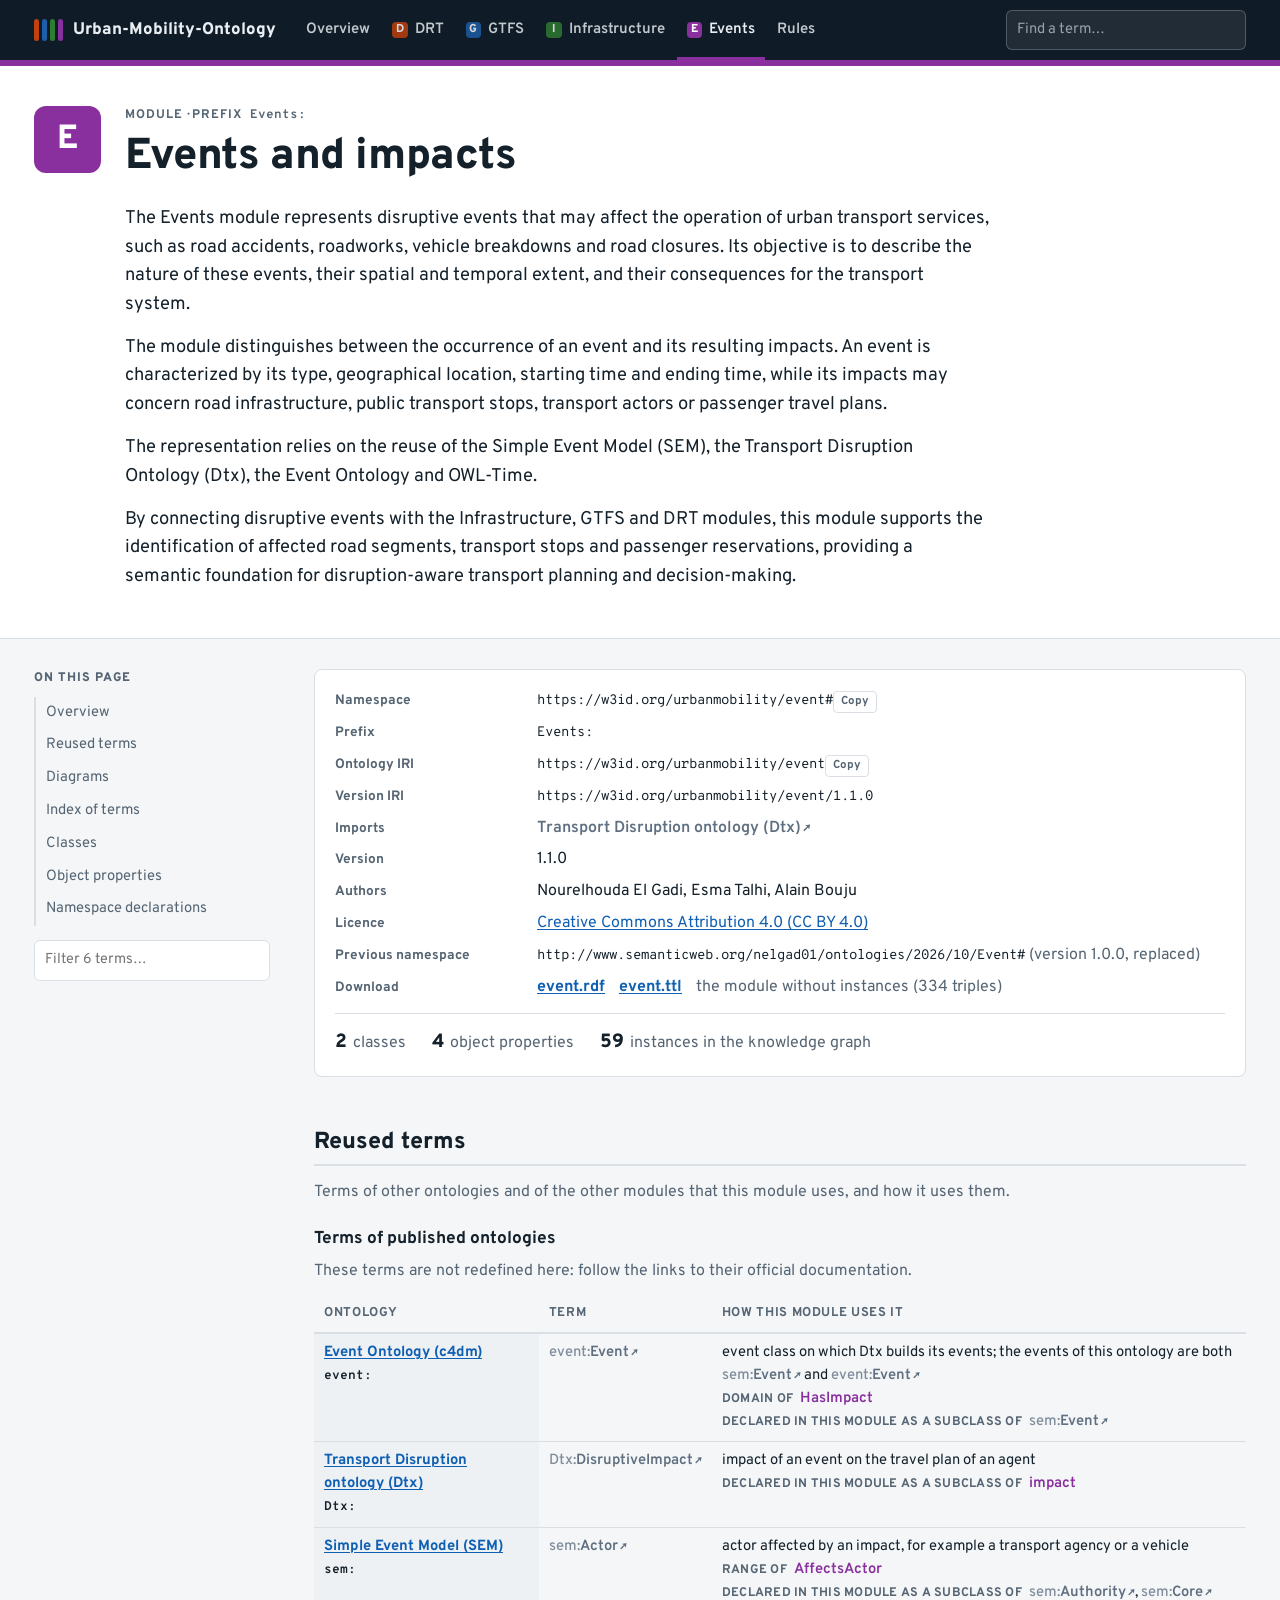
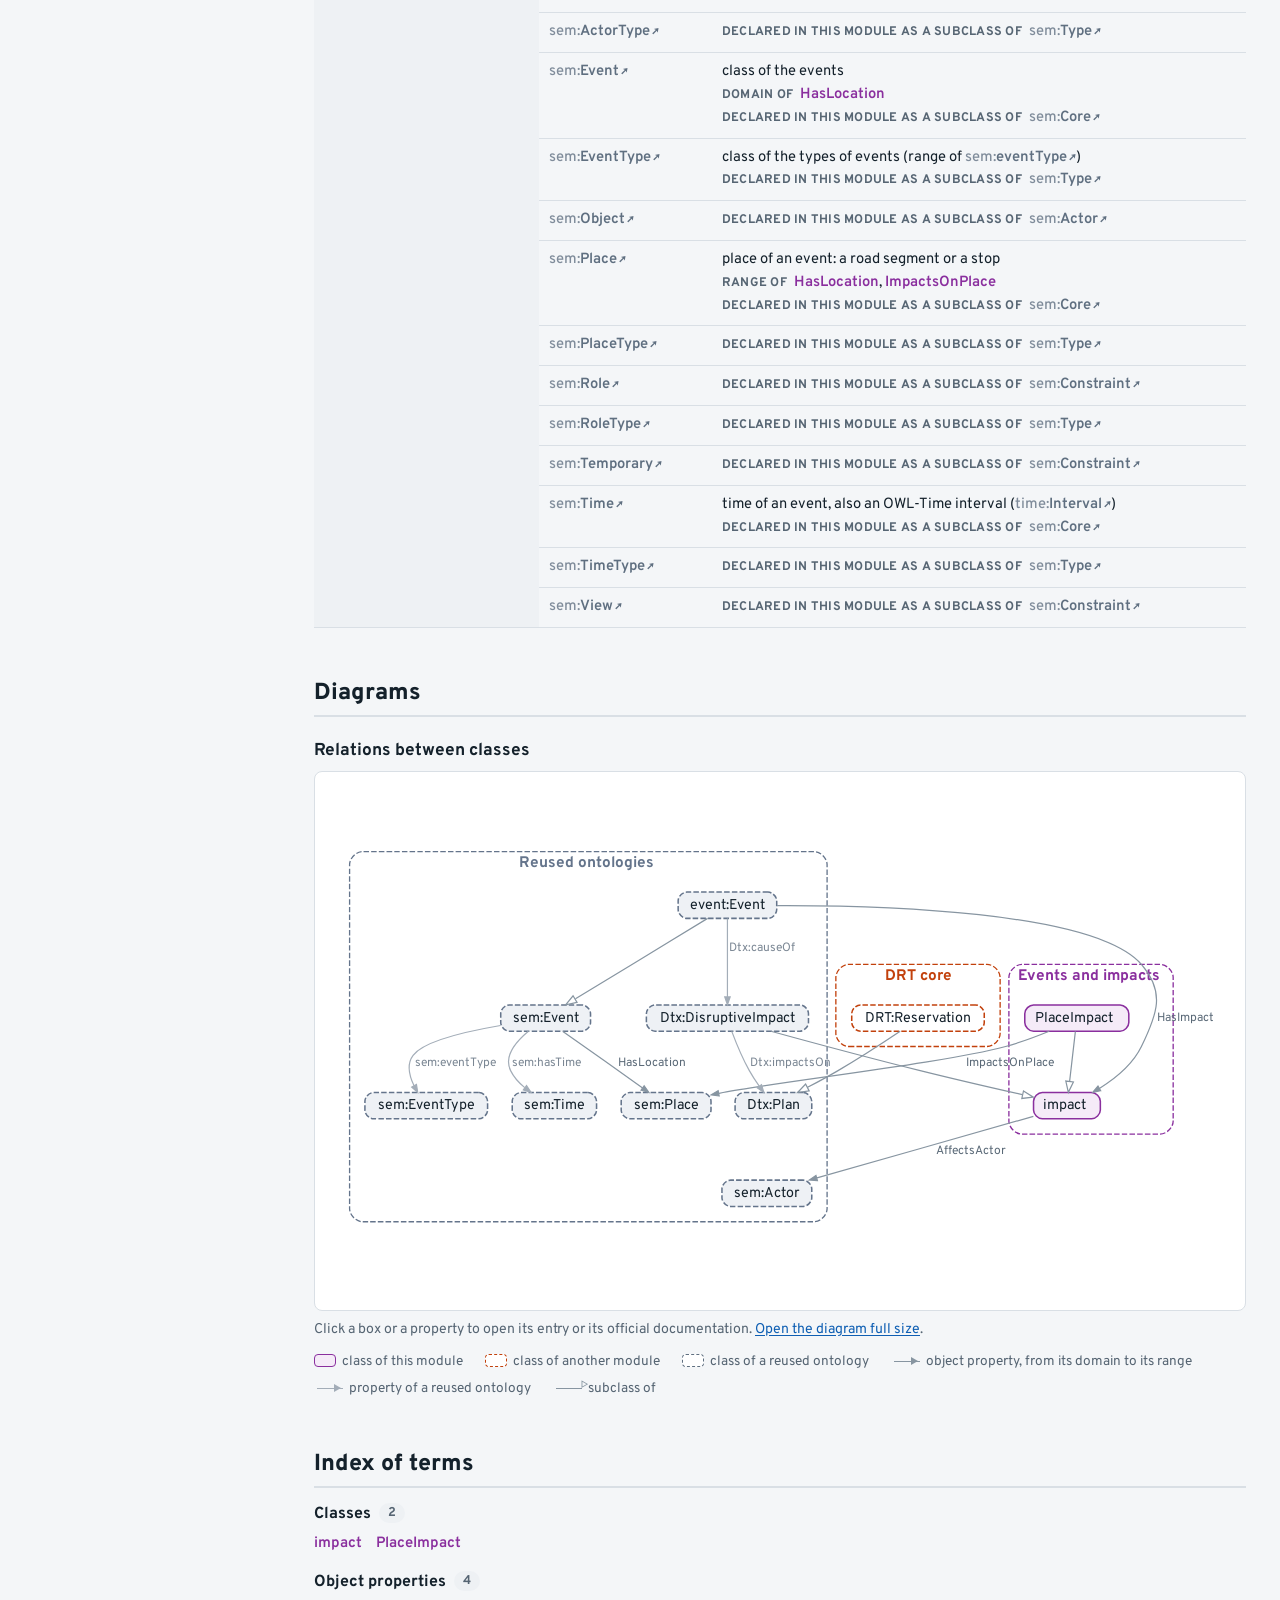
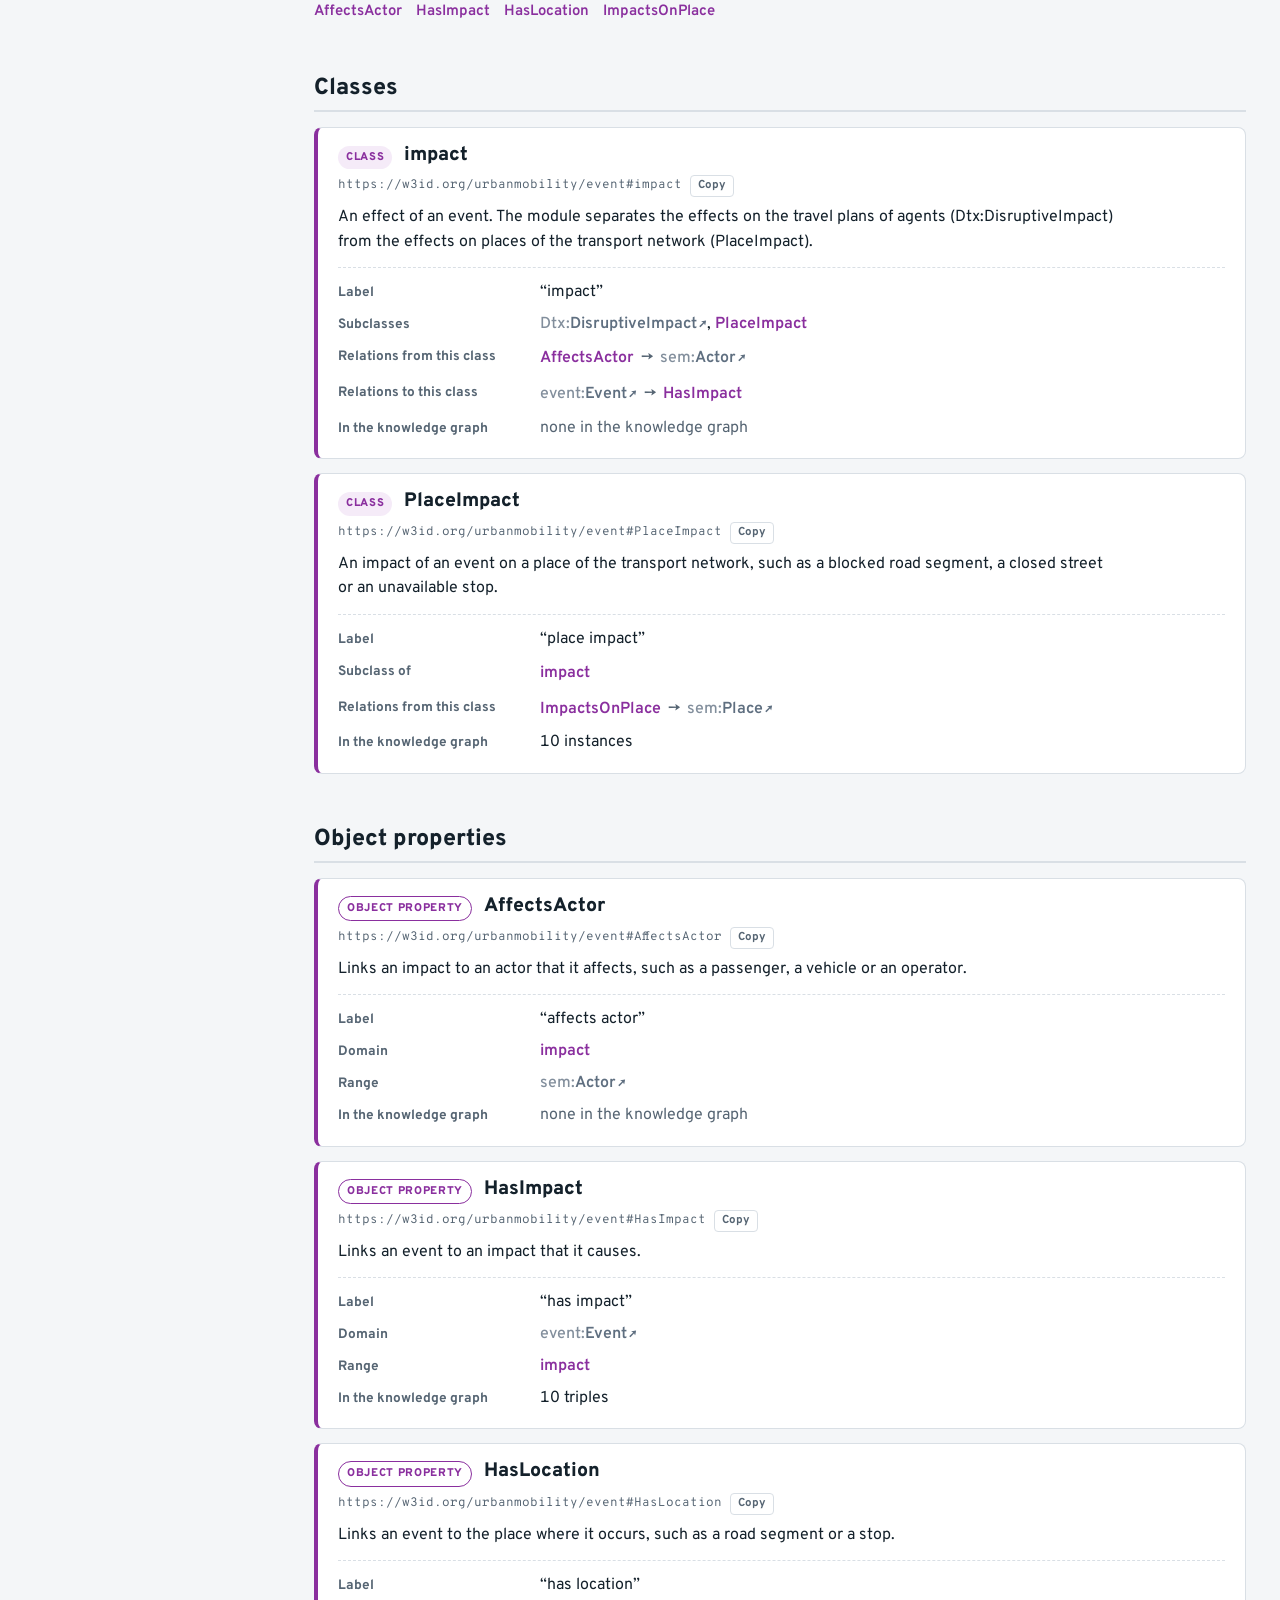
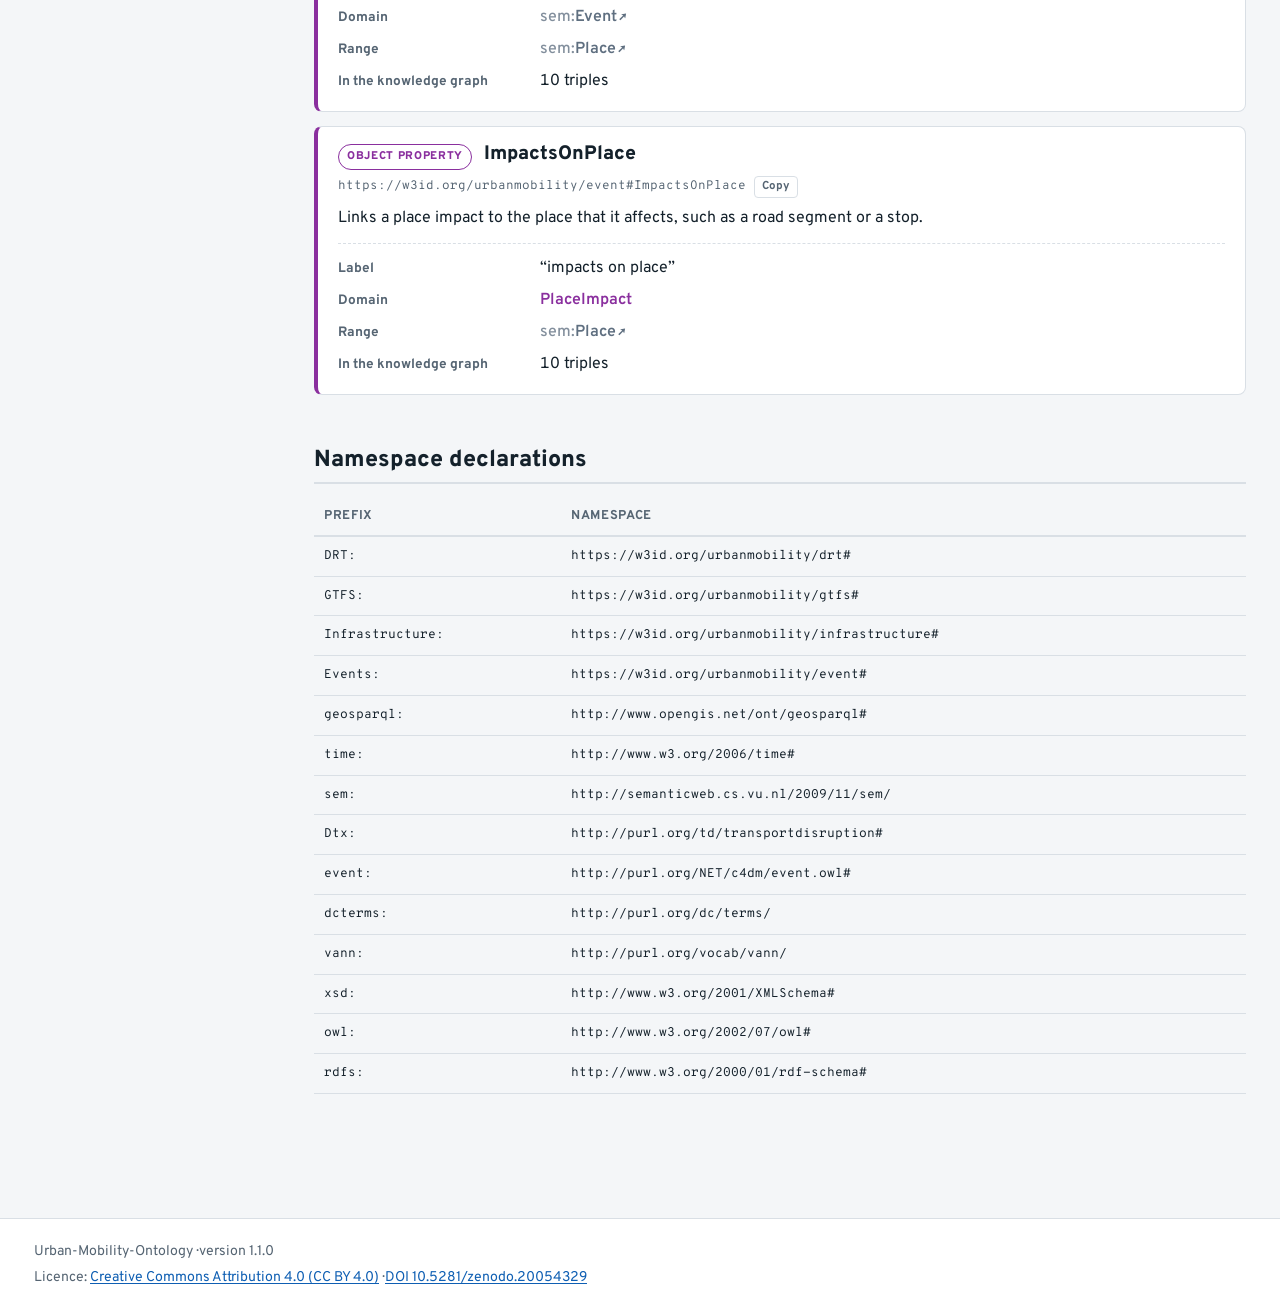
<file: event.html>
<!DOCTYPE html>
<html lang="en">
<head>
<meta charset="utf-8">
<meta name="viewport" content="width=device-width, initial-scale=1">
<title>Events and impacts · Urban-Mobility-Ontology</title>
<meta name="description" content="Disruptive events and their impacts on travel plans and the urban network.">
<link rel="preconnect" href="https://fonts.googleapis.com"><link rel="preconnect" href="https://fonts.gstatic.com" crossorigin><link href="https://fonts.googleapis.com/css2?family=Overpass:wght@400;500;600;700;800&family=Overpass+Mono:wght@400;600&display=swap" rel="stylesheet">
<link rel="stylesheet" href="assets/style.css">
</head>
<body class="mod-page m-event">
<a class="skip" href="#main">Skip to content</a>
<header class="topbar">
  <div class="topbar-inner">
    <a class="brand" href="index.html"><span class="brand-lines" aria-hidden="true"><i class="m-drt"></i><i class="m-gtfs"></i><i class="m-infra"></i><i class="m-event"></i></span><span>Urban-Mobility-Ontology</span></a>
    <nav class="mainnav" aria-label="Documentation sections"><a href="index.html" class="">Overview</a><a href="drt.html" class="m-drt"><span class="line-badge m-drt xs" aria-hidden="true">D</span>DRT</a><a href="gtfs.html" class="m-gtfs"><span class="line-badge m-gtfs xs" aria-hidden="true">G</span>GTFS</a><a href="infrastructure.html" class="m-infra"><span class="line-badge m-infra xs" aria-hidden="true">I</span>Infrastructure</a><a href="event.html" class="active m-event"><span class="line-badge m-event xs" aria-hidden="true">E</span>Events</a><a href="rules.html" class="">Rules</a></nav>
    <div class="search" role="search">
      <label class="sr" for="q">Find a class or property</label>
      <input id="q" type="search" placeholder="Find a term…" autocomplete="off" spellcheck="false" aria-controls="q-results" aria-expanded="false">
      <ul id="q-results" class="q-results" role="listbox" hidden></ul>
    </div>
  </div>
</header>
<main id="main">

<section class="hero mod-hero m-event" id="overview">
  <div class="wrap hero-grid">
    <span class="line-badge m-event xl" aria-hidden="true">E</span>
    <div>
      <p class="eyebrow">Module · prefix <code>Events:</code></p>
      <h1>Events and impacts</h1>
      <p class="lead">The Events module represents disruptive events that may affect the operation of urban transport services, such as road accidents, roadworks, vehicle breakdowns and road closures. Its objective is to describe the nature of these events, their spatial and temporal extent, and their consequences for the transport system.</p><p class="lead">The module distinguishes between the occurrence of an event and its resulting impacts. An event is characterized by its type, geographical location, starting time and ending time, while its impacts may concern road infrastructure, public transport stops, transport actors or passenger travel plans.</p><p class="lead">The representation relies on the reuse of the Simple Event Model (SEM), the Transport Disruption Ontology (Dtx), the Event Ontology and OWL-Time.</p><p class="lead">By connecting disruptive events with the Infrastructure, GTFS and DRT modules, this module supports the identification of affected road segments, transport stops and passenger reservations, providing a semantic foundation for disruption-aware transport planning and decision-making.</p>
    </div>
  </div>
</section>
<div class="wrap with-side">
  <aside class="side"><nav aria-label="On this page"><p class="side-title">On this page</p><ol><li><a href="#overview">Overview</a></li><li><a href="#reuse">Reused terms</a></li><li><a href="#diagram">Diagrams</a></li><li><a href="#index">Index of terms</a></li><li><a href="#classes">Classes</a></li><li><a href="#object-properties">Object properties</a></li><li><a href="#namespaces">Namespace declarations</a></li></ol><label class="sr" for="filter">Filter the terms of this module</label><input id="filter" class="filter" type="search" placeholder="Filter 6 terms…" autocomplete="off"></nav></aside>
  <div class="content">
    <section class="block meta-block"><dl class="facts"><dt>Namespace</dt><dd><code>https://w3id.org/urbanmobility/event#</code><button class="copy" type="button" data-copy="https://w3id.org/urbanmobility/event#" aria-label="Copy https://w3id.org/urbanmobility/event#">Copy</button></dd><dt>Prefix</dt><dd><code>Events:</code></dd><dt>Ontology IRI</dt><dd><code>https://w3id.org/urbanmobility/event</code><button class="copy" type="button" data-copy="https://w3id.org/urbanmobility/event" aria-label="Copy https://w3id.org/urbanmobility/event">Copy</button></dd><dt>Version IRI</dt><dd><code>https://w3id.org/urbanmobility/event/1.1.0</code></dd><dt>Imports</dt><dd><span class="imports"><span><a class="t ext" href="https://transportdisruption.github.io/transportdisruption.html" target="_blank" rel="noopener">Transport Disruption ontology (Dtx)<span class="ext-mark" aria-hidden="true">↗</span></a></span></span></dd><dt>Version</dt><dd>1.1.0</dd><dt>Authors</dt><dd>Nourelhouda El Gadi, Esma Talhi, Alain Bouju</dd><dt>Licence</dt><dd><a href="https://creativecommons.org/licenses/by/4.0/">Creative Commons Attribution 4.0 (CC BY 4.0)</a></dd><dt>Previous namespace</dt><dd><code>http://www.semanticweb.org/nelgad01/ontologies/2026/10/Event#</code> <span class="muted">(version 1.0.0, replaced)</span></dd><dt>Download</dt><dd><a class="dl" href="ontology/event.rdf" download>event.rdf</a> <a class="dl" href="ontology/event.ttl" download>event.ttl</a> <span class="muted">the module without instances (334 triples)</span></dd></dl><ul class="figures"><li><span class="num">2</span> classes</li><li><span class="num">4</span> object properties</li><li><span class="num">59</span> instances in the knowledge graph</li></ul></section>
    <section class="block" id="reuse"><h2>Reused terms</h2><p class="sub">Terms of other ontologies and of the other modules that this module uses, and how it uses them.</p><h3>Terms of published ontologies</h3><p class="sub">These terms are not redefined here: follow the links to their official documentation.</p><div class="tbl-wrap"><table class="reuse-t"><thead><tr><th>Ontology</th><th>Term</th><th>How this module uses it</th></tr></thead><tbody><tr><th scope=row rowspan=1><a href="http://motools.sourceforge.net/event/event.html" target="_blank" rel="noopener">Event Ontology (c4dm)</a><br><code>event:</code></th><td class="term-c"><a class="t ext" href="http://motools.sourceforge.net/event/event.html#term_Event" title="http://purl.org/NET/c4dm/event.owl#Event" target="_blank" rel="noopener"><span class="pfx">event:</span>Event<span class="ext-mark" aria-hidden="true">↗</span></a></td><td class="how-c">event class on which Dtx builds its events; the events of this ontology are both <a class="t ext" href="https://semanticweb.cs.vu.nl/2009/11/sem/" title="http://semanticweb.cs.vu.nl/2009/11/sem/Event" target="_blank" rel="noopener"><span class="pfx">sem:</span>Event<span class="ext-mark" aria-hidden="true">↗</span></a> and <a class="t ext" href="http://motools.sourceforge.net/event/event.html#term_Event" title="http://purl.org/NET/c4dm/event.owl#Event" target="_blank" rel="noopener"><span class="pfx">event:</span>Event<span class="ext-mark" aria-hidden="true">↗</span></a><br><span class="how">domain of</span> <a class="t k-op m-event" href="#HasImpact" title="Events:HasImpact: Links an event to an impact that it causes.">HasImpact</a><br><span class="how">declared in this module as a subclass of</span> <a class="t ext" href="https://semanticweb.cs.vu.nl/2009/11/sem/" title="http://semanticweb.cs.vu.nl/2009/11/sem/Event" target="_blank" rel="noopener"><span class="pfx">sem:</span>Event<span class="ext-mark" aria-hidden="true">↗</span></a></td></tr><tr><th scope=row rowspan=1><a href="https://transportdisruption.github.io/transportdisruption.html" target="_blank" rel="noopener">Transport Disruption ontology (Dtx)</a><br><code>Dtx:</code></th><td class="term-c"><a class="t ext" href="https://transportdisruption.github.io/transportdisruption.html#d4e2064" title="http://purl.org/td/transportdisruption#DisruptiveImpact" target="_blank" rel="noopener"><span class="pfx">Dtx:</span>DisruptiveImpact<span class="ext-mark" aria-hidden="true">↗</span></a></td><td class="how-c">impact of an event on the travel plan of an agent<br><span class="how">declared in this module as a subclass of</span> <a class="t k-c m-event" href="#impact" title="Events:impact: An effect of an event. The module separates the effects on the travel plans of agents…">impact</a></td></tr><tr><th scope=row rowspan=13><a href="https://semanticweb.cs.vu.nl/2009/11/sem/" target="_blank" rel="noopener">Simple Event Model (SEM)</a><br><code>sem:</code></th><td class="term-c"><a class="t ext" href="https://semanticweb.cs.vu.nl/2009/11/sem/" title="http://semanticweb.cs.vu.nl/2009/11/sem/Actor" target="_blank" rel="noopener"><span class="pfx">sem:</span>Actor<span class="ext-mark" aria-hidden="true">↗</span></a></td><td class="how-c">actor affected by an impact, for example a transport agency or a vehicle<br><span class="how">range of</span> <a class="t k-op m-event" href="#AffectsActor" title="Events:AffectsActor: Links an impact to an actor that it affects, such as a passenger, a vehicle or an operator.">AffectsActor</a><br><span class="how">declared in this module as a subclass of</span> <a class="t ext" href="https://semanticweb.cs.vu.nl/2009/11/sem/" title="http://semanticweb.cs.vu.nl/2009/11/sem/Authority" target="_blank" rel="noopener"><span class="pfx">sem:</span>Authority<span class="ext-mark" aria-hidden="true">↗</span></a>, <a class="t ext" href="https://semanticweb.cs.vu.nl/2009/11/sem/" title="http://semanticweb.cs.vu.nl/2009/11/sem/Core" target="_blank" rel="noopener"><span class="pfx">sem:</span>Core<span class="ext-mark" aria-hidden="true">↗</span></a></td></tr><tr><td class="term-c"><a class="t ext" href="https://semanticweb.cs.vu.nl/2009/11/sem/" title="http://semanticweb.cs.vu.nl/2009/11/sem/ActorType" target="_blank" rel="noopener"><span class="pfx">sem:</span>ActorType<span class="ext-mark" aria-hidden="true">↗</span></a></td><td class="how-c"><span class="how">declared in this module as a subclass of</span> <a class="t ext" href="https://semanticweb.cs.vu.nl/2009/11/sem/" title="http://semanticweb.cs.vu.nl/2009/11/sem/Type" target="_blank" rel="noopener"><span class="pfx">sem:</span>Type<span class="ext-mark" aria-hidden="true">↗</span></a></td></tr><tr><td class="term-c"><a class="t ext" href="https://semanticweb.cs.vu.nl/2009/11/sem/" title="http://semanticweb.cs.vu.nl/2009/11/sem/Event" target="_blank" rel="noopener"><span class="pfx">sem:</span>Event<span class="ext-mark" aria-hidden="true">↗</span></a></td><td class="how-c">class of the events<br><span class="how">domain of</span> <a class="t k-op m-event" href="#HasLocation" title="Events:HasLocation: Links an event to the place where it occurs, such as a road segment or a stop.">HasLocation</a><br><span class="how">declared in this module as a subclass of</span> <a class="t ext" href="https://semanticweb.cs.vu.nl/2009/11/sem/" title="http://semanticweb.cs.vu.nl/2009/11/sem/Core" target="_blank" rel="noopener"><span class="pfx">sem:</span>Core<span class="ext-mark" aria-hidden="true">↗</span></a></td></tr><tr><td class="term-c"><a class="t ext" href="https://semanticweb.cs.vu.nl/2009/11/sem/" title="http://semanticweb.cs.vu.nl/2009/11/sem/EventType" target="_blank" rel="noopener"><span class="pfx">sem:</span>EventType<span class="ext-mark" aria-hidden="true">↗</span></a></td><td class="how-c">class of the types of events (range of <a class="t ext" href="https://semanticweb.cs.vu.nl/2009/11/sem/" title="http://semanticweb.cs.vu.nl/2009/11/sem/eventType" target="_blank" rel="noopener"><span class="pfx">sem:</span>eventType<span class="ext-mark" aria-hidden="true">↗</span></a>)<br><span class="how">declared in this module as a subclass of</span> <a class="t ext" href="https://semanticweb.cs.vu.nl/2009/11/sem/" title="http://semanticweb.cs.vu.nl/2009/11/sem/Type" target="_blank" rel="noopener"><span class="pfx">sem:</span>Type<span class="ext-mark" aria-hidden="true">↗</span></a></td></tr><tr><td class="term-c"><a class="t ext" href="https://semanticweb.cs.vu.nl/2009/11/sem/" title="http://semanticweb.cs.vu.nl/2009/11/sem/Object" target="_blank" rel="noopener"><span class="pfx">sem:</span>Object<span class="ext-mark" aria-hidden="true">↗</span></a></td><td class="how-c"><span class="how">declared in this module as a subclass of</span> <a class="t ext" href="https://semanticweb.cs.vu.nl/2009/11/sem/" title="http://semanticweb.cs.vu.nl/2009/11/sem/Actor" target="_blank" rel="noopener"><span class="pfx">sem:</span>Actor<span class="ext-mark" aria-hidden="true">↗</span></a></td></tr><tr><td class="term-c"><a class="t ext" href="https://semanticweb.cs.vu.nl/2009/11/sem/" title="http://semanticweb.cs.vu.nl/2009/11/sem/Place" target="_blank" rel="noopener"><span class="pfx">sem:</span>Place<span class="ext-mark" aria-hidden="true">↗</span></a></td><td class="how-c">place of an event: a road segment or a stop<br><span class="how">range of</span> <a class="t k-op m-event" href="#HasLocation" title="Events:HasLocation: Links an event to the place where it occurs, such as a road segment or a stop.">HasLocation</a>, <a class="t k-op m-event" href="#ImpactsOnPlace" title="Events:ImpactsOnPlace: Links a place impact to the place that it affects, such as a road segment or a stop.">ImpactsOnPlace</a><br><span class="how">declared in this module as a subclass of</span> <a class="t ext" href="https://semanticweb.cs.vu.nl/2009/11/sem/" title="http://semanticweb.cs.vu.nl/2009/11/sem/Core" target="_blank" rel="noopener"><span class="pfx">sem:</span>Core<span class="ext-mark" aria-hidden="true">↗</span></a></td></tr><tr><td class="term-c"><a class="t ext" href="https://semanticweb.cs.vu.nl/2009/11/sem/" title="http://semanticweb.cs.vu.nl/2009/11/sem/PlaceType" target="_blank" rel="noopener"><span class="pfx">sem:</span>PlaceType<span class="ext-mark" aria-hidden="true">↗</span></a></td><td class="how-c"><span class="how">declared in this module as a subclass of</span> <a class="t ext" href="https://semanticweb.cs.vu.nl/2009/11/sem/" title="http://semanticweb.cs.vu.nl/2009/11/sem/Type" target="_blank" rel="noopener"><span class="pfx">sem:</span>Type<span class="ext-mark" aria-hidden="true">↗</span></a></td></tr><tr><td class="term-c"><a class="t ext" href="https://semanticweb.cs.vu.nl/2009/11/sem/" title="http://semanticweb.cs.vu.nl/2009/11/sem/Role" target="_blank" rel="noopener"><span class="pfx">sem:</span>Role<span class="ext-mark" aria-hidden="true">↗</span></a></td><td class="how-c"><span class="how">declared in this module as a subclass of</span> <a class="t ext" href="https://semanticweb.cs.vu.nl/2009/11/sem/" title="http://semanticweb.cs.vu.nl/2009/11/sem/Constraint" target="_blank" rel="noopener"><span class="pfx">sem:</span>Constraint<span class="ext-mark" aria-hidden="true">↗</span></a></td></tr><tr><td class="term-c"><a class="t ext" href="https://semanticweb.cs.vu.nl/2009/11/sem/" title="http://semanticweb.cs.vu.nl/2009/11/sem/RoleType" target="_blank" rel="noopener"><span class="pfx">sem:</span>RoleType<span class="ext-mark" aria-hidden="true">↗</span></a></td><td class="how-c"><span class="how">declared in this module as a subclass of</span> <a class="t ext" href="https://semanticweb.cs.vu.nl/2009/11/sem/" title="http://semanticweb.cs.vu.nl/2009/11/sem/Type" target="_blank" rel="noopener"><span class="pfx">sem:</span>Type<span class="ext-mark" aria-hidden="true">↗</span></a></td></tr><tr><td class="term-c"><a class="t ext" href="https://semanticweb.cs.vu.nl/2009/11/sem/" title="http://semanticweb.cs.vu.nl/2009/11/sem/Temporary" target="_blank" rel="noopener"><span class="pfx">sem:</span>Temporary<span class="ext-mark" aria-hidden="true">↗</span></a></td><td class="how-c"><span class="how">declared in this module as a subclass of</span> <a class="t ext" href="https://semanticweb.cs.vu.nl/2009/11/sem/" title="http://semanticweb.cs.vu.nl/2009/11/sem/Constraint" target="_blank" rel="noopener"><span class="pfx">sem:</span>Constraint<span class="ext-mark" aria-hidden="true">↗</span></a></td></tr><tr><td class="term-c"><a class="t ext" href="https://semanticweb.cs.vu.nl/2009/11/sem/" title="http://semanticweb.cs.vu.nl/2009/11/sem/Time" target="_blank" rel="noopener"><span class="pfx">sem:</span>Time<span class="ext-mark" aria-hidden="true">↗</span></a></td><td class="how-c">time of an event, also an OWL-Time interval (<a class="t ext" href="https://www.w3.org/TR/owl-time/#time:Interval" title="http://www.w3.org/2006/time#Interval" target="_blank" rel="noopener"><span class="pfx">time:</span>Interval<span class="ext-mark" aria-hidden="true">↗</span></a>)<br><span class="how">declared in this module as a subclass of</span> <a class="t ext" href="https://semanticweb.cs.vu.nl/2009/11/sem/" title="http://semanticweb.cs.vu.nl/2009/11/sem/Core" target="_blank" rel="noopener"><span class="pfx">sem:</span>Core<span class="ext-mark" aria-hidden="true">↗</span></a></td></tr><tr><td class="term-c"><a class="t ext" href="https://semanticweb.cs.vu.nl/2009/11/sem/" title="http://semanticweb.cs.vu.nl/2009/11/sem/TimeType" target="_blank" rel="noopener"><span class="pfx">sem:</span>TimeType<span class="ext-mark" aria-hidden="true">↗</span></a></td><td class="how-c"><span class="how">declared in this module as a subclass of</span> <a class="t ext" href="https://semanticweb.cs.vu.nl/2009/11/sem/" title="http://semanticweb.cs.vu.nl/2009/11/sem/Type" target="_blank" rel="noopener"><span class="pfx">sem:</span>Type<span class="ext-mark" aria-hidden="true">↗</span></a></td></tr><tr><td class="term-c"><a class="t ext" href="https://semanticweb.cs.vu.nl/2009/11/sem/" title="http://semanticweb.cs.vu.nl/2009/11/sem/View" target="_blank" rel="noopener"><span class="pfx">sem:</span>View<span class="ext-mark" aria-hidden="true">↗</span></a></td><td class="how-c"><span class="how">declared in this module as a subclass of</span> <a class="t ext" href="https://semanticweb.cs.vu.nl/2009/11/sem/" title="http://semanticweb.cs.vu.nl/2009/11/sem/Constraint" target="_blank" rel="noopener"><span class="pfx">sem:</span>Constraint<span class="ext-mark" aria-hidden="true">↗</span></a></td></tr></tbody></table></div></section>
    <section class="block" id="diagram"><h2>Diagrams</h2><h3>Relations between classes</h3><figure class="diagram"><div class="diagram-scroll"><div class="diagram-inner"><svg width="824pt" height="376pt"
 viewBox="0.00 0.00 823.60 375.60" xmlns="http://www.w3.org/2000/svg" xmlns:xlink="http://www.w3.org/1999/xlink">
<g id="graph0" class="graph" transform="scale(1 1) rotate(0) translate(10.8 364.8)">
<title>G</title>
<g id="clust1" class="cluster cl m&#45;event">
<title>cluster_event</title>
<path fill="transparent" stroke="#8a2f9e" stroke-width="1.2" stroke-dasharray="5,2" d="M622,-88C622,-88 748,-88 748,-88 754,-88 760,-94 760,-100 760,-100 760,-231 760,-231 760,-237 754,-243 748,-243 748,-243 622,-243 622,-243 616,-243 610,-237 610,-231 610,-231 610,-100 610,-100 610,-94 616,-88 622,-88"/>
<text text-anchor="start" x="618" y="-228.8" font-family="Overpass" font-weight="bold" font-size="14.00" fill="#8a2f9e">Events and impacts</text>
</g>
<g id="clust2" class="cluster cl m&#45;std">
<title>cluster_std</title>
<path fill="transparent" stroke="#64748b" stroke-width="1.2" stroke-dasharray="5,2" d="M20,-8C20,-8 432,-8 432,-8 438,-8 444,-14 444,-20 444,-20 444,-334 444,-334 444,-340 438,-346 432,-346 432,-346 20,-346 20,-346 14,-346 8,-340 8,-334 8,-334 8,-20 8,-20 8,-14 14,-8 20,-8"/>
<text text-anchor="start" x="163" y="-331.8" font-family="Overpass" font-weight="bold" font-size="14.00" fill="#64748b">Reused ontologies</text>
</g>
<g id="clust3" class="cluster cl m&#45;drt">
<title>cluster_drt</title>
<path fill="transparent" stroke="#c2410c" stroke-width="1.2" stroke-dasharray="5,2" d="M464,-168C464,-168 590,-168 590,-168 596,-168 602,-174 602,-180 602,-180 602,-231 602,-231 602,-237 596,-243 590,-243 590,-243 464,-243 464,-243 458,-243 452,-237 452,-231 452,-231 452,-180 452,-180 452,-174 458,-168 464,-168"/>
<text text-anchor="start" x="496.5" y="-228.8" font-family="Overpass" font-weight="bold" font-size="14.00" fill="#c2410c">DRT core</text>
</g>
<!-- Events:impact -->
<g id="node1" class="node own m&#45;event">
<title>Events:impact</title>
<g id="a_node1"><a xlink:href="#impact" xlink:title="Events:impact: An effect of an event. The module separates the effects on the travel plans of agents (Dtx:DisruptiveImpact) from the effects on…">
<path fill="#f5ebf8" stroke="#8a2f9e" stroke-width="1.4" d="M685.5,-126C685.5,-126 640.5,-126 640.5,-126 636.5,-126 632.5,-122 632.5,-118 632.5,-118 632.5,-110 632.5,-110 632.5,-106 636.5,-102 640.5,-102 640.5,-102 685.5,-102 685.5,-102 689.5,-102 693.5,-106 693.5,-110 693.5,-110 693.5,-118 693.5,-118 693.5,-122 689.5,-126 685.5,-126"/>
<text text-anchor="start" x="641.5" y="-110.6" font-family="Overpass" font-size="13.00" fill="#14212b">impact</text>
</a>
</g>
</g>
<!-- sem:Actor -->
<g id="node6" class="node ext">
<title>sem:Actor</title>
<g id="a_node6"><a xlink:href="https://semanticweb.cs.vu.nl/2009/11/sem/" xlink:title="sem:Actor: Actors are entities that take part in an Event, either actively or passively. Actors do not necessarily have to be…" target="_blank">
<path fill="#eef1f5" stroke="#64748b" stroke-width="1.4" stroke-dasharray="5,2" d="M422,-46C422,-46 356,-46 356,-46 352,-46 348,-42 348,-38 348,-38 348,-30 348,-30 348,-26 352,-22 356,-22 356,-22 422,-22 422,-22 426,-22 430,-26 430,-30 430,-30 430,-38 430,-38 430,-42 426,-46 422,-46"/>
<text text-anchor="middle" x="389" y="-30.6" font-family="Overpass" font-size="13.00" fill="#14212b">sem:Actor</text>
</a>
</g>
</g>
<!-- Events:impact&#45;&gt;sem:Actor -->
<g id="edge4" class="edge op">
<title>Events:impact&#45;&gt;sem:Actor</title>
<path fill="none" stroke="#8795a1" stroke-width="1.1" d="M632.37,-104.28C584.29,-90.59 490.83,-63.99 434.76,-48.03"/>
<polygon fill="#8795a1" stroke="#8795a1" stroke-width="1.1" points="435.18,-45.6 427.78,-46.04 433.84,-50.31 435.18,-45.6"/>
<g id="a_edge4_0"><a xlink:href="event.html#AffectsActor" xlink:title="Events:AffectsActor: Links an impact to an actor that it affects, such as a passenger, a vehicle or an operator.">
<text text-anchor="start" x="543.5" y="-70.2" font-family="Overpass" font-size="11.00" fill="#5a6977">AffectsActor</text>
</a>
</g>
</g>
<!-- Events:PlaceImpact -->
<g id="node2" class="node own m&#45;event">
<title>Events:PlaceImpact</title>
<g id="a_node2"><a xlink:href="#PlaceImpact" xlink:title="Events:PlaceImpact: An impact of an event on a place of the transport network, such as a blocked road segment, a closed street or an unavailable stop.">
<path fill="#f5ebf8" stroke="#8a2f9e" stroke-width="1.4" d="M711.5,-206C711.5,-206 632.5,-206 632.5,-206 628.5,-206 624.5,-202 624.5,-198 624.5,-198 624.5,-190 624.5,-190 624.5,-186 628.5,-182 632.5,-182 632.5,-182 711.5,-182 711.5,-182 715.5,-182 719.5,-186 719.5,-190 719.5,-190 719.5,-198 719.5,-198 719.5,-202 715.5,-206 711.5,-206"/>
<text text-anchor="start" x="633.5" y="-190.6" font-family="Overpass" font-size="13.00" fill="#14212b">PlaceImpact</text>
</a>
</g>
</g>
<!-- Events:PlaceImpact&#45;&gt;Events:impact -->
<g id="edge9" class="edge sub">
<title>Events:PlaceImpact&#45;&gt;Events:impact</title>
<g id="a_edge9"><a xlink:title="subclass of">
<path fill="none" stroke="#8795a1" stroke-width="1.1" d="M670.71,-181.82C669.35,-170.01 667.16,-151.08 665.47,-136.38"/>
<polygon fill="none" stroke="#8795a1" stroke-width="1.1" points="668.91,-135.69 664.29,-126.15 661.96,-136.49 668.91,-135.69"/>
</a>
</g>
</g>
<!-- sem:Place -->
<g id="node5" class="node ext">
<title>sem:Place</title>
<g id="a_node5"><a xlink:href="https://semanticweb.cs.vu.nl/2009/11/sem/" xlink:title="sem:Place: Places are locations where an Event happens. They do not need to be physical places and hence do not necessarily need…" target="_blank">
<path fill="#eef1f5" stroke="#64748b" stroke-width="1.4" stroke-dasharray="5,2" d="M330,-126C330,-126 264,-126 264,-126 260,-126 256,-122 256,-118 256,-118 256,-110 256,-110 256,-106 260,-102 264,-102 264,-102 330,-102 330,-102 334,-102 338,-106 338,-110 338,-110 338,-118 338,-118 338,-122 334,-126 330,-126"/>
<text text-anchor="middle" x="297" y="-110.6" font-family="Overpass" font-size="13.00" fill="#14212b">sem:Place</text>
</a>
</g>
</g>
<!-- Events:PlaceImpact&#45;&gt;sem:Place -->
<g id="edge3" class="edge op">
<title>Events:PlaceImpact&#45;&gt;sem:Place</title>
<path fill="none" stroke="#8795a1" stroke-width="1.1" d="M646.78,-181.91C634.9,-177.05 620.42,-171.63 607,-168 550.93,-152.83 406.1,-136.68 349,-126 347.78,-125.77 346.55,-125.54 345.31,-125.3"/>
<polygon fill="#8795a1" stroke="#8795a1" stroke-width="1.1" points="345.46,-122.83 338.12,-123.89 344.52,-127.64 345.46,-122.83"/>
<g id="a_edge3_1"><a xlink:href="event.html#ImpactsOnPlace" xlink:title="Events:ImpactsOnPlace: Links a place impact to the place that it affects, such as a road segment or a stop.">
<text text-anchor="start" x="570.5" y="-150.2" font-family="Overpass" font-size="11.00" fill="#5a6977">ImpactsOnPlace</text>
</a>
</g>
</g>
<!-- event:Event -->
<g id="node3" class="node ext">
<title>event:Event</title>
<g id="a_node3"><a xlink:href="http://motools.sourceforge.net/event/event.html#term_Event" xlink:title="event:Event (reused ontology)" target="_blank">
<path fill="#eef1f5" stroke="#64748b" stroke-width="1.4" stroke-dasharray="5,2" d="M390,-309C390,-309 316,-309 316,-309 312,-309 308,-305 308,-301 308,-301 308,-293 308,-293 308,-289 312,-285 316,-285 316,-285 390,-285 390,-285 394,-285 398,-289 398,-293 398,-293 398,-301 398,-301 398,-305 394,-309 390,-309"/>
<text text-anchor="middle" x="353" y="-293.6" font-family="Overpass" font-size="13.00" fill="#14212b">event:Event</text>
</a>
</g>
</g>
<!-- event:Event&#45;&gt;Events:impact -->
<g id="edge1" class="edge op">
<title>event:Event&#45;&gt;Events:impact</title>
<path fill="none" stroke="#8795a1" stroke-width="1.1" d="M398.19,-296.71C488.94,-297.05 688.33,-292.07 731,-243 752.87,-217.85 745.63,-197.95 731,-168 722.95,-151.52 707.04,-138.68 692.62,-129.77"/>
<polygon fill="#8795a1" stroke="#8795a1" stroke-width="1.1" points="693.84,-127.64 686.57,-126.19 691.35,-131.86 693.84,-127.64"/>
<g id="a_edge1_2"><a xlink:href="event.html#HasImpact" xlink:title="Events:HasImpact: Links an event to an impact that it causes.">
<text text-anchor="start" x="745" y="-191.2" font-family="Overpass" font-size="11.00" fill="#5a6977">HasImpact</text>
</a>
</g>
</g>
<!-- sem:Event -->
<g id="node4" class="node ext">
<title>sem:Event</title>
<g id="a_node4"><a xlink:href="https://semanticweb.cs.vu.nl/2009/11/sem/" xlink:title="sem:Event: Events are things that happen. This comprises everything from historical events to web site sessions and mythical…" target="_blank">
<path fill="#eef1f5" stroke="#64748b" stroke-width="1.4" stroke-dasharray="5,2" d="M220,-206C220,-206 154,-206 154,-206 150,-206 146,-202 146,-198 146,-198 146,-190 146,-190 146,-186 150,-182 154,-182 154,-182 220,-182 220,-182 224,-182 228,-186 228,-190 228,-190 228,-198 228,-198 228,-202 224,-206 220,-206"/>
<text text-anchor="middle" x="187" y="-190.6" font-family="Overpass" font-size="13.00" fill="#14212b">sem:Event</text>
</a>
</g>
</g>
<!-- event:Event&#45;&gt;sem:Event -->
<g id="edge11" class="edge sub">
<title>event:Event&#45;&gt;sem:Event</title>
<g id="a_edge11"><a xlink:title="subclass of">
<path fill="none" stroke="#8795a1" stroke-width="1.1" d="M334.92,-285C305.81,-267.29 248.37,-232.34 214.27,-211.59"/>
<polygon fill="none" stroke="#8795a1" stroke-width="1.1" points="215.67,-208.35 205.31,-206.14 212.04,-214.33 215.67,-208.35"/>
</a>
</g>
</g>
<!-- Dtx:DisruptiveImpact -->
<g id="node9" class="node ext">
<title>Dtx:DisruptiveImpact</title>
<g id="a_node9"><a xlink:href="https://transportdisruption.github.io/transportdisruption.html#d4e2064" xlink:title="Dtx:DisruptiveImpact: A disruptive impact the action of one or more events causing or tending to prevent an agent&#39;s planned travel from…" target="_blank">
<path fill="#eef1f5" stroke="#64748b" stroke-width="1.4" stroke-dasharray="5,2" d="M419,-206C419,-206 287,-206 287,-206 283,-206 279,-202 279,-198 279,-198 279,-190 279,-190 279,-186 283,-182 287,-182 287,-182 419,-182 419,-182 423,-182 427,-186 427,-190 427,-190 427,-198 427,-198 427,-202 423,-206 419,-206"/>
<text text-anchor="middle" x="353" y="-190.6" font-family="Overpass" font-size="13.00" fill="#14212b">Dtx:DisruptiveImpact</text>
</a>
</g>
</g>
<!-- event:Event&#45;&gt;Dtx:DisruptiveImpact -->
<g id="edge7" class="edge op std">
<title>event:Event&#45;&gt;Dtx:DisruptiveImpact</title>
<path fill="none" stroke="#a3adb8" stroke-width="1.1" d="M353,-284.81C353,-267.51 353,-234.14 353,-213.3"/>
<polygon fill="#a3adb8" stroke="#a3adb8" stroke-width="1.1" points="355.45,-213.24 353,-206.24 350.55,-213.24 355.45,-213.24"/>
<g id="a_edge7_3"><a xlink:href="https://transportdisruption.github.io/transportdisruption.html#d4e223" xlink:title="Dtx:causeOf">
<text text-anchor="start" x="354" y="-255.2" font-family="Overpass" font-size="11.00" fill="#7b8794">Dtx:causeOf</text>
</a>
</g>
</g>
<!-- sem:Event&#45;&gt;sem:Place -->
<g id="edge2" class="edge op">
<title>sem:Event&#45;&gt;sem:Place</title>
<path fill="none" stroke="#8795a1" stroke-width="1.1" d="M202.76,-181.82C221.87,-168.27 254.18,-145.36 275.55,-130.21"/>
<polygon fill="#8795a1" stroke="#8795a1" stroke-width="1.1" points="276.98,-132.2 281.27,-126.15 274.14,-128.21 276.98,-132.2"/>
<g id="a_edge2_4"><a xlink:href="event.html#HasLocation" xlink:title="Events:HasLocation: Links an event to the place where it occurs, such as a road segment or a stop.">
<text text-anchor="start" x="253.5" y="-150.2" font-family="Overpass" font-size="11.00" fill="#5a6977">HasLocation</text>
</a>
</g>
</g>
<!-- sem:EventType -->
<g id="node7" class="node ext">
<title>sem:EventType</title>
<g id="a_node7"><a xlink:href="https://semanticweb.cs.vu.nl/2009/11/sem/" xlink:title="sem:EventType: EventType contains all resources that are used to classify Events, e.g. meeting." target="_blank">
<path fill="#eef1f5" stroke="#64748b" stroke-width="1.4" stroke-dasharray="5,2" d="M126,-126C126,-126 30,-126 30,-126 26,-126 22,-122 22,-118 22,-118 22,-110 22,-110 22,-106 26,-102 30,-102 30,-102 126,-102 126,-102 130,-102 134,-106 134,-110 134,-110 134,-118 134,-118 134,-122 130,-126 126,-126"/>
<text text-anchor="middle" x="78" y="-110.6" font-family="Overpass" font-size="13.00" fill="#14212b">sem:EventType</text>
</a>
</g>
</g>
<!-- sem:Event&#45;&gt;sem:EventType -->
<g id="edge5" class="edge op std">
<title>sem:Event&#45;&gt;sem:EventType</title>
<path fill="none" stroke="#a3adb8" stroke-width="1.1" d="M145.79,-187.17C114.69,-181.83 75.78,-172.81 66,-160 59.92,-152.04 62.54,-141.24 66.86,-132.22"/>
<polygon fill="#a3adb8" stroke="#a3adb8" stroke-width="1.1" points="69.03,-133.35 70.2,-126.03 64.72,-131.02 69.03,-133.35"/>
<g id="a_edge5_5"><a xlink:href="https://semanticweb.cs.vu.nl/2009/11/sem/" xlink:title="sem:eventType">
<text text-anchor="start" x="67.5" y="-150.2" font-family="Overpass" font-size="11.00" fill="#7b8794">sem:eventType</text>
</a>
</g>
</g>
<!-- sem:Time -->
<g id="node8" class="node ext">
<title>sem:Time</title>
<g id="a_node8"><a xlink:href="https://semanticweb.cs.vu.nl/2009/11/sem/" xlink:title="sem:Time: Time contains symbolic representations of when an Event took place. Time instances do not necessarily need to have a…" target="_blank">
<path fill="#eef1f5" stroke="#64748b" stroke-width="1.4" stroke-dasharray="5,2" d="M225.5,-126C225.5,-126 164.5,-126 164.5,-126 160.5,-126 156.5,-122 156.5,-118 156.5,-118 156.5,-110 156.5,-110 156.5,-106 160.5,-102 164.5,-102 164.5,-102 225.5,-102 225.5,-102 229.5,-102 233.5,-106 233.5,-110 233.5,-110 233.5,-118 233.5,-118 233.5,-122 229.5,-126 225.5,-126"/>
<text text-anchor="middle" x="195" y="-110.6" font-family="Overpass" font-size="13.00" fill="#14212b">sem:Time</text>
</a>
</g>
</g>
<!-- sem:Event&#45;&gt;sem:Time -->
<g id="edge6" class="edge op std">
<title>sem:Event&#45;&gt;sem:Time</title>
<path fill="none" stroke="#a3adb8" stroke-width="1.1" d="M171.29,-181.97C160.27,-172.78 148.57,-159.12 155,-146 157.95,-139.97 162.7,-134.79 167.92,-130.47"/>
<polygon fill="#a3adb8" stroke="#a3adb8" stroke-width="1.1" points="169.57,-132.29 173.69,-126.13 166.63,-128.38 169.57,-132.29"/>
<g id="a_edge6_6"><a xlink:href="https://semanticweb.cs.vu.nl/2009/11/sem/" xlink:title="sem:hasTime">
<text text-anchor="start" x="156" y="-150.2" font-family="Overpass" font-size="11.00" fill="#7b8794">sem:hasTime</text>
</a>
</g>
</g>
<!-- Dtx:DisruptiveImpact&#45;&gt;Events:impact -->
<g id="edge10" class="edge sub">
<title>Dtx:DisruptiveImpact&#45;&gt;Events:impact</title>
<g id="a_edge10"><a xlink:title="subclass of">
<path fill="none" stroke="#8795a1" stroke-width="1.1" d="M392.74,-181.98C428.35,-172.2 482.05,-157.7 529,-146 560.19,-138.23 595.64,-130.06 622.23,-124.06"/>
<polygon fill="none" stroke="#8795a1" stroke-width="1.1" points="623.34,-127.4 632.33,-121.79 621.8,-120.57 623.34,-127.4"/>
</a>
</g>
</g>
<!-- Dtx:Plan -->
<g id="node10" class="node ext">
<title>Dtx:Plan</title>
<g id="a_node10"><a xlink:href="https://transportdisruption.github.io/transportdisruption.html#d4e4574" xlink:title="Dtx:Plan: Plan provides an extension point for users of the ontology to describe an agent&#39;s plan that may be impacted by an event." target="_blank">
<path fill="#eef1f5" stroke="#64748b" stroke-width="1.4" stroke-dasharray="5,2" d="M422,-126C422,-126 368,-126 368,-126 364,-126 360,-122 360,-118 360,-118 360,-110 360,-110 360,-106 364,-102 368,-102 368,-102 422,-102 422,-102 426,-102 430,-106 430,-110 430,-110 430,-118 430,-118 430,-122 426,-126 422,-126"/>
<text text-anchor="middle" x="395" y="-110.6" font-family="Overpass" font-size="13.00" fill="#14212b">Dtx:Plan</text>
</a>
</g>
</g>
<!-- Dtx:DisruptiveImpact&#45;&gt;Dtx:Plan -->
<g id="edge8" class="edge op std">
<title>Dtx:DisruptiveImpact&#45;&gt;Dtx:Plan</title>
<path fill="none" stroke="#a3adb8" stroke-width="1.1" d="M356.96,-181.86C360.61,-172.13 366.42,-157.77 373,-146 375.66,-141.25 378.89,-136.34 382.04,-131.87"/>
<polygon fill="#a3adb8" stroke="#a3adb8" stroke-width="1.1" points="384.1,-133.2 386.24,-126.1 380.14,-130.32 384.1,-133.2"/>
<g id="a_edge8_7"><a xlink:href="https://transportdisruption.github.io/transportdisruption.html#d4e271" xlink:title="Dtx:impactsOn">
<text text-anchor="start" x="374" y="-150.2" font-family="Overpass" font-size="11.00" fill="#7b8794">Dtx:impactsOn</text>
</a>
</g>
</g>
<!-- DRT:Reservation -->
<g id="node11" class="node xmod m&#45;drt">
<title>DRT:Reservation</title>
<g id="a_node11"><a xlink:href="drt.html#Reservation" xlink:title="DRT:Reservation: A booking for the on&#45;demand transport service, made by a customer for one or more passengers. It states the requested pickup and…">
<path fill="#ffffff" stroke="#c2410c" stroke-width="1.4" stroke-dasharray="5,2" d="M579.5,-206C579.5,-206 474.5,-206 474.5,-206 470.5,-206 466.5,-202 466.5,-198 466.5,-198 466.5,-190 466.5,-190 466.5,-186 470.5,-182 474.5,-182 474.5,-182 579.5,-182 579.5,-182 583.5,-182 587.5,-186 587.5,-190 587.5,-190 587.5,-198 587.5,-198 587.5,-202 583.5,-206 579.5,-206"/>
<text text-anchor="middle" x="527" y="-190.6" font-family="Overpass" font-size="13.00" fill="#14212b">DRT:Reservation</text>
</a>
</g>
</g>
<!-- DRT:Reservation&#45;&gt;Dtx:Plan -->
<g id="edge12" class="edge sub">
<title>DRT:Reservation&#45;&gt;Dtx:Plan</title>
<g id="a_edge12"><a xlink:title="subclass of">
<path fill="none" stroke="#8795a1" stroke-width="1.1" d="M510.73,-181.94C496.11,-172.14 473.92,-157.62 454,-146 445.1,-140.81 435.25,-135.48 426.19,-130.73"/>
<polygon fill="none" stroke="#8795a1" stroke-width="1.1" points="427.6,-127.52 417.11,-126.03 424.38,-133.74 427.6,-127.52"/>
</a>
</g>
</g>
</g>
</svg>
</div></div><figcaption>Click a box or a property to open its entry or its official documentation. <a href="diagrams/event-context.svg" target="_blank" rel="noopener">Open the diagram full size</a>.</figcaption></figure><ul class="legend"><li><span class="lg box"></span>class of this module</li><li><span class="lg box dashed mod"></span>class of another module</li><li><span class="lg box dashed"></span>class of a reused ontology</li><li><span class="lg arrow"></span>object property, from its domain to its range</li><li><span class="lg arrow grey"></span>property of a reused ontology</li><li><span class="lg arrow hollow"></span>subclass of</li></ul></section>
    <section class="block" id="index"><h2>Index of terms</h2>
      <div class="xref-group"><h3 id="classes-index">Classes <span class="count">2</span></h3><ul class="xref"><li><a class="t k-c m-event" href="#impact" title="Events:impact: An effect of an event. The module separates the effects on the travel plans of agents…">impact</a></li><li><a class="t k-c m-event" href="#PlaceImpact" title="Events:PlaceImpact: An impact of an event on a place of the transport network, such as a blocked road segment, a closed…">PlaceImpact</a></li></ul></div><div class="xref-group"><h3 id="object-properties-index">Object properties <span class="count">4</span></h3><ul class="xref"><li><a class="t k-op m-event" href="#AffectsActor" title="Events:AffectsActor: Links an impact to an actor that it affects, such as a passenger, a vehicle or an operator.">AffectsActor</a></li><li><a class="t k-op m-event" href="#HasImpact" title="Events:HasImpact: Links an event to an impact that it causes.">HasImpact</a></li><li><a class="t k-op m-event" href="#HasLocation" title="Events:HasLocation: Links an event to the place where it occurs, such as a road segment or a stop.">HasLocation</a></li><li><a class="t k-op m-event" href="#ImpactsOnPlace" title="Events:ImpactsOnPlace: Links a place impact to the place that it affects, such as a road segment or a stop.">ImpactsOnPlace</a></li></ul></div>
    </section>
    <section class="block" id="classes"><h2>Classes</h2><article class="term" id="impact"><header class="term-head"><span class="kind k-c">Class</span><h3><a class="self" href="#impact">impact</a></h3></header><p class="iri"><code>https://w3id.org/urbanmobility/event#impact</code><button class="copy" type="button" data-copy="https://w3id.org/urbanmobility/event#impact" aria-label="Copy https://w3id.org/urbanmobility/event#impact">Copy</button></p><p class=desc>An effect of an event. The module separates the effects on the travel plans of agents (Dtx:DisruptiveImpact) from the effects on places of the transport network (PlaceImpact).</p><dl class="facts"><dt>Label</dt><dd>“impact”</dd><dt>Subclasses</dt><dd><a class="t ext" href="https://transportdisruption.github.io/transportdisruption.html#d4e2064" title="http://purl.org/td/transportdisruption#DisruptiveImpact" target="_blank" rel="noopener"><span class="pfx">Dtx:</span>DisruptiveImpact<span class="ext-mark" aria-hidden="true">↗</span></a>, <a class="t k-c m-event" href="#PlaceImpact" title="Events:PlaceImpact: An impact of an event on a place of the transport network, such as a blocked road segment, a closed…">PlaceImpact</a></dd><dt>Relations from this class</dt><dd><ul class='plain rel'><li><a class="t k-op m-event" href="#AffectsActor" title="Events:AffectsActor: Links an impact to an actor that it affects, such as a passenger, a vehicle or an operator.">AffectsActor</a> <span class="arrow">→</span> <a class="t ext" href="https://semanticweb.cs.vu.nl/2009/11/sem/" title="http://semanticweb.cs.vu.nl/2009/11/sem/Actor" target="_blank" rel="noopener"><span class="pfx">sem:</span>Actor<span class="ext-mark" aria-hidden="true">↗</span></a></li></ul></dd><dt>Relations to this class</dt><dd><ul class='plain rel'><li><a class="t ext" href="http://motools.sourceforge.net/event/event.html#term_Event" title="http://purl.org/NET/c4dm/event.owl#Event" target="_blank" rel="noopener"><span class="pfx">event:</span>Event<span class="ext-mark" aria-hidden="true">↗</span></a> <span class="arrow">→</span> <a class="t k-op m-event" href="#HasImpact" title="Events:HasImpact: Links an event to an impact that it causes.">HasImpact</a></li></ul></dd><dt>In the knowledge graph</dt><dd><span class="muted">none in the knowledge graph</span></dd></dl></article><article class="term" id="PlaceImpact"><header class="term-head"><span class="kind k-c">Class</span><h3><a class="self" href="#PlaceImpact">PlaceImpact</a></h3></header><p class="iri"><code>https://w3id.org/urbanmobility/event#PlaceImpact</code><button class="copy" type="button" data-copy="https://w3id.org/urbanmobility/event#PlaceImpact" aria-label="Copy https://w3id.org/urbanmobility/event#PlaceImpact">Copy</button></p><p class=desc>An impact of an event on a place of the transport network, such as a blocked road segment, a closed street or an unavailable stop.</p><dl class="facts"><dt>Label</dt><dd>“place impact”</dd><dt>Subclass of</dt><dd><ul class='plain'><li><a class="t k-c m-event" href="#impact" title="Events:impact: An effect of an event. The module separates the effects on the travel plans of agents…">impact</a></li></ul></dd><dt>Relations from this class</dt><dd><ul class='plain rel'><li><a class="t k-op m-event" href="#ImpactsOnPlace" title="Events:ImpactsOnPlace: Links a place impact to the place that it affects, such as a road segment or a stop.">ImpactsOnPlace</a> <span class="arrow">→</span> <a class="t ext" href="https://semanticweb.cs.vu.nl/2009/11/sem/" title="http://semanticweb.cs.vu.nl/2009/11/sem/Place" target="_blank" rel="noopener"><span class="pfx">sem:</span>Place<span class="ext-mark" aria-hidden="true">↗</span></a></li></ul></dd><dt>In the knowledge graph</dt><dd><span class="num">10</span> instances</dd></dl></article></section><section class="block" id="object-properties"><h2>Object properties</h2><article class="term" id="AffectsActor"><header class="term-head"><span class="kind k-op">Object property</span><h3><a class="self" href="#AffectsActor">AffectsActor</a></h3></header><p class="iri"><code>https://w3id.org/urbanmobility/event#AffectsActor</code><button class="copy" type="button" data-copy="https://w3id.org/urbanmobility/event#AffectsActor" aria-label="Copy https://w3id.org/urbanmobility/event#AffectsActor">Copy</button></p><p class=desc>Links an impact to an actor that it affects, such as a passenger, a vehicle or an operator.</p><dl class="facts"><dt>Label</dt><dd>“affects actor”</dd><dt>Domain</dt><dd><a class="t k-c m-event" href="#impact" title="Events:impact: An effect of an event. The module separates the effects on the travel plans of agents…">impact</a></dd><dt>Range</dt><dd><a class="t ext" href="https://semanticweb.cs.vu.nl/2009/11/sem/" title="http://semanticweb.cs.vu.nl/2009/11/sem/Actor" target="_blank" rel="noopener"><span class="pfx">sem:</span>Actor<span class="ext-mark" aria-hidden="true">↗</span></a></dd><dt>In the knowledge graph</dt><dd><span class="muted">none in the knowledge graph</span></dd></dl></article><article class="term" id="HasImpact"><header class="term-head"><span class="kind k-op">Object property</span><h3><a class="self" href="#HasImpact">HasImpact</a></h3></header><p class="iri"><code>https://w3id.org/urbanmobility/event#HasImpact</code><button class="copy" type="button" data-copy="https://w3id.org/urbanmobility/event#HasImpact" aria-label="Copy https://w3id.org/urbanmobility/event#HasImpact">Copy</button></p><p class=desc>Links an event to an impact that it causes.</p><dl class="facts"><dt>Label</dt><dd>“has impact”</dd><dt>Domain</dt><dd><a class="t ext" href="http://motools.sourceforge.net/event/event.html#term_Event" title="http://purl.org/NET/c4dm/event.owl#Event" target="_blank" rel="noopener"><span class="pfx">event:</span>Event<span class="ext-mark" aria-hidden="true">↗</span></a></dd><dt>Range</dt><dd><a class="t k-c m-event" href="#impact" title="Events:impact: An effect of an event. The module separates the effects on the travel plans of agents…">impact</a></dd><dt>In the knowledge graph</dt><dd><span class="num">10</span> triples</dd></dl></article><article class="term" id="HasLocation"><header class="term-head"><span class="kind k-op">Object property</span><h3><a class="self" href="#HasLocation">HasLocation</a></h3></header><p class="iri"><code>https://w3id.org/urbanmobility/event#HasLocation</code><button class="copy" type="button" data-copy="https://w3id.org/urbanmobility/event#HasLocation" aria-label="Copy https://w3id.org/urbanmobility/event#HasLocation">Copy</button></p><p class=desc>Links an event to the place where it occurs, such as a road segment or a stop.</p><dl class="facts"><dt>Label</dt><dd>“has location”</dd><dt>Domain</dt><dd><a class="t ext" href="https://semanticweb.cs.vu.nl/2009/11/sem/" title="http://semanticweb.cs.vu.nl/2009/11/sem/Event" target="_blank" rel="noopener"><span class="pfx">sem:</span>Event<span class="ext-mark" aria-hidden="true">↗</span></a></dd><dt>Range</dt><dd><a class="t ext" href="https://semanticweb.cs.vu.nl/2009/11/sem/" title="http://semanticweb.cs.vu.nl/2009/11/sem/Place" target="_blank" rel="noopener"><span class="pfx">sem:</span>Place<span class="ext-mark" aria-hidden="true">↗</span></a></dd><dt>In the knowledge graph</dt><dd><span class="num">10</span> triples</dd></dl></article><article class="term" id="ImpactsOnPlace"><header class="term-head"><span class="kind k-op">Object property</span><h3><a class="self" href="#ImpactsOnPlace">ImpactsOnPlace</a></h3></header><p class="iri"><code>https://w3id.org/urbanmobility/event#ImpactsOnPlace</code><button class="copy" type="button" data-copy="https://w3id.org/urbanmobility/event#ImpactsOnPlace" aria-label="Copy https://w3id.org/urbanmobility/event#ImpactsOnPlace">Copy</button></p><p class=desc>Links a place impact to the place that it affects, such as a road segment or a stop.</p><dl class="facts"><dt>Label</dt><dd>“impacts on place”</dd><dt>Domain</dt><dd><a class="t k-c m-event" href="#PlaceImpact" title="Events:PlaceImpact: An impact of an event on a place of the transport network, such as a blocked road segment, a closed…">PlaceImpact</a></dd><dt>Range</dt><dd><a class="t ext" href="https://semanticweb.cs.vu.nl/2009/11/sem/" title="http://semanticweb.cs.vu.nl/2009/11/sem/Place" target="_blank" rel="noopener"><span class="pfx">sem:</span>Place<span class="ext-mark" aria-hidden="true">↗</span></a></dd><dt>In the knowledge graph</dt><dd><span class="num">10</span> triples</dd></dl></article></section><section class="block" id="namespaces"><h2>Namespace declarations</h2><div class="tbl-wrap"><table class="ns"><thead><tr><th>Prefix</th><th>Namespace</th></tr></thead><tbody><tr><td><code>DRT:</code></td><td><code>https://w3id.org/urbanmobility/drt#</code></td></tr><tr><td><code>GTFS:</code></td><td><code>https://w3id.org/urbanmobility/gtfs#</code></td></tr><tr><td><code>Infrastructure:</code></td><td><code>https://w3id.org/urbanmobility/infrastructure#</code></td></tr><tr><td><code>Events:</code></td><td><code>https://w3id.org/urbanmobility/event#</code></td></tr><tr><td><code>geosparql:</code></td><td><code>http://www.opengis.net/ont/geosparql#</code></td></tr><tr><td><code>time:</code></td><td><code>http://www.w3.org/2006/time#</code></td></tr><tr><td><code>sem:</code></td><td><code>http://semanticweb.cs.vu.nl/2009/11/sem/</code></td></tr><tr><td><code>Dtx:</code></td><td><code>http://purl.org/td/transportdisruption#</code></td></tr><tr><td><code>event:</code></td><td><code>http://purl.org/NET/c4dm/event.owl#</code></td></tr><tr><td><code>dcterms:</code></td><td><code>http://purl.org/dc/terms/</code></td></tr><tr><td><code>vann:</code></td><td><code>http://purl.org/vocab/vann/</code></td></tr><tr><td><code>xsd:</code></td><td><code>http://www.w3.org/2001/XMLSchema#</code></td></tr><tr><td><code>owl:</code></td><td><code>http://www.w3.org/2002/07/owl#</code></td></tr><tr><td><code>rdfs:</code></td><td><code>http://www.w3.org/2000/01/rdf-schema#</code></td></tr></tbody></table></div></section>
  </div>
</div>
</main>
<footer class="foot">
  <div class="foot-inner">
    <p>Urban-Mobility-Ontology · version 1.1.0</p>
    <p>Licence: <a href="https://creativecommons.org/licenses/by/4.0/">Creative Commons Attribution 4.0 (CC BY 4.0)</a> · <a href="https://doi.org/10.5281/zenodo.20054329">DOI 10.5281/zenodo.20054329</a></p>
  </div>
</footer>
<script src="assets/terms.js"></script>
<script src="assets/site.js"></script>
</body>
</html>
</file>
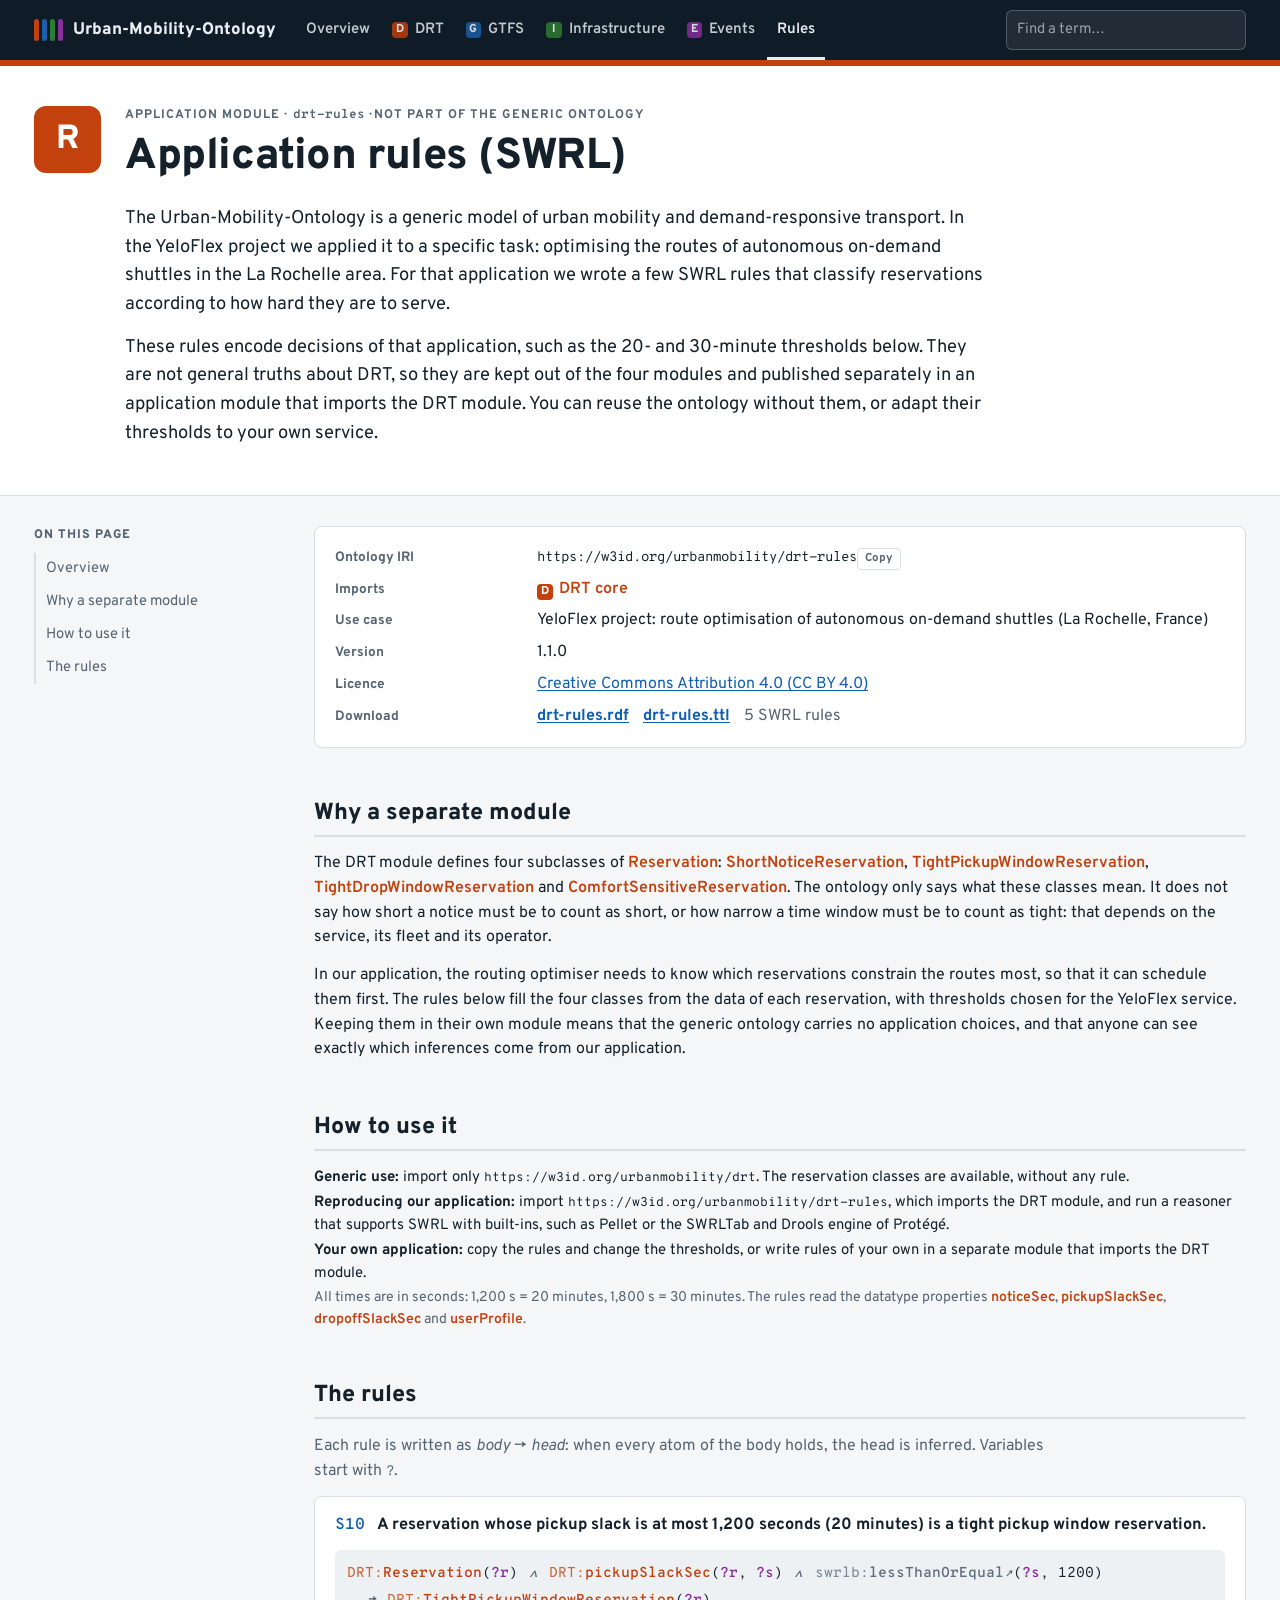
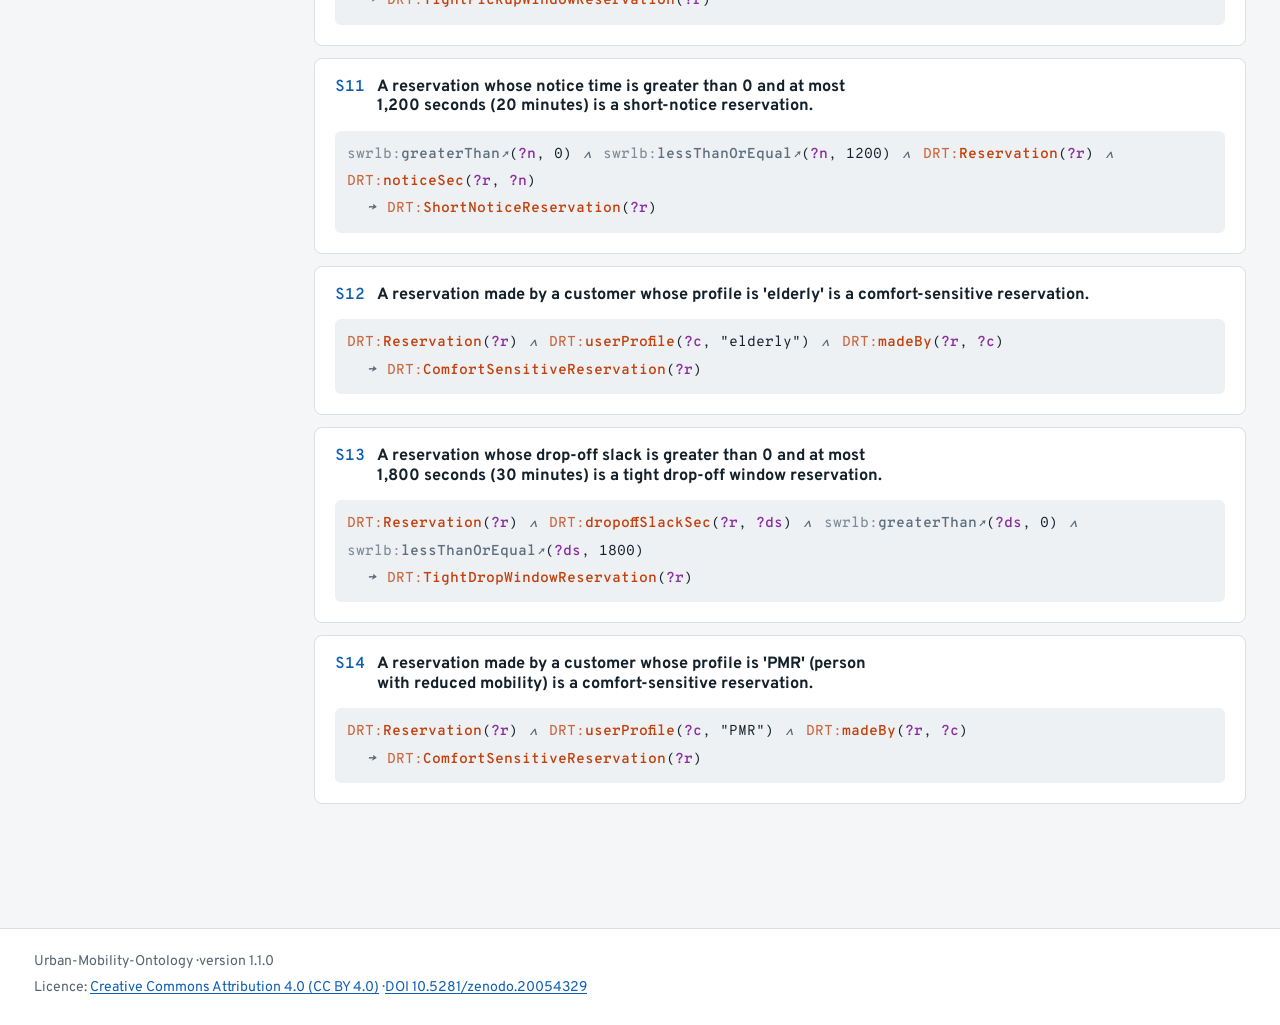
<file: rules.html>
<!DOCTYPE html>
<html lang="en">
<head>
<meta charset="utf-8">
<meta name="viewport" content="width=device-width, initial-scale=1">
<title>Application rules (SWRL) · Urban-Mobility-Ontology</title>
<meta name="description" content="SWRL rules used in the YeloFlex application of the Urban-Mobility-Ontology to classify DRT reservations before route optimisation.">
<link rel="preconnect" href="https://fonts.googleapis.com"><link rel="preconnect" href="https://fonts.gstatic.com" crossorigin><link href="https://fonts.googleapis.com/css2?family=Overpass:wght@400;500;600;700;800&family=Overpass+Mono:wght@400;600&display=swap" rel="stylesheet">
<link rel="stylesheet" href="assets/style.css">
</head>
<body class="rules-page m-drt">
<a class="skip" href="#main">Skip to content</a>
<header class="topbar">
  <div class="topbar-inner">
    <a class="brand" href="index.html"><span class="brand-lines" aria-hidden="true"><i class="m-drt"></i><i class="m-gtfs"></i><i class="m-infra"></i><i class="m-event"></i></span><span>Urban-Mobility-Ontology</span></a>
    <nav class="mainnav" aria-label="Documentation sections"><a href="index.html" class="">Overview</a><a href="drt.html" class="m-drt"><span class="line-badge m-drt xs" aria-hidden="true">D</span>DRT</a><a href="gtfs.html" class="m-gtfs"><span class="line-badge m-gtfs xs" aria-hidden="true">G</span>GTFS</a><a href="infrastructure.html" class="m-infra"><span class="line-badge m-infra xs" aria-hidden="true">I</span>Infrastructure</a><a href="event.html" class="m-event"><span class="line-badge m-event xs" aria-hidden="true">E</span>Events</a><a href="rules.html" class="active">Rules</a></nav>
    <div class="search" role="search">
      <label class="sr" for="q">Find a class or property</label>
      <input id="q" type="search" placeholder="Find a term…" autocomplete="off" spellcheck="false" aria-controls="q-results" aria-expanded="false">
      <ul id="q-results" class="q-results" role="listbox" hidden></ul>
    </div>
  </div>
</header>
<main id="main">

<section class="hero mod-hero m-drt" id="overview">
  <div class="wrap hero-grid">
    <span class="line-badge m-drt xl" aria-hidden="true">R</span>
    <div>
      <p class="eyebrow">Application module · <code>drt-rules</code> · not part of the generic ontology</p>
      <h1>Application rules (SWRL)</h1>
      <p class="lead">The Urban-Mobility-Ontology is a generic model of urban mobility and demand-responsive transport. In the YeloFlex project we applied it to a specific task: optimising the routes of autonomous on-demand shuttles in the La Rochelle area. For that application we wrote a few SWRL rules that classify reservations according to how hard they are to serve.</p>
      <p class="lead">These rules encode decisions of that application, such as the 20- and 30-minute thresholds below. They are not general truths about DRT, so they are kept out of the four modules and published separately in an application module that imports the DRT module. You can reuse the ontology without them, or adapt their thresholds to your own service.</p>
    </div>
  </div>
</section>
<div class="wrap with-side">
  <aside class="side"><nav aria-label="On this page"><p class="side-title">On this page</p><ol><li><a href="#overview">Overview</a></li><li><a href="#why">Why a separate module</a></li><li><a href="#use">How to use it</a></li><li><a href="#rules">The rules</a></li></ol></nav></aside>
  <div class="content">
    <section class="block meta-block"><dl class="facts"><dt>Ontology IRI</dt><dd><code>https://w3id.org/urbanmobility/drt-rules</code><button class="copy" type="button" data-copy="https://w3id.org/urbanmobility/drt-rules" aria-label="Copy https://w3id.org/urbanmobility/drt-rules">Copy</button></dd><dt>Imports</dt><dd><span class="imports"><span><a class="t m-drt" href="drt.html"><span class="line-badge m-drt xs" aria-hidden="true">D</span>DRT core</a></span></span></dd><dt>Use case</dt><dd>YeloFlex project: route optimisation of autonomous on-demand shuttles (La Rochelle, France)</dd><dt>Version</dt><dd>1.1.0</dd><dt>Licence</dt><dd><a href="https://creativecommons.org/licenses/by/4.0/">Creative Commons Attribution 4.0 (CC BY 4.0)</a></dd><dt>Download</dt><dd><a class="dl" href="ontology/drt-rules.rdf" download>drt-rules.rdf</a> <a class="dl" href="ontology/drt-rules.ttl" download>drt-rules.ttl</a> <span class="muted">5 SWRL rules</span></dd></dl></section>
    <section class="block" id="why"><h2>Why a separate module</h2>
      <p>The DRT module defines four subclasses of <a class="t k-c m-drt" href="drt.html#Reservation">Reservation</a>: <a class="t k-c m-drt" href="drt.html#ShortNoticeReservation">ShortNoticeReservation</a>, <a class="t k-c m-drt" href="drt.html#TightPickupWindowReservation">TightPickupWindowReservation</a>, <a class="t k-c m-drt" href="drt.html#TightDropWindowReservation">TightDropWindowReservation</a> and <a class="t k-c m-drt" href="drt.html#ComfortSensitiveReservation">ComfortSensitiveReservation</a>. The ontology only says what these classes mean. It does not say how short a notice must be to count as short, or how narrow a time window must be to count as tight: that depends on the service, its fleet and its operator.</p>
      <p>In our application, the routing optimiser needs to know which reservations constrain the routes most, so that it can schedule them first. The rules below fill the four classes from the data of each reservation, with thresholds chosen for the YeloFlex service. Keeping them in their own module means that the generic ontology carries no application choices, and that anyone can see exactly which inferences come from our application.</p>
    </section>
    <section class="block" id="use"><h2>How to use it</h2>
      <ul class="plain chain"><li><strong>Generic use:</strong> import only <code>https://w3id.org/urbanmobility/drt</code>. The reservation classes are available, without any rule.</li>
      <li><strong>Reproducing our application:</strong> import <code>https://w3id.org/urbanmobility/drt-rules</code>, which imports the DRT module, and run a reasoner that supports SWRL with built-ins, such as Pellet or the SWRLTab and Drools engine of Protégé.</li>
      <li><strong>Your own application:</strong> copy the rules and change the thresholds, or write rules of your own in a separate module that imports the DRT module.</li></ul>
      <p class="muted small">All times are in seconds: 1,200 s = 20 minutes, 1,800 s = 30 minutes. The rules read the datatype properties <a class="t k-dp m-drt" href="drt.html#noticeSec">noticeSec</a>, <a class="t k-dp m-drt" href="drt.html#pickupSlackSec">pickupSlackSec</a>, <a class="t k-dp m-drt" href="drt.html#dropoffSlackSec">dropoffSlackSec</a> and <a class="t k-dp m-drt" href="drt.html#userProfile">userProfile</a>.</p>
    </section>
    <section class="block" id="rules"><h2>The rules</h2><p class="sub">Each rule is written as <em>body → head</em>: when every atom of the body holds, the head is inferred. Variables start with <code>?</code>.</p>
      <article class="cq rule" id="S10"><header><span class="cq-id">S10</span><h3>A reservation whose pickup slack is at most 1,200 seconds (20 minutes) is a tight pickup window reservation.</h3></header><pre class="swrl"><code><a class="t k-c m-drt" href="drt.html#Reservation" title="DRT:Reservation: A booking for the on-demand transport service, made by a customer for one or more passengers. It…"><span class="pfx">DRT:</span>Reservation</a>(<span class="var">?r</span>) <span class="kw">∧</span> <a class="t k-dp m-drt" href="drt.html#pickupSlackSec" title="DRT:pickupSlackSec: Slack of the pickup time window, in seconds: the tolerance around the requested pickup time."><span class="pfx">DRT:</span>pickupSlackSec</a>(<span class="var">?r</span>, <span class="var">?s</span>) <span class="kw">∧</span> <a class="t ext" href="https://www.w3.org/submissions/SWRL/#8" target="_blank" rel="noopener"><span class="pfx">swrlb:</span>lessThanOrEqual<span class="ext-mark" aria-hidden="true">↗</span></a>(<span class="var">?s</span>, 1200)
  <span class="kw">→</span> <a class="t k-c m-drt" href="drt.html#TightPickupWindowReservation" title="DRT:TightPickupWindowReservation: A reservation with a narrow pickup time window: the passenger must be picked up within a short time…"><span class="pfx">DRT:</span>TightPickupWindowReservation</a>(<span class="var">?r</span>)</code></pre></article><article class="cq rule" id="S11"><header><span class="cq-id">S11</span><h3>A reservation whose notice time is greater than 0 and at most 1,200 seconds (20 minutes) is a short-notice reservation.</h3></header><pre class="swrl"><code><a class="t ext" href="https://www.w3.org/submissions/SWRL/#8" target="_blank" rel="noopener"><span class="pfx">swrlb:</span>greaterThan<span class="ext-mark" aria-hidden="true">↗</span></a>(<span class="var">?n</span>, 0) <span class="kw">∧</span> <a class="t ext" href="https://www.w3.org/submissions/SWRL/#8" target="_blank" rel="noopener"><span class="pfx">swrlb:</span>lessThanOrEqual<span class="ext-mark" aria-hidden="true">↗</span></a>(<span class="var">?n</span>, 1200) <span class="kw">∧</span> <a class="t k-c m-drt" href="drt.html#Reservation" title="DRT:Reservation: A booking for the on-demand transport service, made by a customer for one or more passengers. It…"><span class="pfx">DRT:</span>Reservation</a>(<span class="var">?r</span>) <span class="kw">∧</span> <a class="t k-dp m-drt" href="drt.html#noticeSec" title="DRT:noticeSec: Notice time, in seconds: the time between the creation of the request and the requested pickup time."><span class="pfx">DRT:</span>noticeSec</a>(<span class="var">?r</span>, <span class="var">?n</span>)
  <span class="kw">→</span> <a class="t k-c m-drt" href="drt.html#ShortNoticeReservation" title="DRT:ShortNoticeReservation: A reservation made with a short lead time between its creation and its requested pickup time. The…"><span class="pfx">DRT:</span>ShortNoticeReservation</a>(<span class="var">?r</span>)</code></pre></article><article class="cq rule" id="S12"><header><span class="cq-id">S12</span><h3>A reservation made by a customer whose profile is &#x27;elderly&#x27; is a comfort-sensitive reservation.</h3></header><pre class="swrl"><code><a class="t k-c m-drt" href="drt.html#Reservation" title="DRT:Reservation: A booking for the on-demand transport service, made by a customer for one or more passengers. It…"><span class="pfx">DRT:</span>Reservation</a>(<span class="var">?r</span>) <span class="kw">∧</span> <a class="t k-dp m-drt" href="drt.html#userProfile" title="DRT:userProfile: Profile of the customer used to adapt the service, for example PMR (person with reduced mobility)…"><span class="pfx">DRT:</span>userProfile</a>(<span class="var">?c</span>, "elderly") <span class="kw">∧</span> <a class="t k-op m-drt" href="drt.html#madeBy" title="DRT:madeBy: Links a reservation to the customer who made it."><span class="pfx">DRT:</span>madeBy</a>(<span class="var">?r</span>, <span class="var">?c</span>)
  <span class="kw">→</span> <a class="t k-c m-drt" href="drt.html#ComfortSensitiveReservation" title="DRT:ComfortSensitiveReservation: A reservation made for a user with a reduced-mobility (PMR) or elderly profile. Such reservations…"><span class="pfx">DRT:</span>ComfortSensitiveReservation</a>(<span class="var">?r</span>)</code></pre></article><article class="cq rule" id="S13"><header><span class="cq-id">S13</span><h3>A reservation whose drop-off slack is greater than 0 and at most 1,800 seconds (30 minutes) is a tight drop-off window reservation.</h3></header><pre class="swrl"><code><a class="t k-c m-drt" href="drt.html#Reservation" title="DRT:Reservation: A booking for the on-demand transport service, made by a customer for one or more passengers. It…"><span class="pfx">DRT:</span>Reservation</a>(<span class="var">?r</span>) <span class="kw">∧</span> <a class="t k-dp m-drt" href="drt.html#dropoffSlackSec" title="DRT:dropoffSlackSec: Slack of the drop-off time window, in seconds: the tolerance around the requested drop-off time."><span class="pfx">DRT:</span>dropoffSlackSec</a>(<span class="var">?r</span>, <span class="var">?ds</span>) <span class="kw">∧</span> <a class="t ext" href="https://www.w3.org/submissions/SWRL/#8" target="_blank" rel="noopener"><span class="pfx">swrlb:</span>greaterThan<span class="ext-mark" aria-hidden="true">↗</span></a>(<span class="var">?ds</span>, 0) <span class="kw">∧</span> <a class="t ext" href="https://www.w3.org/submissions/SWRL/#8" target="_blank" rel="noopener"><span class="pfx">swrlb:</span>lessThanOrEqual<span class="ext-mark" aria-hidden="true">↗</span></a>(<span class="var">?ds</span>, 1800)
  <span class="kw">→</span> <a class="t k-c m-drt" href="drt.html#TightDropWindowReservation" title="DRT:TightDropWindowReservation: A reservation with a narrow drop-off time window: the passenger must be dropped off within a short…"><span class="pfx">DRT:</span>TightDropWindowReservation</a>(<span class="var">?r</span>)</code></pre></article><article class="cq rule" id="S14"><header><span class="cq-id">S14</span><h3>A reservation made by a customer whose profile is &#x27;PMR&#x27; (person with reduced mobility) is a comfort-sensitive reservation.</h3></header><pre class="swrl"><code><a class="t k-c m-drt" href="drt.html#Reservation" title="DRT:Reservation: A booking for the on-demand transport service, made by a customer for one or more passengers. It…"><span class="pfx">DRT:</span>Reservation</a>(<span class="var">?r</span>) <span class="kw">∧</span> <a class="t k-dp m-drt" href="drt.html#userProfile" title="DRT:userProfile: Profile of the customer used to adapt the service, for example PMR (person with reduced mobility)…"><span class="pfx">DRT:</span>userProfile</a>(<span class="var">?c</span>, "PMR") <span class="kw">∧</span> <a class="t k-op m-drt" href="drt.html#madeBy" title="DRT:madeBy: Links a reservation to the customer who made it."><span class="pfx">DRT:</span>madeBy</a>(<span class="var">?r</span>, <span class="var">?c</span>)
  <span class="kw">→</span> <a class="t k-c m-drt" href="drt.html#ComfortSensitiveReservation" title="DRT:ComfortSensitiveReservation: A reservation made for a user with a reduced-mobility (PMR) or elderly profile. Such reservations…"><span class="pfx">DRT:</span>ComfortSensitiveReservation</a>(<span class="var">?r</span>)</code></pre></article>
    </section>
  </div>
</div>
</main>
<footer class="foot">
  <div class="foot-inner">
    <p>Urban-Mobility-Ontology · version 1.1.0</p>
    <p>Licence: <a href="https://creativecommons.org/licenses/by/4.0/">Creative Commons Attribution 4.0 (CC BY 4.0)</a> · <a href="https://doi.org/10.5281/zenodo.20054329">DOI 10.5281/zenodo.20054329</a></p>
  </div>
</footer>
<script src="assets/terms.js"></script>
<script src="assets/site.js"></script>
</body>
</html>
</file>
<file: assets/style.css>
/* DRT Ontology documentation.
   Layout idea: a dark top bar with one colour per module, like the lines of a transit map;
   reference pages = sticky contents on the left, one linkable entry per term on the right. */
:root {
  --bg: #f4f6f8;
  --surface: #ffffff;
  --surface-2: #eef1f4;
  --ink: #14212b;
  --muted: #566573;
  --line: #d9dfe5;
  --accent: #0f5fb3;
  --bar: #0f1b26;
  --bar-ink: #e9eef3;
  --edge: #8795a1;
  --drt: #c2410c;   --drt-soft: #fdeee6;
  --gtfs: #1d5fa8;  --gtfs-soft: #e8f0fa;
  --infra: #2f7d32; --infra-soft: #e9f4ea;
  --event: #8a2f9e; --event-soft: #f5ebf8;
  --std: #5f6f80;   --std-soft: #eef1f5;
  --warn: #7a5000;  --warn-soft: #fff1c9;
  --alert: #b42318; --alert-soft: #fde8e6;
  --code-bg: #0f1b26; --code-ink: #e6edf3;
  --font-display: "Overpass", "Segoe UI", system-ui, -apple-system, sans-serif;
  --font-body: "Overpass", "Segoe UI", system-ui, -apple-system, sans-serif;
  --font-mono: "Overpass Mono", ui-monospace, "SFMono-Regular", Menlo, Consolas, monospace;
  --radius: 8px;
  --mod: var(--accent);
  --mod-soft: var(--surface-2);
  color-scheme: light;
}
@media (prefers-color-scheme: dark) {
  :root:not([data-theme="light"]) {
    --bg: #0e151b; --surface: #141e26; --surface-2: #1b2732; --ink: #e4eaf0; --muted: #9eacb9; --line: #2a3945;
    --accent: #74b4ff; --bar: #080e13; --bar-ink: #e4eaf0; --edge: #7f8e9b;
    --drt: #ff8f5a; --drt-soft: #3a2116; --gtfs: #79b3f5; --gtfs-soft: #16283d; --infra: #78c47d; --infra-soft: #18301c;
    --event: #d595e6; --event-soft: #311d38; --std: #a3b1be; --std-soft: #1f2a34;
    --warn: #f2c35c; --warn-soft: #3a2d0c; --alert: #ff8a7f; --alert-soft: #3d1a17; --code-bg: #0a1117; --code-ink: #e6edf3;
    color-scheme: dark;
  }
}
:root[data-theme="dark"] {
  --bg: #0e151b; --surface: #141e26; --surface-2: #1b2732; --ink: #e4eaf0; --muted: #9eacb9; --line: #2a3945;
  --accent: #74b4ff; --bar: #080e13; --bar-ink: #e4eaf0; --edge: #7f8e9b;
  --drt: #ff8f5a; --drt-soft: #3a2116; --gtfs: #79b3f5; --gtfs-soft: #16283d; --infra: #78c47d; --infra-soft: #18301c;
  --event: #d595e6; --event-soft: #311d38; --std: #a3b1be; --std-soft: #1f2a34;
  --warn: #f2c35c; --warn-soft: #3a2d0c; --alert: #ff8a7f; --alert-soft: #3d1a17; --code-bg: #0a1117; --code-ink: #e6edf3;
  color-scheme: dark;
}

.m-drt { --mod: var(--drt); --mod-soft: var(--drt-soft); }
.m-gtfs { --mod: var(--gtfs); --mod-soft: var(--gtfs-soft); }
.m-infra { --mod: var(--infra); --mod-soft: var(--infra-soft); }
.m-event { --mod: var(--event); --mod-soft: var(--event-soft); }

* { box-sizing: border-box; }
html { scroll-padding-top: 84px; -webkit-text-size-adjust: 100%; }
body { margin: 0; background: var(--bg); color: var(--ink); font-family: var(--font-body); font-size: 16px; line-height: 1.55; }
a { color: var(--accent); text-underline-offset: 2px; }
code, pre, kbd { font-family: var(--font-mono); }
code { font-size: .86em; overflow-wrap: anywhere; }
h1, h2, h3 { font-family: var(--font-display); line-height: 1.2; text-wrap: balance; margin: 0 0 .5em; }
h1 { font-size: clamp(1.9rem, 1.3rem + 2vw, 2.7rem); font-weight: 800; letter-spacing: -.01em; }
h2 { font-size: 1.45rem; font-weight: 800; }
h3 { font-size: 1.08rem; font-weight: 700; }
p { margin: 0 0 .8em; }
img, svg { max-width: 100%; }
:focus-visible { outline: 3px solid var(--accent); outline-offset: 2px; border-radius: 3px; }
.sr { position: absolute; width: 1px; height: 1px; overflow: hidden; clip: rect(0 0 0 0); white-space: nowrap; }
.skip { position: absolute; left: -999px; top: 8px; z-index: 100; background: var(--surface); padding: 8px 12px; }
.skip:focus { left: 8px; }
.muted { color: var(--muted); }
.small { font-size: .88rem; }
.num { font-variant-numeric: tabular-nums; }
.wrap { max-width: 1260px; margin: 0 auto; padding: 0 24px; }

/* ---------- top bar ---------- */
.topbar { position: sticky; top: 0; z-index: 50; background: var(--bar); color: var(--bar-ink); }
.topbar-inner { max-width: 1260px; margin: 0 auto; padding: 0 24px; display: flex; align-items: center; gap: 20px; min-height: 60px; flex-wrap: wrap; }
.brand { display: inline-flex; align-items: center; gap: 10px; color: var(--bar-ink); text-decoration: none; font-family: var(--font-display); font-weight: 800; font-size: 1.05rem; white-space: nowrap; }
.brand-lines { display: inline-flex; gap: 3px; height: 22px; align-items: stretch; }
.brand-lines i { width: 5px; border-radius: 3px; background: var(--mod); }
.mainnav { display: flex; gap: 2px; flex-wrap: wrap; flex: 1; }
.mainnav a { display: inline-flex; align-items: center; gap: 7px; color: var(--bar-ink); opacity: .82; text-decoration: none; padding: 18px 10px 15px; border-bottom: 3px solid transparent; font-size: .93rem; font-weight: 600; }
.mainnav a:hover { opacity: 1; }
.mainnav a.active { opacity: 1; border-bottom-color: var(--mod); }
.mainnav a:not([class*="m-"]).active { border-bottom-color: var(--bar-ink); }
.search { position: relative; }
.search input { width: 240px; max-width: 60vw; background: rgba(255,255,255,.08); color: var(--bar-ink); border: 1px solid rgba(255,255,255,.22); border-radius: 6px; padding: 8px 10px; font: inherit; font-size: .92rem; }
.search input::placeholder { color: rgba(233,238,243,.6); }
.q-results { position: absolute; right: 0; top: calc(100% + 6px); width: min(460px, 92vw); max-height: 65vh; overflow: auto; margin: 0; padding: 6px; list-style: none;
  background: var(--surface); color: var(--ink); border: 1px solid var(--line); border-radius: 10px; box-shadow: 0 14px 36px rgba(0,0,0,.22); }
.q-results a { display: grid; grid-template-columns: 1fr auto; gap: 0 10px; padding: 8px 10px; border-radius: 6px; color: var(--ink); text-decoration: none; border-left: 3px solid var(--mod); }
.q-results li.sel a, .q-results a:hover { background: var(--surface-2); }
.q-name { font-family: var(--font-mono); font-weight: 600; font-size: .88rem; color: var(--mod); overflow-wrap: anywhere; }
.q-meta { font-size: .75rem; color: var(--muted); white-space: nowrap; }
.q-desc { grid-column: 1 / -1; font-size: .82rem; color: var(--muted); }
.q-empty { padding: 10px; color: var(--muted); font-size: .9rem; }

/* ---------- line badges (one colour per module) ---------- */
.line-badge { display: inline-flex; align-items: center; justify-content: center; width: 1.7em; height: 1.7em; border-radius: 6px; background: var(--mod); color: #fff;
  font-family: var(--font-display); font-weight: 800; line-height: 1; flex: none; }
.line-badge.xs { width: 1.35em; height: 1.35em; font-size: .72rem; border-radius: 4px; margin-right: 6px; vertical-align: -.15em; }
.mainnav .line-badge.xs { margin-right: 0; }
.line-badge.lg { width: 2.6rem; height: 2.6rem; font-size: 1.3rem; border-radius: 8px; }
.line-badge.xl { width: 4.2rem; height: 4.2rem; font-size: 2.1rem; border-radius: 12px; }
:root[data-theme="dark"] .line-badge { color: #0e151b; }
@media (prefers-color-scheme: dark) { :root:not([data-theme="light"]) .line-badge { color: #0e151b; } }

/* ---------- heroes ---------- */
.hero { background: var(--surface); border-bottom: 1px solid var(--line); padding: 40px 0 32px; }
.mod-hero { border-top: 6px solid var(--mod); }
.hero-grid { display: grid; grid-template-columns: auto minmax(0, 1fr); gap: 24px; align-items: start; }
.hero p { max-width: 72ch; }
.eyebrow code { text-transform: none; letter-spacing: 0; font-size: 1em; }
.eyebrow { text-transform: uppercase; letter-spacing: .08em; font-size: .78rem; font-weight: 700; color: var(--muted); margin-bottom: .4rem; }
.lead { font-size: 1.15rem; }
.home-hero .lines { display: grid; gap: 5px; width: 120px; margin-bottom: 18px; }
.home-hero .lines i { height: 5px; border-radius: 3px; background: var(--mod); }
.home-hero .lines i:nth-child(2) { width: 82%; } .home-hero .lines i:nth-child(3) { width: 64%; } .home-hero .lines i:nth-child(4) { width: 46%; }
.actions { display: flex; flex-wrap: wrap; gap: 10px; margin: 18px 0 22px; }
.btn { display: inline-block; padding: 9px 16px; border-radius: 6px; border: 1px solid var(--line); background: var(--surface); color: var(--ink); text-decoration: none; font-weight: 700; font-size: .95rem; }
.btn:hover { border-color: var(--ink); }
.btn.primary { background: var(--ink); color: var(--surface); border-color: var(--ink); }
.authors { display: flex; flex-wrap: wrap; gap: 6px 36px; font-size: .92rem; }
.au-list, .aff-list { list-style: none; padding: 0; margin: 0; }
.au-list li { display: inline; margin-right: 18px; }
.au { font-weight: 700; }
.orcid { font-size: .8rem; color: var(--muted); margin-left: 4px; }
.aff-list { color: var(--muted); font-size: .85rem; }

/* ---------- page grid ---------- */
.with-side { display: grid; grid-template-columns: 236px minmax(0, 1fr); gap: 44px; align-items: start; padding-top: 30px; padding-bottom: 72px; }
.side { position: sticky; top: 84px; max-height: calc(100vh - 100px); overflow: auto; font-size: .92rem; }
.side-title { font-weight: 800; font-size: .78rem; text-transform: uppercase; letter-spacing: .08em; color: var(--muted); margin-bottom: .5rem; }
.side ol { list-style: none; padding: 0; margin: 0 0 14px; }
.side a { display: block; padding: 5px 10px; border-left: 2px solid var(--line); color: var(--muted); text-decoration: none; }
.side a:hover { color: var(--ink); border-left-color: var(--mod); }
.filter { width: 100%; padding: 8px 10px; border: 1px solid var(--line); border-radius: 6px; background: var(--surface); color: var(--ink); font: inherit; font-size: .9rem; }
.content { min-width: 0; }
.block { margin: 0 0 52px; }
.block > h2 { padding-bottom: .45rem; border-bottom: 2px solid var(--line); margin-bottom: .9rem; }
.block h3 { margin-top: 1.4em; }
.sub { color: var(--muted); max-width: 75ch; }
.count { font-size: .8rem; font-weight: 700; color: var(--muted); background: var(--surface-2); border-radius: 999px; padding: 2px 9px; vertical-align: .2em; margin-left: 4px; }

/* ---------- metadata ---------- */
.meta-block { background: var(--surface); border: 1px solid var(--line); border-radius: var(--radius); padding: 18px 20px; }
.figures { display: flex; flex-wrap: wrap; gap: 8px 26px; list-style: none; padding: 14px 0 0; margin: 14px 0 0; border-top: 1px solid var(--line); color: var(--muted); }
.figures .num { font-weight: 800; font-size: 1.2rem; color: var(--ink); margin-right: 2px; }
.imports { display: flex; flex-wrap: wrap; gap: 4px 16px; }
.dl { display: inline-block; font-weight: 700; margin-right: 10px; }

/* ---------- terms ---------- */
.t { text-decoration: none; border-bottom: 1px solid transparent; font-weight: 600; overflow-wrap: anywhere; }
.t:hover { border-bottom-color: currentColor; }
.t.m-drt, .t.m-gtfs, .t.m-infra, .t.m-event { color: var(--mod); }
.t.ext { color: var(--std); }
.t.unk { color: var(--muted); font-weight: 500; }
.pfx { font-weight: 500; opacity: .78; }
.ext-mark { font-size: .78em; margin-left: 2px; }
.term { background: var(--surface); border: 1px solid var(--line); border-left: 4px solid var(--mod); border-radius: var(--radius); padding: 16px 20px 18px; margin: 14px 0; scroll-margin-top: 84px; }
.term:target { box-shadow: 0 0 0 3px color-mix(in srgb, var(--mod) 30%, transparent); }
.term-head { display: flex; flex-wrap: wrap; align-items: baseline; gap: 6px 12px; }
.term-head h3 { margin: 0; font-size: 1.22rem; font-weight: 800; }
.term-head h3 a { color: var(--ink); text-decoration: none; overflow-wrap: anywhere; }
.term-head h3 a:hover { text-decoration: underline; }
.kind { font-size: .7rem; font-weight: 800; letter-spacing: .06em; text-transform: uppercase; padding: 3px 8px; border-radius: 999px; background: var(--surface-2); color: var(--muted); }
.kind.k-c { background: var(--mod-soft); color: var(--mod); }
.kind.k-op { border: 1px solid var(--mod); color: var(--mod); background: transparent; }
.kind.k-dp { border: 1px dashed var(--mod); color: var(--mod); background: transparent; }
.iri { display: flex; align-items: center; gap: 8px; color: var(--muted); font-size: .9rem; margin: 6px 0 8px; }
.iri code { overflow-wrap: anywhere; }
.copy { font: inherit; font-size: .72rem; font-weight: 700; color: var(--muted); background: transparent; border: 1px solid var(--line); border-radius: 4px; padding: 1px 7px; cursor: pointer; flex: none; }
.copy:hover { color: var(--ink); border-color: var(--ink); }
.desc { max-width: 78ch; font-size: 1rem; }
.facts { display: grid; grid-template-columns: 11.5rem minmax(0, 1fr); gap: 7px 18px; margin: 10px 0 0; padding-top: 12px; border-top: 1px dashed var(--line); }
.facts dt { color: var(--muted); font-size: .85rem; font-weight: 700; padding-top: 2px; }
.facts dd { margin: 0; min-width: 0; }
.meta-block .facts { border-top: 0; padding-top: 0; margin-top: 0; }
.plain { list-style: none; padding: 0; margin: 0; }
.plain li { margin: 2px 0; }
.arrow { color: var(--muted); margin: 0 3px; }
.kw { color: var(--muted); font-style: italic; font-weight: 500; }
.lit { font-family: var(--font-mono); font-size: .86em; color: var(--infra); }
.src-note { font-size: .78rem; color: var(--muted); font-style: italic; margin-left: 6px; }
.chip { display: inline-block; font-size: .76rem; font-weight: 700; padding: 1px 8px; border-radius: 999px; border: 1px solid var(--line); background: var(--surface-2); color: var(--ink); text-decoration: none; margin: 1px 2px 1px 0; }
.chip.rule { color: var(--drt); border-color: currentColor; background: transparent; font-family: var(--font-mono); }
.chip.rule:hover { background: var(--drt-soft); }
.chip.pd { background: var(--warn-soft); color: var(--warn); border-color: transparent; }
.chip.gran { background: var(--infra-soft); color: var(--infra); border-color: transparent; }
.chip.char { background: transparent; }
.val { background: var(--surface-2); border-radius: 4px; padding: 1px 6px; margin: 0 4px 4px 0; display: inline-block; }
.tbl-wrap { overflow-x: auto; }
table { border-collapse: collapse; width: 100%; font-size: .92rem; }
th, td { text-align: left; padding: 8px 10px; border-bottom: 1px solid var(--line); vertical-align: top; }
thead th { font-size: .8rem; text-transform: uppercase; letter-spacing: .05em; color: var(--muted); border-bottom-width: 2px; }
td.num, th.num { text-align: right; font-variant-numeric: tabular-nums; }
tr.total th, tr.total td { font-weight: 800; border-bottom: 0; }
table.attrs { font-size: .88rem; min-width: 600px; }
table.attrs td:first-child, table.attrs td:nth-child(2) { white-space: nowrap; }
table.attrs td:nth-child(2) .t { overflow-wrap: normal; }
table.attrs th, table.attrs td { padding: 6px 10px; }
table.stats td.num { min-width: 5.5rem; }
.chips .t { display: inline-block; margin: 0 8px 4px 0; }

/* ---------- index of terms ---------- */
.xref-group h3 { margin: 1.1em 0 .5em; font-size: 1rem; }
.xref { list-style: none; padding: 0; margin: 0; display: flex; flex-wrap: wrap; gap: 4px 14px; }
.xref li { font-size: .93rem; }

/* ---------- diagrams ---------- */
.diagram { margin: 0; }
.diagram-scroll { overflow-x: auto; background: var(--surface); border: 1px solid var(--line); border-radius: var(--radius); padding: 14px; }
.dg { display: block; width: 100%; height: auto; }
.diagram figcaption { color: var(--muted); font-size: .88rem; margin-top: 8px; max-width: 90ch; }
.dg text { font-family: var(--font-body); fill: var(--ink); }
.dg text[font-size="10.00"] { fill: var(--muted); }
.dg .node path, .dg .node polygon { fill: var(--surface); stroke: var(--std); }
.dg .node.own path, .dg .node.own polygon { fill: var(--mod-soft); stroke: var(--mod); }
.dg .node.feature path + path { fill: none; }
.dg .node.xmod path, .dg .node.xmod polygon { fill: var(--surface); stroke: var(--mod); }
.dg .node.ext path, .dg .node.ext polygon { fill: var(--std-soft); stroke: var(--std); }
.dg .node.state path, .dg .node.state polygon { fill: var(--alert-soft); stroke: var(--alert); }
.dg .edge path { stroke: var(--edge); }
.dg .edge polygon { fill: var(--edge); stroke: var(--edge); }
.dg .edge.sub polygon { fill: var(--surface); }
.dg .edge text { fill: var(--muted); }
.dg .edge.rule path { stroke: var(--alert); }
.dg .edge.rule polygon { fill: var(--alert); stroke: var(--alert); }
.dg .edge.rule text { fill: var(--alert); }
.dg .cluster path, .dg .cluster polygon { fill: none; stroke: var(--mod); }
.dg .cluster.m-std path, .dg .cluster.m-std polygon { stroke: var(--std); }
.dg .cluster text { fill: var(--mod); }
.dg .cluster.m-std text { fill: var(--std); }
.dg a:hover path, .dg a:focus path { stroke-width: 2.4px; }
.dg a:hover text { text-decoration: underline; }
.legend { display: flex; flex-wrap: wrap; gap: 6px 22px; list-style: none; padding: 0; margin: 10px 0 0; font-size: .85rem; color: var(--muted); }
.legend .lg { display: inline-block; vertical-align: -2px; margin-right: 6px; }
.legend .lg.box { width: 22px; height: 13px; border-radius: 4px; border: 1.5px solid var(--mod); background: var(--mod-soft); }
.legend .lg.box.dashed { border-style: dashed; background: var(--surface); border-color: var(--std); }
.legend .lg.box.double { border: 3px double var(--mod); }
.legend .lg.arrow { width: 26px; height: 0; border-top: 1.5px solid var(--edge); position: relative; vertical-align: 3px; }
.legend .lg.arrow::after { content: ""; position: absolute; right: -2px; top: -5px; border: 4px solid transparent; border-left: 7px solid var(--edge); }
.legend .lg.arrow.hollow::after { border-left-color: var(--edge); filter: none; }
.legend .lg.arrow.hollow { border-top-style: solid; }

/* ---------- overview ---------- */
.mod-grid { display: grid; grid-template-columns: repeat(auto-fit, minmax(270px, 1fr)); gap: 16px; }
.band { padding: 34px 0 0; }
.band .block { margin-bottom: 44px; }
.narrow p { max-width: 80ch; }
.diagram-inner { margin: 0 auto; }
.tree, .tree ul { list-style: none; margin: 0; padding: 0; }
.tree ul { margin-left: 10px; padding-left: 16px; border-left: 1px solid var(--line); }
.tree li { margin: 3px 0; }
.tree li li::before { content: ""; display: inline-block; width: 10px; border-top: 1px solid var(--line); vertical-align: middle; margin: 0 6px 0 -16px; }
.sup-ext { color: var(--muted); font-size: .88rem; margin-left: 6px; }
.mod-card { display: grid; grid-template-columns: auto minmax(0, 1fr); gap: 16px; padding: 18px 18px 16px; background: var(--surface); border: 1px solid var(--line); border-top: 5px solid var(--mod); border-radius: var(--radius); color: var(--ink); text-decoration: none; }
.mod-card:hover { border-color: var(--mod); }
.mod-card h3 { margin: 0 0 4px; font-size: 1.15rem; }
.mod-card p { margin: 0 0 6px; font-size: .94rem; }
.pfx-line { color: var(--muted); font-size: .85rem; }
.mod-count { color: var(--muted); }
.go { font-weight: 700; color: var(--mod); font-size: .92rem; }
.cq { background: var(--surface); border: 1px solid var(--line); border-radius: var(--radius); padding: 16px 20px; margin: 12px 0; }
.cq header { display: flex; gap: 12px; align-items: baseline; }
.cq h3 { margin: 0 0 6px; font-size: 1.02rem; }
.cq-id { font-family: var(--font-mono); font-weight: 600; color: var(--accent); flex: none; }
.chain li { font-size: .93rem; }
details.sparql { margin-top: 10px; }
details.sparql summary { cursor: pointer; font-weight: 700; color: var(--accent); }
pre { background: var(--code-bg); color: var(--code-ink); padding: 14px 16px; border-radius: 8px; overflow-x: auto; font-size: .8rem; line-height: 1.6; margin: 10px 0; }
pre code { font-size: inherit; overflow-wrap: normal; }
pre .c { color: #8fa1b3; } pre .k { color: #ffb86b; } pre .s { color: #a8dca9; } pre .d { color: #9cc8f5; }
ul.axioms li { margin: 6px 0; }

/* ---------- rules ---------- */
.rule-card { background: var(--surface); border: 1px solid var(--line); border-radius: var(--radius); padding: 16px 20px; margin: 14px 0; scroll-margin-top: 84px; }
.rule-card:target { box-shadow: 0 0 0 3px color-mix(in srgb, var(--drt) 30%, transparent); }
.rule-card header { display: flex; align-items: baseline; gap: 12px; }
.rule-card h3 { margin: 0 0 6px; }
.rule-id { font-family: var(--font-mono); font-weight: 600; color: var(--drt); text-decoration: none; border: 1.5px solid currentColor; border-radius: 6px; padding: 0 7px; }
.swrl { font-family: var(--font-mono); font-size: .83rem; background: var(--surface-2); padding: 10px 12px; border-radius: 6px; overflow-x: auto; line-height: 2; margin: 8px 0 4px; }
.swrl .t { font-weight: 600; }
.swrl .var { color: var(--event); }
.swrl .and { color: var(--muted); margin: 0 2px; }
.swrl .imp { color: var(--alert); font-weight: 800; margin: 0 6px; }
.swrl .op-sym { color: var(--ink); text-decoration: none; font-weight: 800; }
.rule-list { list-style: none; padding: 0; columns: 2; }
.rule-list li { margin: 4px 0; break-inside: avoid; }

/* ---------- footer ---------- */
.foot { background: var(--surface); border-top: 1px solid var(--line); color: var(--muted); font-size: .88rem; }
.foot-inner { max-width: 1260px; margin: 0 auto; padding: 22px 24px; }
.foot p { margin: 0 0 4px; }

/* ---------- narrow screens ---------- */
@media (max-width: 960px) {
  .with-side { grid-template-columns: minmax(0, 1fr); gap: 20px; }
  .side { position: static; max-height: none; }
  .side ol { columns: 2; }
}
@media (max-width: 640px) {
  html { scroll-padding-top: 12px; }
  .topbar { position: static; }
  .topbar-inner { padding: 8px 16px 0; gap: 8px; }
  .mainnav { flex-wrap: nowrap; overflow-x: auto; flex: 1 1 100%; order: 3; scrollbar-width: none; }
  .mainnav a { white-space: nowrap; }
  .term, .rule-card { scroll-margin-top: 12px; }
  .wrap { padding: 0 16px; }
  .facts { grid-template-columns: minmax(0, 1fr); gap: 2px; }
  .facts dd { margin-bottom: 8px; }
  .hero-grid { grid-template-columns: minmax(0, 1fr); }
  .search input { width: 100%; max-width: none; }
  .search { flex: 1 1 100%; padding-bottom: 10px; }
  .mainnav a { padding: 12px 8px 10px; }
  .side ol { columns: 1; }
  .rule-list { columns: 1; }
}
@media (prefers-reduced-motion: no-preference) {
  .term:target, .rule-card:target { animation: flash 1.2s ease-out 1; }
  @keyframes flash { from { background: var(--mod-soft); } to { background: var(--surface); } }
}

/* ---- version 2: reuse tables, reused ontologies, rule results, knowledge graph ---- */
h4 { font-size: 1rem; margin: 1.3em 0 .4em; }
.mod-card h3 a { color: inherit; text-decoration: none; }
.mod-card h3 a:hover { text-decoration: underline; }
.mod-card .go { display: inline-block; margin-top: 4px; font-weight: 700; color: var(--mod); text-decoration: none; }
.mod-card .go:hover { text-decoration: underline; }
.mod-reuse { font-size: .88rem; color: var(--muted); }
.mod-reuse .t { font-weight: 600; }
.ns-small { font-size: .74rem; color: var(--muted); word-break: break-all; }
.q-list { list-style: none; padding: 0; margin: .4em 0 0; }
.q-list li { margin: .35em 0; padding-left: 3.2em; text-indent: -3.2em; }
.q-list a { font-family: var(--font-mono); font-weight: 600; margin-right: .6em; text-decoration: none; }
table.reuse-t th[scope=row] { vertical-align: top; min-width: 9em; background: var(--surface-2); }
table.reuse-t td { vertical-align: top; }
table.reuse-t td.term-c { white-space: nowrap; }
.how { display: inline-block; font-size: .78rem; font-weight: 700; color: var(--muted); text-transform: uppercase; letter-spacing: .02em; margin-right: 4px; }
table.kg th[scope=row] { white-space: nowrap; vertical-align: top; width: 1%; }
td.kgc { line-height: 1.9; }
td.kgc .t { margin-left: 10px; }
td.kgc .t:first-child { margin-left: 0; }
td.kgc .num { font-weight: 700; margin-left: 3px; }
table.dtx td, table.dtx th { vertical-align: top; }
.std-card { background: var(--surface); border: 1px solid var(--line); border-left: 4px solid var(--std); border-radius: var(--radius); padding: 14px 20px 6px; margin: 14px 0; }
.std-card header { display: flex; align-items: baseline; gap: 12px; flex-wrap: wrap; }
.std-card h3 { margin: 0 0 6px; }
.std-card h3 a { color: var(--ink); }
.pfx-tag code { font-weight: 700; color: var(--std); }
.result { border-radius: 6px; padding: 8px 12px; margin: 10px 0 2px; font-size: .92rem; }
.result p { margin: 0 0 4px; }
.result.ok { background: var(--infra-soft); }
.result.none { background: var(--surface-2); color: var(--muted); }
.result.none strong { color: var(--ink); }
ul.ex { margin: 0; font-size: .86rem; }
ul.ex code { font-size: .82rem; }
.note { background: var(--warn-soft); color: var(--ink); border-radius: 6px; padding: 8px 12px; font-size: .92rem; }
.legend .lg.box.dashed.mod { border-color: var(--drt); }
.legend .lg.box.dotted { border-style: dotted; background: var(--surface); border-color: var(--edge); }
.legend .lg.arrow.grey { border-top-color: #a3adb8; }
.legend .lg.arrow.grey::after { border-left-color: #a3adb8; }
.legend .lg.arrow.dashed { border-top-style: dashed; }
.dg .edge.std path { stroke: #a3adb8; }
.dg .edge.std polygon { fill: #a3adb8; stroke: #a3adb8; }
.dg .edge.std text { fill: #7b8794; }
.dg .node.union path, .dg .node.union polygon { fill: var(--surface); stroke: var(--edge); }
.dg .node.union text { fill: var(--muted); }
:root[data-theme="dark"] .dg .edge.std path { stroke: #6f7c88; }
@media (max-width: 760px) {
  table.reuse-t td.term-c { white-space: normal; }
  .q-list li { padding-left: 0; text-indent: 0; }
}
.legend .lg.arrow.hollow::after { content: "▷"; border: 0; top: -9px; right: -7px; font-size: 11px; line-height: 1; color: var(--edge); background: none; }
table.ns td:first-child { white-space: nowrap; }
table.dtx th[scope=row], table.dtx td:first-child { white-space: nowrap; }
.pfx-line .ns-small { display: block; margin-top: 2px; }
.std-card .use { margin: 6px 0; }

/* v2.2: bulleted list in a module description (granularity levels), Dtx row of the reuse table */
.hero .desc-list { max-width: 72ch; margin: 0 0 1em; padding-left: 1.3em; }
.hero .desc-list li { margin: 0 0 .45em; }
.hero .desc-list li::marker { color: var(--mod); }
.dtx-line { margin: 0 0 .45em; }
.dtx-line:last-child { margin-bottom: 0; }
.dtx-line .t { white-space: nowrap; }
.dtx-line strong { display: block; font-size: .85rem; margin-bottom: 2px; }
.dtx-type { display: inline-block; margin: 0 10px 4px 0; white-space: nowrap; }
.dtx-type .t { margin-right: 4px !important; }
.dtx-type .muted { font-size: .82rem; }
.mod-reuse .t .line-badge { margin-right: 4px; vertical-align: -2px; }
.mod-reuse a.t:not(.ext) { white-space: nowrap; }

/* v2.5: space between "prefix" and the prefix itself (kept when the page is translated by the browser) */
.pfx-line > code:first-of-type, .eyebrow code { margin-left: .3em; }

/* SWRL rules page */
pre.swrl{white-space:pre-wrap;line-height:1.9}
pre.swrl code{color:#14212b;font-size:.9rem}
pre.swrl .var{color:#8a2f9e;font-weight:600}
pre.swrl .kw{color:#5a6977;margin:0 .15em}
</file>
